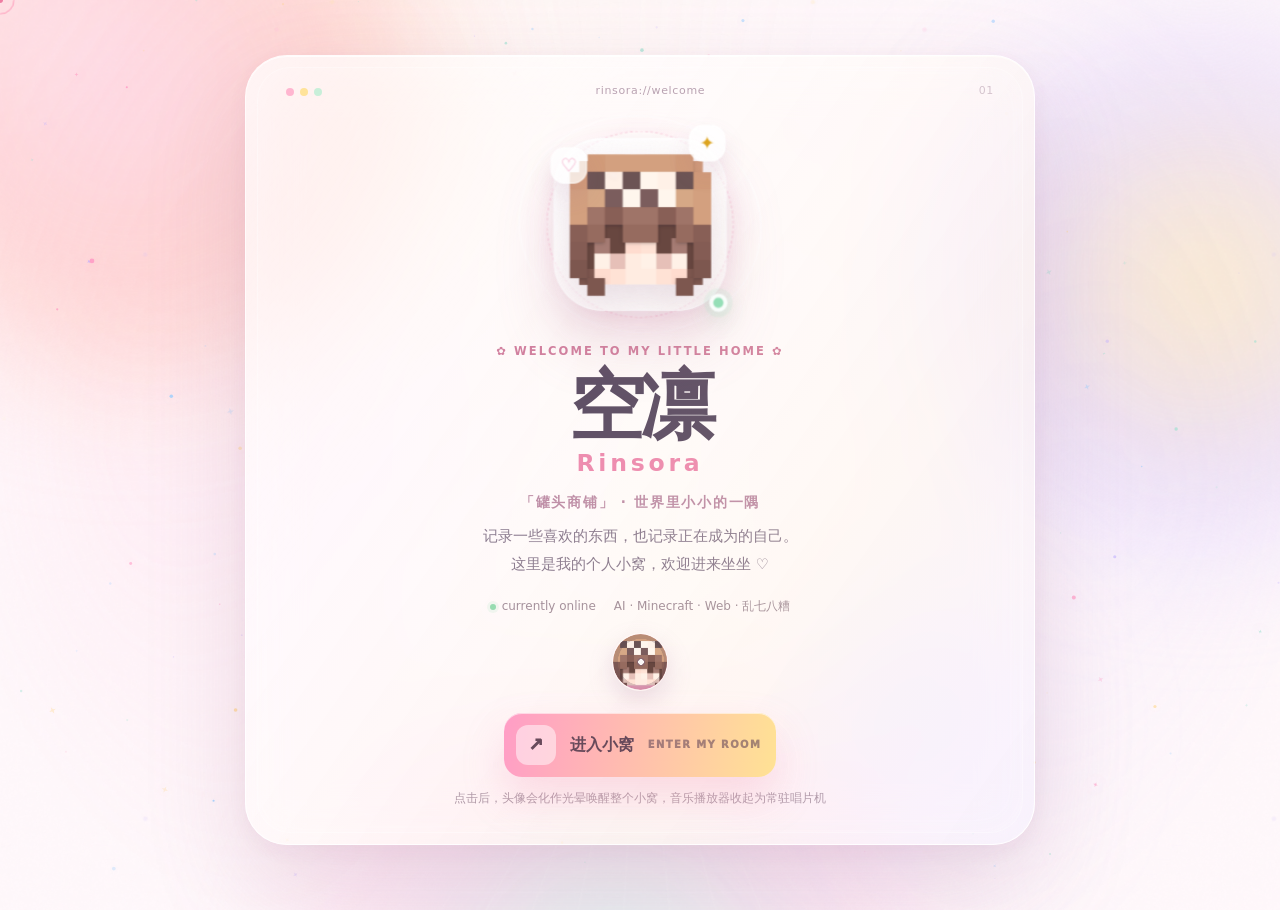
<file: index.html>
<!doctype html>
<html lang="zh-CN">
<head>
  <meta charset="utf-8">
  <meta name="viewport" content="width=device-width,initial-scale=1,viewport-fit=cover">
<!-- Home 2.0 public rollout. Preview controls remain explicit on local origins.
     ?classic=1 is the instant classic-mode fallback and is never rewritten. -->
<script>
(() => {
  const q = new URLSearchParams(location.search);
  const publicHost = location.hostname === 'rinsora.dpdns.org' ||
    location.hostname === 'rinsoraa.github.io';
  if ((!publicHost && q.get('releasePreview') !== '1') ||
      q.get('classic') === '1' ||
      (q.has('ui02') && q.get('ui02') !== '1')) return;
  let changed = false;
  for (const key of ['ui02', 'lab', 'memory', 'cover']) {
    if (q.has(key)) continue;
    q.set(key, '1'); changed = true;
  }
  if (changed) history.replaceState(history.state, '',
    location.pathname + '?' + q.toString() + location.hash);
  document.documentElement.dataset.homeRelease = '2';
})();
</script>
<!-- Memory is independently gated; the tiny reservation exists only in preview. -->
<script>
(() => {
  const q = new URLSearchParams(location.search);
  if (q.get('ui02') !== '1' || q.get('memory') !== '1') return;
  const root = document.documentElement;
  root.classList.add('memory-preview', 'v4'); root.dataset.memoryLoadState = 'loading';
  const guard = document.createElement('style'); guard.dataset.memoryBootStyle = '';
  guard.textContent = 'html.memory-preview #moments{scroll-margin-block-start:100svh}html.memory-preview #memoryGalleryMount{display:block;min-height:640px}html[data-memory-load-state="loading"]:not([data-memory-rendered]) #memoryGalleryMount{min-height:max(640px,100svh);padding:40px;color:var(--text)}@media(max-width:860px){html.memory-preview[data-pre-section="moments"] body:has(#app #about.active) .mobile-nav{grid-template-columns:repeat(4,minmax(0,1fr))}}';
  document.head.appendChild(guard);
  const critical = (location.hash || '').toLowerCase() === '#moments';
  // Only the active direct album competes for the startup network queue.
  if (critical) for (const [href, as] of [['ui02.css?v=rh-ui-hotfix-01', 'style'], ['memory-gallery-model.js?v=ui04b2-1', 'script'], ['memory-gallery.js?v=rh02fu1-1', 'script']]) {
    const hint = document.createElement('link'); hint.rel = 'preload'; hint.as = as; hint.href = href; document.head.appendChild(hint);
  }
  const loader = document.createElement('script'); loader.src = 'memory-gallery-loader.js?v=rh02fu1-1'; loader.fetchPriority = critical ? 'high' : 'low';
  let timer;
  function launch() { timer = setTimeout(failed, 12000); document.head.appendChild(loader); }
  function failed() { clearTimeout(timer); if (root.dataset.memoryLoadState !== 'loading') return; root.dataset.memoryLoadState = 'error'; root.classList.remove('memory-preview'); guard.remove(); const host = document.getElementById('memoryGalleryMount'); if (host) host.hidden = true; }
  loader.onload = () => clearTimeout(timer); loader.onerror = failed;
  if (critical || document.readyState !== 'loading') launch();
  else document.addEventListener('DOMContentLoaded', launch, { once: true });
})();
</script>
  <script>
    // Discover only the explicit Cover-home critical resources before the
    // parser-blocking base styles/scripts. Media hints select ONE art variant.
    if (new URLSearchParams(location.search).get('ui02') === '1' && new URLSearchParams(location.search).get('cover') === '1' && location.hash.toLowerCase() === '#about') {
      for (const [href, media] of [['cover-bedroom-mobile.webp', '(max-width: 430px)'], ['cover-bedroom-desktop.webp', '(min-width: 431px)']]) {
        const hint = document.createElement('link');
        hint.rel = 'preload'; hint.as = 'image'; hint.type = 'image/webp'; hint.media = media;
        hint.href = 'assets/illustrations/' + href; hint.fetchPriority = 'high';
        document.head.appendChild(hint);
      }
      for (const [href, as] of [['ui02.css?v=rh-ui-hotfix-01', 'style'], ['cover-stage.css?v=rh-ui-hotfix-01', 'style'], ['cover-stage.js?v=rh-ui-hotfix-01', 'script']]) {
        const hint = document.createElement('link'); hint.rel = 'preload'; hint.as = as; hint.href = href;
        document.head.appendChild(hint);
      }
    }
  </script>
  <meta name="theme-color" content="#ffd2e5">
  <meta name="description" content="空凛 / Rinsora 的个人小窝：记录 AI、Minecraft、Web、项目、博客与日常折腾。">
  <link rel="canonical" href="https://rinsora.dpdns.org/">
  <link rel="icon" href="favicon.ico" sizes="any">
  <link rel="icon" type="image/png" sizes="32x32" href="favicon-32.png">
  <link rel="apple-touch-icon" sizes="180x180" href="apple-touch-icon.png">
  <meta property="og:type" content="website">
  <meta property="og:site_name" content="空凛 · Rinsora 的小窝">
  <meta property="og:title" content="空凛 · Rinsora 的小窝">
  <meta property="og:description" content="记录一些喜欢的东西，也记录正在成为的自己。">
  <meta property="og:url" content="https://rinsora.dpdns.org/">
  <meta property="og:image" content="https://rinsora.dpdns.org/assets/site-card.png">
  <meta property="og:locale" content="zh_CN">
  <meta name="twitter:card" content="summary_large_image">
  <meta name="twitter:title" content="空凛 · Rinsora 的小窝">
  <meta name="twitter:description" content="记录一些喜欢的东西，也记录正在成为的自己。">
  <meta name="twitter:image" content="https://rinsora.dpdns.org/assets/site-card.png">
  <title>空凛 · Rinsora 的小窝</title>
  <link rel="stylesheet" href="style.css?v=ui03a-1">
  <!-- V3 组件 / 动画层：必须排在 style.css 之后（同名选择器靠后写者胜） -->
  <link rel="stylesheet" href="v3.css">
  <!-- 文章排版：真实文章页用它，首页点进文章时的 #spaPost 浮层也复用它 -->
  <link rel="stylesheet" href="posts/post.css">
  <!-- 音乐博物馆场景层（music-museum.css / -data.js / .js，约 200KB 源码）
       改为**按需加载**：首次进馆时由 script.js 的 loadMuseum() 注入，
       首屏不再拖这三份低频资源。它的选择器全圈在 .mm-* / body.museum-open 里，
       晚到的 CSS 不影响主页面的任何样式。 -->
  <!-- 主题 / 配色在首帧之前就写到根元素上，避免开屏时闪一下默认色。
       ⚠️ 这一段必须保持「无依赖 + 不抛错」：它在 head 里同步执行，
       一旦报错整个 body 都不会渲染。所以全部包在 try 里。
       注意：注释里不要出现 head / body 标签的字面量 —— 回归装置的注入
       锚点靠「标签在文档里唯一」来定位，文案撞上就会让探针整片报红。 -->
  <script>
  try{
    var root=document.documentElement;
    var PAL={'candy':'candy','sunset':'sunset','lavender':'lavender','lilac':'lavender','mint':'mint'};
    var pal=PAL[localStorage.getItem('rinsora-palette')];
    if(!pal) pal='candy';
    var night=localStorage.getItem('rinsora-theme')==='night';
    /* data-theme 是 V3 的正式写法；night 本身就是第 5 套配色，不是叠加 */
    var theme=night?'night':pal;
    root.setAttribute('data-theme',theme);
    var legacy=(pal==='lavender')?'lilac':pal;
    root.classList.add('pal-'+legacy);
    if(night) root.classList.add('night');
    var hue=localStorage.getItem('rinsora-hue');
    if(hue) root.style.setProperty('--hue', hue+'deg');

    /* 跨文档转场：上一个页面在离场时留了这个标记，
       本页首帧就把遮罩放上场（由一条纯 CSS 动画掀开，不依赖 JS）。 */
    try{ if(sessionStorage.getItem('rinsora-nav')) root.setAttribute('data-enter','1'); }catch(e){}

    /* 走「直达某个分栏」的链接进来（文章页的「回到博客列表」就是 #blog）：
       ① 开屏加载页没必要再放一遍，首帧直接按掉；
       ② 只渲染目标那一栏 —— 否则脚本要 50ms 后才跑，中间会先闪一下「主页」。
       两件事都靠 CSS 兜第一帧（.no-boot / [data-pre-section]），
       脚本接管后再把 data-pre-section 撤掉。 */
    var hs = location.hash || '';
    if (/^#(about|blog|projects|moments)$/i.test(hs)) root.setAttribute('data-pre-section', hs.slice(1).toLowerCase());
    else if (/^#\/post\//i.test(hs)) root.setAttribute('data-pre-section', 'blog');
    else if (new URLSearchParams(location.search).get('ui02') === '1' && new URLSearchParams(location.search).get('lab') === '1' && /^#\/lab\//i.test(hs)) root.setAttribute('data-pre-section', 'projects');
    if (root.hasAttribute('data-pre-section')) root.classList.add('no-boot');

    /* 回访（本会话里已经完整看过一次开屏，script.js 结束时记了标记）
       就不再放开屏：首帧直接挂 .no-boot 按掉，落地即欢迎页。
       真正的计时器收尾由 script.js 里的 skipBoot() 做，这里只管首帧不闪。 */
    try{ if(sessionStorage.getItem('rinsora-booted')) root.classList.add('no-boot'); }catch(e){}
  }catch(e){}
  </script>
<!-- Step 3：房间（3D）与抽屉样式。
     room/room.css 是独立 3D 试玩页的样式，内含 :root/body/h1 等全局规则；
     嵌入首页时 canvas 已由 room.js + room-drawer.css 负责尺寸，不再加载它，
     避免把首页的根背景、状态点、字体等一起污染。 -->
<link rel="stylesheet" href="room-drawer.css">
<!-- V4 视觉增强层：必须最后加载，用独立命名空间覆盖微光 / 玻璃 / 房间控件 -->
<link rel="stylesheet" href="v4.css?v=rh-ui-hotfix-02">
<link rel="stylesheet" href="home-hero.css">
<!-- UI-02 is opt-in; this file only activates presentation for ?ui02=1. -->
<script src="ui02.js?v=rh-ui-hotfix-01"></script>
<script>
// Strict Lab opt-in: no gallery assets or detail data on ordinary visits.
if (new URLSearchParams(location.search).get('ui02') === '1' && new URLSearchParams(location.search).get('lab') === '1') {
  document.documentElement.classList.add('lab-preview');
  document.documentElement.dataset.labLoadState = 'loading';
  const css = document.createElement('link'); css.rel = 'stylesheet'; css.href = 'project-lab.css?v=ui04a3-1';
  if (/^#(?:projects|\/lab\/)/i.test(location.hash)) css.setAttribute('blocking', 'render');
  const styled = new Promise((resolve, reject) => { css.onload = resolve; css.onerror = () => reject(new Error('Lab stylesheet unavailable')); });
  document.head.appendChild(css);
  const load = src => new Promise((resolve, reject) => {
    const s = document.createElement('script'); s.src = src; s.async = false;
    s.onload = resolve; s.onerror = () => { s.remove(); reject(new Error('Lab script unavailable')); };
    document.head.appendChild(s);
  });
  // Start the existing ordered scripts' transfers together; execution stays serial.
  if (/^#projects$/i.test(location.hash)) for (const href of ['project-lab-model.js?v=ui04a4-1', 'project-lab.js?v=ui04a4-1']) {
    const hint = document.createElement('link'); hint.rel = 'preload'; hint.as = 'script'; hint.fetchPriority = 'low'; hint.href = href; document.head.appendChild(hint);
  }
  const mediaData = fetch('project-media-data.json', { cache: 'no-cache' }).then(r => { if (!r.ok) throw new Error('Media configuration unavailable'); return r.json(); });
  mediaData.catch(() => {}); // Observed again below; avoid early unhandled rejection.
  const scripts = load('project-lab-data.js?v=ui04a3-1').catch(() => { window.RINSORA_PROJECT_LAB = {}; })
    .then(() => load('project-lab-model.js?v=ui04a4-1')).then(() => mediaData).then(doc => {
      window.RINSORA_PROJECT_MEDIA = doc;
    }).then(() => load('project-lab.js?v=ui04a4-1'));
  const dom = document.readyState === 'loading' ? new Promise(resolve => document.addEventListener('DOMContentLoaded', resolve, { once: true })) : Promise.resolve();
  let timer;
  const deadline = new Promise((_, reject) => { timer = setTimeout(() => reject(new Error('Lab load timeout')), 12000); });
  window.RinsoraLabReady = Promise.race([Promise.all([styled, scripts, dom]), deadline]).then(() => {
    clearTimeout(timer);
    if (window.RinsoraLabModel.validateMediaDocument(window.RINSORA_PROJECT_MEDIA, window.RinsoraProjects.read()).length) throw new Error('Invalid media configuration');
    if (!window.RinsoraLab?.init()) throw new Error('Lab initialization unavailable');
    document.documentElement.dataset.labLoadState = 'ready';
    if (/^#\/lab\//i.test(location.hash)) window.RinsoraHome.routeHash();
    return true;
  }).catch(() => {
    clearTimeout(timer); css.remove();
    document.documentElement.classList.remove('lab-preview');
    document.documentElement.dataset.labLoadState = 'error';
    if (window.RinsoraLab) window.RinsoraLab.enabled = false;
    for (const id of ['creativeLab', 'labDetail', 'labLightbox']) {
      const node = document.getElementById(id); if (node?.open) node.close(); node?.remove();
    }
    document.getElementById('projects')?.classList.remove('lab-ready');
    document.body?.classList.remove('lab-detail-open');
    window.RinsoraHome?.refreshRecent();
    return false; // Existing project tree remains available; reload retries.
  });
}
</script>
<script>
  // Load Cover Reveal resources only for its explicit preview.
  if (new URLSearchParams(location.search).get('ui02') === '1' && new URLSearchParams(location.search).get('cover') === '1') {
    document.documentElement.classList.add('cover-preview');
    if (location.hash.toLowerCase() === '#about') document.documentElement.classList.add('cover-home');
    document.documentElement.dataset.coverLoadState = 'loading';
    // Resource failure must leave a usable UI-02 page. Reload retries the same
    // URL without retaining half-initialized listeners or a second controller.
    const coverFallback = () => {
      const root = document.documentElement;
      root.dataset.coverLoadState = 'error';
      document.getElementById('coverStage')?.remove();
      root.classList.remove('cover-preview', 'cover-home', 'cover-exposed', 'cover-settling');
      const offerRetry = () => {
        if (document.getElementById('coverRetry')) return;
        const retry = document.createElement('button');
        retry.id = 'coverRetry'; retry.className = 'soft-btn'; retry.type = 'button';
        retry.textContent = '封面加载失败，点击重试';
        retry.addEventListener('click', () => location.reload());
        document.getElementById('about')?.before(retry);
      };
      if (document.readyState === 'loading') document.addEventListener('DOMContentLoaded', offerRetry, { once: true });
      else offerRetry();
    };
    window.addEventListener('rinsora-cover-error', coverFallback, { once: true });
    // Resolve preview geometry before the direct-about first paint.
    document.querySelector('link[rel="stylesheet"][href^="ui02.css"]')?.setAttribute('blocking', 'render');
    const coverStyle = document.createElement('link');
    coverStyle.rel = 'stylesheet';
    coverStyle.href = 'cover-stage.css?v=rh-ui-hotfix-01';
    coverStyle.dataset.coverStageStyles = '1';
    coverStyle.dataset.coverStageState = 'loading';
    coverStyle._rinsoraCoverReady = new Promise(resolve => {
      let completed = false;
      const finish = (ok) => {
        if (completed) return;
        completed = true; clearTimeout(deadline);
        coverStyle.dataset.coverStageState = ok ? 'ready' : 'error';
        if (!ok) { coverStyle.remove(); coverFallback(); }
        resolve(ok);
      };
      const deadline = setTimeout(() => finish(false), 12000);
      coverStyle.addEventListener('load', () => finish(true), { once: true });
      coverStyle.addEventListener('error', () => finish(false), { once: true });
    });
    coverStyle.setAttribute('blocking', 'render');
    document.head.appendChild(coverStyle);
    const coverScript = document.createElement('script');
    coverScript.src = 'cover-stage.js?v=rh-ui-hotfix-01';
    coverScript.defer = true;
    const scriptDeadline = setTimeout(coverFallback, 12000);
    coverScript.addEventListener('load', () => clearTimeout(scriptDeadline), { once: true });
    coverScript.addEventListener('error', () => { clearTimeout(scriptDeadline); coverFallback(); }, { once: true });
    document.head.appendChild(coverScript);
  }
</script>
</head>
<body>
<script>
// Opt-in ambient image only: paint it without waiting for all deferred app
// scripts. The existing Cover controller still owns every interaction/state.
if (document.documentElement.classList.contains('cover-preview') && document.documentElement.dataset.coverLoadState !== 'error') {
  const stage = document.createElement('div');
  stage.id = 'coverStage'; stage.setAttribute('aria-hidden', 'true');
  stage.style.display = 'none'; // Never expose unstyled DOM if Cover CSS fails.
  stage.innerHTML = '<picture class="cover-art"><source media="(max-width: 430px)" type="image/webp"><source type="image/webp"><img id="coverBedroomImage" width="1672" height="941" alt="" decoding="async" fetchpriority="high"></picture>';
  document.body.appendChild(stage);
  const image = stage.querySelector('img'), sources = stage.querySelectorAll('source');
  let started = false, pngFallback = false, failed = false;
  const art = {
    stage, image,
    get failed() { return failed; },
    prepare(highPriority = false) {
      if (highPriority) image.fetchPriority = 'high';
      if (started) return;
      started = true;
      sources[0].srcset = 'assets/illustrations/cover-bedroom-mobile.webp';
      sources[1].srcset = 'assets/illustrations/cover-bedroom-desktop.webp';
      image.src = 'assets/illustrations/cover-bedroom-desktop.png';
    }
  };
  window.RinsoraCoverArt = art;
  image.addEventListener('load', async () => {
    const current = image.currentSrc;
    try {
      await image.decode();
      if (current !== image.currentSrc) return;
      stage.style.setProperty('--cover-image', `url("${current}")`);
      stage.classList.add('art-ready');
    } catch (_) { /* Keep the theme gradient on decode failure. */ }
    stage.dispatchEvent(new Event('coverartchange'));
  });
  image.addEventListener('error', () => {
    if (!pngFallback) {
      pngFallback = true;
      sources.forEach(source => source.removeAttribute('srcset'));
      image.src = 'assets/illustrations/cover-bedroom-desktop.png';
    } else { failed = true; stage.classList.remove('art-ready'); }
    stage.dispatchEvent(new Event('coverartchange'));
  });
  document.querySelector('[data-cover-stage-styles]')._rinsoraCoverReady.then(ok => {
    if (ok && document.documentElement.dataset.coverLoadState !== 'error') stage.style.removeProperty('display');
  });
  if (location.hash.toLowerCase() === '#about') art.prepare(true);
}
</script>

<!-- Step 3：房间抽屉撑开块（位于正常流，展开时把页面内容真正往下推） -->
<div id="roomDrawerSpacer" aria-hidden="true"></div>
<a class="skip-link" href="#mainContent">跳到主内容</a>
<!-- 跨文档转场遮罩：平时 opacity:0；离场时 .on，新文档首帧由 data-enter 掀开 -->
<div class="page-cover" id="pageCover" aria-hidden="true"></div>

<div class="scene" aria-hidden="true">
  <div class="aurora aurora-a"></div>
  <div class="aurora aurora-b"></div>
  <div class="aurora aurora-c"></div>
  <div class="aurora aurora-d"></div>
  <div class="grid-floor"></div>
  <div class="scene-noise"></div>
</div>
<canvas id="starCanvas" aria-hidden="true"></canvas>
<div class="ambient-glow" id="ambientGlow" aria-hidden="true"></div>
<div class="cursor-dot" id="cursorDot" aria-hidden="true"></div>
<div class="cursor-ring" id="cursorRing" aria-hidden="true"><span>♡</span></div>

<!-- 开屏 -->
<div class="boot-screen" id="bootScreen">
  <div class="boot-orbit" aria-hidden="true"></div>
  <div class="boot-card">
    <div class="boot-mark"><span aria-hidden="true">R</span><img src="assets/avatar.png" alt="" onerror="this.remove()"></div>
    <p class="boot-kicker">RINSORA SYSTEM</p>
    <h1>正在打开空凛的小世界</h1>
    <p class="boot-sub">loading my little world...</p>
    <div class="boot-progress"><i id="bootProgress"></i></div>
    <div class="boot-meta"><span>♡ candy room</span><span id="bootPercent">0%</span></div>
  </div>
</div>

<!-- Room Reveal 入场层：光晕扩散 + 粒子引导线。
     挂在 .app 之外（body 上），绝不参与 .app 的层叠 / fixed 包含块。 -->
<div class="room-reveal" id="roomReveal" aria-hidden="true"></div>
<canvas class="entry-particles" id="entryParticles" aria-hidden="true"></canvas>

<!-- 欢迎页：门口只保留头像、简介、音乐、进入按钮 -->
<main class="welcome-screen" id="welcomeScreen">
  <div class="welcome-halo" aria-hidden="true"></div>
  <div class="welcome-card glass" id="welcomeCard">
    <div class="window-head">
      <div class="window-dots"><i></i><i></i><i></i></div>
      <span>rinsora://welcome</span>
      <span class="window-id">01</span>
    </div>

    <div class="mascot-wrap" id="landingMascot">
      <div class="mascot-orbit orbit-one"></div>
      <div class="mascot-orbit orbit-two"></div>
      <div class="mascot-ring"></div>
      <div class="avatar-glass">
        <img class="avatar avatar-large" src="assets/avatar.png" alt="空凛的头像" onerror="this.onerror=null;this.src='assets/avatar.svg'">
      </div>
      <span class="status-dot" title="在线"></span>
      <div class="mascot-sticker sticker-a">♡</div>
      <div class="mascot-sticker sticker-b">✦</div>
    </div>

    <p class="eyebrow">✿ WELCOME TO MY LITTLE HOME ✿</p>
    <h1 class="welcome-name">空凛<span>Rinsora</span></h1>
    <div class="welcome-nest">「罐头商铺」 · 世界里小小的一隅</div>
    <p class="welcome-bio">记录一些喜欢的东西，也记录正在成为的自己。<br>这里是我的个人小窝，欢迎进来坐坐 ♡</p>

    <div class="landing-meta">
      <span><i class="tiny-dot"></i> currently online</span>
      <span>AI · Minecraft · Web · 乱七八糟</span>
    </div>

    <div id="landingPlayer"></div>

    <button class="enter-btn magnetic" id="enterBtn" type="button">
      <span class="enter-icon">↗</span>
      <span>进入小窝</span>
      <em>ENTER MY ROOM</em>
    </button>
    <p class="tip">点击后，头像会化作光晕唤醒整个小窝，音乐播放器收起为常驻唱片机</p>
  </div>
</main>

<!-- 桌面态 -->
<div class="app" id="app">
  <aside class="side-rail" aria-label="个人资料与导航">
    <div class="rail-top">
      <span class="rail-index">RINSORA / 01</span>
      <span class="rail-squiggle">⌁</span>
    </div>

    <div class="avatar-nav-wrap" id="avatarNavWrap">
      <div class="avatar-hint">MOVE HERE ♡</div>
      <div class="avatar-backlight" aria-hidden="true"></div>
      <button class="avatar-button" id="avatarButton" aria-label="打开导航">
        <img class="avatar avatar-sidebar" src="assets/avatar.png" alt="空凛" onerror="this.onerror=null;this.src='assets/avatar.svg'">
      </button>
      <nav class="radial-nav no-js" id="radialNav" aria-label="主导航">
        <!-- 位置由 script.js 按极坐标算好写进 --nx/--ny/--nr，节点数量随便加。
             .no-js 里那份是「脚本没跑起来」时的兜底扇形。
             ⚠️ 第 5 个节点（音乐博物馆）把单圈挤满了，NAV_CFG 是重解过的，
                改节点数 / 改卡片尺寸都要重跑 _navfit.py，别只调数字试。

             data-label 是给 861~1150px 紧凑档的 tooltip 用的：
             那一档圆点里只显示 <span> 图标，<b>/<small> 被 CSS 收起，
             tooltip 用 ::after + attr(data-label) 取名字（纯 CSS，零 JS）。
             改中文名要连这里的 data-label 一起改，否则 tooltip 会显示旧名字。 -->
        <button class="radial-item active" data-target="about" data-label="主页" type="button"><span>♡</span><b>主页</b><small>ABOUT</small></button>
        <button class="radial-item" data-target="blog" data-label="博客" type="button"><span>✎</span><b>博客</b><small>BLOG</small></button>
        <button class="radial-item" data-target="projects" data-label="项目" type="button"><span>✦</span><b>项目</b><small>PROJECTS</small></button>
        <button class="radial-item" data-target="moments" data-label="碎碎念" type="button"><span>☁</span><b>碎碎念</b><small>MOMENTS</small></button>
        <!-- data-museum 而不是 data-target：它进的是 overlay 场景，不是分栏，
             不能被 navigateTo 那套（TITLES / WIDTHS / 转场）当成第 5 个分栏。 -->
        <button class="radial-item" data-museum="1" data-label="音乐博物馆" type="button"><span>◎</span><b>音乐博物馆</b><small>MUSEUM</small></button>
      </nav>
    </div>

    <div class="side-name">
      <strong>空凛</strong>
      <span>Rinsora</span>
      <small>「罐头商铺」 · 世界里小小的一隅</small>
    </div>
    <div class="side-links" aria-label="联系方式">
      <a class="side-link" href="https://github.com/rinsoraa" target="_blank" rel="noopener noreferrer" title="GitHub" aria-label="GitHub 主页">
        <svg viewBox="0 0 16 16" aria-hidden="true"><path d="M8 0C3.58 0 0 3.58 0 8c0 3.54 2.29 6.53 5.47 7.59.4.07.55-.17.55-.38 0-.19-.01-.82-.01-1.49-2.01.37-2.53-.49-2.69-.94-.09-.23-.48-.94-.82-1.13-.28-.15-.68-.52-.01-.53.63-.01 1.08.58 1.23.82.72 1.21 1.87.87 2.33.66.07-.52.28-.87.51-1.07-1.78-.2-3.64-.89-3.64-3.95 0-.87.31-1.59.82-2.15-.08-.2-.36-1.02.08-2.12 0 0 .67-.21 2.2.82.64-.18 1.32-.27 2-.27s1.36.09 2 .27c1.53-1.04 2.2-.82 2.2-.82.44 1.1.16 1.92.08 2.12.51.56.82 1.27.82 2.15 0 3.07-1.87 3.75-3.65 3.95.29.25.54.73.54 1.48 0 1.07-.01 1.93-.01 2.2 0 .21.15.46.55.38A8.01 8.01 0 0016 8c0-4.42-3.58-8-8-8z"/></svg>
      </a>
      <a class="side-link" href="https://space.bilibili.com/499715663" target="_blank" rel="noopener noreferrer" title="Bilibili" aria-label="Bilibili 主页">
        <svg viewBox="0 0 24 24" aria-hidden="true"><path d="M17.813 4.653h.854c1.51.054 2.769 1.315 2.833 2.825v7.827c-.054 1.51-1.315 2.769-2.825 2.833H5.325c-1.51-.054-2.769-1.315-2.833-2.825V7.478c.054-1.51 1.315-2.77 2.825-2.825h.854l-1.71-1.71a.91.91 0 0 1 0-1.288.91.91 0 0 1 1.288 0l2.38 2.38 2.38-2.38a.91.91 0 0 1 1.288 0 .91.91 0 0 1 0 1.288l-1.71 1.71zm-5.846 3.9a1.53 1.53 0 0 0-1.53 1.53v.03c0 .846.685 1.53 1.53 1.53s1.53-.684 1.53-1.53v-.03a1.53 1.53 0 0 0-1.53-1.53zm.1 6.4c-1.145 0-1.996-.468-1.996-1.034 0-.566.851-1.034 1.996-1.034s1.996.468 1.996 1.034c0 .566-.85 1.034-1.996 1.034zm4.933-6.4a1.53 1.53 0 0 0-1.53 1.53v.03c0 .846.685 1.53 1.53 1.53s1.53-.684 1.53-1.53v-.03a1.53 1.53 0 0 0-1.53-1.53z"/></svg>
      </a>
      <button class="side-link" type="button" data-copy="2731431246" data-label="QQ 号" title="QQ：2731431246" aria-label="复制 QQ 号">
        <svg viewBox="0 0 24 24" aria-hidden="true"><path d="M12 3C6.48 3 2 6.94 2 11.8c0 2.68 1.37 5.08 3.5 6.68-.14.66-.52 2.07-1.7 3.02-.2.16-.04.5.2.44 1.64-.42 3.06-1.2 4.02-1.93.94.2 1.94.32 2.98.32 5.52 0 10-3.94 10-8.8S17.52 3 12 3z"/></svg>
      </button>
      <button class="side-link" type="button" data-copy="2731431246@qq.com" data-label="邮箱" title="邮箱：2731431246@qq.com" aria-label="复制邮箱">
        <svg viewBox="0 0 24 24" aria-hidden="true"><path d="M4 4h16c1.1 0 2 .9 2 2v12c0 1.1-.9 2-2 2H4c-1.1 0-2-.9-2-2V6c0-1.1.9-2 2-2zm0 4v10h16V8l-8 5-8-5z"/></svg>
      </button>
    </div>
    <div class="side-status"><span></span><b id="sidePresence">ONLINE</b></div>

    <div class="rail-bottom">
      <span>SCROLL / EXPLORE</span>
      <i>↓</i>
    </div>
  </aside>

  <section class="content" id="mainContent" role="main">
    <header class="topbar">
      <div class="crumb">
        <p class="eyebrow">MY LITTLE SPACE</p>
        <h2 id="sectionTitle">主页</h2>
      </div>
      <div class="top-actions">
        <button class="soft-btn dock-btn" id="themeBtn" type="button" title="切换夜间模式" aria-label="切换夜间模式">
          <span class="dock-ic">
            <svg class="ic-moon" viewBox="0 0 24 24" fill="none" stroke="currentColor" stroke-width="1.9"><path d="M20.8 13.1A8.6 8.6 0 1 1 10.9 3.2a6.7 6.7 0 0 0 9.9 9.9Z"/></svg>
            <svg class="ic-sun" viewBox="0 0 24 24" fill="none" stroke="currentColor" stroke-width="1.9"><circle cx="12" cy="12" r="4.1"/><path d="M12 2.3v2.1M12 19.6v2.1M4.3 4.3l1.5 1.5M18.2 18.2l1.5 1.5M2.3 12h2.1M19.6 12h2.1M4.3 19.7l1.5-1.5M18.2 5.8l1.5-1.5"/></svg>
          </span>
          <span class="dock-label" id="themeLabel">夜间模式</span>
        </button>
        <button class="soft-btn dock-btn" id="miniLyricsBtn" type="button" title="隐藏底部歌词" aria-label="显示或隐藏底部歌词" aria-pressed="true">
          <span class="dock-ic">
            <svg viewBox="0 0 24 24" fill="none" stroke="currentColor" stroke-width="1.9"><path d="M9 18.1V5.3l10-2v12.5"/><circle cx="6.4" cy="18.1" r="2.6"/><circle cx="16.4" cy="15.8" r="2.6"/></svg>
          </span>
          <span class="dock-label">歌词</span>
        </button>
        <button class="soft-btn dock-btn settings-open" id="settingsBtn" type="button" aria-label="打开设置">
          <span class="dock-ic">⚙</span>
          <span class="dock-label">外观</span>
        </button>
      </div>
    </header>

    <div class="page-progress"><i id="pageProgress"></i></div>

    <div class="section-stack">
      <!-- ABOUT -->
      <section class="page-section active" id="about">
        <div class="about-hero home-hero" aria-labelledby="homeHeroTitle">
          <div class="home-hero-copy">
            <p class="home-hero-kicker">RINSORA'S HOME / LIVING LAB</p>
            <h3 id="homeHeroTitle">你好，我是<span>空凛。</span></h3>
            <p class="home-hero-lead">也可以叫我 Rinsora。<br>把喜欢的东西，慢慢装进自己的小世界。</p>
            <p class="home-hero-description">喜欢研究那些“本来没有必要，但做出来很有意思”的东西。在这里记录项目、创作，以及日常的碎碎念。</p>
            <ul class="home-hero-tags" aria-label="兴趣"><li>AI</li><li>Minecraft</li><li>Web</li><li>Design</li></ul>
          </div>
          <figure class="home-hero-art">
            <picture>
              <source media="(max-width: 620px)" type="image/webp" srcset="assets/illustrations/hero-mobile.webp" width="1086" height="1448">
              <source media="(max-width: 620px)" srcset="assets/illustrations/hero-mobile.png" width="1086" height="1448">
              <source type="image/webp" srcset="assets/illustrations/hero-desktop.webp" width="1536" height="1024">
              <img id="homeHeroImage" src="assets/illustrations/hero-desktop.png" width="1536" height="1024" alt="暖灯下的小窝：空凛坐在书桌旁，窗外是夜空，猫咪在床上休息。" loading="lazy" decoding="async" fetchpriority="low">
            </picture>
            <figcaption>A LITTLE ROOM, A WORLD OF IDEAS.</figcaption>
          </figure>
          <div class="home-hero-actions">
            <a class="home-hero-button home-hero-primary" href="#projects" data-target="projects" id="heroProjects">探索作品 <span aria-hidden="true">↗</span></a>
            <button class="home-hero-button" type="button" id="heroRoom">进入我的房间 <span aria-hidden="true">→</span></button>
            <p class="home-hero-status" id="heroRoomStatus" role="status"></p>
          </div>
        </div>

        <div id="recentFeed"></div>

        <section class="home-content-group home-now-group" aria-labelledby="homeNowTitle">
        <div class="section-heading fancy-heading">
          <span>✦</span><h3 id="homeNowTitle">最近在做什么</h3><small>NOW / STATUS</small><span class="line"></span>
        </div>
        <div class="now-panel card tilt-card">
          <div class="now-head">
            <div>
              <span class="now-kicker">✦ NOW PLAYING</span>
              <p>把正在发生的事情，留一点点记录。</p>
            </div>
            <span class="now-live"><i></i><b>Online</b><span class="now-sep">·</span>Last update <strong id="nowUpdate">—</strong></span>
          </div>
          <ul class="now-list">
            <li><span class="now-label">正在折腾</span><span class="now-val">AI Agent</span><i>🤖</i></li>
            <li><span class="now-label">最近沉迷</span><span class="now-val">Minecraft</span><i>⛏</i></li>
            <li><span class="now-label">正在制作</span><span class="now-val">Rinsora's Home</span><i>🌸</i></li>
            <li class="is-blank"><span class="now-label">下一件想做</span><span class="now-val">？？？</span><i>✦</i></li>
          </ul>
        </div>

        </section>

        <div class="about-lower">
          <article class="quote-card card tilt-card">
            <div class="quote-mark">“</div>
            <p>欢迎来到我的小世界。<br>这里不追求什么都做好，只想把喜欢的东西慢慢装进来。</p>
            <span>— 空凛 / Rinsora</span>
          </article>
          <article class="time-card card">
            <div class="time-top"><span>TIME IN MY LITTLE WORLD</span><b id="liveClock">--:--</b></div>
            <div class="time-date" id="liveDate">2026.09.22 · Tuesday</div>
            <!-- 四条真实周期进度（按自然日 / 周 / 月 / 年算，不是估算值），每秒刷新 -->
            <div class="time-rows">
              <div class="time-row"><span class="tr-label">TODAY</span><span class="tr-bar"><i id="dayBar"></i></span><b class="tr-pct" id="dayBarPct">0%</b></div>
              <div class="time-row"><span class="tr-label">WEEK</span><span class="tr-bar"><i id="weekBar"></i></span><b class="tr-pct" id="weekBarPct">0%</b></div>
              <div class="time-row"><span class="tr-label">MONTH</span><span class="tr-bar"><i id="monthBar"></i></span><b class="tr-pct" id="monthBarPct">0%</b></div>
              <div class="time-row"><span class="tr-label">YEAR</span><span class="tr-bar"><i id="yearBar"></i></span><b class="tr-pct" id="yearBarPct">0%</b></div>
            </div>
            <div class="time-foot"><span id="todayLine">Tuesday · 22 Sep</span><span id="timeZone">local time</span></div>
            <!-- 旧版的单条今日进度：保留 DOM，兼容老样式与老脚本 -->
            <div class="time-track" hidden><i id="timeProgress"></i></div>
            <div class="time-foot" hidden><span>今日进度</span><b id="dayPercent">0%</b></div>
          </article>
        </div>

        <section class="home-content-group home-moments-group" aria-labelledby="homeMomentsTitle">
        <div class="section-heading fancy-heading">
          <span>☁</span><h3 id="homeMomentsTitle">一点碎碎念</h3><small>MOMENTS</small><span class="line"></span>
          <a class="soft-btn" href="#moments" style="margin-left:10px">看全部 →</a>
        </div>
        <!-- 主页只放最新的三条（脚本按日期排序后 slice 3），完整时间线在 #moments -->
        <div class="moments-grid" id="momentsTeaser"></div>
        </section>
      </section>

      <!-- MOMENTS -->
      <section class="page-section" id="moments">
        <div id="memoryGalleryMount" hidden aria-busy="true">正在翻开回忆册…</div>
        <script>
          if (document.documentElement.dataset.memoryLoadState === 'loading') {
            document.getElementById('memoryGalleryMount').hidden = false;
            if (document.documentElement.dataset.preSection === 'moments') document.getElementById('sectionTitle').textContent = '碎碎念';
            document.dispatchEvent(new Event('rinsora:memory-mount'));
          }
        </script>
        <div class="section-hero-row moments-head">
          <div>
            <div class="section-kicker">☁ MOMENTS / 04</div>
            <h3 class="section-display">一些还没有长成文章的<br><span>碎碎念。</span></h3>
            <p class="section-sub">不够详细写成一篇，但又不想让它就这么过去。</p>
          </div>
          <div class="moments-stat">
            <div><b id="momentsCount">0</b>条记录</div>
            <div><b id="momentsLast">—</b>最近一次</div>
          </div>
        </div>

        <div class="section-heading"><span>☁</span><h3>时间线</h3><small>TIMELINE</small><span class="line"></span></div>
        <div class="timeline" id="momentsGrid"></div>
      </section>

      <!-- BLOG -->
      <section class="page-section" id="blog">
        <div class="section-hero-row">
          <div>
            <div class="section-kicker">✿ BLOG / 02</div>
            <h3 class="section-display">一些折腾记录、<br><span>想法和技术笔记。</span></h3>
            <p class="section-sub">有些东西写下来之后，才发现自己真的做过。</p>
          </div>
          <div class="hero-orbit" aria-hidden="true"><span>BLOG</span><i>✦</i></div>
        </div>

        <div class="section-heading"><span>✿</span><h3>博客 / 随笔</h3><small>ARTICLES</small><span class="line"></span></div>
        <div class="blog-filter" id="blogFilter"></div>

        <div class="blog-grid">
          <article class="blog-card card tilt-card" data-cat="随笔" data-min="1">
            <span class="date">2026.10.04</span>
            <h4><a class="card-title-link" href="posts/post-2026-10-04.html">一个小项目写三天，花了六亿token...</a></h4>
            <p>懒得手动审查工作流（其实是大部分都看不懂~(￣▽￣)~），所以我想让两个agent互相监督。……</p>
            <div class="blog-foot"><span class="bm-cat">随笔</span><span class="bm-min">1 min</span><a class="read-more" href="posts/post-2026-10-04.html">READ MORE ↗</a></div>
          </article>
          <article class="blog-card card tilt-card" data-cat="开发" data-min="7">
            <span class="date">2026.09.24</span>
            <h4><a class="card-title-link" href="posts/music-museum-debugging.html">给音乐博物馆写回归装置：抓那些「看着对、其实没生效」的 bug</a></h4>
            <p>一个纯静态小站为什么需要 1685 条自动化断言，以及几类只有测试才能抓住的静默 bug。</p>
            <div class="blog-foot"><span class="bm-cat">开发</span><span class="bm-min">7 min</span><a class="read-more" href="posts/music-museum-debugging.html">READ MORE ↗</a></div>
          </article>
          <article class="blog-card card tilt-card" data-cat="随笔" data-min="1">
            <span class="date">2026.09.21</span>
            <h4><a class="card-title-link" href="posts/hello.html">Hello</a></h4>
            <p>罐头</p>
            <div class="blog-foot"><span class="bm-cat">随笔</span><span class="bm-min">1 min</span><a class="read-more" href="posts/hello.html">READ MORE ↗</a></div>
          </article>
          <article class="blog-card card tilt-card" data-cat="随笔" data-min="3">
            <span class="date">2026.09.21</span>
            <h4><a class="card-title-link" href="posts/why-i-made-my-own-home.html">为什么我想做一个属于自己的小窝</a></h4>
            <p>从“想有个主页”开始，慢慢把喜欢的东西装进去……</p>
            <div class="blog-foot"><span class="bm-cat">随笔</span><span class="bm-min">3 min</span><a class="read-more" href="posts/why-i-made-my-own-home.html">READ MORE ↗</a></div>
          </article>
          <article class="blog-card card tilt-card" data-cat="工作流" data-min="4">
            <span class="date">2026.09.18</span>
            <h4><a class="card-title-link" href="posts/ai-workflow.html">把 AI 工具变成日常工作流</a></h4>
            <p>一些正在尝试的自动化思路、工具组合和踩坑记录。</p>
            <div class="blog-foot"><span class="bm-cat">工作流</span><span class="bm-min">4 min</span><a class="read-more" href="posts/ai-workflow.html">READ MORE ↗</a></div>
          </article>
          <article class="blog-card card tilt-card" data-cat="捣鼓日志" data-min="4">
            <span class="date">2026.09.10</span>
            <h4><a class="card-title-link" href="posts/minecraft-server-log.html">Minecraft 服务器折腾日志</a></h4>
            <p>整合包、联机、端口、Mod……总会有下一件要修的事。</p>
            <div class="blog-foot"><span class="bm-cat">捣鼓日志</span><span class="bm-min">4 min</span><a class="read-more" href="posts/minecraft-server-log.html">READ MORE ↗</a></div>
          </article>
        </div>
        <p class="blog-empty" id="blogEmpty" hidden>这个分类下还没有文章 ✦</p>

        <div class="blog-end-cap"><span>✦</span> KEEP WRITING <span>♡</span></div>
      </section>

      <!-- PROJECTS -->
      <section class="page-section" id="projects">
        <div class="section-hero-row project-hero-row">
          <div>
            <div class="section-kicker">★ PROJECTS / 03</div>
            <h3 class="section-display">把一些“<span>没啥用</span>”的东西，<br>做出来。</h3>
            <p class="section-sub">也许没用，但每一个都属于空凛的折腾记录。</p>
          </div>
          <div class="project-mascot" aria-hidden="true">
            <span>BUILD</span><strong>✦</strong><em>• • •</em>
          </div>
        </div>

        <div class="project-note card">
          <div class="note-pin"></div>
          <strong>PROJECT SHELF</strong>
          <p>这里会慢慢摆满小工具、Minecraft 实验、Bot 和各种奇奇怪怪的网页。</p>
          <span>Rinsora / Collection 2026</span>
        </div>

        <div class="section-heading"><span>★</span><h3>项目</h3><small>COLLECTION</small><span class="line"></span></div>
        <div class="project-tree" id="projectTree"></div>
      </section>
    </div>
  </section>

  <aside id="floatingPlayer"></aside>

  <!-- 设置抽屉 -->
  <div class="settings-mask" id="settingsMask" aria-hidden="true"></div>
  <div class="settings-panel" id="settingsPanel" role="dialog" aria-modal="true" aria-label="外观设置" aria-hidden="true" tabindex="-1" inert>
    <div class="settings-head">
      <div><p>RINSORA LAB</p><h3>小窝设置</h3></div>
      <button type="button" class="settings-close" id="settingsClose" aria-label="关闭"><svg viewBox="0 0 24 24" aria-hidden="true" focusable="false"><path d="M6 6l12 12M18 6L6 18"/></svg></button>
    </div>

    <div class="settings-tabs">
      <button class="set-tab active" data-tab="appearance" type="button">外观</button>
      <button class="set-tab" data-tab="effects" type="button">特效</button>
      <button class="set-tab" data-tab="aboutSite" type="button">关于</button>
    </div>

    <div class="set-pane active" data-pane="appearance">
      <div class="set-block">
        <label>主题配色 <output id="themeNow">candy</output></label>
        <!-- data-theme 是 V3 的主题名；夜间本身就是第 5 套配色，
             不是「在别的配色上叠一层深色」，所以它和另外四个是平级的。 -->
        <div class="theme-grid">
          <button data-theme="candy" type="button"><i class="swatch sw-candy"></i><span>糖果粉黄</span><em>CANDY</em></button>
          <button data-theme="sunset" type="button"><i class="swatch sw-sunset"></i><span>蜜桃晚霞</span><em>SUNSET</em></button>
          <button data-theme="lavender" type="button"><i class="swatch sw-lavender"></i><span>梦幻紫蓝</span><em>LAVENDER</em></button>
          <button data-theme="mint" type="button"><i class="swatch sw-mint"></i><span>薄荷汽水</span><em>MINT</em></button>
          <button data-theme="night" type="button"><i class="swatch sw-night"></i><span>深夜紫黑</span><em>NIGHT</em></button>
        </div>
        <p class="set-note">主题会一起换掉背景、极光、玻璃卡片、按钮、导航、歌词高亮与项目标签 —— 不只是变个底色。</p>
      </div>
      <div class="set-block">
        <label for="hueRange">主题色相 <output id="hueValue">0°</output></label>
        <input id="hueRange" type="range" min="-30" max="40" value="0">
        <p class="set-note">色相只作用在背景场景层，不会污染文字与按钮的配色。</p>
      </div>
      <div class="set-block">
        <div class="set-toggle"><span><b>夜间模式</b><small>快速在日间 / 夜间之间切换</small></span><button class="switch" id="nightSwitch" type="button" aria-label="夜间模式"><i></i></button></div>
      </div>
    </div>

    <div class="set-pane" data-pane="effects">
      <div class="set-toggle"><span><b>星尘粒子</b><small>背景里漂浮的小光点（Canvas，不是一堆 DOM）</small></span><button class="switch on" data-setting="particles" type="button" aria-label="星尘粒子"><i></i></button></div>
      <div class="set-toggle"><span><b>极光光晕</b><small>背景里缓慢游动的几团色雾</small></span><button class="switch on" data-setting="aurora" type="button" aria-label="极光光晕"><i></i></button></div>
      <div class="set-toggle"><span><b>装饰元素</b><small>网格地面、噪点、漂浮的小星星</small></span><button class="switch on" data-setting="decor" type="button" aria-label="装饰元素"><i></i></button></div>
      <div class="set-toggle"><span><b>鼠标光晕</b><small>光圈会追着你的指针（仅桌面）</small></span><button class="switch on" data-setting="cursor" type="button" aria-label="鼠标光晕"><i></i></button></div>
      <div class="set-toggle"><span><b>卡片倾斜</b><small>悬停时产生轻微 3D 反光</small></span><button class="switch on" data-setting="tilt" type="button" aria-label="卡片倾斜"><i></i></button></div>
      <div class="set-toggle"><span><b>点击涟漪</b><small>点击时留下一圈水波和几颗小心心</small></span><button class="switch on" data-setting="ripple" type="button" aria-label="点击涟漪"><i></i></button></div>
      <p class="set-note">在系统里开启「减少动态效果」时，这些会自动降级成静态，不会强行播放。</p>
    </div>

    <div class="set-pane" data-pane="aboutSite">
      <div class="lab-card">
        <span>VERSION</span><strong>Rinsora Home V3</strong>
        <p>把小窝从「几个页面」变成一个连续的空间：统一的状态机与转场、五套可换的主题引擎、分层动态背景、极坐标扇形导航、时间线与更稳的播放器。</p>
      </div>
      <div class="lab-list">
        <div><span>DESIGN</span><b>Candy / Macaron / Acrylic</b></div>
        <div><span>STACK</span><b>HTML · CSS · 原生 JavaScript</b></div>
        <div><span>HOST</span><b>GitHub Pages（无构建）</b></div>
        <div><span>THEMES</span><b>candy · sunset · lavender · mint · night</b></div>
      </div>
      <p class="set-note">所有偏好（主题、色相、特效开关）只存在你自己的浏览器里，不会写进仓库。</p>
      <p class="set-note">快捷键：<code>1</code>~<code>4</code> 切分栏 · <code>Ctrl/⌘ + K</code> 开设置 · <code>Esc</code> 收起一切</p>
    </div>

    <div class="settings-foot">changes are saved locally ♡</div>
  </div>

  <!-- 移动端底部导航 -->
  <nav class="mobile-nav" aria-label="移动端导航">
    <button class="active" data-target="about" type="button"><span>♡</span>主页</button>
    <button data-target="blog" type="button"><span>✎</span>博客</button>
    <button data-target="projects" type="button"><span>✦</span>项目</button>
    <button data-target="moments" type="button"><span>☁</span>碎碎念</button>
    <button data-museum="1" type="button"><span>◎</span>博物馆</button>
  </nav>

  <!-- 站内打开文章：内容换掉、文档不换 —— <audio> 才不会被销毁，音乐一直播下去。
       放在 .mobile-nav 之后，同层级时才由 DOM 顺序压住它（另外开浮层时会把它关掉）。 -->
  <div class="spa-post" id="spaPost" role="dialog" aria-modal="true" aria-labelledby="spaPostTitle" aria-describedby="spaPostStatus" aria-hidden="true" tabindex="-1" inert hidden>
    <div class="bg-decor" aria-hidden="true">
      <span class="blob blob-a"></span><span class="blob blob-b"></span><span class="blob blob-c"></span>
      <span class="spark s1">✦</span><span class="spark s2">✧</span><span class="spark s3">✦</span><span class="spark s4">✧</span>
    </div>
    <header class="spa-post-bar"><h2 id="spaPostTitle">阅读文章</h2><button type="button" id="spaPostClose" data-post-close aria-label="关闭文章并返回列表">返回列表 ×</button></header>
    <div class="spa-post-view" id="spaPostView" tabindex="0" role="region" aria-label="文章正文">
      <p id="spaPostStatus" class="spa-post-status" role="status" aria-live="polite"></p>
      <div id="spaPostBody" aria-busy="false"></div>
    </div>
  </div>
</div>

<audio id="audio" preload="metadata"></audio>

<!-- ============================================================
     音乐博物馆 / MUSIC MUSEUM —— 站内浮层
     ------------------------------------------------------------
     挂在 .app 之外（body 直接子元素），跟 #roomReveal 一个待遇：
     绝不进入 .app 的层叠 / 包含块，就不可能有「把 fixed 后代推飞」的事故。
     两块 DOM：
       #mmLoad  进入加载层（圆环 / 声波 / 加载线 / 微粒子）
       #mmScene 展厅本体（纵深 + 地面网格 + 唱片陈列 + HUD）
     行为全在 music-museum.js 里，这里只是挂载点。
     ============================================================ -->
<div class="mm-load" id="mmLoad" aria-hidden="true">
  <div class="mm-load-bg"></div>
  <div class="mm-load-dust" aria-hidden="true">
    <span></span><span></span><span></span><span></span>
    <span></span><span></span><span></span><span></span>
  </div>
  <div class="mm-load-card" role="status" aria-live="polite">
    <div class="mm-load-orbit" aria-hidden="true">
      <i></i><i></i>
      <div class="mm-load-wave"><b></b><b></b><b></b><b></b><b></b></div>
    </div>
    <p class="mm-load-kicker">Entering Music Archive</p>
    <h1 class="mm-load-title">音乐<em>博物馆</em></h1>
    <p class="mm-load-sub" id="mmLoadStatus">正在检索档案</p>
    <p class="mm-load-en">MUSIC MUSEUM · RINSORA ARCHIVE</p>
    <div class="mm-load-bar"><i id="mmLoadBar"></i></div>
    <div class="mm-load-meta"><span>LOADING ARCHIVE</span><b id="mmLoadPct">0%</b></div>
  </div>
</div>

<div class="mm-scene" id="mmScene" role="dialog" aria-modal="true" tabindex="-1" inert aria-hidden="true" aria-label="音乐博物馆">
  <div class="mm-depth" aria-hidden="true"><i></i><i></i><i></i></div>
  <div class="mm-floor" aria-hidden="true"></div>

  <!-- 唱片扇形陈列区：内容由 music-museum.js 按曲库 + 焦点现算（不再读坐标） -->
  <div class="mm-stage" id="mmStage"></div>

  <!-- 没有可渲染唱片时的说明（无条件入口：站长自己也见得着） -->
  <div class="mm-empty" id="mmEmpty" hidden>
    <strong>展厅还空着 ✦</strong>
    <p>博物馆的唱片<b>完全由曲库生成</b>：往 <code>music-data.js</code> 的
       <code>tracks[]</code> 里加一首歌（或用播放器的「＋ 添加音乐」），
       这里就会多出一张唱片，位置由扇形自动排。</p>
  </div>

  <header class="mm-hud">
    <div class="mm-hud-brand">
      <span class="mm-hud-ring" aria-hidden="true"><i></i></span>
      <span>
        <b>音乐博物馆</b>
        <small>MUSIC MUSEUM</small>
      </span>
    </div>
    <div class="mm-hud-mid">
      <div class="mm-hud-stat">
        <span></span>ARCHIVE <b id="mmSceneCount">0</b> RECORDS
      </div>
      <!-- ⚠️ 这里原来有一个 ‹ 1 / 2 › 分页器，第六轮**删除**了：
           唱片改成左侧无限循环扇形之后不存在「第几展区」这个概念，
           全部唱片连成一条连续弧线（首尾相接）。别再把分页加回来。 -->
    </div>
    <button class="mm-exit" id="mmExit" type="button" aria-label="退出音乐博物馆">
      <svg viewBox="0 0 24 24" width="17" height="17" fill="none" stroke="currentColor"
           stroke-width="2" stroke-linecap="round" aria-hidden="true">
        <path d="M15 18l-6-6 6-6"/>
      </svg>
      <span class="mm-exit-txt">退出展厅</span>
    </button>
  </header>

  <footer class="mm-foot">
    <span>滚动滚轮（或 <kbd>↑</kbd><kbd>↓</kbd>）<b>浏览馆藏</b></span>
    <span>浏览不会出声 —— 点当前这张或右侧「播放」才放</span>
    <span>按 <kbd>Esc</kbd> 回到小窝</span>
  </footer>

  <!-- ============================================================
       Music Archive Rail —— 右侧档案轨（第六轮重构）
       ------------------------------------------------------------
       原来是「居中 modal + 全屏遮罩」，现在是**页面右侧常驻的一列**：
         上：MUSIC ARCHIVE（这一张唱片的档案，跟着焦点走）
         下：LYRICS（歌词面板的预留位，第一阶段只留位不实现）

       ⚠️ 为什么不再有遮罩：档案不是「盖住场景」的东西，而是场景的
          另一半。遮罩一旦留下就会挡住左侧扇形 —— 而左侧恰恰是唯一
          的浏览入口（点击 / 滚轮都发生在那儿）。
       ⚠️ 面板里没有 <audio>，一个都没有。全站音频元素永远只有
          index.html 顶部那一个 #audio（music.js 独占管理）。
       ⚠️ 收起面板有两种：右上 X、Esc 的第一级（都只收面板，不退展厅）。
       ============================================================ -->
  <div class="mm-detail" id="mmDetail" inert aria-hidden="true" aria-label="唱片档案与歌词">
    <div class="mm-detail-card mm-archive" role="document">
      <button class="mm-detail-x" id="mmDetailClose" type="button" aria-label="收起档案">
        <svg viewBox="0 0 24 24" width="18" height="18" fill="none" stroke="currentColor"
             stroke-width="2.2" stroke-linecap="round" aria-hidden="true">
          <path d="M6 6l12 12M18 6L6 18"/>
        </svg>
      </button>

      <!-- ⚠️ 第八轮：封面**回来了**，但落点和第七轮那块不是一回事 ——
           第七轮它是「一整列」（aspect-ratio:1/1、吃掉卡片三成宽度，
           连下面的 meta 也被挤在同一行网格里）；现在它只是**头部行**里
           一个方形缩略（.mm-archive-art）：
               头部行 = [封面] [kicker / 歌名 / 歌手]
           而 meta / 描述 / 标签 / 播放键**仍然通栏**（整条宽度都是它们的）。
           所以第七轮真正要解决的问题（「封面把正文挤窄」）没有回来。

           ⚠️ 档案编号（01 / 08）不在这里再写一遍 —— 它就是下面
              .mm-detail-meta 里的 ARCHIVE 那一行（同一条信息只有一个落点）。 -->
      <div class="mm-detail-body">
        <div class="mm-archive-head">
          <div class="mm-archive-art" id="mmArchiveArtWrap">
            <img class="mm-archive-img" id="mmArchiveArt" alt="" decoding="async">
          </div>
          <div class="mm-archive-id">
            <p class="mm-detail-kicker" id="mmDetailKicker">MUSIC ARCHIVE</p>
            <h2 class="mm-detail-title" id="mmDetailTitle">—</h2>
            <p class="mm-detail-artist" id="mmDetailArtist">—</p>
          </div>
        </div>

        <!-- 第十轮新增：Museum 独立播放进度条（LIVE 显示，BROWSE 淡出）。
             数据来源 = 同一个 #audio 的 currentTime / duration，不新建 audio、
             不自己维护时间 —— 和播放器共享一条时间轴。 -->
        <div class="mm-archive-progress" id="mmArchiveProgress" inert aria-hidden="true">
          <button class="mm-prog-play" id="mmProgPlay" type="button" aria-label="播放 / 暂停">
            <svg viewBox="0 0 24 24" width="14" height="14" fill="currentColor" aria-hidden="true">
              <path class="mm-ic-play" d="M8 5.5v13l11-6.5z"/>
              <path class="mm-ic-pause" d="M8 5h3v14H8zM13 5h3v14h-3z"/>
            </svg>
          </button>
          <span class="mm-prog-cur" id="mmProgCur">00:00</span>
          <span class="mm-prog-bar" id="mmProgBar"><i class="mm-prog-fill" id="mmProgFill"></i></span>
          <span class="mm-prog-dur" id="mmProgDur">00:00</span>
        </div>

        <!-- 固定资料：档案编号 / 收录日期（两行永远在 —— 档案馆的编号是骨架） -->
        <dl class="mm-detail-meta" id="mmDetailMeta"></dl>
        <!-- 可选资料：album / genre / source / note —— 有才渲染，没有则空 -->
        <div class="mm-detail-extra" id="mmDetailExtra"></div>
        <!-- 描述段：整段文字（长文可换行），没有就整块收掉 -->
        <p class="mm-detail-desc" id="mmDetailDesc" hidden></p>
        <!-- 标签胶囊：resources 里没有 tags 就整块不出现 -->
        <div class="mm-detail-tags" id="mmDetailTags" hidden></div>

        <div class="mm-detail-acts">
          <button class="mm-detail-play" id="mmDetailPlay" type="button" aria-label="播放">
            <span class="mm-detail-play-ic" aria-hidden="true">
              <svg viewBox="0 0 24 24" width="15" height="15" fill="currentColor" aria-hidden="true">
                <path class="mm-ic-play" d="M8 5.5v13l11-6.5z"/>
                <path class="mm-ic-pause" d="M8 5h3v14H8zM13 5h3v14h-3z"/>
              </svg>
            </span>
            <span id="mmDetailPlayTxt">播放这首</span>
          </button>
        </div>
      </div>
    </div>

    <!-- ============================================================
         LYRICS —— 右侧轨道的下半（第八轮接上真歌词）
         ------------------------------------------------------------
         结构固定三层，**行是 JS 现铺的**（.mm-lyr-line）：
            .mm-lyr-view   固定高度的取景框（超出裁掉 + 上下渐隐）
              .mm-lyr-track  整条轨道，靠 translateY 把「当前句」推到正中
                .mm-lyr-line × N  每行绝对定位在 top = i × 行高
         为什么用「固定行高 + 整条位移」而不是让文字自然流：
           自然流下「当前句居中」要读每行的 offsetTop（＝每换一行查一次布局），
           固定行高时位移是一个乘法，换行 / 拖时间轴都不会抖。
           ⚠️ 行高只有一个来源：JS 写 --mm-lyr-lh（见 music-museum.js 的
              LYR_LH），CSS 只读 —— 写两处必然漂移。

         ⚠️ 歌词来源是 selectedRecord.track.lrc，解析复用
            RinsoraMusic.parseLrc()（不发明第二套格式）。
         ⚠️ 没有 lrc 时走 .mm-lyr-empty 的漂亮空状态，**不留白**。
         ============================================================ -->
    <section class="mm-lyrics" id="mmLyrics" aria-label="歌词">
      <div class="mm-lyr-top">
        <p class="mm-lyrics-kicker">LYRICS</p>
        <!-- 状态说明：跟随播放 / 已暂停 / 未在播放 + 行数。
             ⚠️ 它存在的意义是「诚实」：选中片不是正在播的那首时，
                歌词照常显示但**不高亮任何一行**，这里要说明白。 -->
        <span class="mm-lyr-state" id="mmLyricsMeta"></span>
      </div>
      <div class="mm-lyr-view" id="mmLyricsView">
        <div class="mm-lyr-track" id="mmLyricsTrack"></div>
      </div>
      <div class="mm-lyr-empty" id="mmLyricsEmpty" hidden>
        <span class="mm-lyr-dash" aria-hidden="true"></span>
        <p class="mm-lyr-empty-t">暂无歌词</p>
        <small class="mm-lyr-empty-s">This record has no lyric archive.</small>
      </div>
    </section>
  </div>
</div>

<script src="gh-api.js"></script>
<script src="music-data.js"></script>
<script src="music.js"></script>
<script src="music-upload.js"></script>
<script src="projects-data.js"></script>
<script src="projects.js"></script>
<script src="moments-data.js"></script>
<script src="blog-admin.js"></script>
<!-- 音乐博物馆（music-museum-data.js / music-museum.js）与它的 CSS 改为
     首次进馆时由 script.js 的 loadMuseum() 按需注入，见 enterMuseum 上方。 -->
<script src="script.js?v=rh02fu1-1"></script>

<!-- Step 3：房间抽屉。room-drawer.js 先设置 __ROOM_OPTIONS__，随后 module 版 room.js 才执行 -->
<div id="roomDrawer" aria-hidden="true"><div id="roomDrawerMount"></div></div>
<button id="roomCloseBtn" type="button">收起房间</button>
<div id="roomPullHint" aria-hidden="true">↑ SCROLL TO ENTER MY ROOM</div>
<div id="roomRotateHint" aria-hidden="true"><div>请把手机横过来<small>横屏才能进入房间</small></div></div>
<script src="room-drawer.js?v=rh-ui-hotfix-02"></script>
<script src="home-hero.js?v=rh01-1"></script>
<!-- V4：视觉增强 / 房间灯光控件；失败时静默降级，不影响任何既有逻辑 -->
<script src="v4.js"></script>
<!-- room.js 由 room-drawer.js 在首次进入房间时注入。 -->
<script type="application/ld+json">
{
  "@context": "https://schema.org",
  "@type": "WebSite",
  "name": "空凛 · Rinsora 的小窝",
  "alternateName": "Rinsora's Home",
  "url": "https://rinsora.dpdns.org/",
  "inLanguage": "zh-CN",
  "description": "空凛 / Rinsora 的个人小窝：记录 AI、Minecraft、Web、项目、博客与日常折腾。",
  "image": "https://rinsora.dpdns.org/assets/site-card.png",
  "author": {
    "@type": "Person",
    "name": "空凛 · Rinsora",
    "url": "https://rinsora.dpdns.org/",
    "sameAs": ["https://github.com/rinsoraa"]
  }
}
</script>
</body>
</html>
</file>
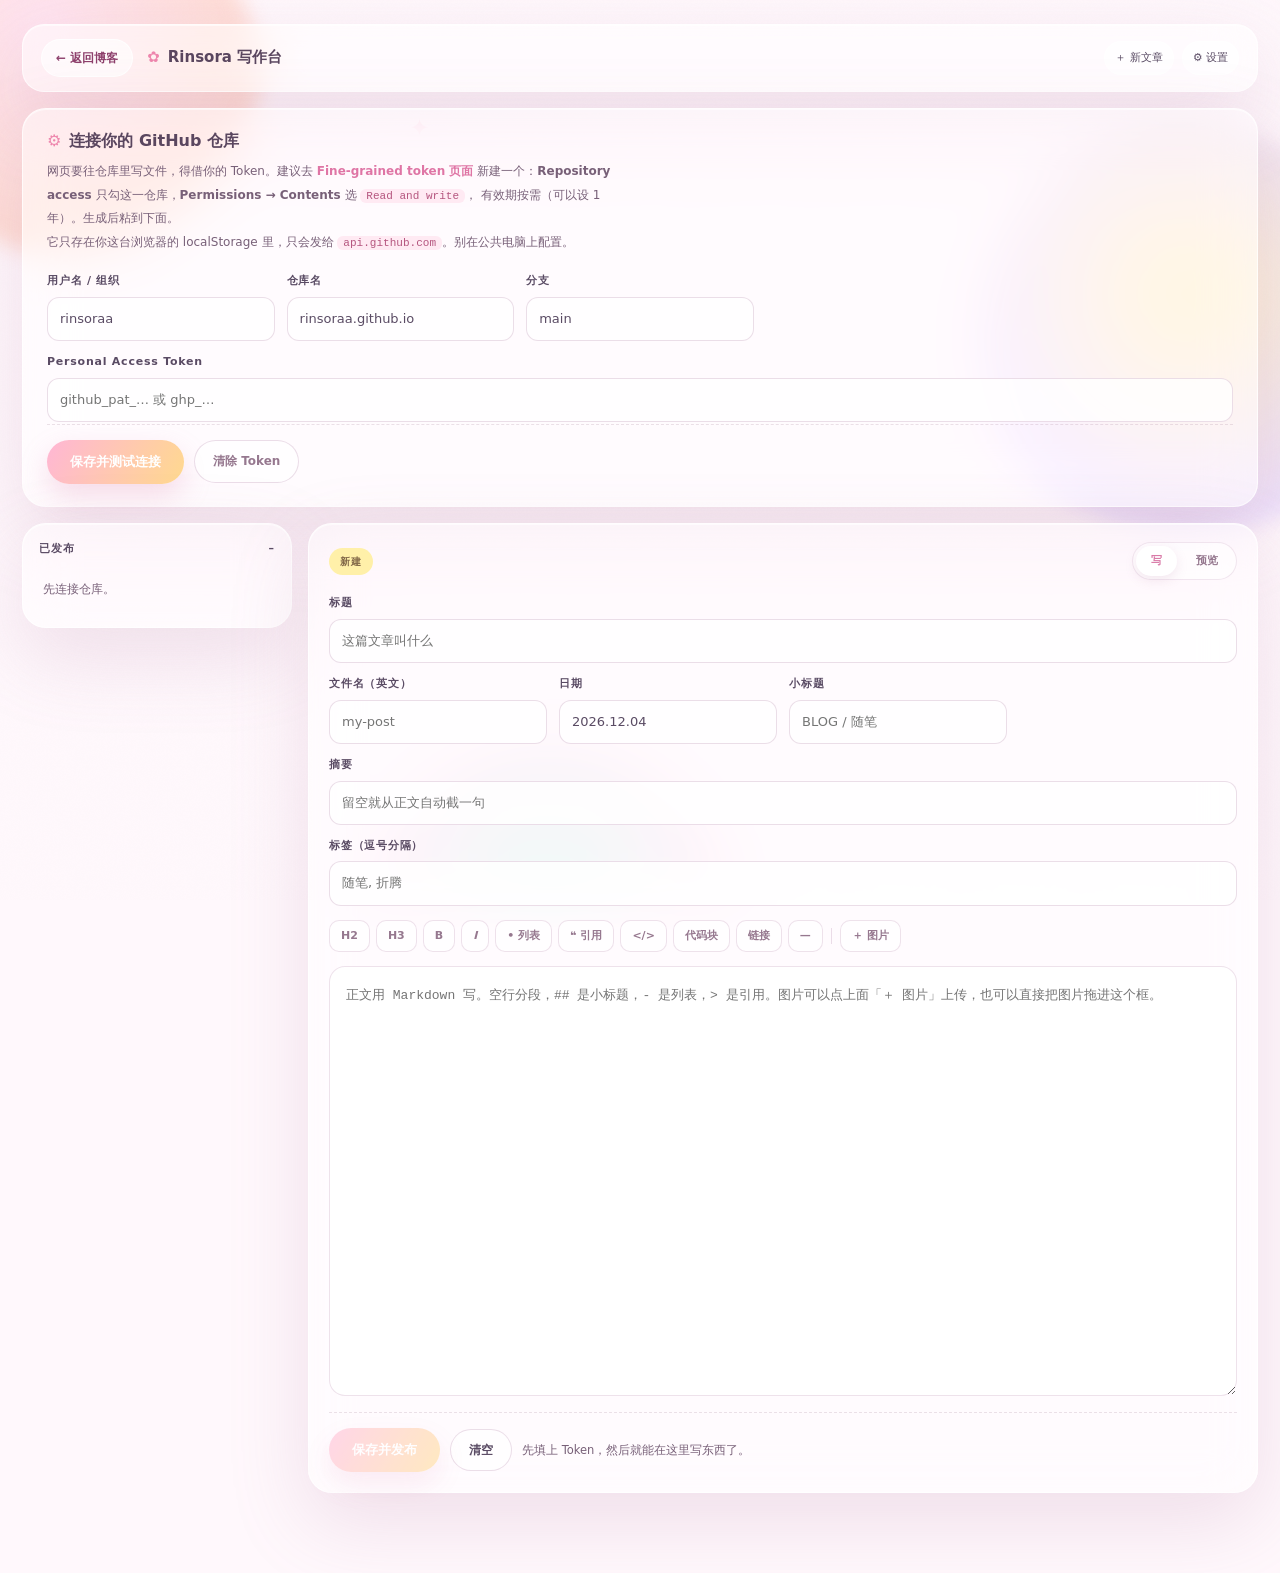
<file: editor.html>
<!doctype html>
<html lang="zh-CN">
<head>
  <meta charset="utf-8">
  <meta name="viewport" content="width=device-width,initial-scale=1">
  <meta name="theme-color" content="#ffb6d5">
  <meta name="robots" content="noindex,nofollow">
  <title>写作台 · 空凛 · Rinsora 的小窝</title>
  <link rel="icon" href="favicon.ico" sizes="any">
  <link rel="icon" type="image/png" sizes="32x32" href="favicon-32.png">
  <link rel="apple-touch-icon" sizes="180x180" href="apple-touch-icon.png">
  <link rel="stylesheet" href="style.css">
  <link rel="stylesheet" href="editor.css">
</head>
<body class="editor-page">
  <script>try{if(localStorage.getItem('rinsora-theme')==='night'){document.documentElement.classList.add('night');document.body.classList.add('night')}}catch(e){}</script>

  <div class="bg-decor" aria-hidden="true">
    <span class="blob blob-a"></span><span class="blob blob-b"></span><span class="blob blob-c"></span>
    <span class="spark s1">✦</span><span class="spark s2">✧</span><span class="spark s3">✦</span><span class="spark s4">✧</span>
  </div>
  <div class="screen-grain" aria-hidden="true"></div>

  <main class="editor-shell">

    <header class="editor-top glass">
      <a class="editor-back" href="index.html#blog">← 返回博客</a>
      <div class="editor-title"><span>✿</span> Rinsora 写作台</div>
      <div class="editor-actions">
        <button class="soft-btn" id="btnNew" type="button" title="写一篇新的">＋ 新文章</button>
        <button class="soft-btn" id="btnSetup" type="button" title="仓库与 Token 设置">⚙ 设置</button>
      </div>
    </header>

    <!-- 连接设置 -->
    <section class="editor-setup glass" id="setupPanel" hidden>
      <h3><span>⚙</span> 连接你的 GitHub 仓库</h3>
      <p class="hint">
        网页要往仓库里写文件，得借你的 Token。建议去
        <a href="https://github.com/settings/personal-access-tokens/new" target="_blank" rel="noopener">Fine-grained token 页面</a>
        新建一个：<b>Repository access</b> 只勾这一仓库，<b>Permissions → Contents</b> 选 <code>Read and write</code>，
        有效期按需（可以设 1 年）。生成后粘到下面。
        <br>
        它只存在你这台浏览器的 localStorage 里，只会发给 <code>api.github.com</code>。别在公共电脑上配置。
      </p>
      <div class="setup-grid">
        <label class="field"><span>用户名 / 组织</span><input id="cfgOwner" autocomplete="off" spellcheck="false"></label>
        <label class="field"><span>仓库名</span><input id="cfgRepo" autocomplete="off" spellcheck="false"></label>
        <label class="field"><span>分支</span><input id="cfgBranch" autocomplete="off" spellcheck="false"></label>
        <label class="field full"><span>Personal Access Token</span><input id="cfgToken" type="password" autocomplete="off" spellcheck="false" placeholder="github_pat_… 或 ghp_…"></label>
      </div>
      <div class="pane-foot">
        <button class="btn-primary" id="btnSaveCfg" type="button">保存并测试连接</button>
        <button class="btn-ghost danger" id="btnForget" type="button">清除 Token</button>
        <span class="pane-status" id="cfgStatus"></span>
      </div>
    </section>

    <div class="editor-main">

      <!-- 左侧：已发布文章 -->
      <aside class="editor-side glass">
        <div class="side-head"><span>已发布</span><span id="postCount">–</span></div>
        <ul class="post-list" id="postList"></ul>
      </aside>

      <!-- 右侧：编辑区 -->
      <section class="editor-pane glass">
        <div class="pane-head">
          <span class="pane-badge" id="modeBadge">新建</span>
          <div class="pane-tabs">
            <button class="tab active" type="button" data-tab="write">写</button>
            <button class="tab" type="button" data-tab="preview">预览</button>
          </div>
        </div>

        <div class="field-grid">
          <label class="field full"><span>标题</span><input id="fTitle" placeholder="这篇文章叫什么"></label>
          <label class="field"><span>文件名（英文）</span><input id="fSlug" spellcheck="false" placeholder="my-post"></label>
          <label class="field"><span>日期</span><input id="fDate" placeholder="2026.09.21"></label>
          <label class="field"><span>小标题</span><input id="fKicker" placeholder="BLOG / 随笔"></label>
          <label class="field full"><span>摘要</span><input id="fSummary" placeholder="留空就从正文自动截一句"></label>
          <label class="field full"><span>标签（逗号分隔）</span><input id="fTags" placeholder="随笔, 折腾"></label>
        </div>

        <div class="md-toolbar">
          <button type="button" data-md="h2" title="二级标题">H2</button>
          <button type="button" data-md="h3" title="三级标题">H3</button>
          <button type="button" data-md="b" title="粗体"><b>B</b></button>
          <button type="button" data-md="i" title="斜体"><i>I</i></button>
          <button type="button" data-md="ul" title="无序列表">• 列表</button>
          <button type="button" data-md="quote" title="引用">❝ 引用</button>
          <button type="button" data-md="code" title="行内代码">&lt;/&gt;</button>
          <button type="button" data-md="pre" title="代码块">代码块</button>
          <button type="button" data-md="link" title="链接">链接</button>
          <button type="button" data-md="hr" title="分隔线">—</button>
          <span class="sep"></span>
          <label class="upload-btn" title="上传图片并插入">＋ 图片<input type="file" id="imgFile" accept="image/*" multiple></label>
        </div>

        <textarea class="md-input" id="fBody" spellcheck="false"
          placeholder="正文用 Markdown 写。空行分段，## 是小标题，- 是列表，> 是引用。图片可以点上面「＋ 图片」上传，也可以直接把图片拖进这个框。"></textarea>
        <div class="md-preview" id="previewBox" hidden></div>

        <div class="pane-foot">
          <button class="btn-primary" id="btnSave" type="button">保存并发布</button>
          <button class="btn-ghost" id="btnReset" type="button">清空</button>
          <button class="btn-ghost danger" id="btnDelete" type="button" hidden>删除这篇</button>
          <span class="pane-status" id="saveStatus"></span>
        </div>
      </section>

    </div>
  </main>

  <div class="editor-toast" id="toast"></div>

  <script src="gh-api.js"></script>
  <script src="editor.js"></script>
</body>
</html>
</file>
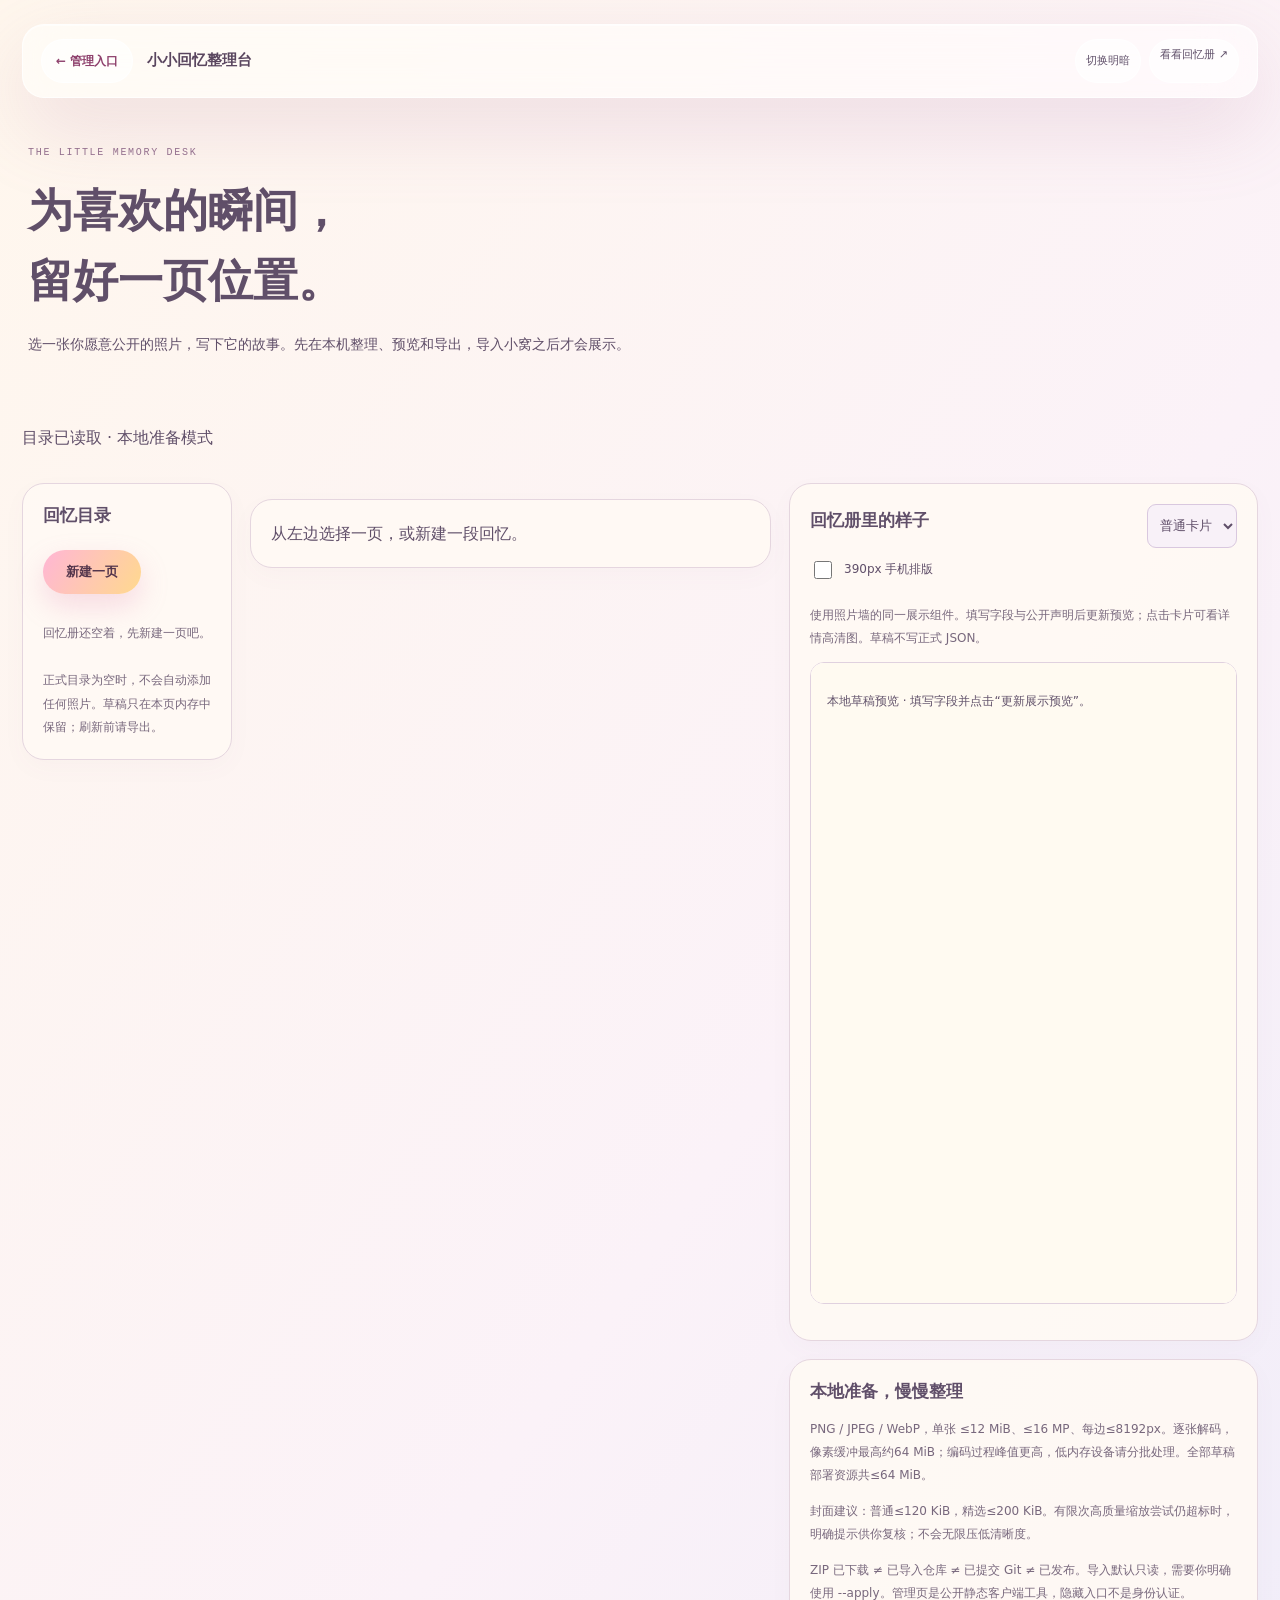
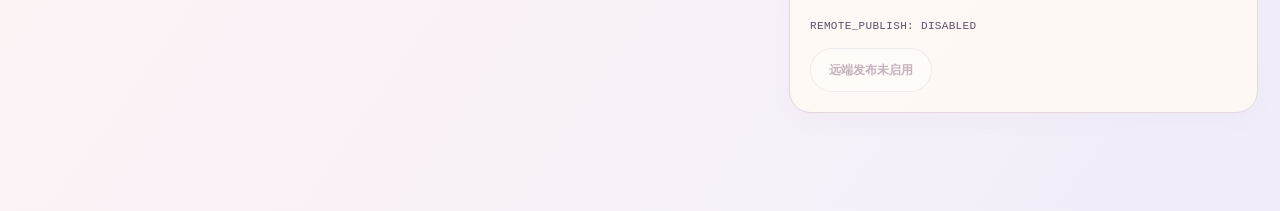
<file: memory-editor.html>
<!doctype html>
<html lang="zh-CN"><head><meta charset="utf-8"><meta name="viewport" content="width=device-width,initial-scale=1"><meta name="robots" content="noindex,nofollow"><title>回忆整理台 · Rinsora</title><link rel="icon" href="favicon.ico"><link rel="stylesheet" href="style.css"><link rel="stylesheet" href="editor.css"><link rel="stylesheet" href="memory-editor.css"></head>
<body class="editor-page memory-editor">
<main class="editor-shell">
<header class="editor-top glass"><a class="editor-back" href="project-editor.html">← 管理入口</a><div class="editor-title">小小回忆整理台</div><div class="editor-actions"><button id="toggleTheme" class="soft-btn" type="button">切换明暗</button><a class="soft-btn" href="index.html?ui02=1&amp;memory=1#moments">看看回忆册 ↗</a></div></header>
<section class="me-intro"><p class="me-eyebrow">THE LITTLE MEMORY DESK</p><h1>为喜欢的瞬间，<br>留好一页位置。</h1><p>选一张你愿意公开的照片，写下它的故事。先在本机整理、预览和导出，导入小窝之后才会展示。</p></section>
<p id="loadState" role="status">正在翻开回忆目录…</p>
<div class="me-layout" id="workspace" hidden>
<aside class="me-panel me-list" aria-label="回忆列表"><div class="me-heading"><h2>回忆目录</h2><button class="btn-primary" id="newMemory" type="button">新建一页</button></div><div id="memoryChoices" role="group" aria-label="选择回忆"></div><p class="hint">正式目录为空时，不会自动添加任何照片。草稿只在本页内存中保留；刷新前请导出。</p><p id="fixtureNotice" class="me-fixture" hidden>TEST FIXTURE · 测试数据，不是真实回忆</p></aside>
<div class="me-main"><p id="nothingSelected" class="me-panel">从左边选择一页，或新建一段回忆。</p>
<form id="memoryForm" hidden novalidate>
<fieldset id="editorFields"><section class="me-panel"><p class="me-eyebrow">A PAGE OF YOUR OWN</p><h2>这一页的故事</h2><div class="me-fields">
<label class="field full"><span>稳定 ID（新建后保持不变）</span><input id="memoryId" readonly></label>
<label class="field full"><span>标题 · 最多 140 字</span><input id="memoryTitle" maxlength="140" required></label>
<label class="field"><span>实际事件日期</span><input id="memoryDate" type="date" min="1900-01-01" max="2199-12-31" required></label>
<label class="field"><span>分类</span><select id="memoryCategory"></select></label>
<label class="field full"><span>简短说明 · 最多 600 字</span><textarea id="memoryDescription" rows="2" maxlength="600"></textarea></label>
<label class="field full"><span>完整故事 · 最多 6000 字</span><textarea id="memoryStory" rows="5" maxlength="6000"></textarea></label>
<label class="field"><span>标签 · 逗号分隔，最多 8 个</span><input id="memoryTags" maxlength="270"></label>
<label class="field"><span>精选次序 · 留空不精选（0–999）</span><input id="featuredRank" type="number" min="0" max="999" step="1"></label>
</div><details class="me-add-category"><summary>添加一个新分类</summary><div class="me-fields"><label class="field"><span>分类 ID · 小写英文 / 数字 / 短横线</span><input id="newCategoryId" maxlength="64"></label><label class="field"><span>分类名称 · 最多 40 字</span><input id="newCategoryLabel" maxlength="40"></label></div><button id="addCategory" class="btn-ghost" type="button">添加到本次草稿</button><p class="hint">仅新增明确的分类，不覆盖已有分类名称。</p></details></section>
<section class="me-panel"><div class="me-heading"><h2>这一页的画面</h2><label class="btn-ghost me-file">选择 / 替换封面<input id="coverFile" type="file" accept="image/png,image/jpeg,image/webp"></label></div><p class="hint">等比例生成最长边 720–960px 的网页 WebP；同时生成最长边不超过 3200px 的高清查看图。原件请自行保留，派生图不携带原 EXIF。</p><div id="coverPreview"></div>
<div class="me-heading"><h3>高清图集 <small id="galleryCount"></small></h3><label class="btn-ghost me-file">添加图片<input id="galleryFiles" type="file" accept="image/png,image/jpeg,image/webp" multiple></label></div><p class="hint">最多 12 个图集位置，封面的高清对应图占 1 个；它固定作为详情第一张，其余图片可排序。移除仅改引用，不删除仓库旧文件。</p><div id="galleryList"></div></section>
<section class="me-panel"><h2>来源与公开声明</h2><div class="me-fields"><label class="field"><span>素材归属</span><select id="sourceKind"><option value="user-owned">本人拥有的内容</option><option value="used-with-permission">已获许可的内容</option><option value="test-fixture">TEST FIXTURE · 仅用于测试副本</option></select></label><label class="field"><span>作者 / 提供者</span><input id="sourceCreator" maxlength="120" required></label><label class="field full"><span>来源、许可及公开范围说明</span><textarea id="sourceNote" maxlength="1000" rows="3" required></textarea></label><label class="field full"><span>可选来源链接 · HTTPS，仅用于署名，不加载远程图片</span><input id="sourceURL" type="url" maxlength="1000"></label></div>
<label class="me-check"><input id="publicConfirm" type="checkbox">我确认这些照片可以公开展示，且已检查其中不包含不愿公开的信息。</label><p class="hint">这是提供者声明，不是独立版权认证。请选择你主动提供的文件；本页不会扫描私人目录，不保存 Token。</p></section></fieldset>
<section class="me-panel me-actions"><button id="refreshPreview" class="btn-ghost" type="button">检查并更新展示预览</button><button id="exportMemory" class="btn-primary" type="button">校验并导出本地 ZIP</button><button id="resetDraft" class="btn-ghost" type="button">撤销当前草稿</button><button id="cancelRead" class="btn-ghost" type="button" hidden>取消读取结果</button><label class="me-check"><input id="budgetConfirm" type="checkbox">封面超出建议体积时，我已检查清晰度与加载预算。</label><p id="actionStatus" role="status" aria-live="polite"></p><div id="downloadLinks"></div></section>
</form></div>
<aside class="me-preview"><section class="me-panel"><div class="me-heading"><h2>回忆册里的样子</h2><select id="previewStyle" aria-label="预览卡片类型"><option value="regular">普通卡片</option><option value="featured">精选卡片</option></select></div><label class="me-check"><input id="mobilePreview" type="checkbox">390px 手机排版</label><p class="hint">使用照片墙的同一展示组件。填写字段与公开声明后更新预览；点击卡片可看详情高清图。草稿不写正式 JSON。</p><div class="me-frame-scroll"><iframe id="memoryPreview" title="回忆卡片与详情草稿预览" src="memory-preview.html?ui02=1&amp;memory=1"></iframe></div><p id="previewStatus" role="status"></p></section><section class="me-panel"><h2>本地准备，慢慢整理</h2><p class="hint">PNG / JPEG / WebP，单张 ≤12 MiB、≤16 MP、每边≤8192px。逐张解码，像素缓冲最高约64 MiB；编码过程峰值更高，低内存设备请分批处理。全部草稿部署资源共≤64 MiB。</p><p class="hint">封面建议：普通≤120 KiB，精选≤200 KiB。有限次高质量缩放尝试仍超标时，明确提示供你复核；不会无限压低清晰度。</p><p class="hint">ZIP 已下载 ≠ 已导入仓库 ≠ 已提交 Git ≠ 已发布。导入默认只读，需要你明确使用 --apply。管理页是公开静态客户端工具，隐藏入口不是身份认证。</p><p class="me-disabled">REMOTE_PUBLISH: DISABLED</p><button type="button" disabled class="btn-ghost">远端发布未启用</button></section></aside>
</div></main><script src="memory-gallery-model.js?v=ui04b2-1"></script><script src="project-media-binary.js"></script><script src="project-media-manager.js"></script><script src="memory-media-manager.js"></script><script src="memory-editor.js"></script></body></html>
</file>
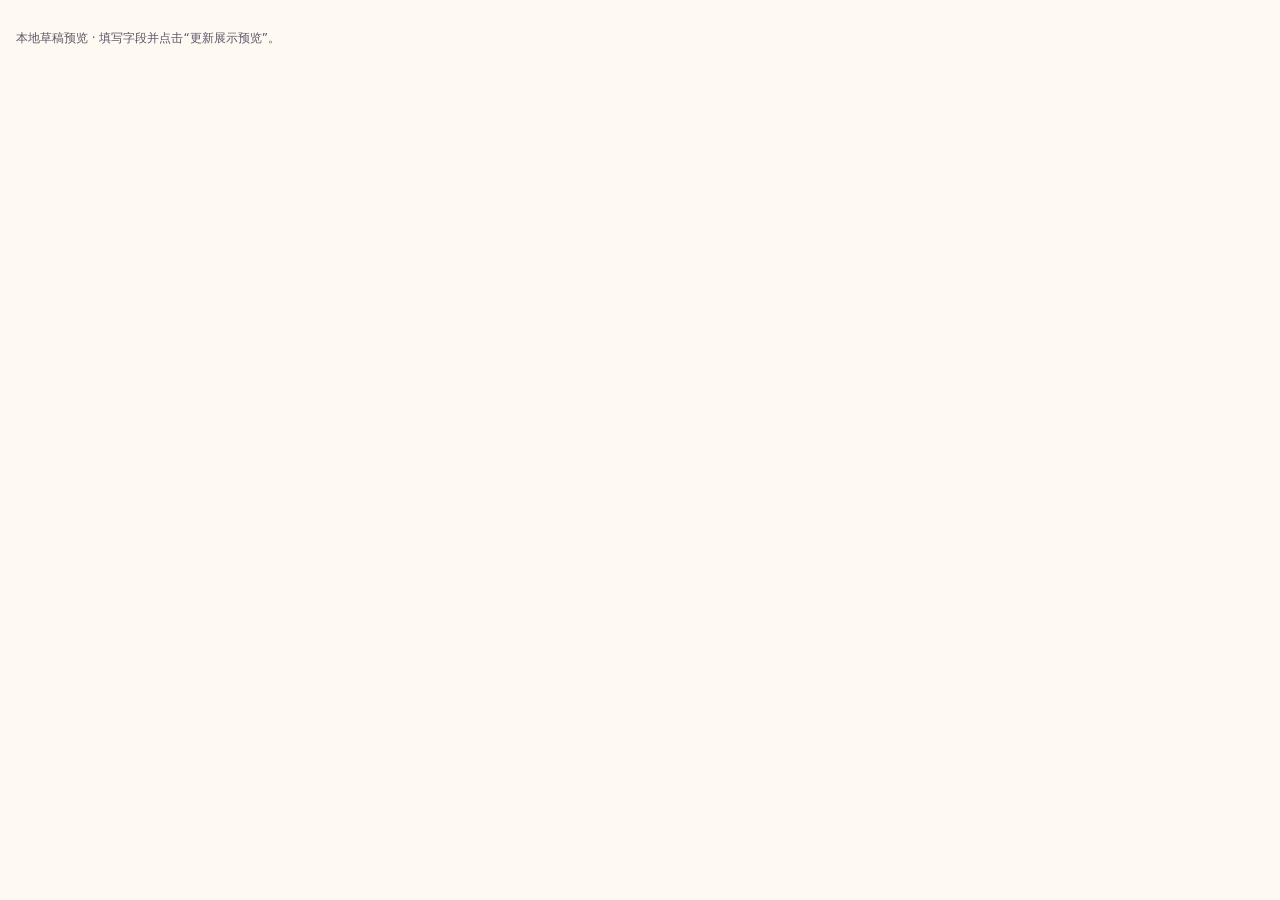
<file: memory-preview.html>
<!doctype html><html lang="zh-CN" class="memory-preview"><head><meta charset="utf-8"><meta name="viewport" content="width=device-width,initial-scale=1"><meta name="robots" content="noindex,nofollow"><title>回忆草稿预览</title><link rel="stylesheet" href="style.css"><link rel="stylesheet" href="memory-gallery.css"><style>body{margin:0;padding:16px;background:var(--memory-paper);color:var(--memory-ink)}#previewHint{font:12px/1.8 system-ui}#memoryGalleryMount{min-height:0!important}.memory-intro,.memory-filters,.memory-result{display:none!important}.memory-grid{grid-template-columns:1fr!important}.memory-feature-card .memory-card-button{grid-template-columns:1fr!important}.memory-book{padding:0!important}.memory-description{display:block!important}</style></head><body><p id="previewHint">本地草稿预览 · 填写字段并点击“更新展示预览”。</p><div id="memoryGalleryMount" hidden></div><script src="memory-gallery-model.js?v=ui04b2-1"></script><script src="memory-gallery.js?v=ui04b2-1"></script><script src="memory-preview.js"></script></body></html>
</file>
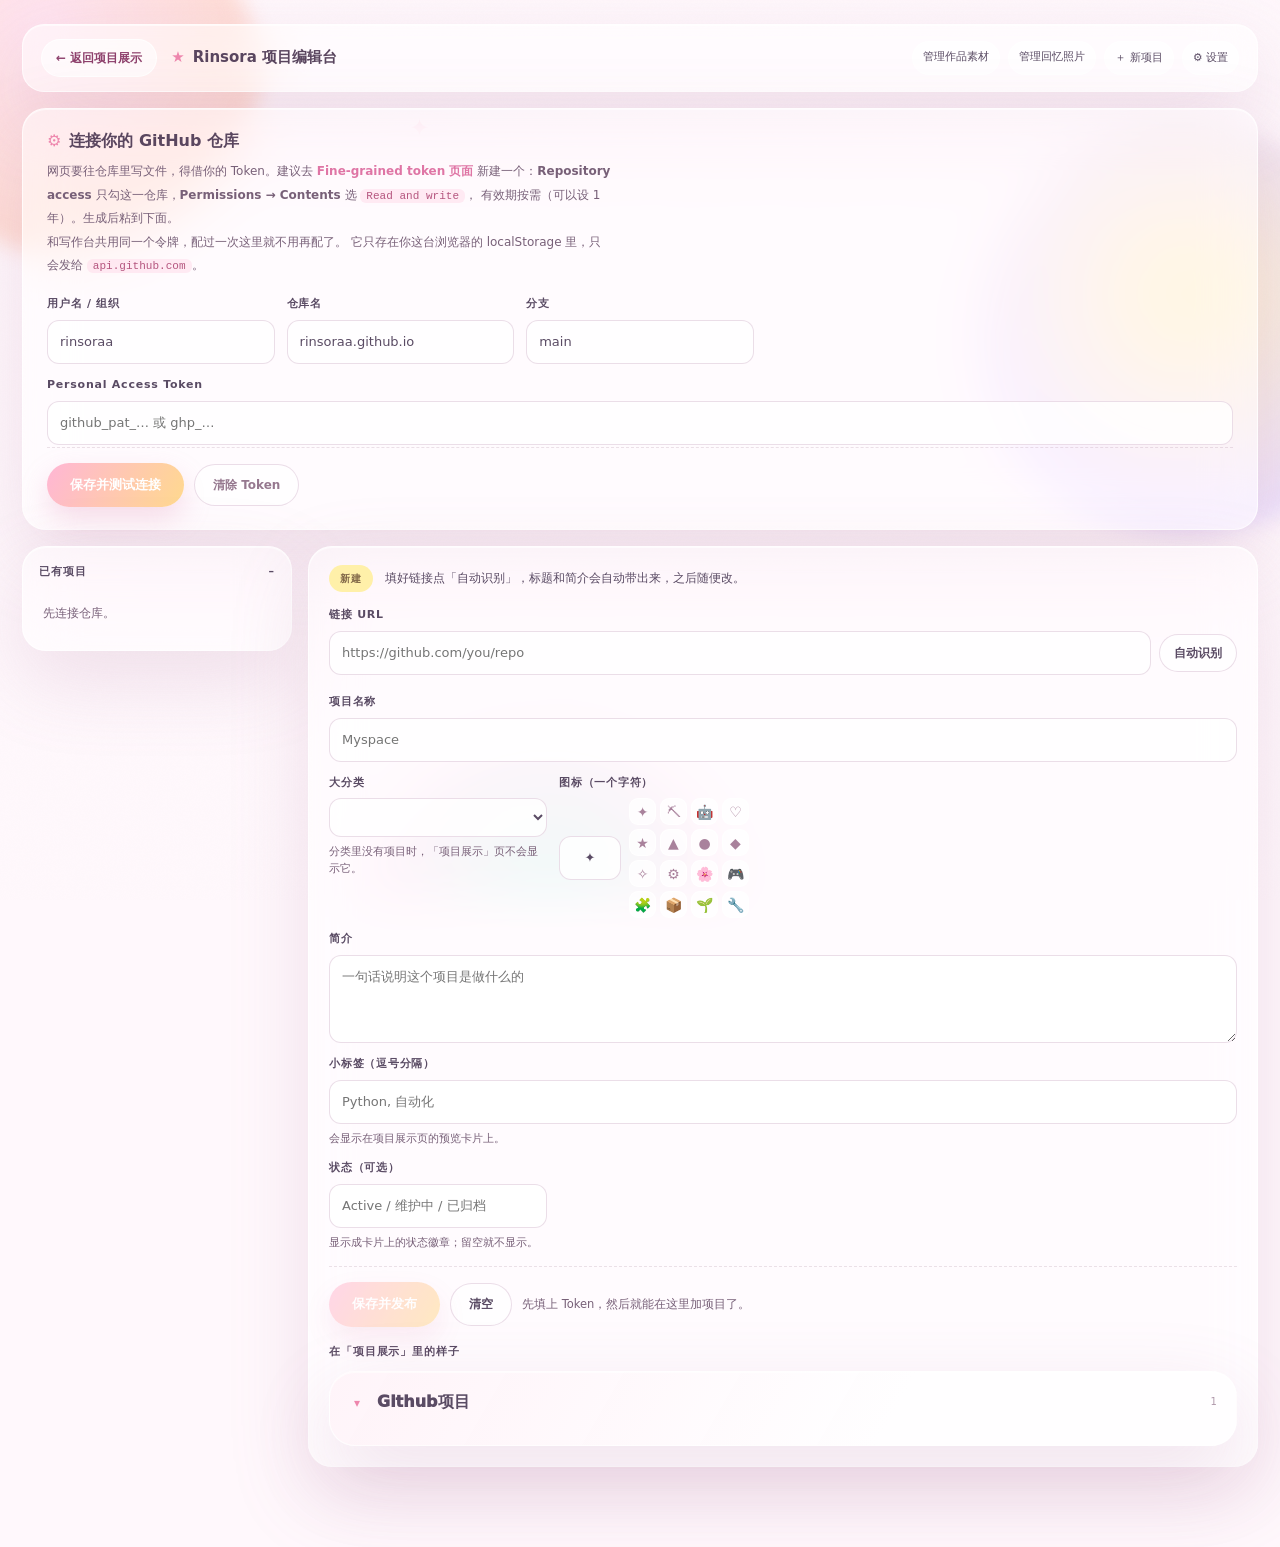
<file: project-editor.html>
<!doctype html>
<html lang="zh-CN">
<head>
  <meta charset="utf-8">
  <meta name="viewport" content="width=device-width,initial-scale=1">
  <meta name="theme-color" content="#ffb6d5">
  <meta name="robots" content="noindex,nofollow">
  <title>项目编辑台 · 空凛 · Rinsora 的小窝</title>
  <link rel="icon" href="favicon.ico" sizes="any">
  <link rel="icon" type="image/png" sizes="32x32" href="favicon-32.png">
  <link rel="apple-touch-icon" sizes="180x180" href="apple-touch-icon.png">
  <link rel="stylesheet" href="style.css">
  <link rel="stylesheet" href="editor.css">
</head>
<body class="editor-page">
  <script>try{if(localStorage.getItem('rinsora-theme')==='night'){document.documentElement.classList.add('night');document.body.classList.add('night')}}catch(e){}</script>

  <div class="bg-decor" aria-hidden="true">
    <span class="blob blob-a"></span><span class="blob blob-b"></span><span class="blob blob-c"></span>
    <span class="spark s1">✦</span><span class="spark s2">✧</span><span class="spark s3">✦</span><span class="spark s4">✧</span>
  </div>
  <div class="screen-grain" aria-hidden="true"></div>

  <main class="editor-shell">

    <header class="editor-top glass">
      <a class="editor-back" href="index.html#projects">← 返回项目展示</a>
      <h1 class="editor-title"><span>★</span> Rinsora 项目编辑台</h1>
      <div class="editor-actions">
        <a class="soft-btn" href="project-media-editor.html">管理作品素材</a>
        <a class="soft-btn" href="memory-editor.html">管理回忆照片</a>
        <button class="soft-btn" id="btnNew" type="button" title="添加一个新项目">＋ 新项目</button>
        <button class="soft-btn" id="btnSetup" type="button" title="仓库与 Token 设置">⚙ 设置</button>
      </div>
    </header>

    <!-- 连接设置 -->
    <section class="editor-setup glass" id="setupPanel" hidden>
      <h2><span>⚙</span> 连接你的 GitHub 仓库</h2>
      <p class="hint">
        网页要往仓库里写文件，得借你的 Token。建议去
        <a href="https://github.com/settings/personal-access-tokens/new" target="_blank" rel="noopener">Fine-grained token 页面</a>
        新建一个：<b>Repository access</b> 只勾这一仓库，<b>Permissions → Contents</b> 选 <code>Read and write</code>，
        有效期按需（可以设 1 年）。生成后粘到下面。
        <br>
        和写作台共用同一个令牌，配过一次这里就不用再配了。
        它只存在你这台浏览器的 localStorage 里，只会发给 <code>api.github.com</code>。
      </p>
      <div class="setup-grid">
        <label class="field"><span>用户名 / 组织</span><input id="cfgOwner" autocomplete="off" spellcheck="false"></label>
        <label class="field"><span>仓库名</span><input id="cfgRepo" autocomplete="off" spellcheck="false"></label>
        <label class="field"><span>分支</span><input id="cfgBranch" autocomplete="off" spellcheck="false"></label>
        <label class="field full"><span>Personal Access Token</span><input id="cfgToken" type="password" autocomplete="off" spellcheck="false" placeholder="github_pat_… 或 ghp_…"></label>
      </div>
      <div class="pane-foot">
        <button class="btn-primary" id="btnSaveCfg" type="button">保存并测试连接</button>
        <button class="btn-ghost danger" id="btnForget" type="button">清除 Token</button>
        <span class="pane-status" id="cfgStatus"></span>
      </div>
    </section>

    <div class="editor-main">

      <!-- 左侧：已有项目 -->
      <aside class="editor-side glass">
        <div class="side-head"><span>已有项目</span><span id="projCount">–</span></div>
        <ul class="post-list" id="projList"></ul>
      </aside>

      <!-- 右侧：编辑区 -->
      <section class="editor-pane glass">
        <div class="pane-head">
          <span class="pane-badge" id="modeBadge">新建</span>
          <span class="pe-tip">填好链接点「自动识别」，标题和简介会自动带出来，之后随便改。</span>
        </div>

        <div class="field-grid">
          <div class="field full">
            <span>链接 URL</span>
            <div class="inline-row">
              <input id="fUrl" autocomplete="off" spellcheck="false" placeholder="https://github.com/you/repo">
              <button class="btn-ghost" id="btnProbe" type="button">自动识别</button>
            </div>
            <small id="probeStatus"></small>
          </div>

          <label class="field full"><span>项目名称</span>
            <input id="fName" placeholder="Myspace" autocomplete="off">
          </label>

          <label class="field"><span>大分类</span>
            <select id="fCat"></select>
            <small>分类里没有项目时，「项目展示」页不会显示它。</small>
          </label>

          <div class="field">
            <span>图标（一个字符）</span>
            <div class="inline-row">
              <input aria-label="项目图标" id="fIcon" maxlength="4" value="✦" spellcheck="false">
              <span class="icon-picks" id="iconPicks"></span>
            </div>
          </div>

          <label class="field full"><span>简介</span>
            <textarea id="fDesc" rows="3" placeholder="一句话说明这个项目是做什么的"></textarea>
          </label>

          <label class="field full"><span>小标签（逗号分隔）</span>
            <input id="fTags" placeholder="Python, 自动化" autocomplete="off">
            <small>会显示在项目展示页的预览卡片上。</small>
          </label>

          <label class="field"><span>状态（可选）</span>
            <input id="fStatus" list="statusPicks" placeholder="Active / 维护中 / 已归档" autocomplete="off">
            <datalist id="statusPicks">
              <option value="Active"></option>
              <option value="WIP"></option>
              <option value="维护中"></option>
              <option value="已归档"></option>
            </datalist>
            <small>显示成卡片上的状态徽章；留空就不显示。</small>
          </label>
        </div>

        <div class="pane-foot">
          <button class="btn-primary" id="btnSave" type="button">保存并发布</button>
          <button class="btn-ghost" id="btnReset" type="button">清空</button>
          <button class="btn-ghost danger" id="btnDelete" type="button" hidden>删除这个项目</button>
          <span class="pane-status" id="saveStatus"></span>
        </div>

        <!-- 实时预览：用的就是项目展示页的那套样式 -->
        <div class="pe-preview">
          <p class="pe-preview-title">在「项目展示」里的样子</p>
          <section class="pt-group pt-cat-0 open" id="previewGroup">
            <div class="pt-head" id="previewHead">
              <span class="pt-caret" aria-hidden="true">▾</span>
              <span class="pt-title" id="previewCat">Github项目</span>
              <span class="pt-count">1</span>
              <span class="pt-line" aria-hidden="true"></span>
            </div>
            <div class="pt-body"><ul class="pt-list" id="previewList"></ul></div>
          </section>
        </div>
      </section>

    </div>
  </main>

  <div class="editor-toast" id="toast"></div>

  <script src="gh-api.js"></script>
  <script src="projects-data.js"></script>
  <script src="projects.js"></script>
  <script src="project-editor.js"></script>
</body>
</html>
</file>
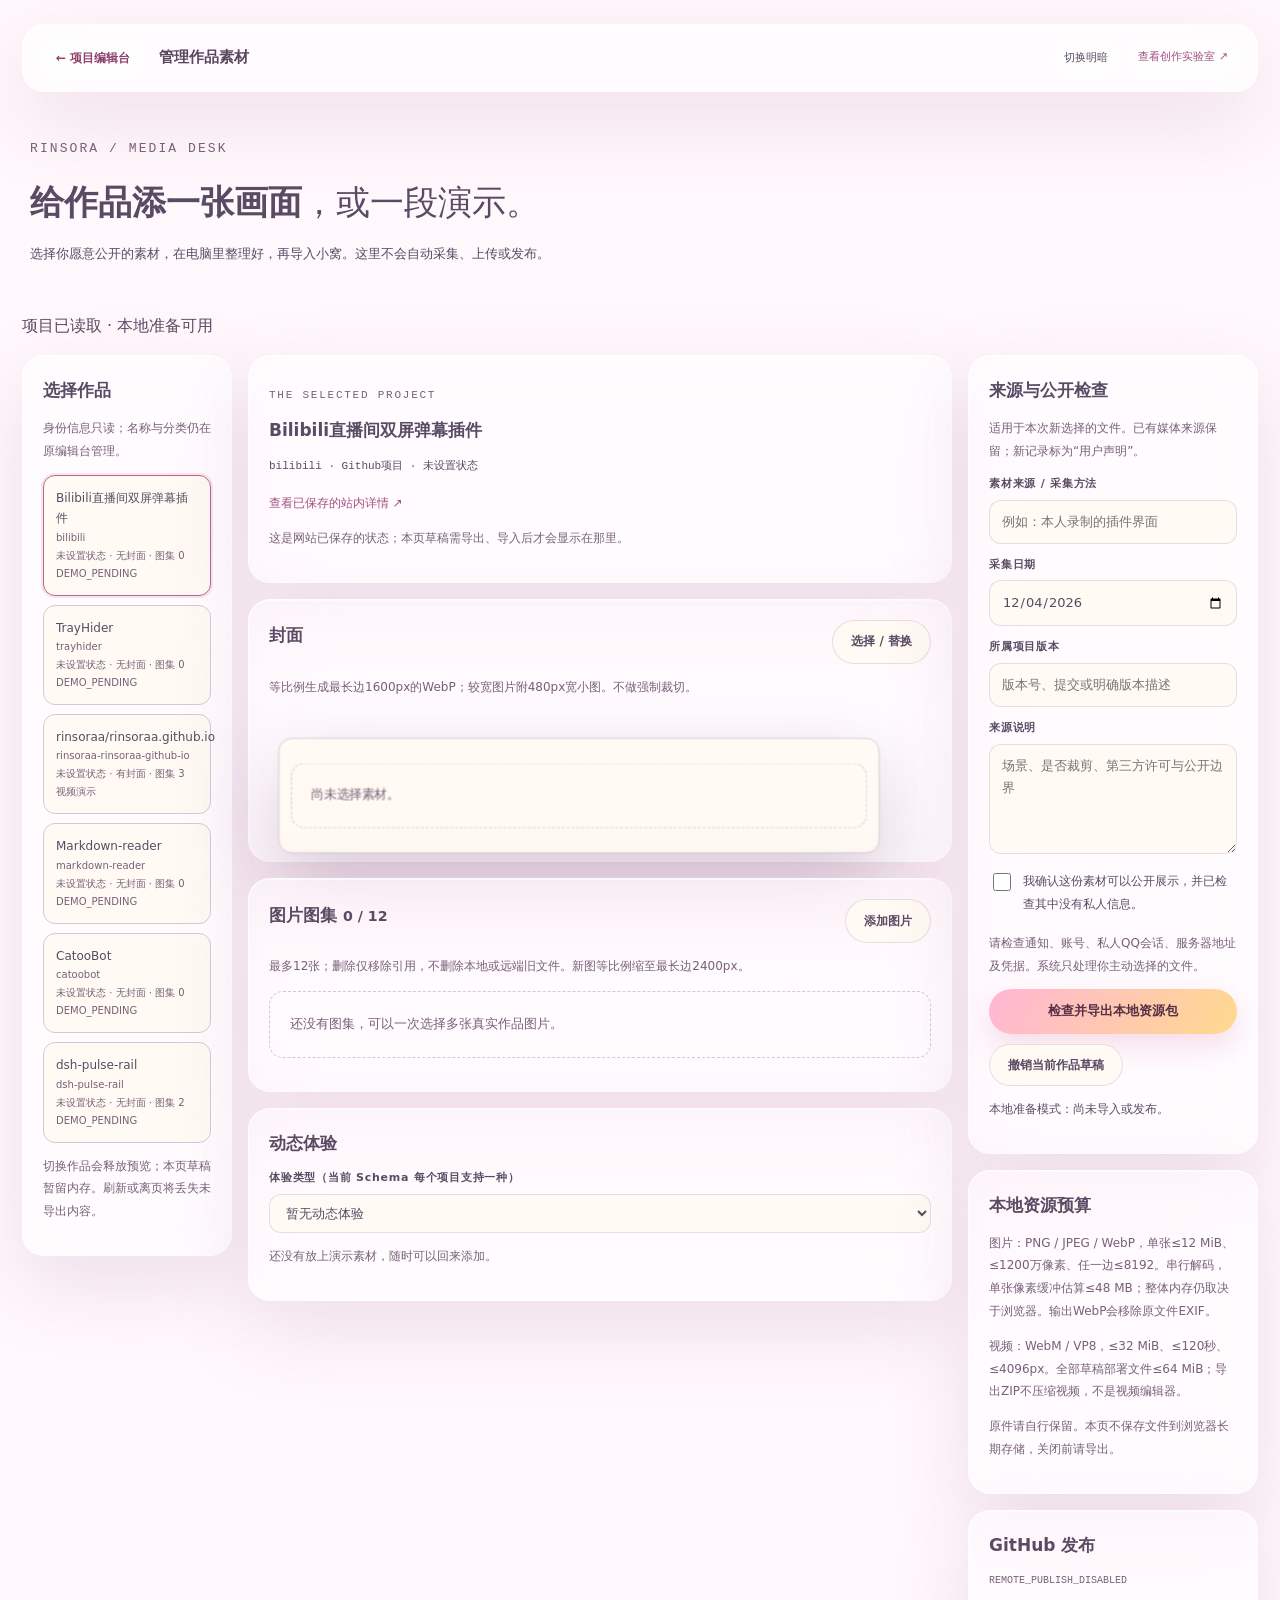
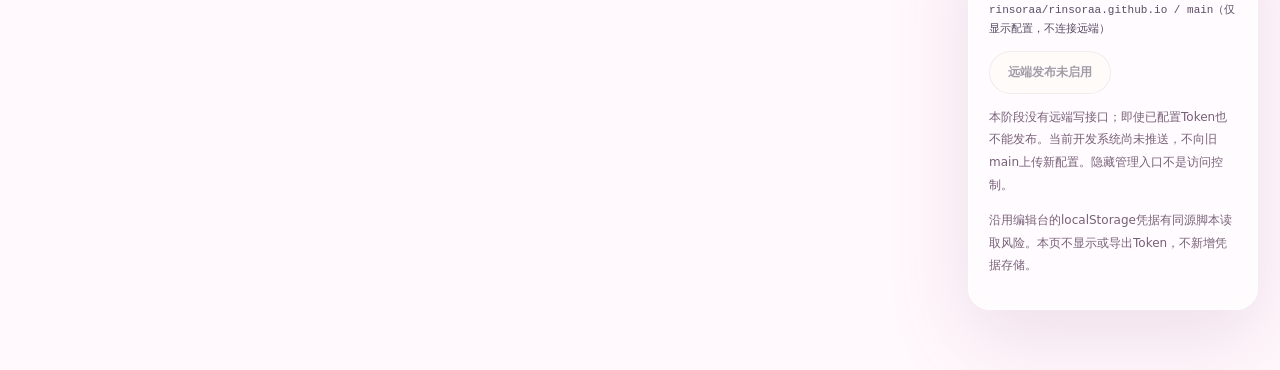
<file: project-media-editor.html>
<!doctype html>
<html lang="zh-CN">
<head><meta charset="utf-8"><meta name="viewport" content="width=device-width,initial-scale=1"><meta name="robots" content="noindex,nofollow"><title>管理作品素材 · Rinsora</title><link rel="icon" href="favicon.ico"><link rel="stylesheet" href="style.css"><link rel="stylesheet" href="editor.css"><link rel="stylesheet" href="project-lab.css"><link rel="stylesheet" href="project-media-editor.css"></head>
<body class="editor-page media-editor">
<script>try{if(localStorage.getItem('rinsora-theme')==='night'){document.documentElement.classList.add('night');document.documentElement.dataset.theme='night'}}catch(e){}</script>
<main class="editor-shell">
<header class="editor-top glass"><a class="editor-back" href="project-editor.html">← 项目编辑台</a><div class="editor-title">管理作品素材</div><div class="editor-actions"><button class="soft-btn" id="themeToggle" type="button">切换明暗</button><a class="soft-btn" href="index.html?ui02=1&lab=1#projects">查看创作实验室 ↗</a></div></header>
<section class="mm-intro"><p class="mm-eyebrow">RINSORA / MEDIA DESK</p><h1>给作品添一张画面<span>，或一段演示。</span></h1><p>选择你愿意公开的素材，在电脑里整理好，再导入小窝。这里不会自动采集、上传或发布。</p></section>
<div id="loadState" role="status">正在读取项目与媒体配置…</div>
<div class="mm-layout" id="workspace" hidden>
<aside class="mm-projects glass" aria-label="选择作品"><h2>选择作品</h2><p class="hint">身份信息只读；名称与分类仍在原编辑台管理。</p><div id="projectChoices" role="group" aria-label="选择已有项目"></div><p class="hint">切换作品会释放预览；本页草稿暂留内存。刷新或离页将丢失未导出内容。</p></aside>
<div class="mm-content"><section class="mm-panel glass"><p class="mm-eyebrow">THE SELECTED PROJECT</p><h2 id="projectTitle"></h2><p id="projectIdentity" class="mm-code"></p><a id="viewProject" href="#">查看已保存的站内详情 ↗</a><p class="hint">这是网站已保存的状态；本页草稿需导出、导入后才会显示在那里。</p></section>
<section class="mm-panel glass"><div class="mm-section-head"><h2>封面</h2><label class="btn-ghost mm-file">选择 / 替换<input type="file" id="coverFile" data-role="cover" accept="image/png,image/jpeg,image/webp"></label></div><p class="hint">等比例生成最长边1600px的WebP；较宽图片附480px宽小图。不做强制裁切。</p><div id="coverPreview"></div></section>
<section class="mm-panel glass"><div class="mm-section-head"><h2>图片图集 <small id="galleryCount"></small></h2><label class="btn-ghost mm-file">添加图片<input type="file" id="galleryFile" data-role="gallery" accept="image/png,image/jpeg,image/webp" multiple></label></div><p class="hint">最多12张；删除仅移除引用，不删除本地或远端旧文件。新图等比例缩至最长边2400px。</p><div id="galleryPreview"></div></section>
<section class="mm-panel glass"><h2>动态体验</h2><label class="field"><span>体验类型（当前 Schema 每个项目支持一种）</span><select id="experienceType"><option value="none">暂无动态体验</option><option value="video">视频演示 · WebM / VP8</option><option value="compare">Before / After 图片对比</option></select></label>
<div id="experienceFields" hidden><div class="field-grid"><label class="field full"><span>展示标题</span><input id="experienceTitle" maxlength="120"></label><label class="field full"><span>展示介绍</span><textarea id="experienceDescription" maxlength="600" rows="2"></textarea></label></div>
<div id="videoFields" hidden><label class="btn-ghost mm-file">选择演示视频<input type="file" id="videoFile" data-role="video" accept="video/webm,.webm"></label><div id="videoPreview"></div><label class="btn-ghost mm-file">选择 Poster<input type="file" id="posterFile" data-role="poster" accept="image/png,image/jpeg,image/webp"></label><div id="posterPreview"></div><p class="hint">Poster与视频必须同宽高比；是否有音轨从实际轨道读取，不手填。不支持MP4或转码。</p></div>
<div id="compareFields" hidden><div class="mm-pair"><div><label class="btn-ghost mm-file">选择 Before<input type="file" id="beforeFile" data-role="before" accept="image/png,image/jpeg,image/webp"></label><div id="beforePreview"></div></div><div><label class="btn-ghost mm-file">选择 After<input type="file" id="afterFile" data-role="after" accept="image/png,image/jpeg,image/webp"></label><div id="afterPreview"></div></div></div><label class="field"><span>同场景与对齐说明</span><textarea id="alignment" maxlength="240" rows="2" placeholder="说明拍摄范围、版本和变化；比例相同不证明场景相同"></textarea></label><div id="comparePreview"></div></div>
<label class="mm-check"><input type="checkbox" id="originConfirm">我声明此体验素材来自所选项目；此声明尚未经过独立运行真实性核查。</label></div><p id="experienceEmpty" class="hint">还没有放上演示素材，随时可以回来添加。</p></section>
</div>
<aside class="mm-checks" aria-label="来源检查与导出"><section class="mm-panel glass"><h2>来源与公开检查</h2><p class="hint">适用于本次新选择的文件。已有媒体来源保留；新记录标为“用户声明”。</p><label class="field"><span>素材来源 / 采集方法</span><input id="sourceMethod" maxlength="160" placeholder="例如：本人录制的插件界面"></label><label class="field"><span>采集日期</span><input id="sourceDate" type="date"></label><label class="field"><span>所属项目版本</span><input id="sourceVersion" maxlength="120" placeholder="版本号、提交或明确版本描述"></label><label class="field"><span>来源说明</span><textarea id="sourceNote" maxlength="600" rows="4" placeholder="场景、是否裁剪、第三方许可与公开边界"></textarea></label><label class="mm-check"><input type="checkbox" id="publicConfirm">我确认这份素材可以公开展示，并已检查其中没有私人信息。</label><p class="hint">请检查通知、账号、私人QQ会话、服务器地址及凭据。系统只处理你主动选择的文件。</p><button id="exportPackage" class="btn-primary" type="button">检查并导出本地资源包</button><button id="resetDraft" class="btn-ghost" type="button">撤销当前作品草稿</button><p id="actionStatus" role="status" aria-live="polite"></p><div id="downloadLinks"></div></section>
<section class="mm-panel glass"><h2>本地资源预算</h2><p class="hint">图片：PNG / JPEG / WebP，单张≤12 MiB、≤1200万像素、任一边≤8192。串行解码，单张像素缓冲估算≤48 MB；整体内存仍取决于浏览器。输出WebP会移除原文件EXIF。</p><p class="hint">视频：WebM / VP8，≤32 MiB、≤120秒、≤4096px。全部草稿部署文件≤64 MiB；导出ZIP不压缩视频，不是视频编辑器。</p><p class="hint">原件请自行保留。本页不保存文件到浏览器长期存储，关闭前请导出。</p></section>
<section class="mm-panel glass"><h2>GitHub 发布</h2><p class="mm-badge">REMOTE_PUBLISH_DISABLED</p><p id="remoteTarget" class="mm-code"></p><button disabled type="button" class="btn-ghost">远端发布未启用</button><p class="hint">本阶段没有远端写接口；即使已配置Token也不能发布。当前开发系统尚未推送，不向旧main上传新配置。隐藏管理入口不是访问控制。</p><p class="hint">沿用编辑台的localStorage凭据有同源脚本读取风险。本页不显示或导出Token，不新增凭据存储。</p></section></aside>
</div></main>
<script src="gh-api.js"></script><script src="projects-data.js"></script><script src="projects.js"></script><script src="project-lab-data.js"></script><script src="project-lab-model.js"></script><script src="project-media-binary.js"></script><script src="project-media-manager.js"></script><script src="project-media-editor.js"></script>
</body></html>
</file>
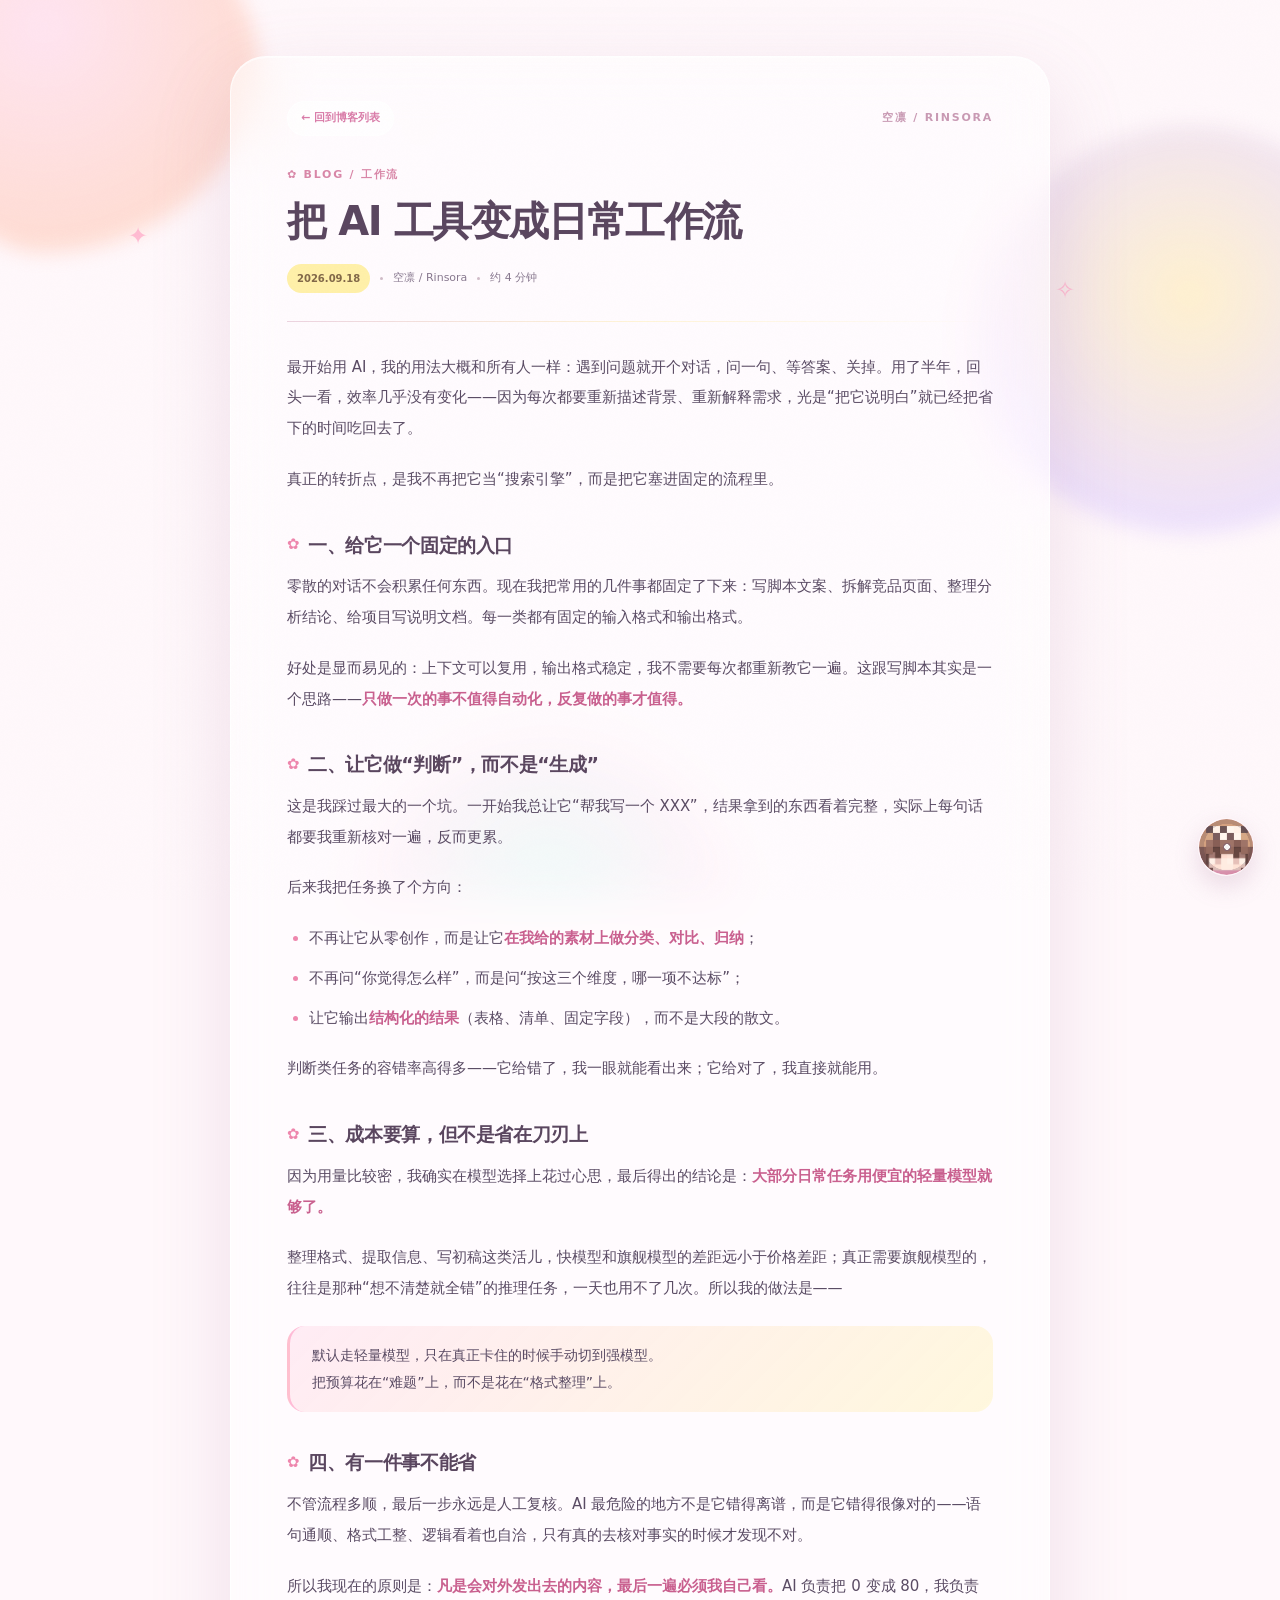
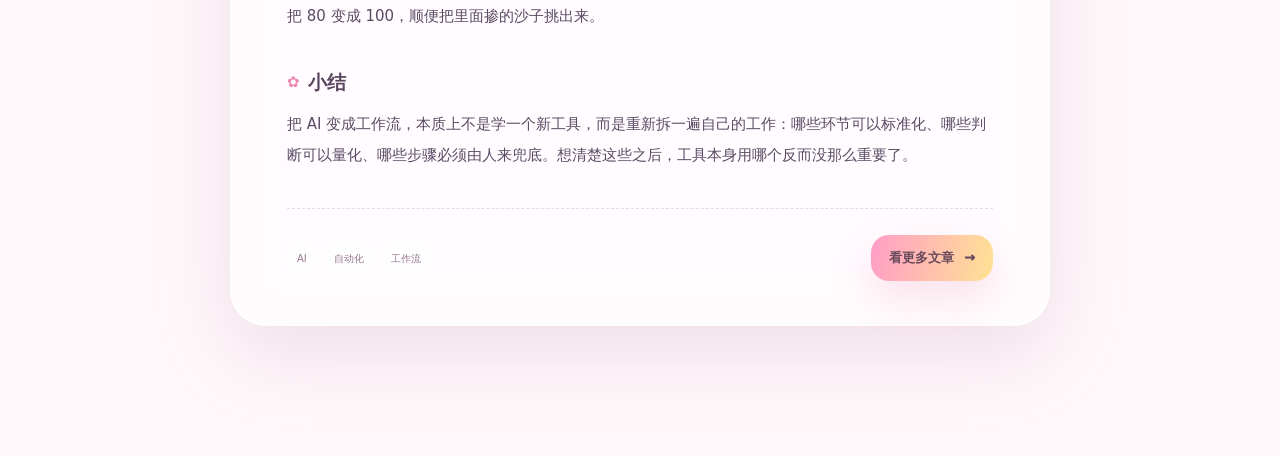
<file: posts/ai-workflow.html>
<!doctype html>
<html lang="zh-CN">
<head>
  <meta charset="utf-8">
  <meta name="viewport" content="width=device-width,initial-scale=1">
  <meta name="theme-color" content="#ffb6d5">
  <title>把 AI 工具变成日常工作流 · 空凛 · Rinsora 的小窝</title>
  <meta name="description" content="一些正在尝试的自动化思路、工具组合和踩坑记录。">
  <link rel="canonical" href="https://rinsora.dpdns.org/posts/ai-workflow.html">
  <meta property="og:type" content="article">
  <meta property="og:site_name" content="空凛 · Rinsora 的小窝">
  <meta property="og:title" content="把 AI 工具变成日常工作流 · 空凛 · Rinsora 的小窝">
  <meta property="og:description" content="一些正在尝试的自动化思路、工具组合和踩坑记录。">
  <meta property="og:url" content="https://rinsora.dpdns.org/posts/ai-workflow.html">
  <meta property="og:image" content="https://rinsora.dpdns.org/assets/site-card.png">
  <meta name="twitter:card" content="summary_large_image">
  <link rel="icon" href="../favicon.ico" sizes="any">
  <link rel="icon" type="image/png" sizes="32x32" href="../favicon-32.png">
  <link rel="apple-touch-icon" sizes="180x180" href="../apple-touch-icon.png">
  <link rel="stylesheet" href="../style.css">
  <!-- V3 组件 / 动画层：主题令牌、转场遮罩、无障碍都在这里 -->
  <link rel="stylesheet" href="../v3.css">
  <link rel="stylesheet" href="post.css">
  <script>
  /* 主题在首帧之前落定：键名和首页完全一致（rinsora-palette / rinsora-theme / rinsora-hue），
     所以「在首页换了主题再点进文章」两边是同一套配色，不会闪回默认色。 */
  try{
    var root=document.documentElement;
    var PAL={'candy':'candy','sunset':'sunset','lavender':'lavender','lilac':'lavender','mint':'mint'};
    var pal=PAL[localStorage.getItem('rinsora-palette')]||'candy';
    var night=localStorage.getItem('rinsora-theme')==='night';
    root.setAttribute('data-theme',night?'night':pal);
    root.classList.add('pal-'+((pal==='lavender')?'lilac':pal));
    if(night) root.classList.add('night');
    var hue=localStorage.getItem('rinsora-hue');
    if(hue) root.style.setProperty('--hue',hue+'deg');
    /* 从站内跳过来时先把转场遮罩放上场；掀开这件事交给纯 CSS 动画，
       不依赖任何一个脚本 —— 脚本没跑也不会留下一层盖住整页的遮罩。 */
    try{ if(sessionStorage.getItem('rinsora-nav')) root.setAttribute('data-enter','1'); }catch(e){}
  }catch(e){}
  </script>
  <script type="application/ld+json">
  {"@context":"https://schema.org","@type":"BlogPosting",
   "headline":"把 AI 工具变成日常工作流",
   "description":"一些正在尝试的自动化思路、工具组合和踩坑记录。",
   "datePublished":"2026-09-18","inLanguage":"zh-CN",
   "mainEntityOfPage":"https://rinsora.dpdns.org/posts/ai-workflow.html",
   "image":"https://rinsora.dpdns.org/assets/site-card.png",
   "author":{"@type":"Person","name":"空凛 · Rinsora","url":"https://rinsora.dpdns.org/"}}
  </script>
</head>
<body>
  <!-- 把 <html> 上的主题类镜像到 <body>：颜色变量是「html.x,body.x」两边都写的 -->
  <script>try{var _b=document.body,_r=document.documentElement;_b.className=_r.className;_b.setAttribute('data-theme',_r.getAttribute('data-theme')||'candy');}catch(e){}</script>
  <div class="page-cover" id="pageCover" aria-hidden="true"></div>

  <div class="bg-decor" aria-hidden="true">
    <span class="blob blob-a"></span><span class="blob blob-b"></span><span class="blob blob-c"></span>
    <span class="spark s1">✦</span><span class="spark s2">✧</span><span class="spark s3">✦</span><span class="spark s4">✧</span>
  </div>
  <div class="screen-grain" aria-hidden="true"></div>

  <main class="post-wrap">
    <article class="post-card glass">
      <div class="post-top">
        <a class="post-back" href="../index.html#blog">← 回到博客列表</a>
        <span class="post-brand">空凛 / Rinsora</span>
      </div>

      <p class="post-kicker">✿ BLOG / 工作流</p>
      <h1 class="post-title">把 AI 工具变成日常工作流</h1>
      <p class="post-meta">
        <span class="date">2026.09.18</span>
        <span class="dot"></span><span>空凛 / Rinsora</span>
        <span class="dot"></span><span>约 4 分钟</span>
      </p>
      <hr class="post-divider">

      <div class="post-body">
        <p>最开始用 AI，我的用法大概和所有人一样：遇到问题就开个对话，问一句、等答案、关掉。用了半年，回头一看，效率几乎没有变化——因为每次都要重新描述背景、重新解释需求，光是“把它说明白”就已经把省下的时间吃回去了。</p>
        <p>真正的转折点，是我不再把它当“搜索引擎”，而是把它塞进固定的流程里。</p>

        <h2>一、给它一个固定的入口</h2>
        <p>零散的对话不会积累任何东西。现在我把常用的几件事都固定了下来：写脚本文案、拆解竞品页面、整理分析结论、给项目写说明文档。每一类都有固定的输入格式和输出格式。</p>
        <p>好处是显而易见的：上下文可以复用，输出格式稳定，我不需要每次都重新教它一遍。这跟写脚本其实是一个思路——<strong>只做一次的事不值得自动化，反复做的事才值得。</strong></p>

        <h2>二、让它做“判断”，而不是“生成”</h2>
        <p>这是我踩过最大的一个坑。一开始我总让它“帮我写一个 XXX”，结果拿到的东西看着完整，实际上每句话都要我重新核对一遍，反而更累。</p>
        <p>后来我把任务换了个方向：</p>
        <ul>
          <li>不再让它从零创作，而是让它<strong>在我给的素材上做分类、对比、归纳</strong>；</li>
          <li>不再问“你觉得怎么样”，而是问“按这三个维度，哪一项不达标”；</li>
          <li>让它输出<strong>结构化的结果</strong>（表格、清单、固定字段），而不是大段的散文。</li>
        </ul>
        <p>判断类任务的容错率高得多——它给错了，我一眼就能看出来；它给对了，我直接就能用。</p>

        <h2>三、成本要算，但不是省在刀刃上</h2>
        <p>因为用量比较密，我确实在模型选择上花过心思，最后得出的结论是：<strong>大部分日常任务用便宜的轻量模型就够了。</strong></p>
        <p>整理格式、提取信息、写初稿这类活儿，快模型和旗舰模型的差距远小于价格差距；真正需要旗舰模型的，往往是那种“想不清楚就全错”的推理任务，一天也用不了几次。所以我的做法是——</p>
        <blockquote>
          <p>默认走轻量模型，只在真正卡住的时候手动切到强模型。<br>把预算花在“难题”上，而不是花在“格式整理”上。</p>
        </blockquote>

        <h2>四、有一件事不能省</h2>
        <p>不管流程多顺，最后一步永远是人工复核。AI 最危险的地方不是它错得离谱，而是它错得很像对的——语句通顺、格式工整、逻辑看着也自洽，只有真的去核对事实的时候才发现不对。</p>
        <p>所以我现在的原则是：<strong>凡是会对外发出去的内容，最后一遍必须我自己看。</strong>AI 负责把 0 变成 80，我负责把 80 变成 100，顺便把里面掺的沙子挑出来。</p>

        <h2>小结</h2>
        <p>把 AI 变成工作流，本质上不是学一个新工具，而是重新拆一遍自己的工作：哪些环节可以标准化、哪些判断可以量化、哪些步骤必须由人来兜底。想清楚这些之后，工具本身用哪个反而没那么重要了。</p>
      </div>

      <div class="post-footer">
        <div class="post-tags"><span>AI</span><span>自动化</span><span>工作流</span></div>
        <a class="enter-btn" href="../index.html#blog"><span>看更多文章</span><span class="enter-arrow">→</span></a>
      </div>
    </article>
  </main>

  <audio id="audio" preload="metadata"></audio>
  <aside id="floatingPlayer" aria-label="音乐播放器"></aside>
  <script src="../gh-api.js"></script>
  <script src="../music-data.js"></script>
  <script src="../music.js"></script>
  <script src="../music-upload.js"></script>
</body>
</html>
</file>
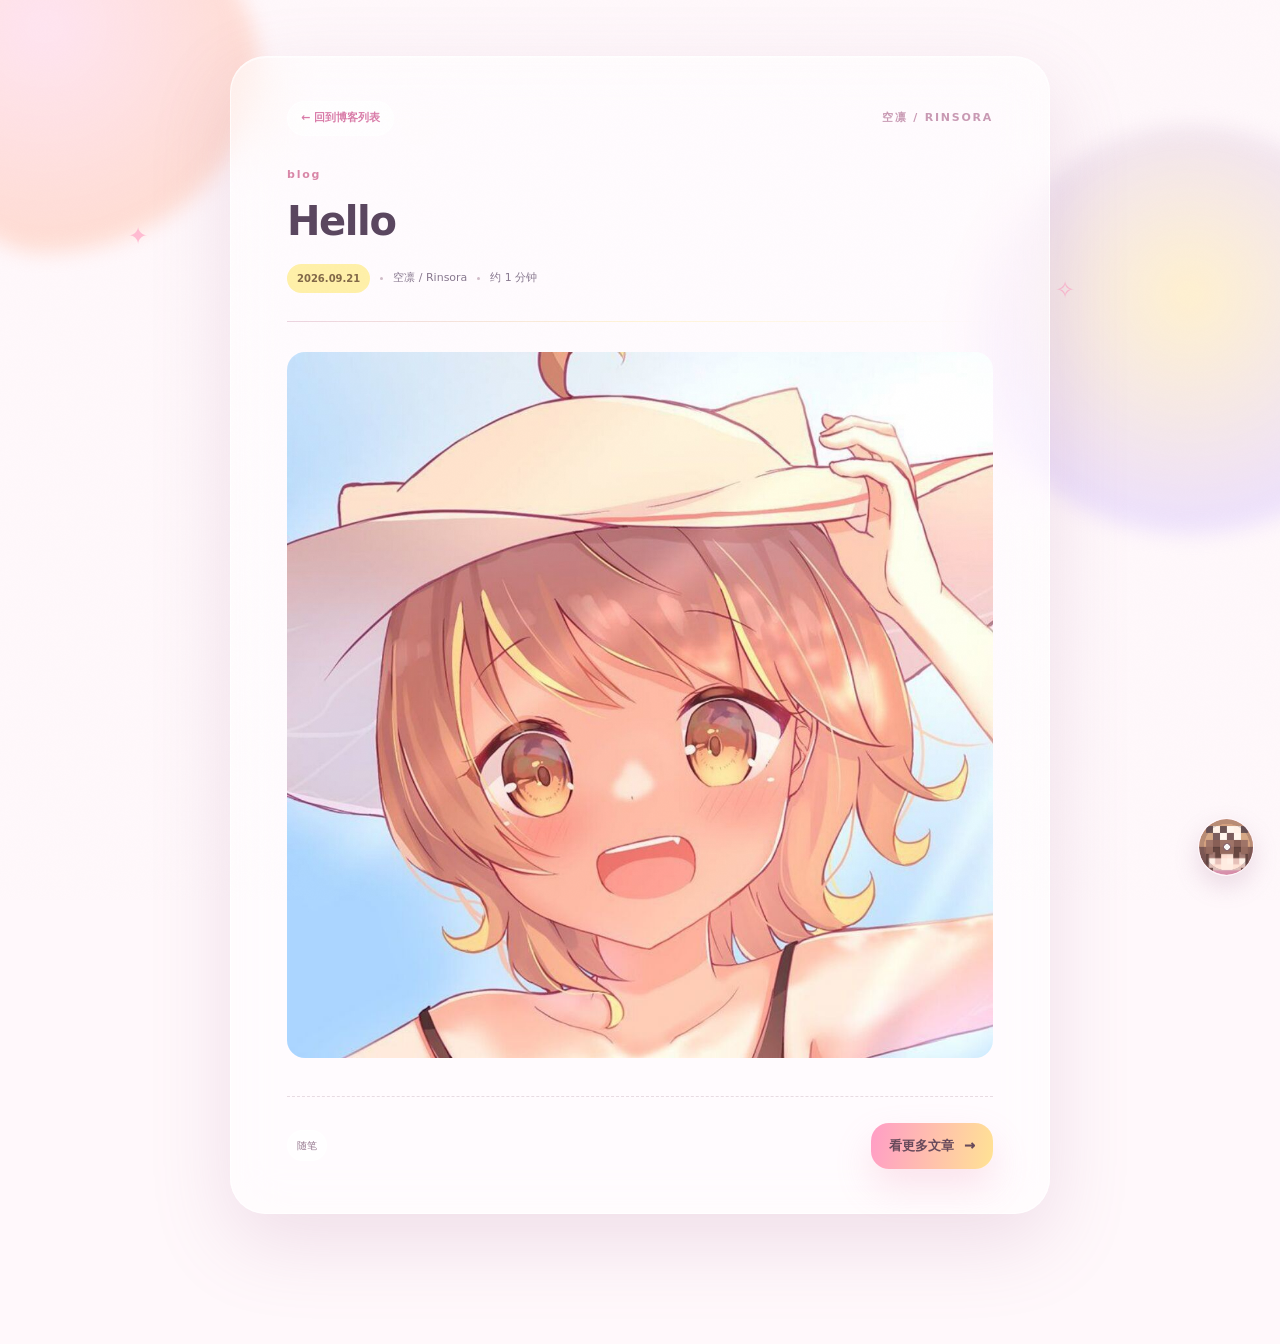
<file: posts/hello.html>
<!doctype html>
<html lang="zh-CN">
<head>
  <meta charset="utf-8">
  <meta name="viewport" content="width=device-width,initial-scale=1">
  <meta name="theme-color" content="#ffb6d5">
  <title>Hello · 空凛 · Rinsora 的小窝</title>
  <meta name="description" content="罐头">
  <link rel="canonical" href="https://rinsora.dpdns.org/posts/hello.html">
  <meta property="og:type" content="article">
  <meta property="og:site_name" content="空凛 · Rinsora 的小窝">
  <meta property="og:title" content="Hello · 空凛 · Rinsora 的小窝">
  <meta property="og:description" content="罐头">
  <meta property="og:url" content="https://rinsora.dpdns.org/posts/hello.html">
  <meta property="og:image" content="https://rinsora.dpdns.org/assets/site-card.png">
  <meta name="twitter:card" content="summary_large_image">
  <link rel="icon" href="../favicon.ico" sizes="any">
  <link rel="icon" type="image/png" sizes="32x32" href="../favicon-32.png">
  <link rel="apple-touch-icon" sizes="180x180" href="../apple-touch-icon.png">
  <link rel="stylesheet" href="../style.css">
  <!-- V3 组件 / 动画层：主题令牌、转场遮罩、无障碍都在这里 -->
  <link rel="stylesheet" href="../v3.css">
  <link rel="stylesheet" href="post.css">
  <script>
  /* 主题在首帧之前落定：键名和首页完全一致（rinsora-palette / rinsora-theme / rinsora-hue），
     所以「在首页换了主题再点进文章」两边是同一套配色，不会闪回默认色。 */
  try{
    var root=document.documentElement;
    var PAL={'candy':'candy','sunset':'sunset','lavender':'lavender','lilac':'lavender','mint':'mint'};
    var pal=PAL[localStorage.getItem('rinsora-palette')]||'candy';
    var night=localStorage.getItem('rinsora-theme')==='night';
    root.setAttribute('data-theme',night?'night':pal);
    root.classList.add('pal-'+((pal==='lavender')?'lilac':pal));
    if(night) root.classList.add('night');
    var hue=localStorage.getItem('rinsora-hue');
    if(hue) root.style.setProperty('--hue',hue+'deg');
    /* 从站内跳过来时先把转场遮罩放上场；掀开这件事交给纯 CSS 动画，
       不依赖任何一个脚本 —— 脚本没跑也不会留下一层盖住整页的遮罩。 */
    try{ if(sessionStorage.getItem('rinsora-nav')) root.setAttribute('data-enter','1'); }catch(e){}
  }catch(e){}
  </script>
  <script type="application/ld+json">
  {"@context":"https://schema.org","@type":"BlogPosting",
   "headline":"Hello",
   "description":"罐头",
   "datePublished":"2026-09-21","inLanguage":"zh-CN",
   "mainEntityOfPage":"https://rinsora.dpdns.org/posts/hello.html",
   "image":"https://rinsora.dpdns.org/assets/site-card.png",
   "author":{"@type":"Person","name":"空凛 · Rinsora","url":"https://rinsora.dpdns.org/"}}
  </script>
</head>
<body>
  <!-- 把 <html> 上的主题类镜像到 <body>：颜色变量是「html.x,body.x」两边都写的 -->
  <script>try{var _b=document.body,_r=document.documentElement;_b.className=_r.className;_b.setAttribute('data-theme',_r.getAttribute('data-theme')||'candy');}catch(e){}</script>
  <div class="page-cover" id="pageCover" aria-hidden="true"></div>

  <div class="bg-decor" aria-hidden="true">
    <span class="blob blob-a"></span><span class="blob blob-b"></span><span class="blob blob-c"></span>
    <span class="spark s1">✦</span><span class="spark s2">✧</span><span class="spark s3">✦</span><span class="spark s4">✧</span>
  </div>
  <div class="screen-grain" aria-hidden="true"></div>

  <main class="post-wrap">
    <article class="post-card glass">
      <div class="post-top">
        <a class="post-back" href="../index.html#blog">← 回到博客列表</a>
        <span class="post-brand">空凛 / Rinsora</span>
      </div>

      <p class="post-kicker">blog</p>
      <h1 class="post-title">Hello</h1>
      <p class="post-meta">
        <span class="date">2026.09.21</span>
        <span class="dot"></span><span>空凛 / Rinsora</span>
        <span class="dot"></span><span>约 1 分钟</span>
      </p>
      <hr class="post-divider">

      <div class="post-body">
        <p><img src="../assets/blog/20260921-094604.jpg" alt="罐头"></p>
      </div>

      <div class="post-footer">
        <div class="post-tags"><span>随笔</span></div>
        <a class="enter-btn" href="../index.html#blog"><span>看更多文章</span><span class="enter-arrow">→</span></a>
      </div>
    </article>
  </main>

  <audio id="audio" preload="metadata"></audio>
  <aside id="floatingPlayer" aria-label="音乐播放器"></aside>
  <script src="../gh-api.js"></script>
  <script src="../music-data.js"></script>
  <script src="../music.js"></script>
  <script src="../music-upload.js"></script>
</body>
</html>
</file>
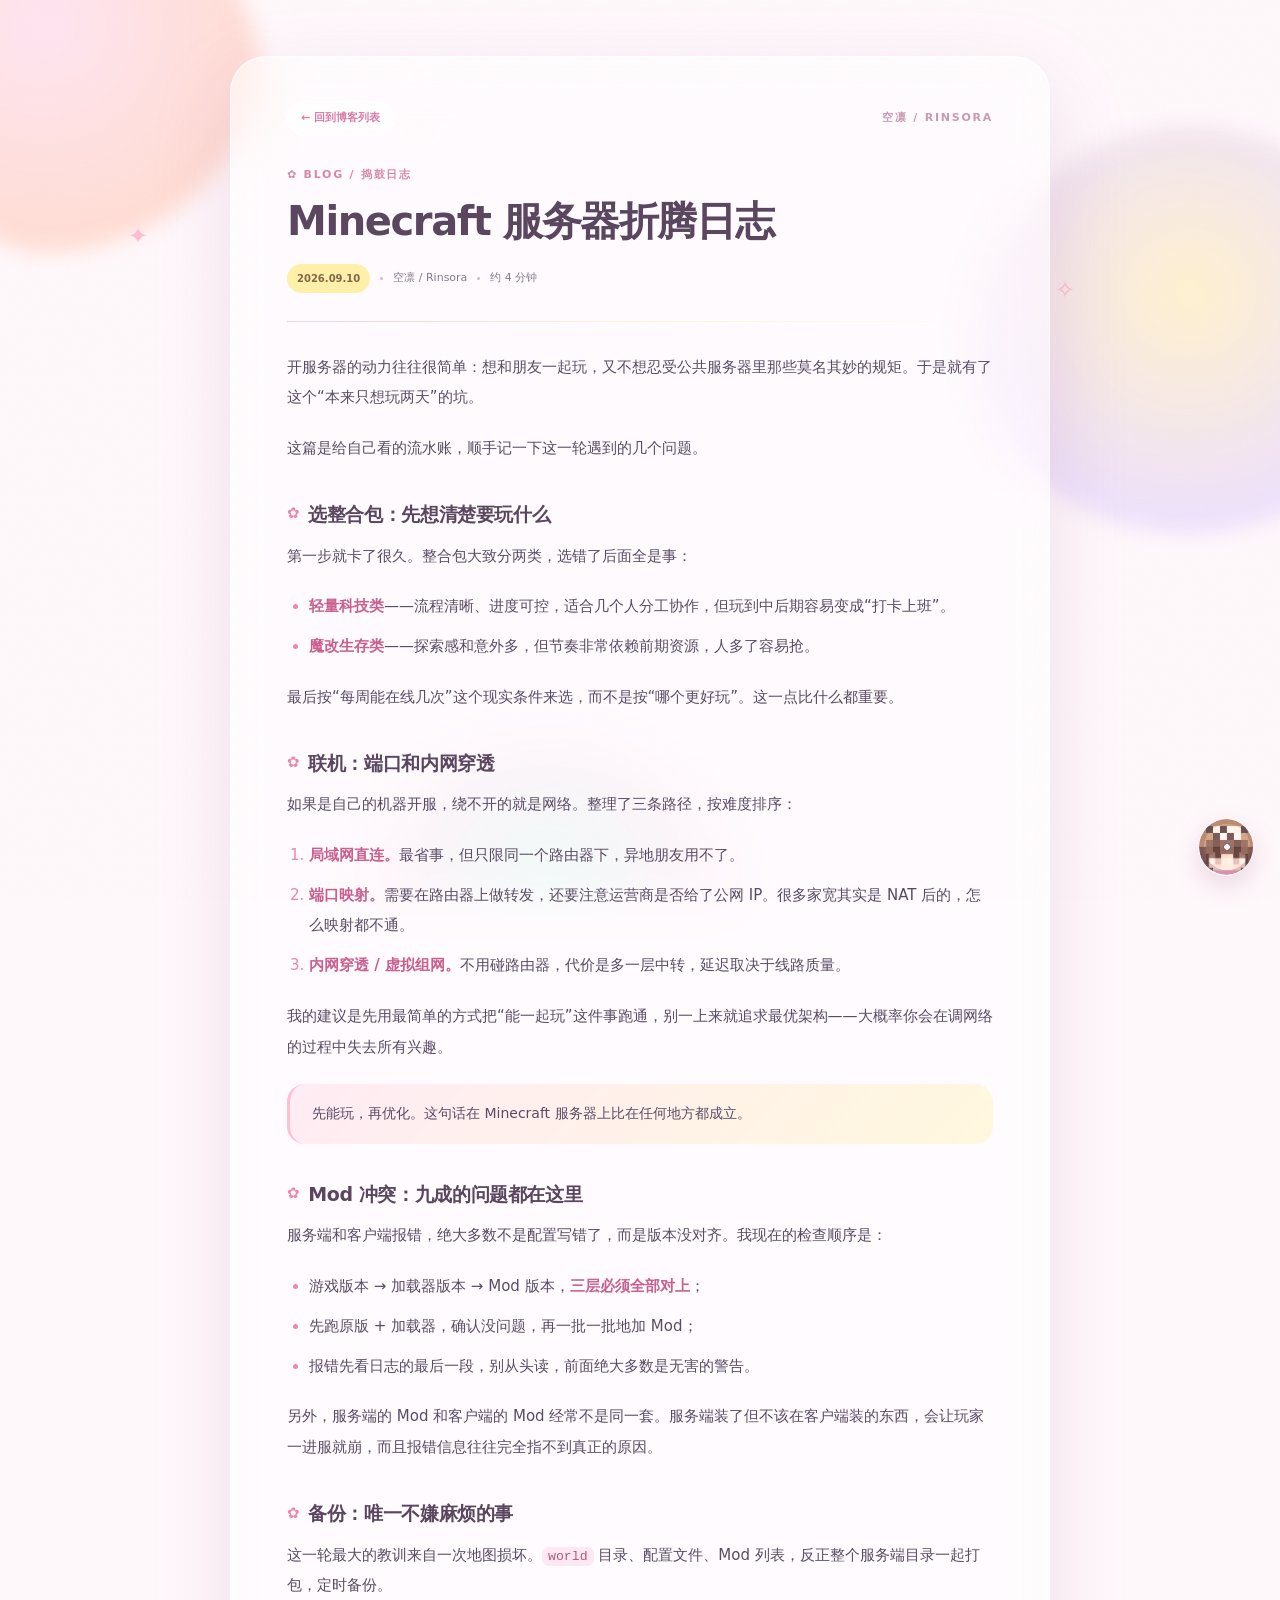
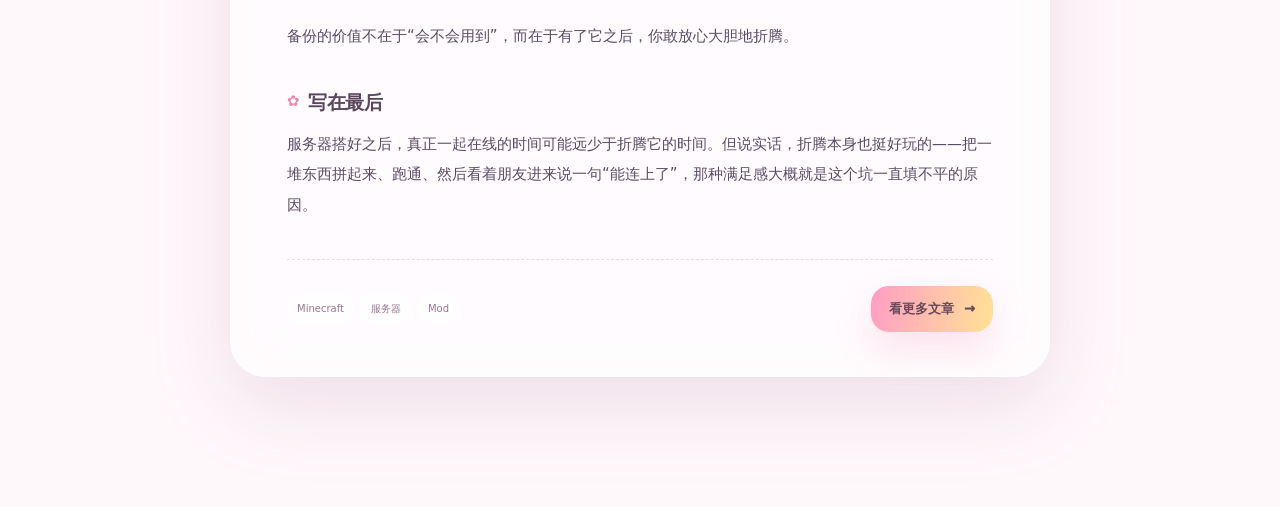
<file: posts/minecraft-server-log.html>
<!doctype html>
<html lang="zh-CN">
<head>
  <meta charset="utf-8">
  <meta name="viewport" content="width=device-width,initial-scale=1">
  <meta name="theme-color" content="#ffb6d5">
  <title>Minecraft 服务器折腾日志 · 空凛 · Rinsora 的小窝</title>
  <meta name="description" content="整合包、联机、端口、Mod……总会有下一件要修的事。">
  <link rel="canonical" href="https://rinsora.dpdns.org/posts/minecraft-server-log.html">
  <meta property="og:type" content="article">
  <meta property="og:site_name" content="空凛 · Rinsora 的小窝">
  <meta property="og:title" content="Minecraft 服务器折腾日志 · 空凛 · Rinsora 的小窝">
  <meta property="og:description" content="整合包、联机、端口、Mod……总会有下一件要修的事。">
  <meta property="og:url" content="https://rinsora.dpdns.org/posts/minecraft-server-log.html">
  <meta property="og:image" content="https://rinsora.dpdns.org/assets/site-card.png">
  <meta name="twitter:card" content="summary_large_image">
  <link rel="icon" href="../favicon.ico" sizes="any">
  <link rel="icon" type="image/png" sizes="32x32" href="../favicon-32.png">
  <link rel="apple-touch-icon" sizes="180x180" href="../apple-touch-icon.png">
  <link rel="stylesheet" href="../style.css">
  <!-- V3 组件 / 动画层：主题令牌、转场遮罩、无障碍都在这里 -->
  <link rel="stylesheet" href="../v3.css">
  <link rel="stylesheet" href="post.css">
  <script>
  /* 主题在首帧之前落定：键名和首页完全一致（rinsora-palette / rinsora-theme / rinsora-hue），
     所以「在首页换了主题再点进文章」两边是同一套配色，不会闪回默认色。 */
  try{
    var root=document.documentElement;
    var PAL={'candy':'candy','sunset':'sunset','lavender':'lavender','lilac':'lavender','mint':'mint'};
    var pal=PAL[localStorage.getItem('rinsora-palette')]||'candy';
    var night=localStorage.getItem('rinsora-theme')==='night';
    root.setAttribute('data-theme',night?'night':pal);
    root.classList.add('pal-'+((pal==='lavender')?'lilac':pal));
    if(night) root.classList.add('night');
    var hue=localStorage.getItem('rinsora-hue');
    if(hue) root.style.setProperty('--hue',hue+'deg');
    /* 从站内跳过来时先把转场遮罩放上场；掀开这件事交给纯 CSS 动画，
       不依赖任何一个脚本 —— 脚本没跑也不会留下一层盖住整页的遮罩。 */
    try{ if(sessionStorage.getItem('rinsora-nav')) root.setAttribute('data-enter','1'); }catch(e){}
  }catch(e){}
  </script>
  <script type="application/ld+json">
  {"@context":"https://schema.org","@type":"BlogPosting",
   "headline":"Minecraft 服务器折腾日志",
   "description":"整合包、联机、端口、Mod……总会有下一件要修的事。",
   "datePublished":"2026-09-10","inLanguage":"zh-CN",
   "mainEntityOfPage":"https://rinsora.dpdns.org/posts/minecraft-server-log.html",
   "image":"https://rinsora.dpdns.org/assets/site-card.png",
   "author":{"@type":"Person","name":"空凛 · Rinsora","url":"https://rinsora.dpdns.org/"}}
  </script>
</head>
<body>
  <!-- 把 <html> 上的主题类镜像到 <body>：颜色变量是「html.x,body.x」两边都写的 -->
  <script>try{var _b=document.body,_r=document.documentElement;_b.className=_r.className;_b.setAttribute('data-theme',_r.getAttribute('data-theme')||'candy');}catch(e){}</script>
  <div class="page-cover" id="pageCover" aria-hidden="true"></div>

  <div class="bg-decor" aria-hidden="true">
    <span class="blob blob-a"></span><span class="blob blob-b"></span><span class="blob blob-c"></span>
    <span class="spark s1">✦</span><span class="spark s2">✧</span><span class="spark s3">✦</span><span class="spark s4">✧</span>
  </div>
  <div class="screen-grain" aria-hidden="true"></div>

  <main class="post-wrap">
    <article class="post-card glass">
      <div class="post-top">
        <a class="post-back" href="../index.html#blog">← 回到博客列表</a>
        <span class="post-brand">空凛 / Rinsora</span>
      </div>

      <p class="post-kicker">✿ BLOG / 捣鼓日志</p>
      <h1 class="post-title">Minecraft 服务器折腾日志</h1>
      <p class="post-meta">
        <span class="date">2026.09.10</span>
        <span class="dot"></span><span>空凛 / Rinsora</span>
        <span class="dot"></span><span>约 4 分钟</span>
      </p>
      <hr class="post-divider">

      <div class="post-body">
        <p>开服务器的动力往往很简单：想和朋友一起玩，又不想忍受公共服务器里那些莫名其妙的规矩。于是就有了这个“本来只想玩两天”的坑。</p>
        <p>这篇是给自己看的流水账，顺手记一下这一轮遇到的几个问题。</p>

        <h2>选整合包：先想清楚要玩什么</h2>
        <p>第一步就卡了很久。整合包大致分两类，选错了后面全是事：</p>
        <ul>
          <li><strong>轻量科技类</strong>——流程清晰、进度可控，适合几个人分工协作，但玩到中后期容易变成“打卡上班”。</li>
          <li><strong>魔改生存类</strong>——探索感和意外多，但节奏非常依赖前期资源，人多了容易抢。</li>
        </ul>
        <p>最后按“每周能在线几次”这个现实条件来选，而不是按“哪个更好玩”。这一点比什么都重要。</p>

        <h2>联机：端口和内网穿透</h2>
        <p>如果是自己的机器开服，绕不开的就是网络。整理了三条路径，按难度排序：</p>
        <ol>
          <li><strong>局域网直连。</strong>最省事，但只限同一个路由器下，异地朋友用不了。</li>
          <li><strong>端口映射。</strong>需要在路由器上做转发，还要注意运营商是否给了公网 IP。很多家宽其实是 NAT 后的，怎么映射都不通。</li>
          <li><strong>内网穿透 / 虚拟组网。</strong>不用碰路由器，代价是多一层中转，延迟取决于线路质量。</li>
        </ol>
        <p>我的建议是先用最简单的方式把“能一起玩”这件事跑通，别一上来就追求最优架构——大概率你会在调网络的过程中失去所有兴趣。</p>

        <blockquote>
          <p>先能玩，再优化。这句话在 Minecraft 服务器上比在任何地方都成立。</p>
        </blockquote>

        <h2>Mod 冲突：九成的问题都在这里</h2>
        <p>服务端和客户端报错，绝大多数不是配置写错了，而是版本没对齐。我现在的检查顺序是：</p>
        <ul>
          <li>游戏版本 → 加载器版本 → Mod 版本，<strong>三层必须全部对上</strong>；</li>
          <li>先跑原版 + 加载器，确认没问题，再一批一批地加 Mod；</li>
          <li>报错先看日志的最后一段，别从头读，前面绝大多数是无害的警告。</li>
        </ul>
        <p>另外，服务端的 Mod 和客户端的 Mod 经常不是同一套。服务端装了但不该在客户端装的东西，会让玩家一进服就崩，而且报错信息往往完全指不到真正的原因。</p>

        <h2>备份：唯一不嫌麻烦的事</h2>
        <p>这一轮最大的教训来自一次地图损坏。<code>world</code> 目录、配置文件、Mod 列表，反正整个服务端目录一起打包，定时备份。</p>
        <p>备份的价值不在于“会不会用到”，而在于有了它之后，你敢放心大胆地折腾。</p>

        <h2>写在最后</h2>
        <p>服务器搭好之后，真正一起在线的时间可能远少于折腾它的时间。但说实话，折腾本身也挺好玩的——把一堆东西拼起来、跑通、然后看着朋友进来说一句“能连上了”，那种满足感大概就是这个坑一直填不平的原因。</p>
      </div>

      <div class="post-footer">
        <div class="post-tags"><span>Minecraft</span><span>服务器</span><span>Mod</span></div>
        <a class="enter-btn" href="../index.html#blog"><span>看更多文章</span><span class="enter-arrow">→</span></a>
      </div>
    </article>
  </main>

  <audio id="audio" preload="metadata"></audio>
  <aside id="floatingPlayer" aria-label="音乐播放器"></aside>
  <script src="../gh-api.js"></script>
  <script src="../music-data.js"></script>
  <script src="../music.js"></script>
  <script src="../music-upload.js"></script>
</body>
</html>
</file>
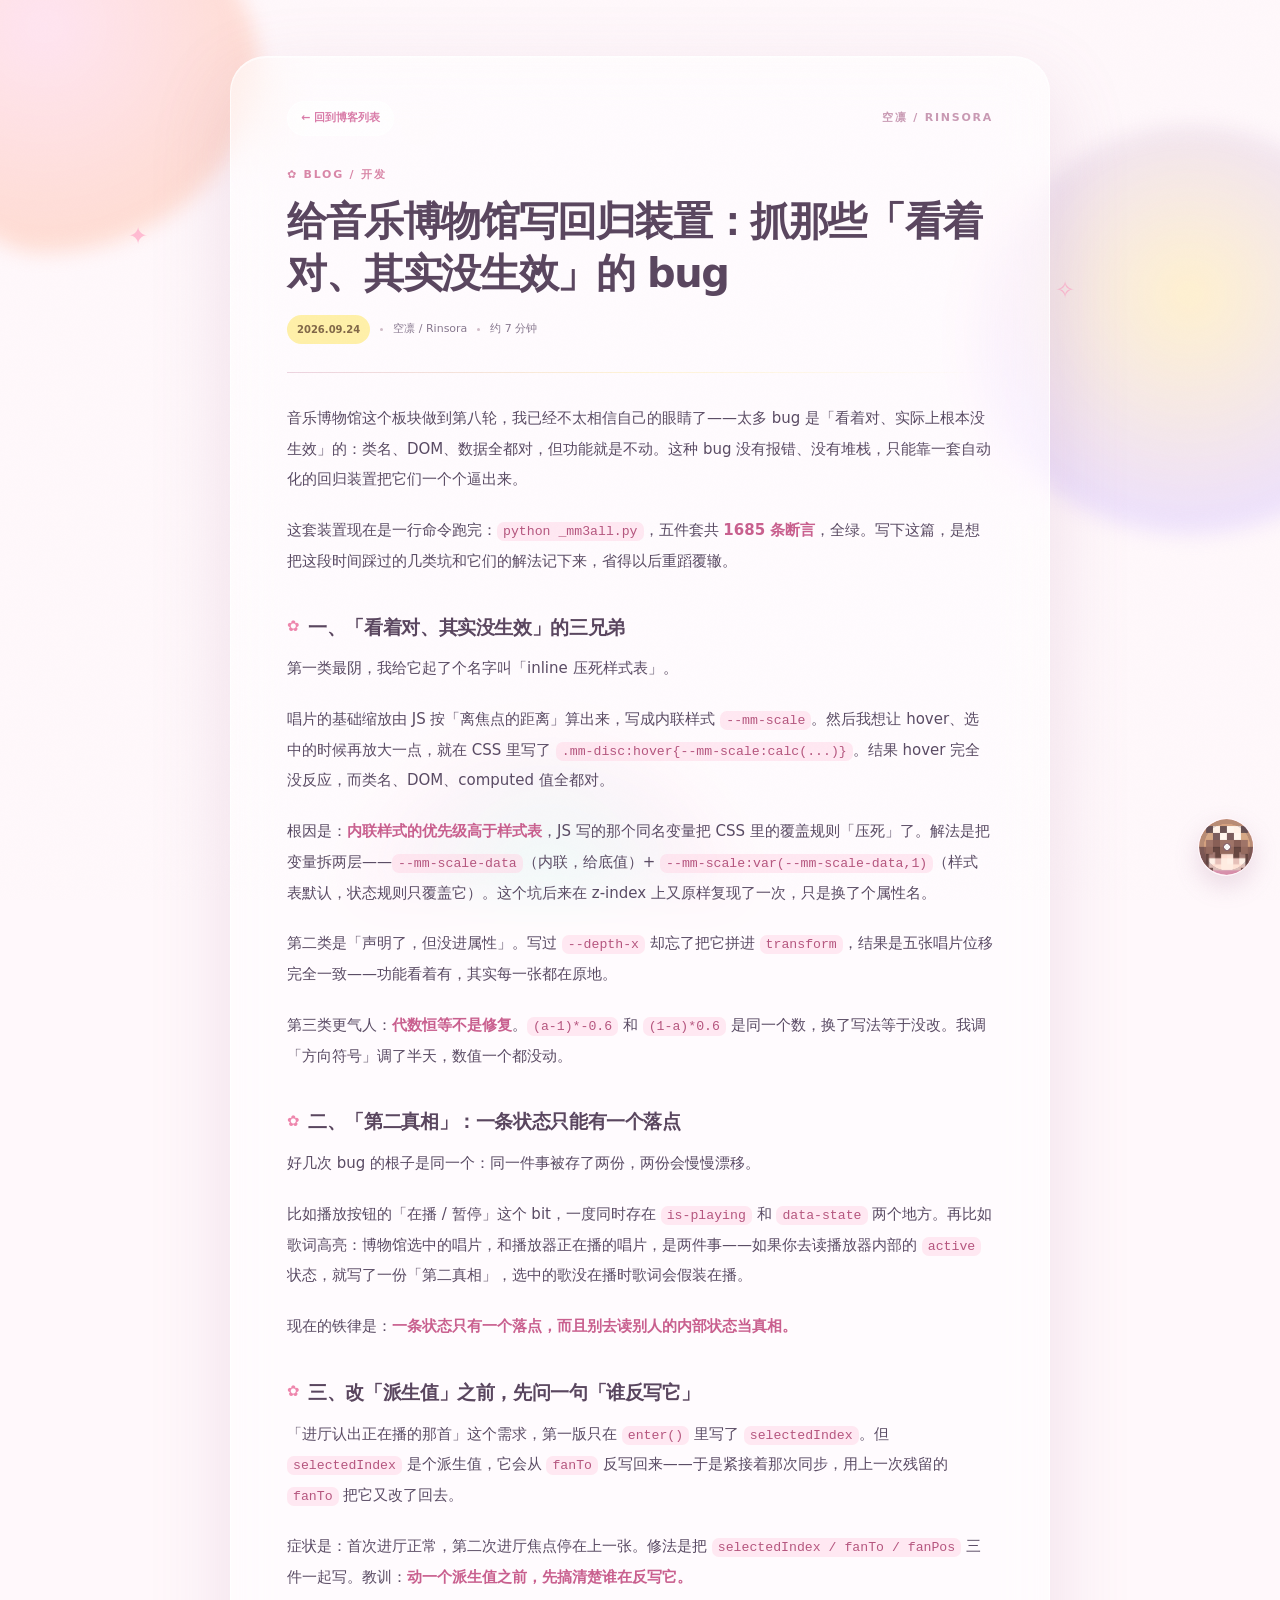
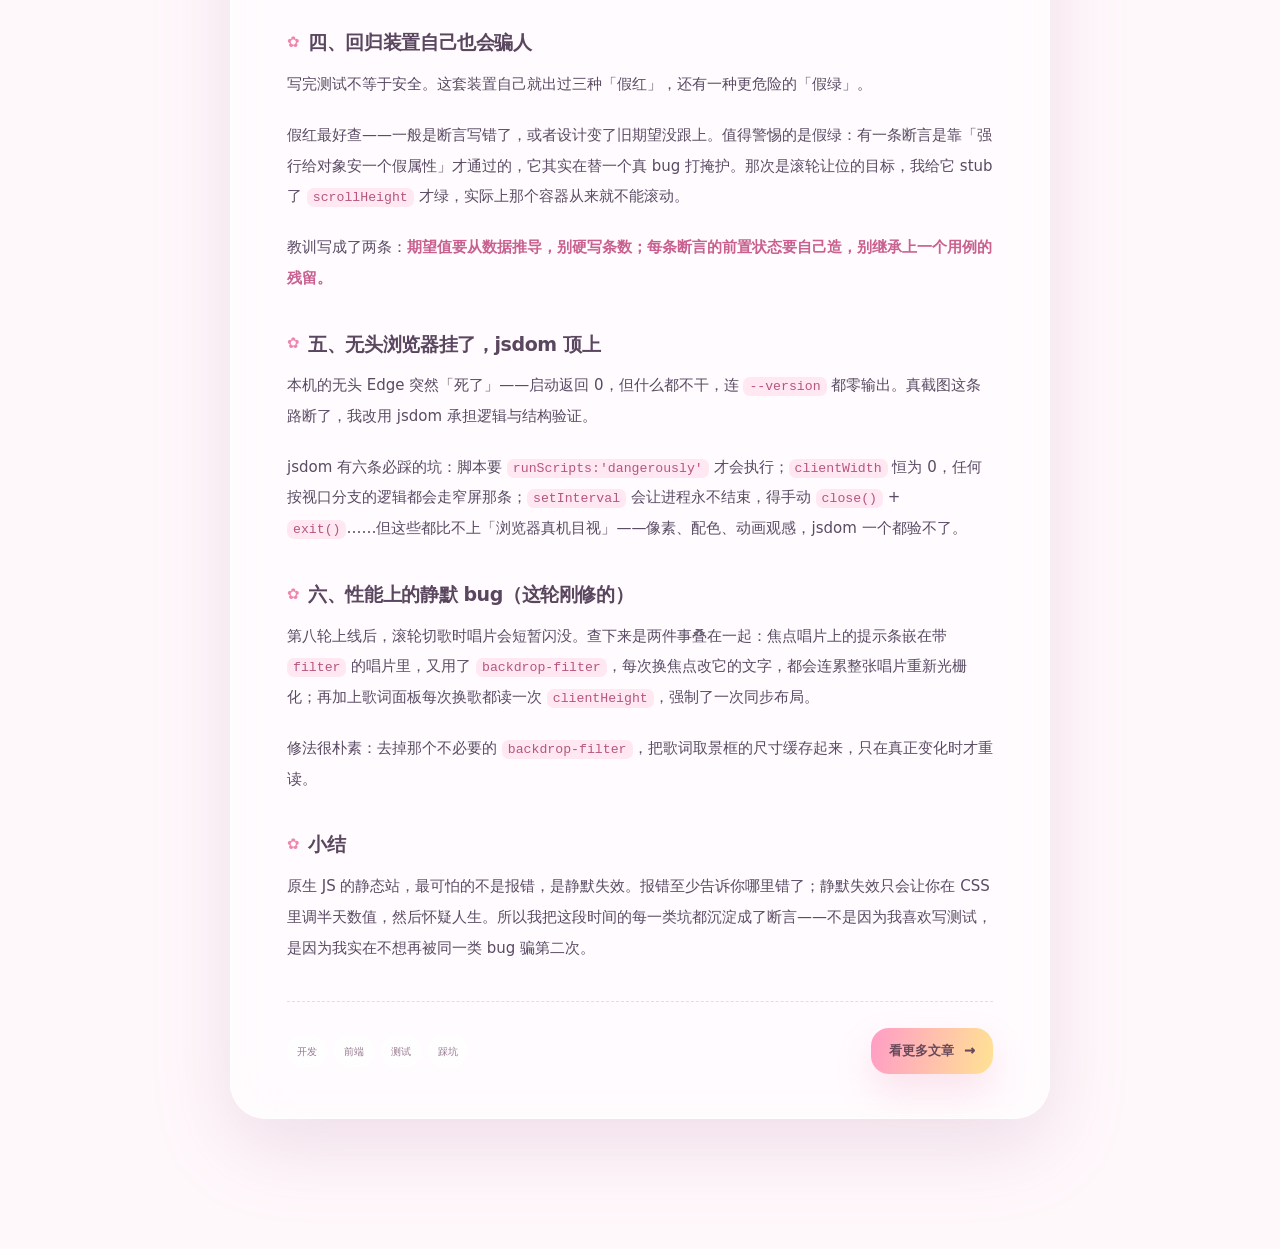
<file: posts/music-museum-debugging.html>
<!doctype html>
<html lang="zh-CN">
<head>
  <meta charset="utf-8">
  <meta name="viewport" content="width=device-width,initial-scale=1">
  <meta name="theme-color" content="#ffb6d5">
  <title>给音乐博物馆写回归装置：抓那些「看着对、其实没生效」的 bug · 空凛 · Rinsora 的小窝</title>
  <meta name="description" content="一个纯静态小站为什么需要 1685 条自动化断言，以及几类只有测试才能抓住的静默 bug。">
  <link rel="canonical" href="https://rinsora.dpdns.org/posts/music-museum-debugging.html">
  <meta property="og:type" content="article">
  <meta property="og:site_name" content="空凛 · Rinsora 的小窝">
  <meta property="og:title" content="给音乐博物馆写回归装置：抓那些「看着对、其实没生效」的 bug · 空凛 · Rinsora 的小窝">
  <meta property="og:description" content="一个纯静态小站为什么需要 1685 条自动化断言，以及几类只有测试才能抓住的静默 bug。">
  <meta property="og:url" content="https://rinsora.dpdns.org/posts/music-museum-debugging.html">
  <meta property="og:image" content="https://rinsora.dpdns.org/assets/site-card.png">
  <meta name="twitter:card" content="summary_large_image">
  <link rel="icon" href="../favicon.ico" sizes="any">
  <link rel="icon" type="image/png" sizes="32x32" href="../favicon-32.png">
  <link rel="apple-touch-icon" sizes="180x180" href="../apple-touch-icon.png">
  <link rel="stylesheet" href="../style.css">
  <!-- V3 组件 / 动画层：主题令牌、转场遮罩、无障碍都在这里 -->
  <link rel="stylesheet" href="../v3.css">
  <link rel="stylesheet" href="post.css">
  <script>
  /* 主题在首帧之前落定：键名和首页完全一致（rinsora-palette / rinsora-theme / rinsora-hue），
     所以「在首页换了主题再点进文章」两边是同一套配色，不会闪回默认色。 */
  try{
    var root=document.documentElement;
    var PAL={'candy':'candy','sunset':'sunset','lavender':'lavender','lilac':'lavender','mint':'mint'};
    var pal=PAL[localStorage.getItem('rinsora-palette')]||'candy';
    var night=localStorage.getItem('rinsora-theme')==='night';
    root.setAttribute('data-theme',night?'night':pal);
    root.classList.add('pal-'+((pal==='lavender')?'lilac':pal));
    if(night) root.classList.add('night');
    var hue=localStorage.getItem('rinsora-hue');
    if(hue) root.style.setProperty('--hue',hue+'deg');
    /* 从站内跳过来时先把转场遮罩放上场；掀开这件事交给纯 CSS 动画，
       不依赖任何一个脚本 —— 脚本没跑也不会留下一层盖住整页的遮罩。 */
    try{ if(sessionStorage.getItem('rinsora-nav')) root.setAttribute('data-enter','1'); }catch(e){}
  }catch(e){}
  </script>
  <script type="application/ld+json">
  {"@context":"https://schema.org","@type":"BlogPosting",
   "headline":"给音乐博物馆写回归装置：抓那些「看着对、其实没生效」的 bug",
   "description":"一个纯静态小站为什么需要 1685 条自动化断言，以及几类只有测试才能抓住的静默 bug。",
   "datePublished":"2026-09-24","inLanguage":"zh-CN",
   "mainEntityOfPage":"https://rinsora.dpdns.org/posts/music-museum-debugging.html",
   "image":"https://rinsora.dpdns.org/assets/site-card.png",
   "author":{"@type":"Person","name":"空凛 · Rinsora","url":"https://rinsora.dpdns.org/"}}
  </script>
</head>
<body>
  <!-- 把 <html> 上的主题类镜像到 <body>：颜色变量是「html.x,body.x」两边都写的 -->
  <script>try{var _b=document.body,_r=document.documentElement;_b.className=_r.className;_b.setAttribute('data-theme',_r.getAttribute('data-theme')||'candy');}catch(e){}</script>
  <div class="page-cover" id="pageCover" aria-hidden="true"></div>

  <div class="bg-decor" aria-hidden="true">
    <span class="blob blob-a"></span><span class="blob blob-b"></span><span class="blob blob-c"></span>
    <span class="spark s1">✦</span><span class="spark s2">✧</span><span class="spark s3">✦</span><span class="spark s4">✧</span>
  </div>
  <div class="screen-grain" aria-hidden="true"></div>

  <main class="post-wrap">
    <article class="post-card glass">
      <div class="post-top">
        <a class="post-back" href="../index.html#blog">← 回到博客列表</a>
        <span class="post-brand">空凛 / Rinsora</span>
      </div>

      <p class="post-kicker">✿ BLOG / 开发</p>
      <h1 class="post-title">给音乐博物馆写回归装置：抓那些「看着对、其实没生效」的 bug</h1>
      <p class="post-meta">
        <span class="date">2026.09.24</span>
        <span class="dot"></span><span>空凛 / Rinsora</span>
        <span class="dot"></span><span>约 7 分钟</span>
      </p>
      <hr class="post-divider">

      <div class="post-body">
        <p>音乐博物馆这个板块做到第八轮，我已经不太相信自己的眼睛了——太多 bug 是「看着对、实际上根本没生效」的：类名、DOM、数据全都对，但功能就是不动。这种 bug 没有报错、没有堆栈，只能靠一套自动化的回归装置把它们一个个逼出来。</p>
        <p>这套装置现在是一行命令跑完：<code>python _mm3all.py</code>，五件套共 <strong>1685 条断言</strong>，全绿。写下这篇，是想把这段时间踩过的几类坑和它们的解法记下来，省得以后重蹈覆辙。</p>

        <h2>一、「看着对、其实没生效」的三兄弟</h2>
        <p>第一类最阴，我给它起了个名字叫「inline 压死样式表」。</p>
        <p>唱片的基础缩放由 JS 按「离焦点的距离」算出来，写成内联样式 <code>--mm-scale</code>。然后我想让 hover、选中的时候再放大一点，就在 CSS 里写了 <code>.mm-disc:hover{--mm-scale:calc(...)}</code>。结果 hover 完全没反应，而类名、DOM、computed 值全都对。</p>
        <p>根因是：<strong>内联样式的优先级高于样式表</strong>，JS 写的那个同名变量把 CSS 里的覆盖规则「压死」了。解法是把变量拆两层——<code>--mm-scale-data</code>（内联，给底值）+ <code>--mm-scale:var(--mm-scale-data,1)</code>（样式表默认，状态规则只覆盖它）。这个坑后来在 z-index 上又原样复现了一次，只是换了个属性名。</p>
        <p>第二类是「声明了，但没进属性」。写过 <code>--depth-x</code> 却忘了把它拼进 <code>transform</code>，结果是五张唱片位移完全一致——功能看着有，其实每一张都在原地。</p>
        <p>第三类更气人：<strong>代数恒等不是修复</strong>。<code>(a-1)*-0.6</code> 和 <code>(1-a)*0.6</code> 是同一个数，换了写法等于没改。我调「方向符号」调了半天，数值一个都没动。</p>

        <h2>二、「第二真相」：一条状态只能有一个落点</h2>
        <p>好几次 bug 的根子是同一个：同一件事被存了两份，两份会慢慢漂移。</p>
        <p>比如播放按钮的「在播 / 暂停」这个 bit，一度同时存在 <code>is-playing</code> 和 <code>data-state</code> 两个地方。再比如歌词高亮：博物馆选中的唱片，和播放器正在播的唱片，是两件事——如果你去读播放器内部的 <code>active</code> 状态，就写了一份「第二真相」，选中的歌没在播时歌词会假装在播。</p>
        <p>现在的铁律是：<strong>一条状态只有一个落点，而且别去读别人的内部状态当真相。</strong></p>

        <h2>三、改「派生值」之前，先问一句「谁反写它」</h2>
        <p>「进厅认出正在播的那首」这个需求，第一版只在 <code>enter()</code> 里写了 <code>selectedIndex</code>。但 <code>selectedIndex</code> 是个派生值，它会从 <code>fanTo</code> 反写回来——于是紧接着那次同步，用上一次残留的 <code>fanTo</code> 把它又改了回去。</p>
        <p>症状是：首次进厅正常，第二次进厅焦点停在上一张。修法是把 <code>selectedIndex / fanTo / fanPos</code> 三件一起写。教训：<strong>动一个派生值之前，先搞清楚谁在反写它。</strong></p>

        <h2>四、回归装置自己也会骗人</h2>
        <p>写完测试不等于安全。这套装置自己就出过三种「假红」，还有一种更危险的「假绿」。</p>
        <p>假红最好查——一般是断言写错了，或者设计变了旧期望没跟上。值得警惕的是假绿：有一条断言是靠「强行给对象安一个假属性」才通过的，它其实在替一个真 bug 打掩护。那次是滚轮让位的目标，我给它 stub 了 <code>scrollHeight</code> 才绿，实际上那个容器从来就不能滚动。</p>
        <p>教训写成了两条：<strong>期望值要从数据推导，别硬写条数；每条断言的前置状态要自己造，别继承上一个用例的残留。</strong></p>

        <h2>五、无头浏览器挂了，jsdom 顶上</h2>
        <p>本机的无头 Edge 突然「死了」——启动返回 0，但什么都不干，连 <code>--version</code> 都零输出。真截图这条路断了，我改用 jsdom 承担逻辑与结构验证。</p>
        <p>jsdom 有六条必踩的坑：脚本要 <code>runScripts:'dangerously'</code> 才会执行；<code>clientWidth</code> 恒为 0，任何按视口分支的逻辑都会走窄屏那条；<code>setInterval</code> 会让进程永不结束，得手动 <code>close()</code> + <code>exit()</code>……但这些都比不上「浏览器真机目视」——像素、配色、动画观感，jsdom 一个都验不了。</p>

        <h2>六、性能上的静默 bug（这轮刚修的）</h2>
        <p>第八轮上线后，滚轮切歌时唱片会短暂闪没。查下来是两件事叠在一起：焦点唱片上的提示条嵌在带 <code>filter</code> 的唱片里，又用了 <code>backdrop-filter</code>，每次换焦点改它的文字，都会连累整张唱片重新光栅化；再加上歌词面板每次换歌都读一次 <code>clientHeight</code>，强制了一次同步布局。</p>
        <p>修法很朴素：去掉那个不必要的 <code>backdrop-filter</code>，把歌词取景框的尺寸缓存起来，只在真正变化时才重读。</p>

        <h2>小结</h2>
        <p>原生 JS 的静态站，最可怕的不是报错，是静默失效。报错至少告诉你哪里错了；静默失效只会让你在 CSS 里调半天数值，然后怀疑人生。所以我把这段时间的每一类坑都沉淀成了断言——不是因为我喜欢写测试，是因为我实在不想再被同一类 bug 骗第二次。</p>
      </div>

      <div class="post-footer">
        <div class="post-tags"><span>开发</span><span>前端</span><span>测试</span><span>踩坑</span></div>
        <a class="enter-btn" href="../index.html#blog"><span>看更多文章</span><span class="enter-arrow">→</span></a>
      </div>
    </article>
  </main>

  <audio id="audio" preload="metadata"></audio>
  <aside id="floatingPlayer" aria-label="音乐播放器"></aside>
  <script src="../gh-api.js"></script>
  <script src="../music-data.js"></script>
  <script src="../music.js"></script>
  <script src="../music-upload.js"></script>
</body>
</html>
</file>
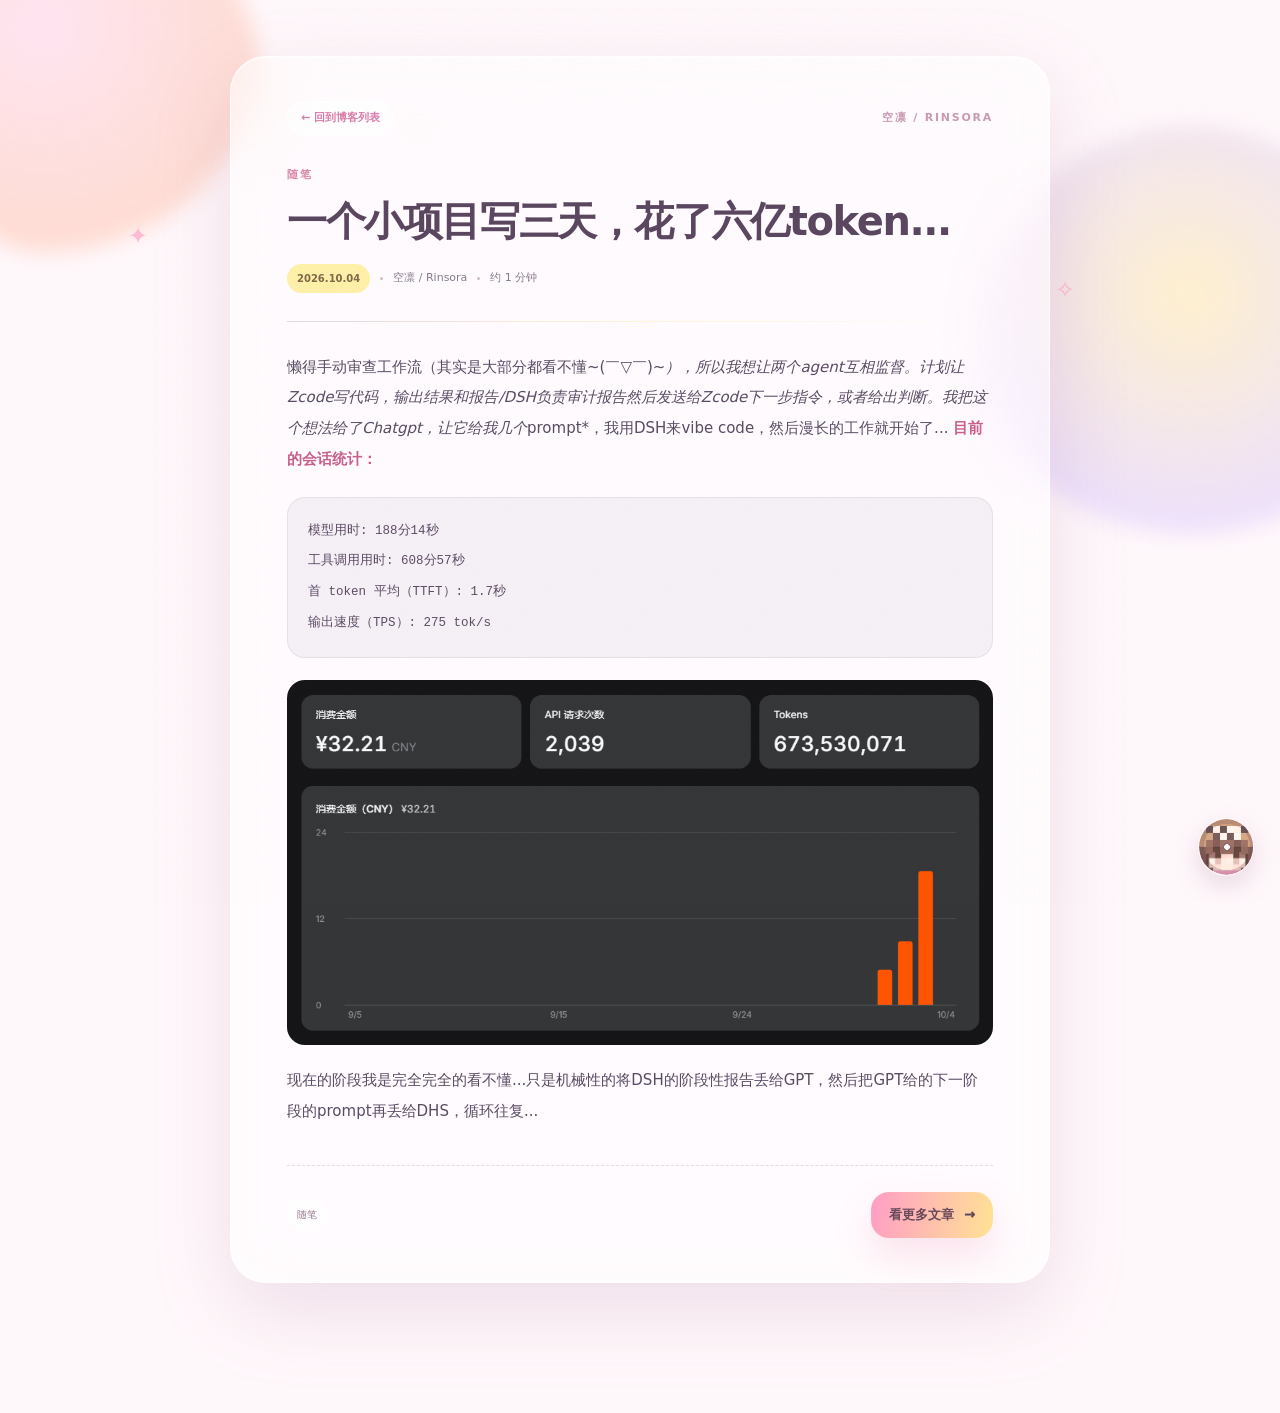
<file: posts/post-2026-10-04.html>
<!doctype html>
<html lang="zh-CN">
<head>
  <meta charset="utf-8">
  <meta name="viewport" content="width=device-width,initial-scale=1">
  <meta name="theme-color" content="#ffb6d5">
  <title>一个小项目写三天，花了六亿token... · 空凛 · Rinsora 的小窝</title>
  <meta name="description" content="懒得手动审查工作流（其实是大部分都看不懂~(￣▽￣)~），所以我想让两个agent互相监督。……">
  <link rel="canonical" href="https://rinsora.dpdns.org/posts/post-2026-10-04.html">
  <meta property="og:type" content="article">
  <meta property="og:site_name" content="空凛 · Rinsora 的小窝">
  <meta property="og:title" content="一个小项目写三天，花了六亿token... · 空凛 · Rinsora 的小窝">
  <meta property="og:description" content="懒得手动审查工作流（其实是大部分都看不懂~(￣▽￣)~），所以我想让两个agent互相监督。……">
  <meta property="og:url" content="https://rinsora.dpdns.org/posts/post-2026-10-04.html">
  <meta property="og:image" content="https://rinsora.dpdns.org/assets/site-card.png">
  <meta name="twitter:card" content="summary_large_image">
  <script type="application/ld+json">
  {"@context":"https://schema.org","@type":"BlogPosting",
   "headline":"一个小项目写三天，花了六亿token...","description":"懒得手动审查工作流（其实是大部分都看不懂~(￣▽￣)~），所以我想让两个agent互相监督。……",
   "datePublished":"2026-10-04","inLanguage":"zh-CN",
   "mainEntityOfPage":"https://rinsora.dpdns.org/posts/post-2026-10-04.html",
   "image":"https://rinsora.dpdns.org/assets/site-card.png",
   "author":{"@type":"Person","name":"空凛 · Rinsora","url":"https://rinsora.dpdns.org/"}}
  </script>
  <link rel="icon" href="../favicon.ico" sizes="any">
  <link rel="icon" type="image/png" sizes="32x32" href="../favicon-32.png">
  <link rel="apple-touch-icon" sizes="180x180" href="../apple-touch-icon.png">
  <link rel="stylesheet" href="../style.css">
  <!-- V3 组件 / 动画层：主题令牌、转场遮罩、无障碍都在这里 -->
  <link rel="stylesheet" href="../v3.css">
  <link rel="stylesheet" href="post.css">
  <script>
  /* 主题在首帧之前落定：键名和首页完全一致，两边永远同一套配色。 */
  try{
    var root=document.documentElement;
    var PAL={'candy':'candy','sunset':'sunset','lavender':'lavender','lilac':'lavender','mint':'mint'};
    var pal=PAL[localStorage.getItem('rinsora-palette')]||'candy';
    var night=localStorage.getItem('rinsora-theme')==='night';
    root.setAttribute('data-theme',night?'night':pal);
    root.classList.add('pal-'+((pal==='lavender')?'lilac':pal));
    if(night) root.classList.add('night');
    var hue=localStorage.getItem('rinsora-hue');
    if(hue) root.style.setProperty('--hue',hue+'deg');
    /* 从站内跳过来时先把转场遮罩放上场；掀开交给纯 CSS 动画，不依赖脚本 */
    try{ if(sessionStorage.getItem('rinsora-nav')) root.setAttribute('data-enter','1'); }catch(e){}
  }catch(e){}
  </script>
</head>
<body>
  <!-- 把 <html> 上的主题类镜像到 <body>：颜色变量两边都写 -->
  <script>try{var _b=document.body,_r=document.documentElement;_b.className=_r.className;_b.setAttribute('data-theme',_r.getAttribute('data-theme')||'candy');}catch(e){}</script>
  <div class="page-cover" id="pageCover" aria-hidden="true"></div>

  <div class="bg-decor" aria-hidden="true">
    <span class="blob blob-a"></span><span class="blob blob-b"></span><span class="blob blob-c"></span>
    <span class="spark s1">✦</span><span class="spark s2">✧</span><span class="spark s3">✦</span><span class="spark s4">✧</span>
  </div>
  <div class="screen-grain" aria-hidden="true"></div>

  <main class="post-wrap">
    <article class="post-card glass">
      <div class="post-top">
        <a class="post-back" href="../index.html#blog">← 回到博客列表</a>
        <span class="post-brand">空凛 / Rinsora</span>
      </div>

      <p class="post-kicker">随笔</p>
      <h1 class="post-title">一个小项目写三天，花了六亿token...</h1>
      <p class="post-meta">
        <span class="date">2026.10.04</span>
        <span class="dot"></span><span>空凛 / Rinsora</span>
        <span class="dot"></span><span>约 1 分钟</span>
      </p>
      <hr class="post-divider">

      <div class="post-body">
        <p>懒得手动审查工作流（其实是大部分都看不懂~(￣▽￣)~<em>），所以我想让两个agent互相监督。计划让Zcode写代码，输出结果和报告/DSH负责审计报告然后发送给Zcode下一步指令，或者给出判断。我把这个想法给了Chatgpt，让它给我几个</em>prompt*，我用DSH来vibe code，然后漫长的工作就开始了... <strong>目前的会话统计：</strong></p>
        <pre><code>模型用时: 188分14秒
工具调用用时: 608分57秒
首 token 平均（TTFT）: 1.7秒
输出速度（TPS）: 275 tok/s</code></pre>
        <p><img src="../assets/blog/20261004-031406.png" alt="图片"></p>
        <p>现在的阶段我是完全完全的看不懂...只是机械性的将DSH的阶段性报告丢给GPT，然后把GPT给的下一阶段的prompt再丢给DHS，循环往复...</p>
      </div>

      <div class="post-footer">
        <div class="post-tags"><span>随笔</span></div>
        <a class="enter-btn" href="../index.html#blog"><span>看更多文章</span><span class="enter-arrow">→</span></a>
      </div>
    </article>
  </main>

  <audio id="audio" preload="metadata"></audio>
  <aside id="floatingPlayer" aria-label="音乐播放器"></aside>
  <script src="../gh-api.js"></script>
  <script src="../music-data.js"></script>
  <script src="../music.js"></script>
  <script src="../music-upload.js"></script>
</body>
</html>
</file>
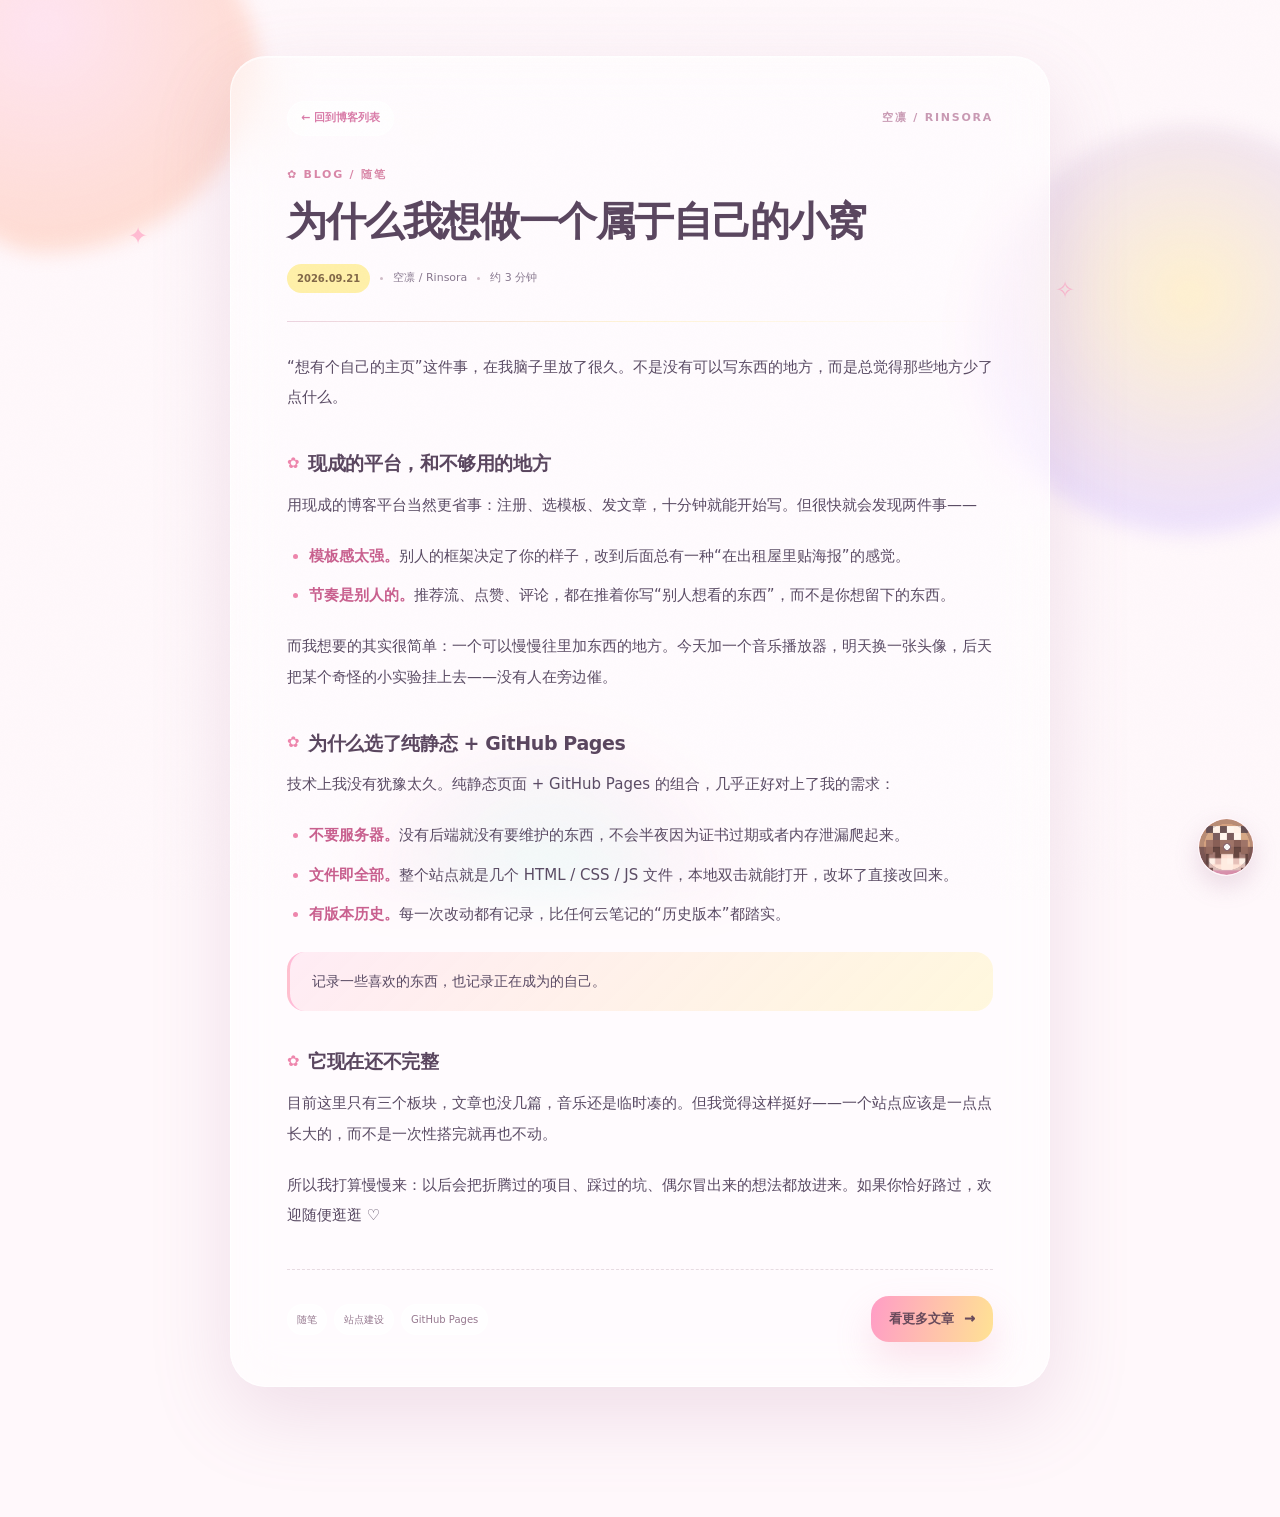
<file: posts/why-i-made-my-own-home.html>
<!doctype html>
<html lang="zh-CN">
<head>
  <meta charset="utf-8">
  <meta name="viewport" content="width=device-width,initial-scale=1">
  <meta name="theme-color" content="#ffb6d5">
  <title>为什么我想做一个属于自己的小窝 · 空凛 · Rinsora 的小窝</title>
  <meta name="description" content="从“想有个主页”开始，慢慢把喜欢的东西装进去——关于这个站点是怎么来的。">
  <link rel="canonical" href="https://rinsora.dpdns.org/posts/why-i-made-my-own-home.html">
  <meta property="og:type" content="article">
  <meta property="og:site_name" content="空凛 · Rinsora 的小窝">
  <meta property="og:title" content="为什么我想做一个属于自己的小窝 · 空凛 · Rinsora 的小窝">
  <meta property="og:description" content="从“想有个主页”开始，慢慢把喜欢的东西装进去——关于这个站点是怎么来的。">
  <meta property="og:url" content="https://rinsora.dpdns.org/posts/why-i-made-my-own-home.html">
  <meta property="og:image" content="https://rinsora.dpdns.org/assets/site-card.png">
  <meta name="twitter:card" content="summary_large_image">
  <link rel="icon" href="../favicon.ico" sizes="any">
  <link rel="icon" type="image/png" sizes="32x32" href="../favicon-32.png">
  <link rel="apple-touch-icon" sizes="180x180" href="../apple-touch-icon.png">
  <link rel="stylesheet" href="../style.css">
  <!-- V3 组件 / 动画层：主题令牌、转场遮罩、无障碍都在这里 -->
  <link rel="stylesheet" href="../v3.css">
  <link rel="stylesheet" href="post.css">
  <script>
  /* 主题在首帧之前落定：键名和首页完全一致（rinsora-palette / rinsora-theme / rinsora-hue），
     所以「在首页换了主题再点进文章」两边是同一套配色，不会闪回默认色。 */
  try{
    var root=document.documentElement;
    var PAL={'candy':'candy','sunset':'sunset','lavender':'lavender','lilac':'lavender','mint':'mint'};
    var pal=PAL[localStorage.getItem('rinsora-palette')]||'candy';
    var night=localStorage.getItem('rinsora-theme')==='night';
    root.setAttribute('data-theme',night?'night':pal);
    root.classList.add('pal-'+((pal==='lavender')?'lilac':pal));
    if(night) root.classList.add('night');
    var hue=localStorage.getItem('rinsora-hue');
    if(hue) root.style.setProperty('--hue',hue+'deg');
    /* 从站内跳过来时先把转场遮罩放上场；掀开这件事交给纯 CSS 动画，
       不依赖任何一个脚本 —— 脚本没跑也不会留下一层盖住整页的遮罩。 */
    try{ if(sessionStorage.getItem('rinsora-nav')) root.setAttribute('data-enter','1'); }catch(e){}
  }catch(e){}
  </script>
  <script type="application/ld+json">
  {"@context":"https://schema.org","@type":"BlogPosting",
   "headline":"为什么我想做一个属于自己的小窝",
   "description":"从“想有个主页”开始，慢慢把喜欢的东西装进去——关于这个站点是怎么来的。",
   "datePublished":"2026-09-21","inLanguage":"zh-CN",
   "mainEntityOfPage":"https://rinsora.dpdns.org/posts/why-i-made-my-own-home.html",
   "image":"https://rinsora.dpdns.org/assets/site-card.png",
   "author":{"@type":"Person","name":"空凛 · Rinsora","url":"https://rinsora.dpdns.org/"}}
  </script>
</head>
<body>
  <!-- 把 <html> 上的主题类镜像到 <body>：颜色变量是「html.x,body.x」两边都写的 -->
  <script>try{var _b=document.body,_r=document.documentElement;_b.className=_r.className;_b.setAttribute('data-theme',_r.getAttribute('data-theme')||'candy');}catch(e){}</script>
  <div class="page-cover" id="pageCover" aria-hidden="true"></div>

  <div class="bg-decor" aria-hidden="true">
    <span class="blob blob-a"></span><span class="blob blob-b"></span><span class="blob blob-c"></span>
    <span class="spark s1">✦</span><span class="spark s2">✧</span><span class="spark s3">✦</span><span class="spark s4">✧</span>
  </div>
  <div class="screen-grain" aria-hidden="true"></div>

  <main class="post-wrap">
    <article class="post-card glass">
      <div class="post-top">
        <a class="post-back" href="../index.html#blog">← 回到博客列表</a>
        <span class="post-brand">空凛 / Rinsora</span>
      </div>

      <p class="post-kicker">✿ BLOG / 随笔</p>
      <h1 class="post-title">为什么我想做一个属于自己的小窝</h1>
      <p class="post-meta">
        <span class="date">2026.09.21</span>
        <span class="dot"></span><span>空凛 / Rinsora</span>
        <span class="dot"></span><span>约 3 分钟</span>
      </p>
      <hr class="post-divider">

      <div class="post-body">
        <p>“想有个自己的主页”这件事，在我脑子里放了很久。不是没有可以写东西的地方，而是总觉得那些地方少了点什么。</p>

        <h2>现成的平台，和不够用的地方</h2>
        <p>用现成的博客平台当然更省事：注册、选模板、发文章，十分钟就能开始写。但很快就会发现两件事——</p>
        <ul>
          <li><strong>模板感太强。</strong>别人的框架决定了你的样子，改到后面总有一种“在出租屋里贴海报”的感觉。</li>
          <li><strong>节奏是别人的。</strong>推荐流、点赞、评论，都在推着你写“别人想看的东西”，而不是你想留下的东西。</li>
        </ul>
        <p>而我想要的其实很简单：一个可以慢慢往里加东西的地方。今天加一个音乐播放器，明天换一张头像，后天把某个奇怪的小实验挂上去——没有人在旁边催。</p>

        <h2>为什么选了纯静态 + GitHub Pages</h2>
        <p>技术上我没有犹豫太久。纯静态页面 + GitHub Pages 的组合，几乎正好对上了我的需求：</p>
        <ul>
          <li><strong>不要服务器。</strong>没有后端就没有要维护的东西，不会半夜因为证书过期或者内存泄漏爬起来。</li>
          <li><strong>文件即全部。</strong>整个站点就是几个 HTML / CSS / JS 文件，本地双击就能打开，改坏了直接改回来。</li>
          <li><strong>有版本历史。</strong>每一次改动都有记录，比任何云笔记的“历史版本”都踏实。</li>
        </ul>
        <blockquote>
          <p>记录一些喜欢的东西，也记录正在成为的自己。</p>
        </blockquote>

        <h2>它现在还不完整</h2>
        <p>目前这里只有三个板块，文章也没几篇，音乐还是临时凑的。但我觉得这样挺好——一个站点应该是一点点长大的，而不是一次性搭完就再也不动。</p>
        <p>所以我打算慢慢来：以后会把折腾过的项目、踩过的坑、偶尔冒出来的想法都放进来。如果你恰好路过，欢迎随便逛逛 ♡</p>
      </div>

      <div class="post-footer">
        <div class="post-tags"><span>随笔</span><span>站点建设</span><span>GitHub Pages</span></div>
        <a class="enter-btn" href="../index.html#blog"><span>看更多文章</span><span class="enter-arrow">→</span></a>
      </div>
    </article>
  </main>

  <audio id="audio" preload="metadata"></audio>
  <aside id="floatingPlayer" aria-label="音乐播放器"></aside>
  <script src="../gh-api.js"></script>
  <script src="../music-data.js"></script>
  <script src="../music.js"></script>
  <script src="../music-upload.js"></script>
</body>
</html>
</file>
<file: style.css>
/* ============================================================
   空凛 · Rinsora 的小窝 —— 全站样式表
   ------------------------------------------------------------
   这份 CSS 同时是「模块契约」：music.js / music-upload.js /
   projects.js / blog-admin.js 会动态生成大量 DOM，它们依赖的类名
   必须在这里有样式，否则就会出现「弹窗变成没格式的页面」「按钮
   跑到页面下方」这类问题。

   目录
     0  设计变量 / 主题调色板
     1  基础重置
     2  背景场景（极光 / 星尘 / 网格）
     3  开屏
     4  欢迎页（门口）
     5  桌面态骨架（侧栏 + 内容区）
     6  玻璃 / 亚克力基类
     7  主页板块
     8  博客板块
     9  项目板块
    10  音乐播放器        ← music.js 契约
    11  底部歌词栏        ← music.js 契约
    12  添加音乐弹窗      ← music-upload.js 契约
    13  管理态按钮        ← blog-admin.js / projects.js 契约
    14  外观设置抽屉
    15  光标 / 涟漪 / 进场飞行
    16  夜间过渡（View Transitions）
    17  响应式
    18  降级（reduced-motion / 老浏览器）
   ============================================================ */

/* ============================================================
   0. 设计变量 / 主题调色板
   ------------------------------------------------------------
   主题 = 「调色板」(candy / sunset / lilac / mint)
        × 「明暗」(白天 / body.night)
   两件事互相独立，各自记在 localStorage 里。
   --hue 是色相微调，只作用在背景场景层上，不会污染正文配色。
   ============================================================ */
/* UI-03A: the optional museum DOM must not enter layout before its CSS.
   Zero specificity lets the lazy sheet own display and all exit transitions. */
:where(.mm-load, .mm-scene){display:none}

:root{
  --pink:#ff9ecb; --pink-2:#ffd5e6; --yellow:#ffe48f; --yellow-2:#fff7cc;
  --peach:#ffc0a6; --lav:#d9c7ff; --blue:#c8eaff; --mint:#c7efdf;

  --ink:#5a4b64; --muted:#88788f; --white:#fffafd;
  --glass:rgba(255,255,255,.52); --glass-2:rgba(255,255,255,.32); --glass-h:rgba(255,255,255,.72);
  --glass-solid:rgba(255,251,254,.9); --bd:rgba(255,255,255,.72); --bd-2:rgba(255,255,255,.46);
  --blur:26px; --shadow:0 28px 80px rgba(169,113,154,.19);
  --hi:rgba(255,255,255,.58);          /* 顶部内高光：亚克力质感的关键 */

  --ease:cubic-bezier(.2,.8,.2,1);
  --rail:248px;                        /* 侧栏宽 = 内容区 margin-left */
  --cpad:52px;                         /* 内容区左右内边距，歌词栏跟它对齐 */
  --bar-h:76px;                        /* 底部歌词栏高度（桌面是一条小长方形） */
  --hue:0deg;                          /* 背景色相微调 */

  /* 场景底色（由调色板覆盖） */
  --bg:#fff8fc;
  --scene:
    radial-gradient(circle at 12% 10%, rgba(255,177,210,.40), transparent 26%),
    radial-gradient(circle at 86% 12%, rgba(255,232,158,.34), transparent 23%),
    linear-gradient(135deg,#fff8fc 0%,#fff5e8 48%,#f4efff 100%);
  --ring:rgba(199,163,184,.42);        /* 分隔线 / 虚线边框 */

  /* --- V3 语义别名 ---------------------------------------------------
     新写的组件一律只用下面这几个名字。它们只是「指向既有变量」，
     所以老规则一行不用改；哪天要换主题引擎，只改这一处映射即可。 */
  --accent-primary:var(--pink); --accent-secondary:var(--yellow); --accent-tertiary:var(--lav);
  --accent-glow:rgba(255,158,203,.42); --accent-soft:rgba(255,158,203,.14);
  --bg-main:var(--bg); --bg-panel:var(--glass);
  --text-primary:var(--ink); --text-secondary:var(--muted);
  --border:var(--bd); --shadow-base:var(--shadow);

  /* --- 交互参数集中管理（卡片倾斜 / 涟漪 / 光标）--------------------
     以前这三个数是写死在 JS 里的魔法数字，现在提到变量上，
     调手感不用翻代码。JS 读不到时都有默认值兜底。 */
  --tilt-x:3.4deg; --tilt-y:4.2deg; --tilt-lift:-3px; --tilt-persp:900px;
  --fx-scale:1;                        /* 整体动效强度，reduce-motion 时归零 */

  /* --- 字号阶梯（V3 全站统一）---------------------------------------
     之前散落着一堆 9px / 10px，是「看着精致、实际发虚」的主因。
     统一往上提一档；Windows 中文小字号尤其容易糊。 */
  --fs-hero:clamp(52px,8vw,76px);
  --fs-section:clamp(24px,3.4vw,30px);
  --fs-display:clamp(32px,4.6vw,52px);
  --fs-card:19px;
  --fs-body:16px;
  --fs-meta:13px;
  --fs-micro:11.5px;
}
/* --- 调色板：糖果粉黄（默认） ---
   同时挂在 <html> 上：script.js 在开屏之前就会把 class 写到根元素，
   这样首帧就是对的配色，不会先闪一下默认色。

   ⚠️ 每条主题都写了四种选择器：
     .pal-x        —— 旧类名，script.js / 回归装置都还在用
     [data-theme=x] —— V3 的正式写法（<html data-theme="candy">）
   两套并存是刻意的：老代码一行不改，新代码用新名字，切换时两个都写。 */
html.pal-candy,body.pal-candy,
html[data-theme=candy],body[data-theme=candy]{
  --pink:#ff8fbd; --yellow:#ffe48d; --peach:#ffb995; --lav:#d8c7ff; --mint:#bdeee2;
  --scene:
    radial-gradient(circle at 18% 8%, rgba(255,174,208,.55), transparent 26%),
    radial-gradient(circle at 84% 22%, rgba(255,229,142,.48), transparent 24%),
    linear-gradient(135deg,#fff7fb,#fff7e7 49%,#f3edff);
  /* V3 语义别名：新组件一律用这几个名字，换主题时不用改组件 */
  --bg:#fff8fb; --bg-2:#fff9ec;
  --accent-primary:#ff8fbd; --accent-secondary:#ffe48d; --accent-tertiary:#d8c7ff;
  --accent-glow:rgba(255,143,189,.42); --accent-soft:rgba(255,143,189,.14);
}
/* --- 调色板：蜜桃晚霞 --- */
html.pal-sunset,body.pal-sunset,
html[data-theme=sunset],body[data-theme=sunset]{
  --pink:#ff9f9f; --yellow:#ffd984; --peach:#ffb08d; --lav:#d8c2ff; --mint:#cbe8de;
  --scene:
    radial-gradient(circle at 10% 12%, rgba(255,162,138,.56), transparent 28%),
    radial-gradient(circle at 82% 20%, rgba(255,219,124,.44), transparent 24%),
    linear-gradient(135deg,#fff8f4,#fff0df 52%,#efe8ff);
  --bg:#fff9f5; --bg-2:#fff3e6;
  --accent-primary:#ff8f8f; --accent-secondary:#ffd984; --accent-tertiary:#d8c2ff;
  --accent-glow:rgba(255,143,143,.42); --accent-soft:rgba(255,143,143,.14);
}
/* --- 调色板：梦幻紫蓝（lilac / lavender 两个名字都认） --- */
html.pal-lilac,body.pal-lilac,
html[data-theme=lilac],body[data-theme=lilac],
html[data-theme=lavender],body[data-theme=lavender]{
  --pink:#d9a7ff; --yellow:#ffe2a6; --peach:#ffbfd2; --lav:#bda7ff; --mint:#c9eaf3;
  --scene:
    radial-gradient(circle at 14% 16%, rgba(206,173,255,.56), transparent 26%),
    radial-gradient(circle at 85% 20%, rgba(170,220,255,.44), transparent 25%),
    linear-gradient(135deg,#fbf7ff,#f4f0ff 50%,#edf6ff);
  --bg:#faf8ff; --bg-2:#f3f1ff;
  --accent-primary:#c89bff; --accent-secondary:#ffe2a6; --accent-tertiary:#a8c8ff;
  --accent-glow:rgba(200,155,255,.45); --accent-soft:rgba(200,155,255,.15);
}
/* --- 调色板：薄荷汽水 --- */
html.pal-mint,body.pal-mint,
html[data-theme=mint],body[data-theme=mint]{
  --pink:#8adcc5; --yellow:#ffe69a; --peach:#ffc9a6; --lav:#cfc8ff; --mint:#98ead0;
  --scene:
    radial-gradient(circle at 14% 10%, rgba(147,236,211,.54), transparent 26%),
    radial-gradient(circle at 82% 20%, rgba(255,225,157,.42), transparent 25%),
    linear-gradient(135deg,#f5fffb,#fff9ea 50%,#eef6ff);
  --bg:#f6fffc; --bg-2:#fbfff2;
  --accent-primary:#6fd6bb; --accent-secondary:#ffe69a; --accent-tertiary:#c8e8ff;
  --accent-glow:rgba(111,214,187,.42); --accent-soft:rgba(111,214,187,.15);
}

/* --- 夜间：只换变量，不换结构 ---
   ⚠️ 必须同时挂 html.night：`html{background:var(--bg)}` 读的是 html 自己的 --bg，
   只写在 body.night 上，夜间时 html 的底色会一直停在日间浅色 ——
   页面过滚动 / 视口边缘就会闪一条浅粉边（html.night 本来就是为了兜这个）。
   写法和上面的调色板一致（html.pal-x,body.pal-x）。 */
html.night,body.night,
html[data-theme=night],body[data-theme=night]{
  --ink:#f7edf6; --muted:#c6b7c8;
  --glass:rgba(34,26,46,.62); --glass-2:rgba(255,255,255,.07);
  --glass-h:rgba(255,255,255,.13); --glass-solid:rgba(31,25,42,.92);
  --bd:rgba(255,255,255,.14); --bd-2:rgba(255,255,255,.08);
  --hi:rgba(255,255,255,.10);
  --shadow:0 28px 80px rgba(6,3,11,.46);
  --ring:rgba(255,255,255,.12);
  --bg:#17121f;
  /* 夜间是「紫黑 + 粉紫 + 蓝」，和日间那四套是完全不同的一档，
     所以连强调色一起换，不只是把底色压暗。 */
  --accent-primary:#f58fc0; --accent-secondary:#b8a4ff; --accent-tertiary:#7fc4ff;
  --accent-glow:rgba(245,143,192,.38); --accent-soft:rgba(245,143,192,.12);
  --scene:
    radial-gradient(circle at 18% 8%, rgba(255,146,192,.15), transparent 30%),
    radial-gradient(circle at 84% 12%, rgba(181,156,255,.17), transparent 26%),
    linear-gradient(135deg,#17121f,#201825 52%,#111823);
}
html.night.pal-sunset,body.night.pal-sunset{--scene:radial-gradient(circle at 14% 10%,rgba(255,132,96,.17),transparent 30%),radial-gradient(circle at 84% 14%,rgba(255,196,110,.14),transparent 26%),linear-gradient(135deg,#1e1419,#2a1d22 52%,#171423)}
html.night.pal-lilac,body.night.pal-lilac{--scene:radial-gradient(circle at 16% 10%,rgba(168,140,255,.20),transparent 30%),radial-gradient(circle at 84% 14%,rgba(120,190,255,.16),transparent 26%),linear-gradient(135deg,#181528,#221b33 52%,#141c2b)}
html.night.pal-mint,body.night.pal-mint{--scene:radial-gradient(circle at 14% 10%,rgba(110,220,190,.16),transparent 30%),radial-gradient(circle at 84% 14%,rgba(255,208,140,.13),transparent 26%),linear-gradient(135deg,#12201d,#1a2a26 52%,#151f26)}

/* ============================================================
   1. 基础重置
   ============================================================ */
*{box-sizing:border-box}
html{scroll-behavior:smooth;background:var(--bg)}
body{
  margin:0; min-height:100vh; overflow-x:hidden; color:var(--ink);
  /* Windows 优先的中文字体栈：雅黑 UI 的 hinting 在小字号下最稳。
     后面保留 HarmonyOS / PingFang，Mac 上会自动落到苹方。 */
  font-family:"Microsoft YaHei UI","Microsoft YaHei","Noto Sans SC","Segoe UI",
              "HarmonyOS Sans","PingFang SC",system-ui,-apple-system,sans-serif;
  font-size:16px; font-weight:400; line-height:1.7; background:var(--bg);
  -webkit-font-smoothing:antialiased; -moz-osx-font-smoothing:grayscale; text-rendering:optimizeLegibility;
}
/* 中文正文不要用极细字重：雅黑 300 及以下在 LCD 上会糊成一团。
   标题用 800 而不是 900/1000，笔画不会挤在一起。 */
b,strong,h1,h2,h3,h4{font-weight:800}
h1,h2,h3,h4{line-height:1.3}
button,input{font:inherit} button{border:0;color:inherit;cursor:pointer;background:none}
a{color:inherit;text-decoration:none}
img{max-width:100%}
[hidden]{display:none!important}
::selection{background:rgba(255,158,203,.35)}

/* ============================================================
   2. 背景场景
   ============================================================ */
.scene{position:fixed;inset:0;z-index:0;overflow:hidden;pointer-events:none;filter:hue-rotate(var(--hue))}
.scene:before{content:"";position:absolute;inset:0;background:var(--scene);transition:background .6s ease}
.aurora{position:absolute;border-radius:50%;filter:blur(28px);opacity:.5;mix-blend-mode:multiply;animation:orbFloat 14s ease-in-out infinite alternate}
.aurora-a{width:44vw;height:44vw;min-width:380px;left:-10vw;top:-12vw;background:radial-gradient(circle at 50% 45%,#ffc6df,#ffb7ae 58%,transparent 71%)}
.aurora-b{width:40vw;height:40vw;min-width:360px;right:-12vw;top:4vh;background:radial-gradient(circle at 50% 50%,#ffe69c,#d2c7ff 62%,transparent 72%);animation-delay:-3s}
.aurora-c{width:46vw;height:46vw;min-width:420px;left:25vw;bottom:-28vw;background:radial-gradient(circle at 50% 50%,#bfeee4,#ffd1ea 62%,transparent 72%);animation-delay:-7s}
.aurora-d{width:24vw;height:24vw;min-width:280px;right:18vw;bottom:4vh;background:radial-gradient(circle,#d9d2ff,transparent 70%);animation-delay:-10s}
body.night .aurora{mix-blend-mode:screen;opacity:.32}
@keyframes orbFloat{to{transform:translate3d(2vw,3vh,0) scale(1.05)}}
.grid-floor{position:absolute;left:-20%;right:-20%;bottom:-28%;height:58%;opacity:.1;background-image:linear-gradient(rgba(255,255,255,.8) 1px,transparent 1px),linear-gradient(90deg,rgba(255,255,255,.8) 1px,transparent 1px);background-size:44px 44px;transform:perspective(520px) rotateX(62deg)}
.scene-noise{position:absolute;inset:0;opacity:.035;background-image:url("data:image/svg+xml,%3Csvg xmlns='http://www.w3.org/2000/svg' width='160' height='160'%3E%3Cfilter id='n'%3E%3CfeTurbulence baseFrequency='.72' numOctaves='3' stitchTiles='stitch'/%3E%3C/filter%3E%3Crect width='100%25' height='100%25' filter='url(%23n)' opacity='.45'/%3E%3C/svg%3E")}

/* 星尘：由 script.js 画在 canvas 上（比一堆 <span>✦ 明显得多，也能真正关掉） */
#starCanvas{position:fixed;inset:0;z-index:2;width:100vw;height:100vh;pointer-events:none;display:block;filter:hue-rotate(var(--hue))}
body.no-particles #starCanvas{display:none}

/* 鼠标光晕 */
.ambient-glow{position:fixed;z-index:1;width:300px;height:300px;border-radius:50%;pointer-events:none;background:radial-gradient(circle,rgba(255,180,210,.24),transparent 68%);filter:blur(12px);transform:translate(-50%,-50%);opacity:0;transition:opacity .25s;mix-blend-mode:screen}
body.cursor-on .ambient-glow{opacity:1}
.cursor-dot,.cursor-ring{position:fixed;z-index:9999;pointer-events:none;opacity:0;mix-blend-mode:multiply;left:0;top:0}
.cursor-dot{width:6px;height:6px;border-radius:50%;background:#ef8fb6;transform:translate(-50%,-50%)}
.cursor-ring{width:40px;height:40px;border:1.5px solid rgba(239,143,182,.55);border-radius:50%;transform:translate(-50%,-50%) scale(.72);display:grid;place-items:center;transition:transform .18s var(--ease),border-color .18s,background .18s}
.cursor-ring span{font-size:12px;color:#ef8fb6;opacity:0}
body.cursor-on .cursor-dot,body.cursor-on .cursor-ring{opacity:1}
body.cursor-hover .cursor-ring{transform:translate(-50%,-50%) scale(1.35);background:rgba(255,255,255,.3)}
body.cursor-hover .cursor-ring span{opacity:1}
@media (pointer:coarse){.cursor-dot,.cursor-ring,.ambient-glow{display:none}}

/* ============================================================
   3. 开屏
   ============================================================ */
.boot-screen{position:fixed;inset:0;z-index:500;display:grid;place-items:center;background:#fff9fd;overflow:hidden;transition:opacity .75s var(--ease),visibility .75s}
body.night .boot-screen{background:#17121f}
.boot-screen.done{opacity:0;visibility:hidden;pointer-events:none}
/* 直达 #about / #blog / #projects（含文章页的「回到博客列表」）时，
   index.html 的首帧内联脚本会给 <html> 挂上这个类：加载页从第一帧
   起就不渲染，不会出现「先闪一下、再被脚本按掉」。 */
.no-boot .boot-screen{display:none}
.boot-orbit{position:absolute;width:52vw;height:52vw;max-width:720px;max-height:720px;border:1px dashed rgba(239,143,182,.22);border-radius:50%;animation:spin 18s linear infinite}
.boot-orbit:before,.boot-orbit:after{content:"";position:absolute;border-radius:50%}
.boot-orbit:before{width:16px;height:16px;left:12%;top:17%;background:var(--yellow);box-shadow:0 0 28px rgba(255,228,143,.75)}
.boot-orbit:after{width:12px;height:12px;right:10%;bottom:18%;background:var(--pink);box-shadow:0 0 28px rgba(255,158,203,.7)}
@keyframes spin{to{transform:rotate(360deg)}}
.boot-card{width:min(520px,calc(100vw - 44px));padding:34px 38px;text-align:left;border-radius:34px;background:rgba(255,255,255,.68);border:1px solid rgba(255,255,255,.86);box-shadow:0 28px 90px rgba(160,106,145,.18);backdrop-filter:blur(24px)}
body.night .boot-card{background:rgba(32,25,44,.82);border-color:rgba(255,255,255,.12)}
/* 开屏标记 = 头像图片（不再是那个字母 R），图片加载不出来时退回字母 */
.boot-mark{
  position:relative;width:60px;height:60px;border-radius:19px;display:grid;place-items:center;overflow:hidden;
  font-size:27px;font-weight:1000;color:#65495a;
  background:linear-gradient(135deg,var(--pink),var(--yellow));
  box-shadow:0 14px 32px rgba(240,140,175,.24);
}
.boot-mark img{position:absolute;inset:0;width:100%;height:100%;object-fit:contain;padding:7px;background:linear-gradient(135deg,var(--pink),var(--yellow))}
.boot-kicker{margin:18px 0 8px;font-size:11px;letter-spacing:.22em;font-weight:900;color:#c182a3}
.boot-card h1{margin:0;font-size:30px;letter-spacing:-.04em}
.boot-sub{margin:8px 0 22px;color:var(--muted);font-size:12.5px}
.boot-progress{height:8px;border-radius:999px;background:rgba(255,255,255,.5);overflow:hidden}
body.night .boot-progress{background:rgba(255,255,255,.12)}
.boot-progress i{display:block;height:100%;width:0;border-radius:inherit;background:linear-gradient(90deg,var(--pink),var(--yellow),var(--lav));transition:width .28s var(--ease)}
.boot-meta{display:flex;justify-content:space-between;margin-top:10px;color:#a58f9f;font-size:11px;letter-spacing:.05em}

/* ============================================================
   4. 欢迎页（门口）
   ------------------------------------------------------------
   退场 = 纯 opacity 淡出（不位移、不缩放）：头像不移动，只是化成
   光晕被 reveal 层盖过去，所以 welcome 不需要 translate/scale。
   ============================================================ */
.welcome-screen{position:relative;z-index:30;min-height:100vh;display:grid;place-items:center;padding:30px;transition:opacity .55s var(--ease),visibility .55s}
.welcome-screen.hidden{position:fixed;inset:0;opacity:0;visibility:hidden;pointer-events:none}
.welcome-halo{position:absolute;width:min(78vw,920px);height:min(78vw,920px);border-radius:50%;background:radial-gradient(circle,rgba(255,255,255,.46),transparent 65%);filter:blur(26px) hue-rotate(var(--hue))}
.welcome-card{width:min(790px,100%);padding:20px 40px 36px;border-radius:42px;text-align:center;position:relative;overflow:hidden}
.welcome-card:before{content:"";position:absolute;inset:0;background:linear-gradient(125deg,rgba(255,255,255,.48),transparent 30%,rgba(255,230,165,.11) 70%,rgba(214,197,255,.12));pointer-events:none}
.window-head{height:32px;display:flex;align-items:center;justify-content:space-between;color:#b9a2b1;font-size:11px;letter-spacing:.06em;position:relative;z-index:2}
.window-dots{display:flex;gap:6px}
.window-dots i{width:8px;height:8px;border-radius:50%;background:#ffb6d0}
.window-dots i:nth-child(2){background:#ffe39a}
.window-dots i:nth-child(3){background:#c8efd9}
.window-id{opacity:.6}
.mascot-wrap{width:224px;height:224px;margin:8px auto 2px;position:relative;display:grid;place-items:center}
.avatar-glass{position:relative;width:170px;height:170px;display:grid;place-items:center;border-radius:48px;background:linear-gradient(145deg,rgba(255,255,255,.54),rgba(255,255,255,.2));border:1px solid rgba(255,255,255,.7);box-shadow:0 30px 50px rgba(190,117,150,.2),inset 0 1px rgba(255,255,255,.7);backdrop-filter:blur(18px);z-index:3}
.avatar{display:block;object-fit:contain;background:transparent;border:0;filter:drop-shadow(0 16px 20px rgba(150,100,135,.22))}
.avatar-large{width:145px;height:145px}
.mascot-ring{position:absolute;inset:20px;border:1.5px dashed rgba(241,146,183,.48);border-radius:50%;animation:spin 16s linear infinite}
.mascot-orbit{position:absolute;border-radius:50%;border:1px solid rgba(255,255,255,.65)}
.orbit-one{inset:5px;transform:rotate(8deg) scaleX(1.12)}
.orbit-two{inset:28px;transform:rotate(-11deg) scaleX(.94)}
.status-dot{position:absolute;right:26px;bottom:26px;width:18px;height:18px;border-radius:50%;background:#95dfb7;border:4px solid rgba(255,255,255,.94);z-index:4;box-shadow:0 0 0 5px rgba(149,223,183,.13),0 8px 22px rgba(90,170,125,.25)}
.mascot-sticker{position:absolute;z-index:5;width:36px;height:36px;border-radius:14px;display:grid;place-items:center;font-size:18px;background:rgba(255,255,255,.75);border:1px solid rgba(255,255,255,.8);box-shadow:0 12px 24px rgba(160,107,145,.14);animation:floatSticker 4s ease-in-out infinite}
.sticker-a{left:24px;top:36px;color:#ef8eb6}
.sticker-b{right:28px;top:14px;color:#dca31e;animation-delay:-1.8s}
@keyframes floatSticker{50%{transform:translateY(-7px) rotate(4deg)}}
.eyebrow,.section-kicker{margin:0 0 10px;color:#d17f9f;font-size:11px;font-weight:900;letter-spacing:.18em}
.welcome-name{margin:0;line-height:.92;font-size:clamp(52px,8vw,82px);letter-spacing:-.06em}
.welcome-name span{display:block;margin-top:12px;color:#ed89b0;font-size:.31em;letter-spacing:.16em;font-weight:900}
.welcome-nest{margin:16px 0 8px;color:#bd8ca8;font-size:12.5px;font-weight:900;letter-spacing:.13em}
.welcome-bio{margin:0 auto;max-width:620px;color:var(--muted);font-size:14.5px;line-height:1.95}
.landing-meta{display:flex;justify-content:center;gap:18px;flex-wrap:wrap;color:#a08c9b;font-size:11px;margin:18px 0 4px}
.landing-meta span{display:inline-flex;align-items:center;gap:6px}
.tiny-dot{width:6px;height:6px;border-radius:50%;background:#92dbb1;box-shadow:0 0 0 3px rgba(146,219,177,.14)}
.enter-btn{position:relative;overflow:hidden;margin-top:22px;padding:12px 15px 12px 12px;border-radius:18px;display:inline-grid;grid-template-columns:40px auto auto;align-items:center;gap:14px;background:linear-gradient(100deg,#ff9dc6,#ffe294);color:#684a5b;box-shadow:0 18px 36px rgba(239,143,176,.23);font-weight:1000;transition:transform .28s var(--ease),box-shadow .28s var(--ease);min-width:250px}
.enter-btn:hover{transform:translateY(-4px) scale(1.015);box-shadow:0 24px 44px rgba(239,143,176,.3)}
.enter-btn .enter-icon{width:40px;height:40px;border-radius:12px;display:grid;place-items:center;background:rgba(255,255,255,.5);font-size:18px}
.enter-btn em{font-size:10px;letter-spacing:.14em;font-style:normal;opacity:.6}
.tip{margin:11px 0 0;color:#aa94a7;font-size:11px}

/* ============================================================
   5. 桌面态骨架
   ------------------------------------------------------------
   ⚠️ 这里刻意不给 .app 加 transform / filter / opacity / backdrop-filter：
   它们会把「包含块」从视口改成 .app 自己，于是内部所有 position:fixed
   的元素（侧栏、悬浮播放器、设置面板、左下角按钮组）都会改以 .app 为基准
   —— .app 比视口高，`bottom:0` 就跑到首屏下面去了。
   所以进场不用「整块淡入」，改成 display 切换 + 各子块自己的进场动画。
   同理 #mainContent 上也不能有 transform：它的 .topbar 里就有一个 fixed 的按钮组。
   ============================================================ */
.app{position:relative;z-index:5;min-height:100vh}
.app:not(.visible){display:none}
/* 侧栏单独淡入一下，让「进入小窝」不至于是一记硬切。
   刻意不写 fill 模式（不用 both）：万一动画没跑起来（被节流 / 降级关掉），
   元素要落在「正常态」，而不是卡在 from 那帧的 translateY(10px) 上。

   ⚠️⚠️ 已知现象（不是 bug，真机看不出来，但会误导一切几何测量）：
   无头浏览器用 --virtual-time-budget 时**虚拟时间不推进 CSS animation**
   （只把 transition 抹平）。于是 appIn 永远停在 currentTime=0 / from 帧，
   整条侧栏（含头像、.side-name、.side-links、.side-status 四个禁入区）
   比真实位置**低 10px**，playState 却仍是 'running'、fill 是 'none'。
   后果：任何「侧栏内元素有没有对齐 / 有没有压住导航」的探针或截图
   都会凭空多出 10px 的系统偏差，看上去像布局写错了。

   已实测确认（_animdiag.js）：
     未干预 → .side-rail transform = matrix(1,0,0,1,0,10)，avatar.top = 121
     设 animation:none → transform = none，              avatar.top = 111
   所以：**凡是要量侧栏几何的探针，量之前先 `railEl.style.animation='none'`**。
   这里刻意不改行为 —— 真机上动画正常跑完会落到 to 帧，没有可见缺陷；
   改它等于动一个与此无关的既有动画，收益不值风险。（用户已确认只加注释。） */
.app.visible .side-rail{animation:appIn .85s var(--ease)}
@keyframes appIn{from{opacity:0;transform:translateY(10px)}to{opacity:1;transform:none}}

/* ---------- 首帧直达某个分栏 ----------
   走 #about / #blog / #projects 进来（文章页的「回到博客列表」就是 #blog）时，
   index.html 的首帧内联脚本会给 <html> 挂上 data-pre-section。
   路由脚本要 50ms 后才跑，靠这几条把「主页」按在第一帧之外，
   不然会先闪一下首页再跳到博客 —— 加载页按掉之后露出来的就是它。
   .app 也一并提前显示，免得中间空出一帧背景。
   脚本接管后由 showSection() 撤掉这个属性。 */
html[data-pre-section] .welcome-screen{display:none}
html[data-pre-section] .app{display:block}
html[data-pre-section] .page-section{display:none}
html[data-pre-section="about"] #about,
html[data-pre-section="blog"] #blog,
html[data-pre-section="projects"] #projects,
html[data-pre-section="moments"] #moments{display:block}

/* ---------- 站内打开文章：#spaPost 浮层 ----------
   首页点博客卡片原先是直接换文档（posts/xxx.html），<audio> 跟着文档一起
   销毁 —— 音乐必停。这里把站内点击接管下来，只把文章内容搬进这层浮层，
   文档不动，播放器自然一直播下去。真链接仍然保留：新标签页、中键、
   无脚本访问、SEO 全都走原路。
   RH-03 FU1: article z-index:60 covers background controls.
   Shared audio remains outside this modal and continues playing. */
.spa-post{
  position:fixed;inset:0;z-index:60;overflow:hidden;
  background:var(--bg);
  opacity:0;transition:opacity .3s var(--ease);
}
.spa-post[hidden]{display:none}
.spa-post.on{opacity:1}
/* 装饰层跟着浮层走，别再用 fixed 逃到视口上去 */
.spa-post .bg-decor{position:absolute}
/* 滚动交给内层：这样 .bg-decor 不会跟着内容滚走 */
.spa-post-view{position:absolute;inset:64px 0 0;z-index:1;overflow-y:auto;overscroll-behavior:contain}
/* RH-03 FU1: scoped article chrome; audio keeps playing behind the modal. */
.spa-post-bar{position:absolute;inset:0 0 auto;z-index:2;min-height:64px;padding:8px max(16px,env(safe-area-inset-right));display:flex;gap:16px;align-items:center;justify-content:space-between;background:var(--bg);border-bottom:1px solid var(--ring)}
.spa-post-bar h2{font-size:15px;margin:0;overflow:hidden;text-overflow:ellipsis;white-space:nowrap}
.spa-post-bar button{flex-shrink:0;min-height:44px;padding:8px 16px;border:1px solid var(--ring);border-radius:14px;background:var(--glass-solid);color:var(--ink);font:inherit;cursor:pointer}
.spa-post-status{font-size:12px;color:var(--ink);max-width:880px;margin:12px auto;padding:0 20px}
.spa-post-error{max-width:880px;margin:24px auto;padding:0 20px;display:flex;gap:16px;flex-wrap:wrap;align-items:center}
.spa-post-error p{flex-basis:100%}
body.spa-post-open{overflow:hidden}
body.spa-post-open #floatingPlayer{z-index:45}
body.spa-post-open .lyricbar{z-index:46}
body.spa-post-open .mobile-nav{display:none}

/* ⚠️ isolation:isolate 是给扇形导航「借」一个层叠上下文，不是装饰。
   4 个节点绕头像铺开时，最下面两张卡（碎碎念 / 音乐博物馆）会落在
   .side-name 那几行字上。就算把卡片的 z-index 提到天上也没用 ——
   .side-name 不是层叠上下文，它和 .side-rail 的子节点们在**同一个**上下文里
   按绘制顺序比大小，而正文/装饰里的正 z-index 元素会整层压在 z-index:18 之上。
   在 .side-rail 上开一个上下文 (=18,0 这一层），侧栏内部就自成一片天地：
   卡片想压过署名只需要在自己家里赢。副作用是侧栏整体被关进 z-index:18 这一层，
   而它本来就是 18，所以对外**零变化**（页面上没有 z-index 在 18~40 之间、
   又真的和侧栏重叠的东西）。
   （只写 isolation 不写 z-index 的话会创建 z-index:auto 的上下文，
     等于「一个不可提升的层」—— 将来一旦真要抬侧栏就得多改一处，索性定住 18。） */
.side-rail{position:fixed;z-index:18;isolation:isolate;left:0;top:0;bottom:0;width:var(--rail);display:flex;flex-direction:column;align-items:center;padding:24px 18px 22px;background:linear-gradient(180deg,rgba(255,255,255,.28),rgba(255,255,255,.12));border-right:1px solid var(--bd-2);backdrop-filter:blur(26px) saturate(1.25);-webkit-backdrop-filter:blur(26px) saturate(1.25);will-change:backdrop-filter}
body.night .side-rail{background:rgba(22,17,29,.58);border-right-color:rgba(255,255,255,.08)}
.rail-top{width:100%;display:flex;justify-content:space-between;align-items:center;color:#b99bad;font-size:10px;letter-spacing:.18em}
.rail-index{letter-spacing:.18em}
.rail-squiggle{font-size:20px;opacity:.6}

.avatar-nav-wrap{position:relative;width:206px;height:220px;display:grid;place-items:center;margin-top:20px}
.avatar-backlight{position:absolute;width:170px;height:170px;border-radius:50%;background:radial-gradient(circle,rgba(255,186,214,.42),transparent 68%);filter:blur(4px);transition:transform .4s var(--ease)}
.avatar-button{position:relative;z-index:5;padding:0;background:transparent;line-height:0}
.avatar-sidebar{width:132px;height:132px;transition:transform .35s var(--ease),filter .35s,opacity .35s}
.avatar-button:hover .avatar-sidebar,.avatar-nav-wrap.open .avatar-sidebar{transform:translateY(-4px) scale(1.07) rotate(-2deg);filter:drop-shadow(0 18px 28px rgba(220,124,169,.33))}
.avatar-hint{position:absolute;top:-4px;left:118px;padding:6px 10px;border-radius:999px;background:rgba(255,255,255,.72);border:1px solid rgba(255,255,255,.75);color:#a88599;font-size:10px;font-weight:900;opacity:.7;z-index:6;transform:rotate(5deg)}
body.night .avatar-hint{background:rgba(255,255,255,.1);border-color:rgba(255,255,255,.16);color:#d7c0ce}

/* 径向导航：头像 hover / 展开时，四个节点沿弧线散开。
   ⚠️ 这里的 left/top/width/height 只是**结构兜底**，真正的几何
   （极坐标位移、卡片尺寸、圆角、内边距、字号）全部由 v3.css 第 21 节
   接管并覆盖。两边的数字请保持一致，否则读代码的人会以为改这里有用。
   扇形形状的唯一权威是 script.js 的 NAV_CFG —— 别回来加 nth-child 位移。 */
.radial-nav{position:absolute;left:50%;top:50%;width:0;height:0;z-index:7;pointer-events:none}
.radial-item{
  position:absolute;left:0;top:0;width:90px;height:52px;border-radius:17px;padding:4px 6px;
  display:flex;flex-direction:column;align-items:center;justify-content:center;gap:0;
  opacity:0;pointer-events:none;transform-origin:50% 50%;
  transform:translate3d(0,0,0) scale(.4);
  transition:opacity .28s var(--ease),transform .45s var(--ease),background .2s,box-shadow .2s;
}
.radial-item span{font-size:18px;color:#ef87ae}
.radial-item b{font-size:13px;line-height:1.2}
.radial-item small{font-size:9px;letter-spacing:.1em;color:#b59aa9}
.avatar-nav-wrap:hover .radial-item,.avatar-nav-wrap.open .radial-item{opacity:1;pointer-events:auto}
/* ⚠️ 这里**不要**再写 `:nth-child(n){transform:translate(x,y)}` 那种硬编码位移。
   V3 的极坐标布局把位移写进 --nx/--ny，由 v3.css 的
   `.avatar-nav-wrap.open .radial-item`（3 个类）消费；
   而 `:nth-child(1)` 那条是 4 个类 —— 特异性更高，**后加载也压不住它**，
   结果是「JS 明明算出了极坐标，渲染出来还是老的写死位置」，
   而且第 4 个及以后的节点根本没有对应规则，会缩成一小块（踩过）。
   要改扇形形状，去 script.js 的 NAV_CFG，别回来加 nth-child。 */
.radial-item:hover{background:var(--glass-h);box-shadow:0 18px 34px rgba(175,111,150,.18),inset 0 1px var(--hi)}
.radial-item.active{background:linear-gradient(135deg,rgba(255,246,250,.88),rgba(255,247,214,.78))}
body.night .radial-item{color:#f0e2ec;border-color:var(--bd-2)}
body.night .radial-item span{color:#f7a8c9}
/* 夜间当前项要压成深色 —— 这条必须写在 .radial-item 之后才盖得住 */
body.night .radial-item.active{background:linear-gradient(135deg,rgba(96,62,92,.96),rgba(64,50,76,.96))}
body.night .radial-item small{color:#c0a9bb}
/* 显式收起（点空白 / 点自己的头像再点一次）要盖得住上面的 :hover，
   所以这条规则必须写在 :hover / .open 之后。 */
.avatar-nav-wrap.nav-closed .radial-item,
.avatar-nav-wrap.nav-closed:hover .radial-item{opacity:0;pointer-events:none;transform:translate3d(0,0,0) scale(.4)}
.avatar-nav-wrap.nav-closed .avatar-sidebar{transform:none;filter:none}

.side-name{position:relative;z-index:2;text-align:center;margin-top:8px}
.side-name strong{display:block;font-size:24px;letter-spacing:-.06em}
.side-name span{display:block;margin-top:5px;font-size:12px;color:#b58fa7;font-weight:900;letter-spacing:.04em}
.side-name small{display:block;margin-top:6px;color:#cf9fbb;font-size:10px;letter-spacing:.12em}
body.night .side-name span{color:#c9a6bd}
body.night .side-name small{color:#c99fbb}
.side-status{display:inline-flex;align-items:center;gap:7px;margin-top:16px;padding:7px 11px;border-radius:999px;background:rgba(255,255,255,.34);border:1px solid var(--bd-2);font-size:10px;color:#9d899f;letter-spacing:.08em}
.side-status span{width:7px;height:7px;border-radius:50%;background:#90ddb1;box-shadow:0 0 0 3px rgba(144,221,177,.14)}
body.night .side-status{background:rgba(255,255,255,.08);color:#c3b2c2}
/* 侧栏联系方式：GitHub / Bilibili / QQ / 邮箱，四个小方块按钮。
   颜色走主题变量，hover 浮起 + 强调色描边发光。 */
.side-links{display:flex;justify-content:center;gap:8px;margin-top:14px}
.side-link{
  width:38px;height:38px;border-radius:12px;display:grid;place-items:center;
  background:rgba(255,255,255,.5);border:1px solid var(--bd);
  color:#a88ba0;cursor:pointer;text-decoration:none;
  transition:transform .25s var(--ease),background .2s,box-shadow .2s,color .2s,border-color .2s;
}
.side-link svg{width:19px;height:19px;fill:currentColor}
.side-link:hover{
  transform:translateY(-3px);
  background:var(--glass-h);
  color:var(--accent-primary);
  border-color:var(--accent-primary);
  box-shadow:0 10px 20px var(--accent-glow),inset 0 1px var(--hi);
}
.side-link:active{transform:translateY(-1px) scale(.94)}
body.night .side-link{background:rgba(255,255,255,.08);border-color:rgba(255,255,255,.14);color:#c9b3c4}
body.night .side-link:hover{background:rgba(255,255,255,.14);color:var(--accent-primary);border-color:var(--accent-primary)}
.rail-bottom{margin-top:auto;position:relative;z-index:2;text-align:center;color:#ae9aaa;font-size:10px;letter-spacing:.16em;display:flex;flex-direction:column;gap:9px}
.rail-bottom i{font-style:normal;font-size:18px;animation:bob 2.2s ease-in-out infinite}
@keyframes bob{50%{transform:translateY(5px)}}

.content{width:calc(100% - var(--rail));margin-left:var(--rail);padding:34px 52px 190px;min-height:100vh}
.section-stack,.topbar,.page-progress{max-width:1280px;margin-left:auto;margin-right:auto}
.topbar{display:flex;align-items:flex-end;justify-content:space-between;gap:24px;margin-bottom:12px}
.crumb .eyebrow{margin-bottom:4px}
.topbar h2{margin:0;font-size:38px;letter-spacing:-.05em}
.top-actions{display:flex;gap:8px;flex-shrink:0}
/* 通用小胶囊按钮（顶栏 / 后台页都会用到；关掉状态变淡）
   ⚠️ 这一段必须排在 .dock-btn 之前 —— .dock-btn 的实际类名是
   「soft-btn dock-btn」，两段同权重，谁在源码里靠后谁生效。 */
.soft-btn{min-height:34px;padding:6px 10px;border-radius:999px;background:rgba(255,255,255,.62);border:1px solid var(--bd);font-size:11px;cursor:pointer}
.soft-btn:hover{background:var(--glass-h)}
.soft-btn.off{opacity:.5}

/* ============================================================
   顶栏右上角「夜间 / 歌词 / 外观」按钮组
   ------------------------------------------------------------
   ⚠️ 别再把它们 fixed 到左下角。侧栏 .side-rail 是 fixed 且 z-index:18，
   按钮组原来只有 14，两者又同在 .app 这个层叠上下文里，而侧栏整整盖住
   左侧 248px —— 结果三个按钮既看不见也点不到
   （elementFromPoint 命中的是 aside.side-rail，不是按钮）。
   现在回到 DOM 原位（顶栏右上角），顺带把 z-index 提到侧栏之上兜底。
   收起态是纯图标，别去掉 .dock-label 的 max-width:0。
   ============================================================ */
.top-actions{position:relative;z-index:24}
.dock-btn{
  display:inline-flex;align-items:center;gap:0;
  height:42px;min-width:42px;padding:0 12px;border-radius:999px;
  background:var(--glass);border:1px solid var(--bd);
  box-shadow:0 10px 24px rgba(169,113,154,.16),inset 0 1px 0 var(--hi);
  backdrop-filter:blur(18px) saturate(1.45);
  -webkit-backdrop-filter:blur(18px) saturate(1.45);
  color:#b083a3;font-size:12px;font-weight:900;cursor:pointer;
  transition:transform .3s var(--ease),background .25s,color .25s,
             box-shadow .3s var(--ease),border-color .25s;
}
.dock-btn:hover{transform:translateY(-3px) scale(1.05);background:var(--glass-h);color:#d97ba8}
.dock-btn:active{transform:translateY(-1px) scale(.96)}
.dock-btn:focus-visible{outline:2px solid rgba(238,134,173,.7);outline-offset:2px}
/* 图标：日 / 月两个 SVG 叠在一起，靠类名切透明度 + 旋转做换挡动画 */
.dock-ic{position:relative;width:18px;height:18px;flex:0 0 auto;display:block}
.dock-ic svg{position:absolute;inset:0;width:18px;height:18px;display:block;
  transition:opacity .42s var(--ease),transform .5s var(--ease)}
.dock-ic .ic-sun{opacity:0;transform:rotate(-110deg) scale(.35)}
.dock-ic .ic-moon{opacity:1;transform:none}
body.night .dock-ic .ic-sun{opacity:1;transform:none}
body.night .dock-ic .ic-moon{opacity:0;transform:rotate(110deg) scale(.35)}
/* 悬停时展开一小段文字说明 */
.dock-label{
  max-width:0;opacity:0;overflow:hidden;white-space:nowrap;font-size:11px;font-weight:900;
  transition:max-width .38s var(--ease),opacity .3s var(--ease),margin-left .38s var(--ease);
}
.dock-btn:hover .dock-label,.dock-btn:focus-visible .dock-label{max-width:96px;opacity:1;margin-left:8px}
body.night .dock-btn{background:rgba(255,255,255,.1);border-color:rgba(255,255,255,.16);color:#d7c0ce}
body.night .dock-btn:hover{background:var(--glass-h);color:#f7b8d4}
.dock-btn.off{opacity:.55}
.page-progress{height:2px;border-radius:999px;background:rgba(255,255,255,.34);overflow:hidden;margin:8px 0 28px}
body.night .page-progress{background:rgba(255,255,255,.12)}
.page-progress i{display:block;height:100%;width:33%;background:linear-gradient(90deg,var(--pink),var(--yellow),var(--lav));transition:width .45s var(--ease)}
.page-section{display:none;animation:sectionIn .6s var(--ease)}
.page-section.active{display:block}
@keyframes sectionIn{from{opacity:0;transform:translateY(18px)}to{opacity:1;transform:none}}

/* ⚠️ 移动端底部导航默认关掉。
   它的定位样式只写在 @media(max-width:860px) 里，桌面端如果缺这条
   display:none，它就退化成 .glass 基类上的一块静态面板，以
   「主页 / 博客 / 项目」三条的形式卡在整页最底部（页面往下滚才会看到，
   看着像是卡片悬停时冒出来的）。 */
.mobile-nav{display:none}

/* ============================================================
   6. 玻璃 / 亚克力基类
   ------------------------------------------------------------
   四要素：低透底 + 真 backdrop blur + 1px 亮边 + 顶部内高光。
   所有会浮在背景上的东西都挂这一组，夜间只换变量。
   ============================================================ */
.glass,.card,.settings-panel,.mobile-nav,.dock-btn,.radial-item,.pt-group,.pt-link,.recent-card,.moment-card,.intro-card,.mini-card,.now-panel,.quote-card,.time-card,.project-note,.mm-card{
  background:var(--glass);
  border:1px solid var(--bd);
  box-shadow:var(--shadow),inset 0 1px 0 var(--hi);
  backdrop-filter:blur(var(--blur)) saturate(1.45);
  -webkit-backdrop-filter:blur(var(--blur)) saturate(1.45);
  will-change:backdrop-filter;
}
@supports not ((backdrop-filter:blur(4px)) or (-webkit-backdrop-filter:blur(4px))){
  .glass,.card,.pt-group,.pt-link,.recent-card,.settings-panel,.mobile-nav,.mm-card{background:var(--glass-solid)}
}
.card{position:relative;border-radius:30px;overflow:hidden;transition:transform .3s var(--ease),box-shadow .3s var(--ease),background .3s}
.card:hover{box-shadow:0 30px 70px rgba(172,110,147,.19),inset 0 1px var(--hi)}
body.night .card:hover{box-shadow:0 30px 70px rgba(6,3,11,.5),inset 0 1px var(--hi)}
.card-sheen{position:absolute;inset:-10%;background:linear-gradient(110deg,transparent 34%,rgba(255,255,255,.42) 48%,transparent 60%);transform:translateX(-120%) rotate(8deg);transition:transform .9s var(--ease);pointer-events:none}
.card:hover .card-sheen{transform:translateX(120%) rotate(8deg)}
.tilt-card{will-change:transform}

/* ============================================================
   7. 主页板块
   ============================================================ */
.about-hero{display:grid;grid-template-columns:minmax(0,1.5fr) minmax(300px,.8fr);gap:18px}
.intro-card{min-height:382px;padding:34px}
.intro-card h3{margin:0 0 17px;font-size:46px;line-height:1.04;letter-spacing:-.06em}
.intro-card h3 span{color:#ed89b0}
.intro-card .lead{font-size:18px;color:var(--ink);line-height:1.8;margin:0 0 14px}
.intro-card p:not(.section-kicker):not(.lead){max-width:760px;color:var(--muted);font-size:15px;line-height:1.95;margin:0 0 14px}
.sticker-pink{position:absolute;top:24px;right:24px;padding:8px 11px;border-radius:13px;background:linear-gradient(135deg,#ffd6e7,#fff2c4);color:#9b6b84;font-weight:1000;font-size:10px;letter-spacing:.1em;transform:rotate(6deg);box-shadow:0 8px 18px rgba(202,126,160,.14)}
.tag-row{display:flex;flex-wrap:wrap;gap:8px;margin-top:22px}
.tag-row span,.project-tags span{padding:7px 11px;border-radius:999px;background:rgba(255,255,255,.46);border:1px solid var(--bd-2);font-size:12px;color:#987b8f}
body.night .tag-row span{background:rgba(255,255,255,.08);color:#d6c2d2}
.hero-sign{position:absolute;right:28px;bottom:22px;color:#bd95ae;font-size:12px;font-weight:900;transform:rotate(-6deg)}
.hero-sign em{color:#f0a4c0;font-style:normal}
.mini-card{padding:25px;display:flex;flex-direction:column}
.profile-chip{display:flex;align-items:center;gap:8px;font-weight:900;font-size:13px}
.profile-chip em{margin-left:auto;font-style:normal;color:#b29cab;font-size:10px;letter-spacing:.16em}
.chip-icon{width:30px;height:30px;border-radius:11px;display:grid;place-items:center;background:#ffd9e8;color:#ea86ad}
.profile-avatar-row{display:flex;align-items:center;gap:13px;margin-top:22px;padding:12px;border-radius:18px;background:rgba(255,255,255,.24);border:1px solid var(--bd-2)}
body.night .profile-avatar-row{background:rgba(255,255,255,.06)}
.mini-avatar{width:56px;height:56px;border-radius:16px;display:grid;place-items:center;background:linear-gradient(145deg,rgba(255,255,255,.56),rgba(255,255,255,.24));overflow:hidden}
.mini-avatar img{width:52px;height:52px;object-fit:contain}
.profile-avatar-row strong{display:block;font-size:13px}
.profile-avatar-row small{display:block;margin-top:5px;font-size:10px;color:#b29cab}
.mini-card dl{display:grid;gap:11px;margin:18px 0 0}
.mini-card dl div{display:flex;justify-content:space-between;gap:12px;padding-bottom:9px;border-bottom:1px dashed var(--ring)}
.mini-card dt{font-size:10px;letter-spacing:.15em;color:#ab96a8}
.mini-card dd{margin:0;text-align:right;font-size:13px;color:var(--muted)}
.online-dot{display:inline-block;width:7px;height:7px;border-radius:50%;background:#8fddb0;margin-right:5px}
.quote{margin-top:auto;padding:12px 13px;border-radius:16px;background:linear-gradient(135deg,rgba(255,222,239,.66),rgba(255,241,198,.58));font-size:12px;line-height:1.8;color:#8e6d7f}
body.night .quote{background:rgba(255,255,255,.07);color:#d3c0d0}

.section-heading{display:flex;align-items:center;gap:10px;margin:30px 0 15px}
.section-heading>span:first-child{color:#ed8caf;font-size:16px}
.section-heading h3{margin:0;font-size:21px;letter-spacing:-.03em}
.section-heading small{color:#b49fad;font-size:10px;letter-spacing:.15em}
.section-heading .line{height:1px;flex:1;background:linear-gradient(90deg,var(--ring),transparent)}
.fancy-heading{margin-top:32px}

.now-panel{padding:22px 24px 14px}
.now-head{display:flex;justify-content:space-between;gap:20px;align-items:flex-start;padding-bottom:15px;border-bottom:1px dashed var(--ring)}
.now-kicker{font-size:12px;font-weight:900;letter-spacing:.18em;color:#d17f9f}
.now-head p{margin:7px 0 0;font-size:12px;color:#a1909f}
body.night .now-head p{color:#c3b2c2}
.now-live{display:flex;align-items:center;gap:6px;color:#a1909f;font-size:11px;white-space:nowrap}
body.night .now-live{color:#c3b2c2}
.now-live i{width:7px;height:7px;border-radius:50%;background:#8edcaf;box-shadow:0 0 0 3px rgba(142,220,175,.16)}
.now-live strong{color:#8d7a8e}
body.night .now-live strong{color:#e2d2e0}
.now-sep{opacity:.6}
.now-list{list-style:none;margin:0;padding:5px 0 0}
.now-list li{display:flex;align-items:center;gap:14px;padding:13px 1px;border-bottom:1px dashed var(--ring);transition:transform .22s var(--ease)}
.now-list li:hover{transform:translateX(6px)}
.now-list li:last-child{border-bottom:0}
.now-label{width:84px;flex:0 0 auto;color:#ad97a8;font-size:11px;font-weight:900;letter-spacing:.11em}
.now-val{flex:1;min-width:0;font-size:15px;font-weight:900}
.now-list li i{font-style:normal;font-size:19px;opacity:.78}
.now-list li.is-blank .now-val{color:#c0a8ba;letter-spacing:.1em}
body.night .now-list li.is-blank .now-val{color:#9d8799}

/* 「最近发布」：博客取最近 3 篇，项目取最近 3 个（一个项目都没有就整块不渲染） */
.recent-grid-wrap{margin:0 0 30px}
.recent-sub{display:flex;align-items:center;gap:8px;color:#ad97a8;font-size:11px;font-weight:900;letter-spacing:.14em;margin-bottom:9px}
.recent-sub i{width:6px;height:6px;border-radius:50%;background:#ef9fbc}
.recent-sub i.k-proj{background:#a99cf0}
.rt-line{height:1px;flex:1;background:linear-gradient(90deg,var(--ring),transparent)}
.recent-grid{display:grid;grid-template-columns:repeat(3,minmax(0,1fr));gap:12px}
.recent-card{display:flex;flex-direction:column;gap:7px;padding:15px 16px;border-radius:18px;transition:transform .25s var(--ease),background .2s}
.recent-card:hover{transform:translateY(-4px);background:var(--glass-h)}
.rc-kind{font-size:10px;letter-spacing:.18em;color:#d07f9f;font-weight:1000}
.rc-kind.k-proj{color:#8e84cf}
.rc-title{font-size:14px;line-height:1.45}
.rc-desc{font-size:12.5px;color:var(--muted);line-height:1.7;min-height:34px}
.rc-foot{display:flex;justify-content:space-between;margin-top:auto;color:#ae99a8;font-size:10px;gap:8px}
.rc-foot span:last-child{color:#cd86a2;font-weight:900}

.about-lower{display:grid;grid-template-columns:1fr 1fr;gap:18px;margin-top:18px}
.quote-card{padding:26px 30px;background:linear-gradient(135deg,rgba(255,246,250,.5),rgba(255,242,205,.36))}
.quote-mark{font-family:Georgia,serif;font-size:68px;line-height:.55;color:#ee9dbc;opacity:.72}
.quote-card p{font-size:17px;line-height:1.9;margin:5px 0 12px;font-weight:800}
.quote-card span{font-size:11px;color:#b194a7}
.time-card{padding:24px}
.time-top{display:flex;justify-content:space-between;align-items:center;color:#a28d9d;font-size:10px;letter-spacing:.13em}
.time-top b{font-size:26px;letter-spacing:-.04em;color:var(--ink)}
.time-date{margin-top:7px;font-size:11px;color:#a28d9d}
.time-track{height:10px;margin:26px 0 9px;border-radius:999px;background:rgba(255,255,255,.35);overflow:hidden}
body.night .time-track{background:rgba(255,255,255,.12)}
.time-track i{display:block;width:0;height:100%;border-radius:inherit;background:linear-gradient(90deg,var(--pink),var(--yellow));box-shadow:0 4px 12px rgba(240,145,176,.22)}
.time-foot{display:flex;justify-content:space-between;color:#a38c9d;font-size:11px}
.time-foot b{color:#d082a2}

.moments-grid{display:grid;grid-template-columns:repeat(3,minmax(0,1fr));gap:14px}
.moment-card{padding:19px 20px;min-height:160px;border-radius:24px;position:relative;overflow:hidden}
.moment-card:before{content:"";position:absolute;width:110px;height:110px;border-radius:50%;right:-28px;top:-28px;background:rgba(255,255,255,.25);filter:blur(5px)}
.moment-date{font-size:11px;color:#ad97a8;letter-spacing:.14em}
.moment-icon{position:absolute;right:17px;bottom:14px;font-size:28px;opacity:.35}
.moment-card p{position:relative;font-size:14px;line-height:1.8;font-weight:800;max-width:90%;margin:18px 0 0}
.moment-card:nth-child(1){background:linear-gradient(135deg,rgba(255,218,235,.56),rgba(255,244,196,.44))}
.moment-card:nth-child(2){background:linear-gradient(135deg,rgba(217,202,255,.48),rgba(199,235,255,.48))}
.moment-card:nth-child(3){background:linear-gradient(135deg,rgba(202,239,226,.48),rgba(255,227,201,.45))}
body.night .moment-card:nth-child(1){background:linear-gradient(135deg,rgba(255,190,222,.14),rgba(255,235,170,.1))}
body.night .moment-card:nth-child(2){background:linear-gradient(135deg,rgba(190,170,255,.14),rgba(170,220,255,.1))}
body.night .moment-card:nth-child(3){background:linear-gradient(135deg,rgba(160,230,205,.13),rgba(255,210,180,.1))}

/* ============================================================
   8. 博客板块
   ============================================================ */
.section-hero-row{display:flex;justify-content:space-between;gap:30px;align-items:flex-end;margin:2px 0 10px}
.section-display{font-size:52px;line-height:1.02;letter-spacing:-.06em;margin:0}
.section-display span{color:#ed89b0}
.section-sub{max-width:660px;color:#a18d9f;font-size:15px;line-height:1.82;margin:16px 0 0}
body.night .section-sub{color:#c3b2c2}
/* 圆环里那枚 ✦ 原本是「绝对定位 + 网格居中」——不给 top/left 时它落在
   静态位置，也就是正中间，于是正好压在文字「BLOG」/「BUILD」上，
   看起来就是「文字被星星符号遮挡」。改成 flex 竖排：
   星星 order:-1 提到上面，和文字各占一行，任何尺寸下都不会再叠。 */
.hero-orbit,.project-mascot{width:150px;height:150px;border-radius:50%;position:relative;display:flex;flex-direction:column;align-items:center;justify-content:center;gap:6px;border:1px dashed rgba(227,155,184,.45);color:#cf8ea9;flex:0 0 auto}
.hero-orbit:before,.project-mascot:before{content:"";position:absolute;inset:14px;border-radius:50%;border:1px solid rgba(255,255,255,.55);animation:spin 18s linear infinite}
.hero-orbit span,.project-mascot span{font-size:10px;letter-spacing:.2em;line-height:1}
.hero-orbit i,.project-mascot strong{position:static;order:-1;font-size:20px;line-height:1;color:#ef9dbd}
.project-mascot em{position:absolute;bottom:22px;font-style:normal;font-size:9px;letter-spacing:.4em}

.blog-filter{display:flex;gap:7px;flex-wrap:wrap;margin:18px 0 14px}
.bf-chip{padding:8px 13px;border-radius:999px;background:rgba(255,255,255,.3);border:1px solid var(--bd-2);font-size:11px;color:#9e8797;transition:all .2s}
body.night .bf-chip{background:rgba(255,255,255,.07);color:#c6b2c2}
.bf-chip:hover,.bf-chip.active{background:linear-gradient(100deg,rgba(255,190,216,.7),rgba(255,229,150,.65));color:#765569;border-color:rgba(255,255,255,.7);transform:translateY(-1px)}
body.night .bf-chip.active{color:#3b2531}
.blog-grid{display:grid;grid-template-columns:repeat(2,minmax(0,1fr));gap:16px}
.blog-card{min-height:220px;padding:24px 24px 18px}
.blog-card .date{font-size:11px;color:#ac96a7;letter-spacing:.12em}
.blog-card h4{margin:20px 0 9px;max-width:90%;font-size:19px;line-height:1.45;letter-spacing:-.03em}
/* ⚠️ 这里不能给 a 加 position:relative —— 下面那条 :after 是靠
   position:absolute;inset:0 把标题链铺满整张卡片的，一旦这个 a 自己
   成了定位祖先，:after 就只盖住标题那行，「整卡可点」直接失效。 */
.blog-card h4 a{display:inline;background:linear-gradient(currentColor,currentColor) 0 100% / 0 1px no-repeat;transition:background-size .35s var(--ease)}
.blog-card:hover h4 a{background-size:100% 1px}
/* 整卡可点：让标题链接铺满卡片，同时不挡住右上角的管理按钮 */
.blog-card .card-title-link:after{content:"";position:absolute;inset:0;border-radius:inherit}
.blog-card p{position:relative;margin:0;color:#9d899c;font-size:15px;line-height:1.78}
body.night .blog-card p{color:#cdbccb}
.blog-foot{position:relative;display:flex;align-items:center;gap:9px;margin-top:28px;color:#ad96a7;font-size:11px}
.bm-cat,.bm-min{padding:5px 8px;border-radius:999px;background:rgba(255,255,255,.25);border:1px solid var(--bd-2)}
.read-more{margin-left:auto;font-weight:1000;color:#d082a2;letter-spacing:.06em}
.blog-end-cap{margin:34px 0 2px;text-align:center;color:#b196a8;font-size:11px;letter-spacing:.18em}
.blog-end-cap span{color:#e898b7;margin:0 8px}
/* 筛选后没有内容时的占位 */
.blog-empty{margin:6px 0 0;padding:30px 20px;text-align:center;font-size:14px;color:var(--muted);border-radius:26px;border:1px dashed var(--ring);background:var(--glass-2)}

/* 管理态才显示的「＋ 写一篇」（blog-admin.js 注入） */
.blog-add,.proj-add,.card-tools{display:none}
body.blog-admin .blog-add,body.blog-admin .proj-add{display:inline-flex}
body.blog-admin .card-tools{display:flex}
.blog-add,.proj-add{padding:7px 11px;border-radius:999px;font-size:11px;font-weight:900;background:rgba(255,255,255,.56);border:1px solid var(--bd);color:#a6788e;align-items:center;gap:5px}
.blog-add:hover,.proj-add:hover{background:var(--glass-h);color:#d97ba8}

/* ============================================================
   9. 项目板块
   ============================================================ */
.project-note{padding:20px 24px;margin:18px 0 20px;background:linear-gradient(135deg,rgba(255,241,196,.36),rgba(255,218,236,.32))}
.project-note strong{font-size:11px;letter-spacing:.2em;color:#a6788e}
.project-note p{margin:7px 0 5px;color:#8e7b8c;font-size:14px}
body.night .project-note p{color:#c9b8c8}
.project-note span{font-size:10px;color:#b098aa}
.project-tree{display:grid;gap:14px}

.pt-group{border-radius:26px;padding:0;overflow:hidden;transition:box-shadow .3s var(--ease)}
.pt-cat-0{background:linear-gradient(120deg,rgba(255,235,243,.5),var(--glass) 62%)}
.pt-cat-1{background:linear-gradient(120deg,rgba(255,248,215,.52),var(--glass) 62%)}
.pt-cat-2{background:linear-gradient(120deg,rgba(237,232,255,.52),var(--glass) 62%)}
.pt-cat-3{background:linear-gradient(120deg,rgba(226,246,238,.52),var(--glass) 62%)}
.pt-head{position:relative;width:100%;min-height:46px;padding:16px 18px;display:flex;align-items:center;gap:11px;cursor:pointer;text-align:left;background:none}
.pt-caret{display:grid;place-items:center;width:18px;height:18px;flex:0 0 auto;font-size:12px;color:#ee86ad;transition:transform .28s var(--ease)}
.pt-head .pt-icon{width:32px;height:32px;border-radius:11px;display:grid;place-items:center;background:linear-gradient(135deg,#ffd8e8,#fff0b6);color:#d1819f;flex:0 0 auto}
.pt-head .pt-title{font-size:16px;font-weight:1000}
.pt-head .pt-count{margin-left:auto;font-size:10px;color:#af98aa;letter-spacing:.12em}
.pt-line{height:1px;flex:0 0 0;display:none}
/* ⚠️ projects.js 用的是「展开 = .open」，收起状态是没有 .open。
   这里必须写 :not(.open)，不能写 .closed —— 写反了整棵树会全部打不开。 */
.pt-group:not(.open) .pt-body{display:none}
.pt-group:not(.open) .pt-caret{transform:rotate(-90deg)}
.pt-body{padding:0 14px 14px}
.pt-list{list-style:none;display:grid;gap:9px;margin:0;padding:0}
.pt-item{position:relative}
.pt-link{display:flex;align-items:center;gap:13px;padding:14px 15px;border-radius:19px;transition:transform .25s var(--ease),background .2s}
a.pt-link{cursor:pointer}
.pt-link:hover{transform:translateX(5px);background:var(--glass-h)}
.pt-link .pt-icon{width:40px;height:40px;border-radius:13px;display:grid;place-items:center;background:linear-gradient(135deg,rgba(255,215,232,.76),rgba(255,238,180,.64));color:#c97f9d;flex:0 0 auto}
.pt-info{min-width:0;flex:1}
.pt-name{font-weight:1000;font-size:17px}
.pt-desc{display:block;margin-top:4px;font-size:15px;color:#a28d9e;line-height:1.7}
body.night .pt-desc{color:#cdbccb}
.pt-tags{display:flex;gap:5px;flex-wrap:wrap;margin-top:7px}
.pt-tags span{font-size:11px;padding:4px 8px;border-radius:999px;background:rgba(255,255,255,.25);color:#ae94a4}
body.night .pt-tags span{background:rgba(255,255,255,.08);color:#d3bccb}
.pt-foot{display:flex;align-items:center;gap:9px;margin-top:9px;color:#ad96a7;font-size:11px}
.pt-status{display:inline-flex;align-items:center;gap:5px;padding:4px 9px;border-radius:999px;border:1px solid transparent;background:rgba(160,150,160,.14);color:#8d8290}
.pt-status i{width:6px;height:6px;border-radius:50%;background:currentColor;opacity:.85}
.pt-status.is-run{color:#418a63;background:rgba(214,246,228,.9);border-color:rgba(160,220,188,.9)}
.pt-status.is-wip{color:#a3772c;background:rgba(255,244,206,.92);border-color:rgba(240,214,140,.9)}
.pt-status.is-done{color:#4a6ea8;background:rgba(226,236,255,.92);border-color:rgba(176,198,240,.9)}
.pt-status.is-idle i{background:#a89aa6}
.pt-date{font-size:11px;color:#b49ab0;letter-spacing:.02em}
.pt-go{margin-left:auto;width:26px;height:26px;flex:0 0 auto;display:grid;place-items:center;border-radius:50%;font-size:12px;color:#c892b0;background:rgba(255,255,255,.7);border:1px solid var(--bd-2);transition:transform .26s var(--ease),background .22s,color .22s}
.pt-link:hover .pt-go{transform:translate(2px,-2px);background:#fff;color:#d0608f}
body.night .pt-status.is-run{background:rgba(92,201,138,.18);border-color:rgba(92,201,138,.32);color:#a7e6c2}
body.night .pt-status.is-wip{background:rgba(233,185,76,.18);border-color:rgba(233,185,76,.32);color:#f0d69a}
body.night .pt-status.is-done{background:rgba(113,153,223,.2);border-color:rgba(113,153,223,.34);color:#b8cdf5}
body.night .pt-date{color:#b79fb4}
body.night .pt-go{background:rgba(255,255,255,.1);border-color:rgba(255,255,255,.14);color:#dcc0d2}
body.night .pt-link:hover .pt-go{background:rgba(255,255,255,.2);color:#f7b8d4}
.pt-empty{padding:28px 22px;border-radius:26px;text-align:center;font-size:14px;line-height:1.9;color:var(--muted);background:var(--glass-2);border:1px dashed var(--ring)}

/* ============================================================
   10. 音乐播放器 —— music.js 契约
   ------------------------------------------------------------
   两个实例：欢迎页 #landingPlayer（.mplayer-landing）
             右下角 #floatingPlayer（.mplayer-float）
   两者都是「收起 = 一张 56px 的唱片」，靠 :hover / :focus-within /
   .pinned 平滑长成一整张卡片。这套折叠动画是播放器的招牌，
   改样式时别把 .mp-shell / .mp-body / .mp-meta 的收起规则删掉。
   ============================================================ */
.mplayer{pointer-events:none;border-radius:25px;overflow:visible}

/* 欢迎卡里那个：跟着布局走，不 fixed */
#landingPlayer{width:100%;max-width:540px;margin:16px auto 0;display:flex;justify-content:center}
.mplayer-landing{transition:transform .65s var(--ease),opacity .55s var(--ease)}
#landingPlayer.exit{opacity:0;transform:translateY(88px) scale(.92)}
#landingPlayer.exit .mp-shell{pointer-events:none}

/* 右下角常驻那个 */
#floatingPlayer{
  position:fixed;right:26px;bottom:24px;z-index:21;
  width:min(360px,calc(100vw - 52px));
  display:flex;justify-content:flex-end;
  opacity:0;transform:translateY(60px);pointer-events:none;
  transition:opacity .72s var(--ease),transform .82s var(--ease),bottom .45s var(--ease);
}
#floatingPlayer.visible{opacity:1;transform:none;pointer-events:auto}
#floatingPlayer:not(.visible) .mp-shell{pointer-events:none}
/* 歌词栏改成右下角那条小长方形之后，两者已经互不重叠（歌词栏右边缘
   固定给它让出 446px），所以桌面端播放器不必再向上挪。
   手机端仍然要让位 —— 那条写在 @media(max-width:860px) 里。 */

/* ---------- 外壳：宽度从「一张唱片」平滑长成「一整张卡片」 ---------- */
.mp-shell{
  position:relative;width:56px;padding:0;overflow:hidden;pointer-events:auto;
  border:1px solid transparent;border-radius:50%;background:transparent;
  box-shadow:0 10px 24px rgba(162,114,152,.22);
  transition:width .5s var(--ease),padding .5s var(--ease),border-radius .5s var(--ease),
             background .5s var(--ease),border-color .5s var(--ease),box-shadow .5s var(--ease);
}
.mplayer:hover .mp-shell,
.mplayer:focus-within .mp-shell,
.mplayer.pinned .mp-shell{
  width:100%;padding:15px 15px 13px;border-radius:24px;
  background:var(--glass);border-color:var(--bd);
  box-shadow:0 20px 55px rgba(162,114,152,.2),inset 0 1px 0 var(--hi);
  backdrop-filter:blur(var(--blur)) saturate(1.5);
  -webkit-backdrop-filter:blur(var(--blur)) saturate(1.5);
}
/* 播放器里是一串歌名，底色比普通卡片再实一点，晚上才看得清 */
body.night .mplayer:hover .mp-shell,
body.night .mplayer:focus-within .mp-shell,
body.night .mplayer.pinned .mp-shell{background:rgba(38,29,50,.66);border-color:rgba(255,255,255,.16)}
body.night .mp-shell{box-shadow:0 10px 24px rgba(10,6,14,.4)}

/* ---------- 封面唱片（播放中自转，暂停就停 —— 刻意的） ---------- */
.mp-top{display:flex;align-items:center;gap:11px}
.mp-disc{
  position:relative;width:56px;height:56px;flex:0 0 auto;border-radius:50%;
  overflow:hidden;display:grid;place-items:center;
  background:radial-gradient(circle at 42% 34%,#ffe9f3,#ffc2da 52%,#ef7a9f 100%);
  box-shadow:0 8px 18px rgba(128,94,112,.22);
  animation:mpSpin 4.5s linear infinite;animation-play-state:paused;
}
body.mp-playing .mp-disc{animation-play-state:running}
@keyframes mpSpin{to{transform:rotate(360deg)}}
.mp-cover{position:absolute;inset:0;width:100%;height:100%;object-fit:cover;display:none}
.mp-disc.has-cover .mp-cover{display:block}
.mp-note{position:relative;z-index:1;font-size:22px;color:#fff;text-shadow:0 2px 7px rgba(170,95,140,.45)}
.mp-disc.has-cover .mp-note{display:none}
/* 黑胶的纹路和中心孔 */
.mp-disc:after{
  content:"";position:absolute;inset:0;border-radius:50%;pointer-events:none;
  background:
    radial-gradient(circle at 50% 50%,rgba(255,255,255,.94) 0 7%,rgba(122,94,118,.5) 7.5% 10.5%,transparent 11%),
    radial-gradient(circle at 50% 50%,transparent 0 58%,rgba(80,60,78,.2) 59% 71%,transparent 72%),
    radial-gradient(circle at 50% 50%,transparent 0 90%,rgba(255,255,255,.55) 91% 100%);
}

/* ---------- 歌名 / 作者（收起时被裁掉） ---------- */
.mp-meta{
  flex:1;min-width:0;display:flex;flex-direction:column;
  opacity:0;transform:translateX(-6px);
  transition:opacity .34s var(--ease),transform .42s var(--ease);
}
.mplayer:hover .mp-meta,.mplayer:focus-within .mp-meta,.mplayer.pinned .mp-meta{opacity:1;transform:none}
.mp-title{display:block;font-size:13.5px;font-weight:900;line-height:1.5;white-space:nowrap;overflow:hidden;text-overflow:ellipsis}
.mp-artist{display:block;margin-top:2px;font-size:11px;color:var(--muted);white-space:nowrap;overflow:hidden;text-overflow:ellipsis}

/* ---------- 展开出来的详情 ---------- */
.mp-body{
  max-height:0;opacity:0;overflow:hidden;
  transition:max-height .5s var(--ease),opacity .34s var(--ease) .06s,margin-top .45s var(--ease);
}
.mplayer:hover .mp-body,.mplayer:focus-within .mp-body,.mplayer.pinned .mp-body{
  max-height:560px;opacity:1;margin-top:12px;
}
.mplayer.plist-open .mp-body{max-height:780px}

.mp-progress{height:6px;border-radius:999px;background:rgba(222,185,204,.26);cursor:pointer;overflow:hidden}
body.night .mp-progress{background:rgba(255,255,255,.14)}
.mp-fill{height:100%;width:0;border-radius:inherit;background:linear-gradient(90deg,#ff8ab8,#ffd36a)}
.mp-times{display:flex;justify-content:space-between;margin-top:7px;font-size:9.5px;color:#a28fa1}
.mp-cur,.mp-dur{font-variant-numeric:tabular-nums}
.mp-ctrl{display:flex;align-items:center;gap:7px;margin-top:11px}
.mp-btn{
  display:grid;place-items:center;width:30px;height:30px;flex:0 0 auto;padding:0;
  border-radius:50%;border:1px solid rgba(255,255,255,.85);
  background:rgba(255,255,255,.66);color:#8c6f80;font-size:12px;line-height:1;cursor:pointer;
  transition:transform .2s var(--ease),background .2s,color .2s,box-shadow .2s;
}
.mp-btn:hover{transform:scale(1.1);background:#fff;color:#d97ba8;box-shadow:0 8px 18px rgba(226,140,180,.22)}
/* 控件图标统一用内联 SVG，颜色跟 currentColor 走，换主题不用改图标。
   ⚠️ 主播放按钮没有 textContent，播放态看 data-state，别去读文字。 */
.mp-btn svg{width:15px;height:15px;display:block}
.mp-btn.mp-main svg{width:17px;height:17px}
.mp-btn.mp-modebtn svg{width:16px;height:16px}
/* 不是默认的「顺序播放」时，模式按钮给一点颜色提示 */
.mp-btn.mp-modebtn[data-mode="shuffle"],
.mp-btn.mp-modebtn[data-mode="loop"]{
  color:#d0608f;border-color:rgba(238,134,173,.55);background:rgba(255,244,249,.96);
}
.mp-btn.mp-modebtn[data-mode="shuffle"]:hover,
.mp-btn.mp-modebtn[data-mode="loop"]:hover{background:#fff;color:#c9618f}
.mp-btn.mp-main{
  width:38px;height:38px;color:#fff;border-color:transparent;
  background:linear-gradient(135deg,var(--pink),#ff7fb3);box-shadow:0 10px 22px rgba(255,127,179,.3);
}
.mp-btn.mp-modebtn{margin-left:auto}
/* 「＋ 添加音乐」只有配过 Token 的管理员才看得到（挂不挂由 music.js 决定） */
.mp-btn.mp-addbtn{font-size:15px;font-weight:900;color:#d97ba8;border-color:rgba(238,134,173,.5);background:rgba(255,255,255,.92)}
.mp-btn.mp-addbtn:hover{background:linear-gradient(135deg,#ffd7e7,#fff3c9);color:#c9618f}
body.night .mp-btn{background:rgba(255,255,255,.1);border-color:rgba(255,255,255,.14);color:#d7c0ce}
body.night .mp-btn:hover{background:rgba(255,255,255,.2);color:#f7b8d4}
body.night .mp-btn.mp-main{background:linear-gradient(135deg,var(--pink),#ff7fb3);color:#fff;border-color:transparent}

/* ---------- 播放列表 ---------- */
.mp-playlist{max-height:0;overflow:hidden;transition:max-height .42s var(--ease),margin-top .35s var(--ease)}
.mplayer.plist-open .mp-playlist{max-height:215px;margin-top:11px}
.mp-pl{max-height:195px;overflow-y:auto;overscroll-behavior:contain;padding-right:3px}
.mp-pl::-webkit-scrollbar{width:5px}
.mp-pl::-webkit-scrollbar-thumb{background:rgba(222,185,204,.55);border-radius:99px}
.mp-pl-empty{padding:16px 10px;text-align:center;font-size:11.5px;color:var(--muted)}
.mp-track{
  display:flex;align-items:center;gap:9px;padding:8px 9px;border-radius:14px;cursor:pointer;
  transition:background .2s var(--ease);
}
.mp-track:hover{background:rgba(255,255,255,.74)}
.mp-track.on{background:linear-gradient(135deg,rgba(255,232,242,.94),rgba(255,247,219,.82))}
.mp-track-no{width:20px;flex:0 0 auto;display:grid;place-items:center;font-size:10px;color:#b39aae}
.mp-track-t{flex:1;min-width:0;font-size:12px;font-weight:800;color:#5d4b66;white-space:nowrap;overflow:hidden;text-overflow:ellipsis}
.mp-track.on .mp-track-t{color:#d0608f}
.mp-track-a{flex:0 0 auto;max-width:82px;font-size:10px;color:var(--muted);white-space:nowrap;overflow:hidden;text-overflow:ellipsis}
.mp-track-del{
  width:22px;height:22px;flex:0 0 auto;display:grid;place-items:center;padding:0;border:0;
  border-radius:50%;background:transparent;color:#c3a8b8;font-size:10px;cursor:pointer;
  opacity:0;transition:opacity .2s,background .2s,color .2s;
}
.mp-track:hover .mp-track-del{opacity:1}
.mp-track-del:hover{background:rgba(255,255,255,.96);color:#d9587a}
body.night .mp-track:hover{background:rgba(255,255,255,.09)}
body.night .mp-track.on{background:rgba(255,255,255,.14)}
body.night .mp-track-t{color:#f0e2ec}
body.night .mp-track.on .mp-track-t{color:#f7b8d4}
body.night .mp-track-del:hover{background:rgba(255,255,255,.2)}
/* 正在播放的小跳动柱（列表里贴在序号位置） */
.mp-eq,.lb-eq{display:flex;align-items:flex-end;gap:2px;height:11px}
.mp-eq i,.lb-eq i{width:2.5px;border-radius:2px;animation:mpEq .9s ease-in-out infinite}
.mp-eq i{background:#ef85ae}
.lb-eq i{background:linear-gradient(180deg,#ff9dc6,#ffd36a)}
.mp-eq i:nth-child(1),.lb-eq i:nth-child(1){animation-delay:-.18s}
.mp-eq i:nth-child(2),.lb-eq i:nth-child(2){animation-delay:-.48s}
.mp-eq i:nth-child(3),.lb-eq i:nth-child(3){animation-delay:-.74s}
.lb-eq i:nth-child(4){animation-delay:-.95s}
@keyframes mpEq{0%,100%{height:3px}50%{height:11px}}
body:not(.mp-playing) .mp-eq i,body:not(.mp-playing) .lb-eq i{animation-play-state:paused;opacity:.55}

/* ============================================================
   11. 底部歌词栏 —— music.js 契约
   ------------------------------------------------------------
   左边缘紧贴左侧导航栏外侧、宽度与内容区对齐，两个上角收圆角，
   像一块托在底部的玻璃托盘（底边贴视口，下圆角看不见所以写 0）。
   music.js 往 .lb-scroll 上写 --i（当前句序号），
   这里用 translateY 把它滚到 .lb-view 正中间，所以 .lb-line
   必须是等高的一行（34px），改 --bar-h 或行高要同时改这两个数。
   ============================================================ */
.lyricbar{
  /* 桌面端是一条「浮起来的小长方形」，水平居中贴屏幕正下方：
     left:50% + translateX(-50%) 是唯一不用跟着视口宽度重算的居中写法。
     宽度 660px 封顶、左右各留 100px —— 右下角那个**收起态**播放器
     （56px 唱片，默认就是它）永远压不到条子，所以播放器不必为歌词上移。
     鼠标悬停把播放器展开成 360px 时，会盖住条子最右边一小截；
     但那一刻人正在操作播放器、而且在它之上，属于可接受范围。
     注意：这里不再吃 --rail —— 文章页没有侧栏，用视口居中反而两边通用。 */
  position:fixed;left:50%;bottom:18px;z-index:19;transform:translateX(-50%);
  width:min(660px,calc(100% - 200px));
  height:0;opacity:0;pointer-events:none;overflow:hidden;
  border:1px solid transparent;border-radius:26px;
  background:linear-gradient(180deg,rgba(255,255,255,.72),rgba(255,250,252,.9));
  backdrop-filter:blur(18px) saturate(1.4);-webkit-backdrop-filter:blur(18px) saturate(1.4);
  will-change:backdrop-filter;
  transition:height .55s var(--ease),opacity .5s var(--ease),border-color .5s var(--ease);
}
body.lyrics-on .lyricbar{height:var(--bar-h);opacity:1;pointer-events:auto;border-color:rgba(255,255,255,.75)}
/* 顶栏那个「♫ 歌词」可以把它收起来（这条必须放在上一条之后才生效） */
body.lyrics-hidden .lyricbar{height:0;opacity:0;pointer-events:none;border-color:transparent}
body.night .lyricbar{
  background:linear-gradient(180deg,rgba(34,27,46,.86),rgba(27,21,36,.94));
  border-color:rgba(255,255,255,.12);
}

.lb-inner{position:relative;height:var(--bar-h);padding:0 14px;display:flex;align-items:center}
.lb-side{
  /* 条子收窄后，「♫ 歌名」会和居中的歌词压在一起 —— 直接收掉，
     歌名播放器自己会显示（手机端原本也是收起的）。 */
  position:absolute;left:14px;top:50%;transform:translateY(-50%);
  display:none;align-items:center;gap:9px;max-width:min(230px,24vw);
}
.lb-eq{height:13px}
.lb-now{font-size:11px;font-weight:800;color:#a9829c;white-space:nowrap;overflow:hidden;text-overflow:ellipsis}
body.night .lb-now{color:#c9b2c4}

.lb-view{
  flex:1;height:var(--bar-h);overflow:hidden;position:relative;
  -webkit-mask-image:linear-gradient(180deg,transparent 0,#000 30%,#000 70%,transparent 100%);
  mask-image:linear-gradient(180deg,transparent 0,#000 30%,#000 70%,transparent 100%);
}
.lb-scroll{
  width:100%;padding:0 14px;box-sizing:border-box;will-change:transform;
  /* 让第 --i 行正好落在可视区中间：(高/2) - (行高/2) - i*行高 */
  transform:translateY(calc(var(--bar-h) / 2 - 17px - var(--i,0) * 34px));
  transition:transform .62s cubic-bezier(.22,.85,.24,1);
}
.lb-line{
  height:34px;line-height:34px;text-align:center;
  font-size:14px;font-weight:700;color:#b7a2b5;opacity:.3;
  white-space:nowrap;overflow:hidden;text-overflow:ellipsis;
  transition:opacity .45s var(--ease),color .45s var(--ease),font-size .3s var(--ease),filter .45s var(--ease);
}
.lb-line.near{opacity:.56;filter:blur(.2px)}
.lb-line.far{opacity:.14;filter:blur(1.4px)}
.lb-line.active{font-size:19px;opacity:1;color:#7d6680;filter:none;animation:lbIn .5s var(--ease)}
/* 只淡入，不做缩放 —— 缩放时新旧两句会以不同大小叠在一起，就是「重影」 */
@keyframes lbIn{from{opacity:0}to{opacity:1}}
body.night .lb-line{color:#a8979f}
body.night .lb-line.active{color:#f2dbe8}

/* 当前句：底下 lb-base 是暗色文字，上面盖一层渐变文字，
   用 clip-path 按播放进度从左往右擦开。两层字号 / 字距必须一致。 */
.lb-wrap{position:relative;display:inline-block;max-width:100%}
.lb-base{white-space:nowrap}
.lb-fill{
  position:absolute;left:0;top:0;white-space:nowrap;pointer-events:none;
  background-image:linear-gradient(92deg,#dd5089,#ff8ab8 42%,#ffb45e 100%);
  -webkit-background-clip:text;background-clip:text;
  color:transparent;-webkit-text-fill-color:transparent;
  clip-path:inset(0 calc(100% - var(--p,0%)) 0 0);
}
/* ⚠️ .lb-fill 的 clip-path 上不能再挂 transition：
   进度由 rAF 每帧直接写，加过渡会让擦除边缘永远滞后几帧，拖出残影。 */

/* ============================================================
   12. 添加音乐弹窗 —— music-upload.js 契约
   ------------------------------------------------------------
   ⚠️ 这套 .mm-* 一旦缺失，弹窗就会变成「一坨没有格式的内容
   直接铺在页面上」。position:fixed 是它的命根子。
   ============================================================ */
.mm-mask{
  position:fixed;inset:0;z-index:120;display:flex;align-items:center;justify-content:center;padding:24px;
  background:rgba(70,52,80,.36);
  backdrop-filter:blur(7px);-webkit-backdrop-filter:blur(7px);
  opacity:0;pointer-events:none;transition:opacity .34s var(--ease);
}
.mm-mask.open{opacity:1;pointer-events:auto}
body.night .mm-mask{background:rgba(8,4,14,.52)}
.mm-card{
  position:relative;width:min(620px,100%);max-height:calc(100vh - 48px);overflow:auto;
  padding:24px 26px 20px;border-radius:30px;
  background:var(--glass-solid);border:1px solid var(--bd);
  box-shadow:0 32px 80px rgba(120,80,120,.28),inset 0 1px 0 var(--hi);
  backdrop-filter:blur(26px) saturate(1.4);-webkit-backdrop-filter:blur(26px) saturate(1.4);
  transform:translateY(26px) scale(.97);transition:transform .42s var(--ease);
}
.mm-mask.open .mm-card{transform:none}
.mm-head{display:flex;align-items:flex-start;justify-content:space-between;gap:12px;margin-bottom:18px}
.mm-kicker{margin:0 0 5px;font-size:11px;font-weight:900;letter-spacing:.18em;color:#d987a8}
.mm-head h3{margin:0;font-size:22px;letter-spacing:-.02em}
.mm-x{width:32px;height:32px;flex:0 0 auto;padding:0;border-radius:50%;border:1px solid var(--bd);background:rgba(255,255,255,.72);color:#a9829c;font-size:13px;transition:transform .25s var(--ease),background .2s,color .2s}
.mm-x:hover{transform:rotate(90deg);background:#fff;color:#d9587a}
body.night .mm-x{background:rgba(255,255,255,.1);border-color:rgba(255,255,255,.16);color:#e0c8d6}
.mm-body{display:grid;grid-template-columns:150px 1fr;gap:18px;align-items:start}
.mm-coverbox{position:relative;width:150px;height:150px;border-radius:22px;overflow:hidden;cursor:pointer;display:grid;place-items:center;background:linear-gradient(135deg,#ffe1ee,#fff3cd 58%,#e9dcff);border:1px dashed rgba(226,140,180,.45);transition:transform .25s var(--ease),box-shadow .25s var(--ease)}
.mm-coverbox:hover{transform:translateY(-2px);box-shadow:0 16px 34px rgba(226,140,180,.24)}
.mm-coverprev{position:absolute;inset:0;width:100%;height:100%;object-fit:cover;display:none}
.mm-coverbox.has-img .mm-coverprev{display:block}
.mm-coverbox.has-img .mm-covernote,.mm-coverbox.has-img .mm-coverhint{display:none}
.mm-covernote{font-size:36px;color:rgba(255,255,255,.92);text-shadow:0 4px 14px rgba(170,95,140,.35)}
.mm-coverhint{position:absolute;bottom:12px;font-size:11px;font-weight:900;color:#b4769a}
.mm-fields{display:grid;gap:11px}
.mm-field{display:grid;gap:5px;font-size:12px;font-weight:800;color:#a3839c}
.mm-field input[type="text"]{width:100%;padding:10px 12px;border-radius:14px;font:inherit;font-size:13px;color:var(--ink);border:1px solid rgba(213,180,199,.55);background:rgba(255,255,255,.86);transition:border-color .2s,box-shadow .2s}
.mm-field input[type="text"]:focus{outline:0;border-color:#efa2c2;box-shadow:0 0 0 3px rgba(239,162,194,.2)}
body.night .mm-field input[type="text"]{background:rgba(255,255,255,.08);border-color:rgba(255,255,255,.16);color:#f4eaf3}
.mm-field.mm-pick{cursor:pointer;grid-template-columns:auto 1fr;align-items:center;gap:3px 10px;padding:10px 12px;border-radius:14px;border:1px dashed rgba(213,180,199,.7);background:rgba(255,255,255,.55);transition:background .2s,border-color .2s}
.mm-field.mm-pick:hover{background:rgba(255,255,255,.9);border-color:#efa2c2}
.mm-field.mm-pick b{grid-column:2;justify-self:end;max-width:62%;font-size:12px;font-weight:700;color:#8c7993;white-space:nowrap;overflow:hidden;text-overflow:ellipsis}
body.night .mm-field.mm-pick{background:rgba(255,255,255,.06);border-color:rgba(255,255,255,.18)}
.mm-hint{margin:16px 0 0;font-size:12px;line-height:1.75;color:var(--muted)}
.mm-hint.err{color:#c9536f}
.mm-hint.warn{color:#c08a3a}
body.night .mm-hint.err{color:#f09bb1}
/* ⚠️ 这里叫 .mm-modal-foot 而不是 .mm-foot：music-museum.css 里博物馆的
   底部提示条也叫 .mm-foot（position:absolute 的 pill），同名会互相覆盖，
   把「取消 / 保存并上传」拉出文档流、盖到弹窗内容上。 */
.mm-modal-foot{display:flex;justify-content:flex-end;gap:9px;margin-top:16px}
.mm-btn{padding:10px 18px;border-radius:999px;font-size:13px;font-weight:900;border:1px solid rgba(213,180,199,.6);background:rgba(255,255,255,.8);color:#8c6f80;transition:transform .2s var(--ease),box-shadow .2s,background .2s}
.mm-btn:hover{transform:translateY(-2px);background:#fff;box-shadow:0 10px 22px rgba(226,140,180,.2)}
.mm-btn.mm-primary{color:#fff;border-color:transparent;background:linear-gradient(100deg,#ff94bc,#ffc46b);box-shadow:0 12px 26px rgba(245,145,177,.28)}
.mm-btn[disabled],.mm-btn.busy{opacity:.6;cursor:default;transform:none}
body.night .mm-btn{background:rgba(255,255,255,.1);border-color:rgba(255,255,255,.16);color:#dfc8d6}
body.night .mm-btn.mm-primary{background:linear-gradient(100deg,#ff94bc,#ffc46b);color:#3a2431}

/* ============================================================
   13. 管理态按钮 —— blog-admin.js / projects.js 契约
   ------------------------------------------------------------
   两个脚本都把 .card-tools 追加到卡片 / 项目行的最后，
   期望它「定位在卡片右上角，鼠标移上去才出现」。
   ============================================================ */
.card-tools{
  position:absolute;right:10px;top:10px;z-index:6;
  gap:6px;align-items:center;
  opacity:0;transform:translateY(-4px);
  transition:opacity .24s var(--ease),transform .24s var(--ease);
}
.blog-card:hover .card-tools,.pt-item:hover .card-tools,.card-tools:focus-within{opacity:1;transform:none}
.card-tool{
  width:30px;height:30px;display:grid;place-items:center;padding:0;cursor:pointer;
  border-radius:50%;border:1px solid var(--bd);
  background:rgba(255,255,255,.94);color:#b083a3;
  font-size:13px;line-height:1;
  box-shadow:0 6px 16px rgba(180,120,160,.18);
  transition:transform .2s var(--ease),background .2s,color .2s;
}
.card-tool:hover{transform:scale(1.12);background:#fff;color:#d97ba8}
.card-tool.tool-del:hover{color:#d9587a}
.card-tool[disabled],.card-tool.busy{opacity:.45;cursor:default;transform:none}
body.night .card-tool{background:rgba(52,40,62,.93);border-color:rgba(255,255,255,.16);color:#cbb6c4}
body.night .card-tool:hover{background:rgba(72,54,84,.97);color:#f7b8d4}
/* 触屏没有 hover，管理按钮就直接常驻 */
@media (pointer:coarse){
  body.blog-admin .card-tools{opacity:1;transform:none}
}
.blog-card.card-removing,.pt-item.card-removing{opacity:0;transform:translateY(-6px) scale(.97);pointer-events:none;transition:opacity .3s var(--ease),transform .3s var(--ease)}

/* ============================================================
   14. 外观设置抽屉
   ============================================================ */
.settings-mask{position:fixed;inset:0;z-index:60;background:rgba(45,26,40,.22);opacity:0;pointer-events:none;transition:opacity .35s}
.settings-mask.open{opacity:1;pointer-events:auto}
body.night .settings-mask{background:rgba(6,3,10,.5)}
.settings-panel{position:fixed;right:20px;top:20px;bottom:20px;width:min(400px,calc(100vw - 40px));z-index:61;border-radius:30px;padding:23px;transform:translateX(112%);transition:transform .52s var(--ease);overflow:auto}
.settings-panel.open{transform:none}
/* Keep modal focus in its final viewport; the backdrop still fades. */
.settings-panel.open.focus-direct{transition-property:none}
.settings-head{display:flex;justify-content:space-between;align-items:flex-start;gap:12px}
.settings-head p{margin:0;color:#c184a1;font-size:11px;font-weight:900;letter-spacing:.18em}
.settings-head h3{margin:5px 0 0;font-size:26px;letter-spacing:-.04em}
.settings-close{width:34px;height:34px;border-radius:12px;background:rgba(255,255,255,.3);font-size:22px;color:var(--ink)}
.settings-close:hover{background:var(--glass-h)}
.settings-tabs{display:flex;gap:5px;padding:5px;border-radius:14px;background:rgba(255,255,255,.2);margin:20px 0 4px}
body.night .settings-tabs{background:rgba(255,255,255,.07)}
.set-tab{flex:1;padding:9px;border-radius:10px;background:transparent;color:#a88f9f;font-size:12px;font-weight:900}
body.night .set-tab{color:#c0aec0}
.set-tab.active{background:rgba(255,255,255,.5);color:#725568;box-shadow:0 7px 16px rgba(168,116,147,.1)}
body.night .set-tab.active{background:rgba(255,255,255,.14);color:#f6dce9}
.set-pane{display:none}
.set-pane.active{display:block}
.set-block{padding:16px 0;border-bottom:1px dashed var(--ring)}
.set-block>label{display:flex;justify-content:space-between;font-size:12px;font-weight:900;color:#8e7a8c;margin-bottom:10px}
body.night .set-block>label{color:#cbb8c8}
.set-block output{color:#c1819f}
.theme-grid{display:grid;grid-template-columns:1fr 1fr;gap:8px}
.theme-grid button{padding:10px;border-radius:15px;background:rgba(255,255,255,.24);border:1px solid var(--bd-2);display:flex;align-items:center;gap:8px;font-size:12px;font-weight:900;color:var(--ink)}
.theme-grid button:hover{background:rgba(255,255,255,.4)}
.theme-grid button.active{outline:2px solid rgba(236,139,177,.4);background:rgba(255,255,255,.5)}
body.night .theme-grid button{background:rgba(255,255,255,.06)}
body.night .theme-grid button.active{background:rgba(255,255,255,.14)}
.swatch{width:34px;height:24px;border-radius:9px;flex:0 0 auto;box-shadow:inset 0 1px 0 rgba(255,255,255,.7)}
.sw-candy{background:linear-gradient(135deg,#ffabc9,#ffe49a)}
.sw-sunset{background:linear-gradient(135deg,#ffb090,#ffd889)}
.sw-lilac{background:linear-gradient(135deg,#d4c1ff,#9fdbff)}
.sw-mint{background:linear-gradient(135deg,#bdeedc,#fff0c6)}
input[type=range]{-webkit-appearance:none;appearance:none;width:100%;height:6px;border-radius:999px;background:linear-gradient(90deg,#ffacc9,#ffe69c,#c9c1ff);outline:none}
input[type=range]::-webkit-slider-thumb{-webkit-appearance:none;appearance:none;width:18px;height:18px;border-radius:50%;background:#fff;border:1px solid rgba(210,139,166,.5);box-shadow:0 5px 12px rgba(140,96,122,.16)}
input[type=range]::-moz-range-thumb{width:18px;height:18px;border:1px solid rgba(210,139,166,.5);border-radius:50%;background:#fff}
.set-toggle{display:flex;justify-content:space-between;align-items:center;padding:13px 0;border-bottom:1px dashed var(--ring)}
.set-toggle b{display:block;font-size:13px}
.set-toggle small{display:block;color:#ad99a8;margin-top:4px;font-size:11px}
body.night .set-toggle small{color:#bda9ba}
.switch{width:44px;height:25px;padding:2px;border-radius:999px;background:rgba(180,163,176,.34);flex:0 0 auto}
.switch i{display:block;width:21px;height:21px;border-radius:50%;background:#fff;box-shadow:0 2px 6px rgba(0,0,0,.12);transition:transform .22s var(--ease)}
.switch.on{background:linear-gradient(90deg,#ef9fc0,#ffd786)}
.switch.on i{transform:translateX(19px)}
.lab-card{padding:18px;border-radius:18px;background:linear-gradient(135deg,rgba(255,221,236,.42),rgba(255,236,185,.3));border:1px solid var(--bd-2)}
.lab-card span{font-size:10px;letter-spacing:.16em;color:#b395a9}
.lab-card strong{display:block;margin-top:7px;font-size:16px}
.lab-card p{font-size:12px;line-height:1.8;color:#9f8b9c}
body.night .lab-card p{color:#c9b8c8}
.lab-list{display:grid;gap:8px;margin-top:10px}
.lab-list div{display:flex;justify-content:space-between;padding:10px 0;border-bottom:1px dashed var(--ring);gap:12px}
.lab-list span{font-size:10px;color:#b19aa9;letter-spacing:.12em}
.lab-list b{font-size:11px}
.settings-foot{margin-top:20px;text-align:center;color:#b19aa9;font-size:11px;letter-spacing:.1em}

/* ============================================================
   15. 光标 / 涟漪 / 进场飞行
   ============================================================ */
.click-ripple{position:fixed;z-index:9990;left:0;top:0;width:18px;height:18px;border-radius:50%;border:1px solid rgba(235,137,177,.55);transform:translate(-50%,-50%) scale(.4);animation:clickPop .62s var(--ease) forwards;pointer-events:none}
@keyframes clickPop{to{opacity:0;transform:translate(-50%,-50%) scale(5)}}
body.no-ripple .click-ripple{display:none}

.blog-toast{position:fixed;left:50%;bottom:28px;z-index:5000;transform:translate(-50%,18px);opacity:0;padding:11px 16px;border-radius:999px;background:rgba(55,44,66,.88);color:#fff;font-size:12px;transition:opacity .25s var(--ease),transform .25s var(--ease);pointer-events:none}
.blog-toast.show{opacity:1;transform:translate(-50%,0)}
.blog-toast.t-err{background:rgba(132,47,72,.92)}

/* ============================================================
   16. 夜间过渡（View Transitions）
   ------------------------------------------------------------
   关掉两个快照的默认交叉淡入淡出，改由 script.js 在
   ::view-transition-new(root) 上跑 clip-path 圆形扩散。
   ============================================================ */
::view-transition-old(root),::view-transition-new(root){animation:none;mix-blend-mode:normal}
::view-transition-group(root){animation-duration:.01s}

/* ============================================================
   16.5 共用装饰层（后台页 / 文章页也会用到）
   ------------------------------------------------------------
   editor.html、project-editor.html、posts/*.html 都 link 了本文件，
   它们自带 .bg-decor + .blob + .spark + .screen-grain 这套背景，
   也用到 .soft-btn 这种通用按钮。这里补齐，几个页面才不会「变秃」。
   ============================================================ */
.bg-decor{position:fixed;inset:0;pointer-events:none;overflow:hidden;z-index:0;filter:hue-rotate(var(--hue))}
.blob{position:absolute;border-radius:50%;filter:blur(10px);opacity:.48;animation:blobFloat 11s ease-in-out infinite alternate}
.blob-a{width:360px;height:360px;left:-100px;top:-100px;background:radial-gradient(circle at 40% 35%,#ffd0e6,#ffc0a8 70%,transparent 72%)}
.blob-b{width:420px;height:420px;right:-120px;top:14%;background:radial-gradient(circle at 50% 40%,#ffeaa0,#dac8ff 72%,transparent 74%);animation-delay:-3s}
.blob-c{width:380px;height:380px;left:28%;bottom:-220px;background:radial-gradient(circle at 50% 40%,#c6f1e8,#ffd3ea 72%,transparent 74%);animation-delay:-6s}
@keyframes blobFloat{to{transform:translate3d(20px,-18px,0) scale(1.05)}}
.spark{position:absolute;color:rgba(255,171,202,.75);font-size:24px;animation:sparkTwinkle 3s ease-in-out infinite}
.s1{left:10%;top:24%}
.s2{right:16%;top:30%;animation-delay:1s}
.s3{left:32%;top:12%;animation-delay:2s}
.s4{right:34%;bottom:16%;animation-delay:.5s}
@keyframes sparkTwinkle{0%,100%{opacity:.28;transform:scale(.7) rotate(0)}50%{opacity:1;transform:scale(1.15) rotate(16deg)}}
.screen-grain{position:fixed;inset:0;pointer-events:none;opacity:.05;z-index:20;background-image:url("data:image/svg+xml,%3Csvg xmlns='http://www.w3.org/2000/svg' width='120' height='120'%3E%3Cfilter id='n'%3E%3CfeTurbulence type='fractalNoise' baseFrequency='.75' numOctaves='3' stitchTiles='stitch'/%3E%3C/filter%3E%3Crect width='100%25' height='100%25' filter='url(%23n)' opacity='.3'/%3E%3C/svg%3E")}
.editor-page{position:relative;z-index:30;min-height:100vh}

/* 角标 / 图钉这些小装饰 */
.sticker{position:absolute;right:20px;top:18px;transform:rotate(8deg);background:#ffe48a;color:#7c5a4a;padding:7px 10px;border-radius:10px;font-size:10px;font-weight:1000;box-shadow:0 7px 14px rgba(208,157,70,.18)}
body.night .sticker{background:#6d5540;color:#ffe6b8}
.note-pin{position:absolute;left:22px;top:-8px;width:14px;height:14px;border-radius:50%;background:linear-gradient(135deg,#ffc0da,#ffe08a);box-shadow:0 4px 10px rgba(190,120,155,.28)}
.magnetic{transition:transform .3s var(--ease)}
.magnetic:hover{transform:translateY(-4px)}

/* ============================================================
   17. 响应式
   ============================================================ */
@media (max-width:1150px){
  :root{--rail:210px;--cpad:34px}
  .content{padding-left:34px;padding-right:34px}
  .about-hero{grid-template-columns:1fr}
}
@media (max-width:860px){
  :root{--rail:0px;--cpad:16px}
  .side-rail{display:none}
  .content{width:100%;margin-left:0;padding:20px 16px 210px}
  .topbar{align-items:center;margin-bottom:7px}
  .topbar h2{font-size:28px}
  .top-actions{gap:6px}
  .dock-label{display:none}
  .dock-btn{width:40px;padding:0;justify-content:center}
  .page-progress{margin-bottom:22px}
  .section-display{font-size:38px}
  .section-hero-row{align-items:flex-start}
  .hero-orbit,.project-mascot{width:106px;height:106px;gap:4px}
  .hero-orbit i,.project-mascot strong{font-size:17px}
  .project-mascot em{bottom:15px}
  .blog-grid{grid-template-columns:1fr}
  .about-lower,.moments-grid,.recent-grid{grid-template-columns:1fr}
  .recent-grid-wrap{margin-bottom:26px}
  .now-head{flex-direction:column}
  .now-live{white-space:normal}
  .now-label{width:74px}
  /* 手机端：歌词栏整条贴底（上沿两个圆角保留），播放器被它顶到上面 */
  #floatingPlayer{right:14px;left:auto;bottom:14px;width:calc(100vw - 28px)}
  body.lyrics-on #floatingPlayer{bottom:112px}
  .lyricbar{left:0;right:auto;bottom:0;width:100%;transform:none;border-radius:20px 20px 0 0;border-bottom:0}
  .lb-inner,.lb-view{height:var(--bar-h)}
  .lb-side{display:none}
  .lb-scroll{padding:0 16px;transform:translateY(calc(var(--bar-h) / 2 - 16px - var(--i,0) * 32px))}
  .lb-line,.lb-base,.lb-fill{height:32px;line-height:32px}
  .lb-line{font-size:13px}
  .lb-line.active{font-size:17px}
  .mobile-nav{
    position:fixed;left:12px;right:12px;bottom:12px;z-index:40;
    display:grid;grid-template-columns:repeat(3,1fr);gap:6px;padding:6px;border-radius:20px;
  }
  .mobile-nav button{padding:9px;border-radius:15px;background:transparent;color:#a38b9d;font-size:11px}
  .mobile-nav button span{display:block;font-size:16px;margin-bottom:2px}
  .mobile-nav button.active{background:linear-gradient(135deg,rgba(255,210,230,.66),rgba(255,239,177,.5));color:#77576b}
  body.night .mobile-nav button.active{color:#422b38}
  .welcome-card{padding:18px 18px 28px;border-radius:34px}
  .window-head{padding:0 3px}
  .mascot-wrap{width:200px;height:200px}
  .avatar-glass{width:150px;height:150px}
  .avatar-large{width:128px;height:128px}
  .welcome-name{font-size:54px}
  .welcome-bio{font-size:13px}
  .enter-btn{width:min(280px,100%);grid-template-columns:38px auto auto}
  .landing-meta{font-size:10px}
}
@media (max-width:520px){
  .section-display{font-size:32px}
  .intro-card{padding:24px;min-height:auto}
  .intro-card h3{font-size:36px}
  .mini-card{padding:20px}
  .card{border-radius:24px}
  .section-heading{margin-top:24px}
  .settings-panel{top:10px;bottom:10px;right:10px;width:calc(100vw - 20px)}
  .welcome-card{padding-left:14px;padding-right:14px}
  .welcome-card .window-id{display:none}
  .mascot-wrap{transform:scale(.92)}
  .landing-meta span:last-child{display:none}
  .mm-mask{padding:12px}
  .mm-card{padding:20px 18px 16px;border-radius:24px;max-height:calc(100vh - 24px)}
  .mm-body{grid-template-columns:1fr}
  .mm-coverbox{width:118px;height:118px;margin:0 auto}
}

/* ============================================================
   18. 降级
   ============================================================ */
@media (prefers-reduced-motion:reduce){
  *,*::before,*::after{animation-duration:.001ms!important;animation-iteration-count:1!important;transition-duration:.001ms!important;scroll-behavior:auto!important}
}
body.reduce-motion *,body.reduce-motion *::before,body.reduce-motion *::after{animation-duration:.001ms!important;transition-duration:.001ms!important;scroll-behavior:auto!important}


/* ============================================================
   19. Room Entry Animation —— 头像唤醒小窝（Room Reveal）
   ------------------------------------------------------------
   状态机：body.room-entering 触发整套 CSS 动画；动画用
   animation-delay 编排，元素 base 态 = 最终可见态，所以动画没跑
   （reduced-motion / 降级）时也落在正确终点。
   颜色全走主题变量（--accent-primary/secondary/tertiary），
   换主题后入场动画跟着变。
   关键：绝不给 .app 加 transform / filter —— 侧栏、播放器都是
   position:fixed，加了会把它们的包含块改成 .app。
   ============================================================ */

/* —— reveal 光晕层：fixed 全屏，从头像中心向四周扩散的梦幻光 ——
   中心用白色柔光（而非高饱和黄），峰值透明度压到 ~0.46、加 blur 柔化，
   避免「全屏彩色闪光弹」那种晃眼感。 */
.room-reveal{
  position:fixed;inset:0;z-index:45;pointer-events:none;
  opacity:0;visibility:hidden;
  background:radial-gradient(circle at var(--reveal-x,50%) var(--reveal-y,42%),
    rgba(255,255,255,.88) 0%,
    var(--accent-secondary) 30%,
    var(--accent-primary) 58%,
    var(--accent-tertiary) 82%,
    transparent 100%);
  filter:blur(20px);
  transform-origin:var(--reveal-x,50%) var(--reveal-y,42%);
  will-change:transform,opacity;
}
body.room-entering .room-reveal{
  visibility:visible;
  animation:roomReveal .7s var(--ease) .18s forwards;
}
@keyframes roomReveal{
  0%{opacity:0;transform:scale(.05)}
  38%{opacity:.46;transform:scale(1)}
  100%{opacity:0;transform:scale(1.3)}
}

/* —— 粒子画布：固定全屏，只画一小段「中央头像 → 侧栏头像」的引导线 —— */
.entry-particles{position:fixed;inset:0;z-index:46;pointer-events:none}

/* —— 阶段 2：中央头像蓄力（scale/rotate/brightness，不位移） —— */
body.room-entering .avatar-large{
  animation:avatarCharge .32s var(--ease) both,
             avatarFade .34s var(--ease) .45s forwards;
}
@keyframes avatarCharge{
  0%{transform:scale(1) rotate(0);filter:drop-shadow(0 16px 20px rgba(150,100,135,.22)) brightness(1)}
  55%{transform:scale(1.06) rotate(-2deg);filter:drop-shadow(0 24px 40px var(--accent-glow)) brightness(1.12)}
  100%{transform:scale(1.02) rotate(0);filter:drop-shadow(0 16px 20px rgba(150,100,135,.22)) brightness(1.05)}
}
@keyframes avatarFade{
  to{opacity:0;transform:scale(.88);filter:blur(4px) brightness(1.15)}
}

/* —— 阶段 6：侧栏头像显影（它本来就在固定位置，不移动） ——
   挂在 body.room-entering .app.visible 下：只覆盖「正常进入」这条路径。
   instant（enterApp(true)）不加 room-entering，头像直接落到可见态，
   回归装置量几何时不会被 scale/blur 动画干扰。 */
body.room-entering .app.visible .avatar-sidebar{
  animation:sidebarAvatarIn .62s cubic-bezier(.17,.86,.25,1.15) .06s both;
}
@keyframes sidebarAvatarIn{
  0%{opacity:0;transform:scale(.72);filter:blur(6px)}
  60%{opacity:1;transform:scale(1.08);filter:blur(0)}
  100%{opacity:1;transform:scale(1);filter:blur(0)}
}

/* —— 阶段 8：主内容错峰浮现（只覆盖首次进入，切分栏走 tr-* 转场） ——
   挂 body.room-entering，进入完成后被 JS 摘掉，之后切分栏不会再错峰。 */
body.room-entering .app.visible .page-section.active > *{
  animation:contentIn .45s var(--ease) both;
}
body.room-entering .app.visible .page-section.active > *:nth-child(1){animation-delay:.35s}
body.room-entering .app.visible .page-section.active > *:nth-child(2){animation-delay:.42s}
body.room-entering .app.visible .page-section.active > *:nth-child(3){animation-delay:.49s}
body.room-entering .app.visible .page-section.active > *:nth-child(4){animation-delay:.56s}
body.room-entering .app.visible .page-section.active > *:nth-child(5){animation-delay:.63s}
body.room-entering .app.visible .page-section.active > *:nth-child(6){animation-delay:.70s}
body.room-entering .app.visible .page-section.active > *:nth-child(n+7){animation-delay:.70s}
@keyframes contentIn{
  from{opacity:0;transform:translateY(18px) scale(.985);filter:blur(5px)}
  to{opacity:1;transform:none;filter:none}
}

/* RH-03 FU3: local playback failure feedback; no second audio player. */
.mp-failure[hidden]{display:none}.mp-failure{padding:10px;margin-top:8px;border:1px solid #c49cb9;border-radius:12px;background:#fff8fd}.mp-failure-copy{margin:0 0 8px;color:#66415d;font-size:12px;line-height:1.6}
.mp-error-action{min-height:34px;padding:6px 9px;margin:0 2px 5px 0;border:1px solid #a56b95;border-radius:12px;background:#fff6fc;color:#714365;font:inherit;font-size:11px;cursor:pointer}
.mp-error-action:hover{background:#f6e0f0}.mp-error-action:focus-visible{outline:3px solid #a34980;outline-offset:2px}
html.night .mp-failure{background:#302536;border-color:#b386a8}html.night .mp-failure-copy{color:#f6deed}html.night .mp-error-action{background:#38293f;color:#f8e8f3;border-color:#c38db3}html.night .mp-error-action:hover{background:#4d3654}html.night .mp-error-action:focus-visible{outline-color:#edb2da}

/* Shared Moments action, also used without UI-02. */
html:is(.night,[data-theme="night"]) #about .soft-btn[href="#moments"]{background:#392b42;color:#fbe8f5;border-color:#bd8cb2}
html:is(.night,[data-theme="night"]) #about .soft-btn[href="#moments"]:hover{background:#4b3653;color:#fff2fb}
html:is(.night,[data-theme="night"]) #about .soft-btn[href="#moments"]:focus-visible{outline-color:#edb2da;outline-offset:3px}

/* Adjacent Settings copy, measured with its real glass background. */
html:not(.night):not([data-theme="night"]) .settings-panel :is(.set-tab,.set-note,.theme-grid button>span:not(.swatch),.theme-grid strong,.theme-grid em){color:#35203b}
html:is(.night,[data-theme="night"]) .settings-panel :is(.theme-grid em,.set-tab,.set-note){color:#e6d8e7}

html:not(.night):not([data-theme="night"]) #about .soft-btn[href="#moments"]:focus-visible,html:not(.night):not([data-theme="night"]) .editor-page .editor-top :is(.soft-btn,.editor-back):focus-visible{outline:3px solid #964574;outline-offset:3px}

html:is(.night,[data-theme="night"]) .settings-panel .set-tab.active{color:#fff1fb}

/* RH-03 FU3A: on narrow screens reserve the fixed navigation touch area.
   The lyric rail lives outside .app's stacking context: its z-index cannot
   be compared directly with .mobile-nav inside .app. */
@media (max-width: 820px) {
  .mobile-nav { bottom: calc(12px + env(safe-area-inset-bottom, 0px)); }
  body.lyrics-on .lyricbar {
    bottom: var(--mobile-nav-reserve, calc(98px + env(safe-area-inset-bottom, 0px)));
    border-radius: 20px;
    border-bottom: 1px solid rgba(255,255,255,.75);
  }
  body.lyrics-on #floatingPlayer {
    bottom: calc(var(--mobile-nav-reserve, calc(98px + env(safe-area-inset-bottom, 0px))) + var(--bar-h) + 18px);
  }
}

/* FU3C: measured light settings focus and selected-state outlines. */
html:not(.night):not([data-theme="night"]) #settingsPanel :is(.set-tab,.theme-grid button):focus-visible{outline:3px solid #964574;outline-offset:3px}
html:not(.night):not([data-theme="night"]) #settingsPanel .theme-grid button.active{outline:2px solid #964574;outline-offset:2px}
</file>
<file: v3.css>
/* ============================================================
   v3.css —— Rinsora Home V3：组件层 / 动画层
   ------------------------------------------------------------
   这份文件必须跟在 style.css 之后加载（同名选择器靠「后写者赢」覆盖）。
   style.css 负责 base / theme / layout，这里只放：

     20  字号阶梯收口（把 9~10px 抬到可读区间）
     21  极坐标扇形导航（可扩展到 8 个节点）
     22  页面转场（4 套 preset + 进出场时序）
     23  跨文档转场遮罩
     24  Moments 时间线
     25  项目展柜（IntersectionObserver 滚动进场）
     26  世界时钟（今日 / 本周 / 本月 / 今年）
     27  设置面板 V3（5 套主题 / 特效 / 关于）
     28  音乐播放器 V3（歌词高亮 / 进度微光 / 手机 compact）
     29  自定义光标 V3
     30  卡片交互（参数走 CSS 变量）
     31  无障碍 / 键盘
     32  新增响应式断点
     33  reduced-motion 收口
   ============================================================ */

/* ============================================================
   20. 字号阶梯收口
   ------------------------------------------------------------
   原来全站有二十多处 9px / 10px 的辅助文字。在 Windows + 雅黑上，
   这个尺寸基本等于「糊成一条灰线」。统一拉进 11.5~13px 区间，
   同时把 letter-spacing 略微收一点，免得变宽之后行尾溢出。
   ============================================================ */
.rail-top,.rail-bottom,.side-status{font-size:var(--fs-micro);letter-spacing:.12em}
.eyebrow,.section-kicker{font-size:var(--fs-micro)}
.section-heading small,.now-kicker{font-size:var(--fs-micro)}
.now-label,.now-live,.recent-sub,.rc-kind,.rc-foot{font-size:12px}
.rc-desc,.moment-date,.time-date,.time-foot,.time-top{font-size:12.5px}
.bm-cat,.bm-min,.bf-chip,.pt-count,.pt-foot,.pt-date{font-size:12px}
.pt-tags span,.tag-row span,.project-tags span,.post-tags span{font-size:12px}
.mp-times{font-size:11px}
.mp-artist,.mp-track-a,.mp-track-no{font-size:11.5px}
.profile-avatar-row small,.profile-chip em,.mini-card dt,.mini-card dd{font-size:12px}
.lab-card span,.lab-list span,.lab-list b,.settings-foot{font-size:12px}
.landing-meta,.tip{font-size:12px}
.hero-orbit span,.project-mascot span{font-size:11.5px}
.avatar-hint{font-size:11px}
.welcome-nest{font-size:13.5px}
.section-display{font-size:var(--fs-display)}
.welcome-name{font-size:var(--fs-hero)}
.topbar h2{font-size:var(--fs-section)}

/* ============================================================
   21. 极坐标扇形导航
   ------------------------------------------------------------
   旧实现是 `nth-child(n) + 写死的 translate(...)`，加到第 4 个节点
   就得手算一组新数字，第 8 个基本没法看。现在改成：

     JS 按极坐标算出每个节点的位移，写进 CSS 变量：
       --nx / --ny  →  水平、垂直位移（px）
       --nr         →  旋转角（deg）
       --d          →  展开延迟（ms，做 stagger）

   这里只负责「把它们动起来」，不再关心有几个节点。
   ------------------------------------------------------------
   容器定位在头像正中心（left:50%/top:50% 且零尺寸），
   节点用负 margin 把自己的中心对齐到锚点。
   ============================================================ */
.radial-nav{
  left:50%;top:50%;width:0;height:0;overflow:visible;
  z-index:9;                       /* 必须高于 .avatar-button(5)，否则会被头像盖住 */
}
.radial-item{
  /* 72x42 与 NAV_CFG(R=136, start=-128, arc=148) 是一对，
     由 `_navfit.py` 解出来的（那个脚本把头像/署名/联系方式/ONLINE
     四块禁入区 + 内容栏硬边界都写成几何约束再搜）。
     ⚠️ 改尺寸 / 半径 / 角度三者任何一个都必须重解，改完跑 _navcheck.py 复核。
     ⚠️ 42 高是「三行文字能塞下」的下限：见下面 span/b/small 的 line-height。
     ⚠️ 这一组只在 **≥1151px** 生效。861~1150px 走 21.b 的紧凑档
     （44px 圆点 + NAV_CFG_COMPACT），两组的尺寸/半径/角度互不通用。 */
  left:0;top:0;width:72px;height:42px;margin:-21px 0 0 -36px;
  padding:3px 5px;border-radius:16px;
  z-index:1;
  /* 收起态：缩到锚点上，锚点在头像中心，所以看起来是「藏在头像里」 */
  transform:translate3d(0,0,0) scale(.4);
  transform-origin:50% 50%;
  transition:opacity .26s var(--ease),transform .5s var(--ease),
             background .2s,box-shadow .2s,border-color .2s;
  transition-delay:0ms;
}
/* 展开：位置交给 JS 给的变量，延迟按索引错开，形成「一圈弹出来」的观感 */
.avatar-nav-wrap:hover .radial-item,
.avatar-nav-wrap.open .radial-item{
  opacity:1;pointer-events:auto;
  transform:translate3d(var(--nx,0px),var(--ny,0px),0) rotate(var(--nr,0deg)) scale(1);
  transition-delay:var(--d,0ms);
}
/* 单个节点悬停：再放大一点 + 描边发光，图标轻微旋转 */
.radial-item:hover,
.radial-item:focus-visible{
  transform:translate3d(var(--nx,0px),var(--ny,0px),0) rotate(var(--nr,0deg)) scale(1.09);
  background:var(--glass-h);
  box-shadow:0 20px 38px var(--accent-glow),inset 0 1px var(--hi);
  border-color:var(--accent-primary);
}
.radial-item:hover span{transform:rotate(-12deg) scale(1.16)}
/* 三行文字要一起塞进 42px 里（减去 padding 只剩 36）：
   13.2 + 12.1 + 9.8 = 35.1 —— 所以 line-height 必须显式钉住，
   靠继承的 1.5 会算成 53px，直接把 "PROJECTS" 挤出卡片外。 */
.radial-item span{display:block;line-height:1.1;font-size:12px;
  transition:transform .3s var(--ease);color:var(--accent-primary)}
.radial-item b{font-size:11px;line-height:1.1}
.radial-item small{font-size:8.5px;line-height:1.15;letter-spacing:.04em}
/* 当前项：底色用强调色渐变，和主题联动 */
.radial-item.active{
  background:linear-gradient(135deg,var(--accent-soft),rgba(255,255,255,.72));
  border-color:var(--accent-primary);
}
body.night .radial-item.active{
  background:linear-gradient(135deg,rgba(96,62,92,.96),rgba(64,50,76,.96));
  border-color:rgba(255,255,255,.2);
}
/* 显式收起要压得住 :hover（必须排在展开规则之后） */
.avatar-nav-wrap.nav-closed .radial-item,
.avatar-nav-wrap.nav-closed:hover .radial-item{
  opacity:0;pointer-events:none;
  transform:translate3d(0,0,0) scale(.4);transition-delay:0ms;
}
/* 无 JS 兜底：脚本没跑时至少把五个节点按 NAV_CFG 的默认值摆出来。
   数值 = 固定的 (cos/sin(角度) * 136, 角度/10)，从 NAV_CFG 手算一遍即可
   （改了 NAV_CFG 记得回来同步，否则「脚本挂了」和「脚本正常」会长得不一样）。
   现行 NAV_CFG：R=136 start=-128 arc=148 rot_k=10
     角度 = -128 / -91 / -54 / -17 / +20
   直接跑 `python _navfit.py` 会在末尾把这五行打出来，照抄即可。 */
.radial-nav.no-js .radial-item:nth-child(1){--nx:-83.7px;--ny:-107.2px;--nr:-12.8deg}
.radial-nav.no-js .radial-item:nth-child(2){--nx:-2.4px;--ny:-136.0px;--nr:-9.1deg}
.radial-nav.no-js .radial-item:nth-child(3){--nx:79.9px;--ny:-110.0px;--nr:-5.4deg}
.radial-nav.no-js .radial-item:nth-child(4){--nx:130.1px;--ny:-39.8px;--nr:-1.7deg}
.radial-nav.no-js .radial-item:nth-child(5){--nx:127.8px;--ny:46.5px;--nr:2.0deg}

/* 展开时，弧线会掠过头顶那两块「背景装饰」：
     · .rail-top 的 "RINSORA / 01"
     · .avatar-hint 的 "MOVE HERE ♡"
   它们本身没毛病，但半透明卡片压上去之后，两层字会透过毛玻璃糊在一起，
   看着像没对齐的 bug。展开时把它们收掉，菜单立刻干净。
   .avatar-hint 是 wrap 的子节点，.open / :hover 直接够得着；
   .rail-top 是 wrap 的兄弟，得用 :has() 反查 —— 不支持 :has() 的浏览器
   这两条整条失效，最多是「装饰字透出来」，功能一点不受影响，
   所以没必要上 @supports 再包一层。
   （顺带：这正是 :hover 展开需要的 —— 鼠标移到卡片上时 wrap 仍算 hover，
    而卡片 z-index:9 抢在 .rail-top 前面接事件，不会来回闪。） */
.avatar-hint,.rail-top{transition:opacity .22s var(--ease),transform .22s var(--ease)}
.avatar-nav-wrap.open .avatar-hint,
.avatar-nav-wrap:hover .avatar-hint{opacity:0;transform:translateY(-6px) scale(.9)}
.side-rail:has(.avatar-nav-wrap.open) .rail-top,
.side-rail:has(.avatar-nav-wrap:hover) .rail-top{opacity:0}

/* ============================================================
   22. 页面转场
   ------------------------------------------------------------
   目标：点 Blog 时是「旧内容先退、再转场、新内容进入」，
   而不是旧内容瞬间消失。四套 preset 由 navigateTo() 按
   「从哪来 → 到哪去」挑一套，避免所有页面都是同一个 fade。
   ------------------------------------------------------------
   时序（JS 控制）：
     .anim-out  220ms  →  换 .active  →  .tr-* 进场 520ms
   ============================================================ */
.page-section{will-change:transform,opacity}
/* style.css 里 .page-section.active 自带一个 sectionIn 动画。这里按掉它，
   转场一律由下面的 preset 负责 —— 否则 preset 播完被摘掉的那一瞬间，
   计算值会变回 sectionIn，浏览器会把这个动画**重播**一遍（肉眼可见的二次入场）。 */
.page-section.active{animation:none}
/* 老的「退场页」：脱离文档流叠在原位，淡出 + 轻微上移并缩小。
   刻意用 position:absolute（而不是留在流里）：
     · 留在流里会让页面高度在 240ms 里跳一下，滚动条会闪；
     · 绝对定位 + pointer-events:none 对布局和命中测试都是透明的，
       探针量几何时它即便还在也影响不到任何 rect。
   240ms 后由 JS 摘掉 .leaving。 */
.section-stack{position:relative}
.page-section.leaving{
  display:block;position:absolute;left:0;right:0;top:0;
  pointer-events:none;animation:pgOut .24s var(--ease) both;
}
@keyframes pgOut{to{opacity:0;transform:translateY(-14px) scale(.985)}}

/* 1) 横向滑移：About ↔ Blog（左边走的向左退、右边进来的从右入） */
.page-section.active.tr-slide-x{animation:trSlideX .52s var(--ease) both}
@keyframes trSlideX{from{opacity:0;transform:translateX(46px) scale(.99)}to{opacity:1;transform:none}}

/* 2) 上下落位：Blog ↔ Projects */
.page-section.active.tr-drop{animation:trDrop .54s var(--ease) both}
@keyframes trDrop{from{opacity:0;transform:translateY(34px) scale(.99)}to{opacity:1;transform:none}}

/* 3) 模糊显影：Projects → About（旧项目卡片缩小，About 从 blur 里清晰起来） */
.page-section.active.tr-blur{animation:trBlur .6s var(--ease) both}
@keyframes trBlur{from{opacity:0;filter:blur(14px);transform:scale(1.015)}to{opacity:1;filter:blur(0);transform:none}}

/* 4) 纵深推入：进入 Moments 这种「轻内容」时用，从后面推上来 */
.page-section.active.tr-zoom{animation:trZoom .56s var(--ease) both}
@keyframes trZoom{from{opacity:0;transform:scale(.955) translateY(16px)}to{opacity:1;transform:none}}

/* ============================================================
   23. 跨文档转场遮罩
   ------------------------------------------------------------
   「点 posts/*.html 不整页白屏刷新」这件事，本站的实际做法是
   #spaPost 浮层（内容换掉、文档不换，音乐一秒不断）。
   真正换文档的那些路径（文章页之间互跳、直接打开某篇、进后台页）
   没法不刷新，但可以把「白屏那一瞬」遮住：
     离场 → 盖一层同色遮罩 + 淡出 → 浏览器换文档
     新文档首帧 → 遮罩先在场，再掀开
   ⚠️ 掀开这件事**只用 CSS 动画**，不依赖 JS 摘属性：
   万一下一个文档的脚本没跑起来，fill:forwards 也会把它推到
   opacity:0，绝不可能留下一层盖住整页的遮罩。
   data-enter 由 <head> 内联脚本按 sessionStorage 的标记挂上，
   只有「同一标签页里跳过来的」才会有，首次直接打开不会触发。
   ============================================================ */
.page-cover{
  position:fixed;inset:0;z-index:9000;pointer-events:none;
  background:var(--bg);opacity:0;
  transition:opacity .26s var(--ease);
}
.page-cover.on{opacity:1}
html[data-enter] .page-cover{
  opacity:1;transition:none;
  animation:coverOut .44s .05s var(--ease) forwards;
}
@keyframes coverOut{to{opacity:0}}

/* ============================================================
   23.5 特效开关（设置面板「特效」页）
   ------------------------------------------------------------
   全部走 body 上的类，关掉就是真的不渲染 / 不跑，
   而不是把 opacity 压到 0 继续耗 GPU。
   ============================================================ */
body.no-aurora .aurora{display:none}
body.no-decor .blob,
body.no-decor .spark,
body.no-decor .grid-floor,
body.no-decor .scene-noise{display:none}
/* 滚动进场：隐藏态只挂在 body.fx-reveal 下面。
   脚本没跑（或 IO 不可用）就没有这个类，内容一律正常可见 ——
   不会出现「JS 挂了 → 整页空白」。
   ⚠️ 三条隐藏态 + 一条 .in，顺序不能换：同权重靠源码先后决胜。 */
body.fx-reveal .reveal{opacity:0;transform:translateY(22px) scale(.985)}
body.fx-reveal .pt-group.reveal{transform:translateY(16px)}
body.fx-reveal .pt-item.reveal{transform:translateY(14px) translateX(-6px)}
body.fx-reveal .reveal.in{opacity:1;transform:none}
/* 同一个分类里的项目逐条错峰（最多错 5 档，再多就整块一起进，免得最后一条等太久） */
.pt-list .pt-item:nth-child(1){--rd:0ms}
.pt-list .pt-item:nth-child(2){--rd:55ms}
.pt-list .pt-item:nth-child(3){--rd:110ms}
.pt-list .pt-item:nth-child(4){--rd:165ms}
.pt-list .pt-item:nth-child(5){--rd:220ms}
.pt-list .pt-item:nth-child(n+6){--rd:265ms}

/* ============================================================
   24. Moments —— 时间线
   ============================================================ */
.moments-head{display:flex;align-items:flex-end;justify-content:space-between;gap:24px;flex-wrap:wrap}
.moments-stat{display:flex;gap:16px;color:var(--muted);font-size:var(--fs-meta)}
.moments-stat b{display:block;font-size:22px;color:var(--ink)}
.timeline{position:relative;margin:6px 0 0;padding-left:34px}
/* 竖轴：一条渐变细线，底部渐隐 */
.timeline:before{
  content:"";position:absolute;left:11px;top:6px;bottom:22px;width:2px;border-radius:2px;
  background:linear-gradient(180deg,var(--accent-primary),var(--accent-secondary) 46%,transparent);
  opacity:.55;
}
.moment-entry{position:relative;margin-bottom:18px}
/* 轴上的小圆点：默认空心，进场后填色 */
.moment-entry:before{
  content:"";position:absolute;left:-30px;top:26px;width:11px;height:11px;border-radius:50%;
  background:var(--bg);border:2.5px solid var(--accent-primary);
  transition:transform .4s var(--ease),background .4s;
}
.moment-entry.in:before{transform:scale(1.1)}
.moment-entry:hover:before{background:var(--accent-secondary)}
/* 卡片轻微错位：奇数往右、偶数往左，形成「手帐拼贴」感 */
.moment-card{
  padding:20px 22px 18px;border-radius:24px;position:relative;overflow:hidden;
  transition:transform .32s var(--ease),box-shadow .32s var(--ease);
}
.moment-entry:nth-child(odd) .moment-card{margin-left:10px}
.moment-entry:nth-child(even) .moment-card{margin-right:10px}
.moment-card:hover{transform:translateY(-4px)}
.moment-card:before{
  content:"";position:absolute;width:120px;height:120px;border-radius:50%;right:-30px;top:-30px;
  background:radial-gradient(circle,var(--accent-soft),transparent 70%);filter:blur(4px);
}
.moment-time{display:flex;align-items:center;gap:9px;color:var(--muted);font-size:12.5px;letter-spacing:.08em}
.moment-time i{font-style:normal;font-size:17px}
/* ⚠️ 用 .moment-card .moment-body 提高一级权重：style.css 里有
   `.moment-card p{margin:18px 0 0;font-size:14px;max-width:90%}`（给主页那三张
   小卡写的），单类名压不过它，正文会莫名缩到 14px 并只占 90% 宽。 */
.moment-card .moment-body{
  position:relative;margin:13px 0 0;max-width:none;
  font-size:15.5px;font-weight:400;line-height:1.85;color:var(--ink);
}
.moment-tags{display:flex;gap:7px;flex-wrap:wrap;margin-top:14px}
.moment-tags span{
  padding:5px 11px;border-radius:999px;font-size:12px;font-weight:800;
  background:var(--accent-soft);border:1px solid var(--bd-2);color:var(--accent-primary);
}
.moment-mood{position:absolute;right:18px;bottom:14px;font-size:30px;opacity:.28}
.moments-empty{
  padding:40px 22px;border-radius:26px;text-align:center;font-size:14px;line-height:1.9;
  color:var(--muted);background:var(--glass-2);border:1px dashed var(--ring);
}

/* ============================================================
   25. 项目展柜 —— 滚动进场
   ------------------------------------------------------------
   用 IntersectionObserver 加一个 .in，触发器在 viewport 里出现时才
   加类。每行按 data-reveal-i 错峰（由 JS 写 --rd 变量）。
   刻意只做 transform / opacity，不用 filter —— Windows 核显上
   给几十个节点同时上 blur 会直接掉帧。
   ============================================================ */
.reveal{transition:opacity .5s var(--ease),transform .55s var(--ease);transition-delay:var(--rd,0ms)}
.reveal.in{opacity:1;transform:none}
.pt-group.reveal{transform:translateY(16px)}
.pt-item.reveal{transform:translateY(14px) translateX(-6px)}
.pt-item.reveal.in,.pt-group.reveal.in{transform:none}

/* 展柜感：项目行悬停时给一条左侧强调色竖条 */
.pt-link{position:relative;overflow:hidden}
.pt-link:before{
  content:"";position:absolute;left:0;top:12%;bottom:12%;width:3px;border-radius:0 3px 3px 0;
  background:linear-gradient(180deg,var(--accent-primary),var(--accent-secondary));
  transform:scaleY(0);transform-origin:50% 0;transition:transform .34s var(--ease);
}
.pt-link:hover:before,a.pt-link:focus-visible:before{transform:scaleY(1)}
/* 项目图标随主题走 */
.pt-link .pt-icon,.pt-head .pt-icon{background:linear-gradient(135deg,var(--accent-soft),rgba(255,255,255,.5));color:var(--accent-primary)}

/* ============================================================
   26. 世界时钟 V3
   ------------------------------------------------------------
   今日 / 本周 / 本月 / 今年 四条进度，每 1s 更新一次。
   星期英文 + 日期保持原来的写法，只在下面补四条。
   ============================================================ */
.time-rows{display:grid;gap:9px;margin-top:16px}
.time-row{display:grid;grid-template-columns:58px 1fr 42px;align-items:center;gap:10px;font-size:12px;color:var(--muted)}
.time-row .tr-label{letter-spacing:.1em;font-weight:800}
.tr-bar{height:8px;border-radius:999px;background:var(--glass-2);border:1px solid var(--bd-2);overflow:hidden}
.tr-bar i{display:block;height:100%;width:0;border-radius:inherit;transition:width .5s var(--ease)}
.time-row:nth-child(1) .tr-bar i{background:linear-gradient(90deg,var(--accent-primary),var(--accent-secondary))}
.time-row:nth-child(2) .tr-bar i{background:linear-gradient(90deg,var(--accent-secondary),var(--accent-primary))}
.time-row:nth-child(3) .tr-bar i{background:linear-gradient(90deg,var(--accent-tertiary),var(--accent-primary))}
.time-row:nth-child(4) .tr-bar i{background:linear-gradient(90deg,var(--accent-primary),var(--accent-tertiary))}
.tr-pct{text-align:right;font-variant-numeric:tabular-nums;color:var(--ink);font-weight:800}
.time-zone{margin-top:12px;color:var(--muted);font-size:11.5px;letter-spacing:.1em}

/* ============================================================
   27. 设置面板 V3
   ============================================================ */
.theme-grid{grid-template-columns:1fr 1fr}
.theme-grid button{flex-direction:column;align-items:flex-start;gap:8px;padding:12px}
.theme-grid button .swatch{width:100%;height:26px}
.theme-grid button span{font-size:12px}
.theme-grid button em{font-style:normal;font-size:10.5px;color:var(--muted);letter-spacing:.08em}
.sw-lavender{background:linear-gradient(135deg,#d4c1ff,#9fdbff)}
.sw-night{background:linear-gradient(135deg,#2a2036,#6d4a7a 55%,#2b3a55)}
.theme-grid button[data-theme=night].active,
body.night .theme-grid button.active{outline-color:var(--accent-primary)}
.set-note{margin:12px 0 0;font-size:12px;line-height:1.8;color:var(--muted)}
.set-note code{font-family:"JetBrains Mono",Consolas,monospace;font-size:11.5px;padding:1px 5px;border-radius:6px;background:var(--accent-soft);color:var(--accent-primary)}

/* ============================================================
   28. 音乐播放器 V3
   ============================================================ */
/* 当前歌词：粉黄渐变 + 一点微光，前后句继续降透明度 */
.lb-line.active{text-shadow:0 0 18px var(--accent-glow)}
.lb-line.near{opacity:.5}
.lb-line.far{opacity:.12}
/* 进度条：一条缓慢扫过的微光，暗示「正在前进」 */
.mp-progress{position:relative}
.mp-progress:after{
  content:"";position:absolute;inset:0;pointer-events:none;border-radius:inherit;
  background:linear-gradient(90deg,transparent,rgba(255,255,255,.55),transparent);
  transform:translateX(-100%);opacity:0;
}
body.mp-playing .mp-progress:after{animation:mpShimmer 2.6s ease-in-out infinite;opacity:1}
@keyframes mpShimmer{0%{transform:translateX(-100%)}60%,100%{transform:translateX(100%)}}
/* 唱片：播放时匀速转，暂停时保持当前角度缓慢停下（不回到 0 点） */
.mp-disc{animation-timing-function:linear}
/* 展开时给一层内高光，和卡片材质统一 */
.mplayer.pinned .mp-shell,.mplayer:hover .mp-shell{border-color:var(--bd)}
/* 当前曲目：标题吃强调色 */
.mp-track.on .mp-track-t{color:var(--accent-primary)}
body.night .mp-track.on .mp-track-t{color:var(--accent-primary)}
/* 列表里的均衡器跟着主题 */
.mp-eq i{background:var(--accent-primary)}
.lb-eq i{background:linear-gradient(180deg,var(--accent-primary),var(--accent-secondary))}

/* ============================================================
   29. 自定义光标 V3
   ------------------------------------------------------------
   旧版是一个点 + 一个圆环。V3 把圆环改成「心形环」，
   悬停可交互元素时环放大并亮起来，点击时从中心蹦一串小心形。
   只做 6 个粒子、只跑 620ms，不是拖尾。
   ============================================================ */
.cursor-ring{border-color:var(--accent-primary)}
.cursor-ring span{color:var(--accent-primary)}
body.cursor-hover .cursor-ring{
  transform:translate(-50%,-50%) scale(1.4);
  background:var(--accent-soft);
  border-color:var(--accent-primary);
  box-shadow:0 0 22px var(--accent-glow);
}
.cursor-burst{position:fixed;z-index:9998;pointer-events:none;font-size:13px;color:var(--accent-primary);transform:translate(-50%,-50%);animation:burstOut .62s var(--ease) forwards}
@keyframes burstOut{
  0%{opacity:.95;transform:translate(-50%,-50%) scale(.4)}
  100%{opacity:0;transform:translate(calc(-50% + var(--bx,0px)),calc(-50% + var(--by,0px))) scale(1.05)}
}
.click-ripple{border-color:var(--accent-primary)}

/* ============================================================
   30. 卡片交互（参数集中在 :root 的 --tilt-* ）
   ------------------------------------------------------------
   JS 只往卡片写 --tx / --ty 两个变量，具体角度在 CSS 里算。
   这样「调手感」是改 CSS 数字，不是改 JS 魔法数。
   ============================================================ */
body:not(.no-tilt) .tilt-card:hover{
  transform:perspective(var(--tilt-persp))
            rotateX(calc(var(--ty,0) * -1 * var(--tilt-x)))
            rotateY(calc(var(--tx,0) * var(--tilt-y)))
            translateY(var(--tilt-lift));
}
/* 触屏永远不要倾斜 */
@media (pointer:coarse){body .tilt-card:hover{transform:none}}

/* ============================================================
   31. 无障碍 / 键盘
   ============================================================ */
.skip-link{
  position:absolute;left:-9999px;top:0;z-index:10000;
  padding:10px 16px;border-radius:0 0 14px 0;
  background:var(--accent-primary);color:#4a2b3a;font-weight:800;font-size:13px;
}
.skip-link:focus{left:0}
/* 键盘焦点一定要看得见（鼠标点击不显示，避免「点到哪都发光」） */
:focus-visible{outline:2px solid var(--accent-primary);outline-offset:2px;border-radius:8px}
/* RH-03: measured small-text contrast; keep paper, glass and theme artwork. */
.section-heading small,.blog-end-cap,.moments-head .section-kicker,
.moments-head .section-display>span,.moments-head .section-sub,.moments-stat,
.mobile-nav button:not(.active),.recent-card .rc-kind,.recent-card .rc-desc,
.recent-card .rc-foot span,.recent-sub{color:var(--ink)}
.read-more{display:inline-flex;align-items:center;min-height:24px}
.radial-item:focus-visible,.mobile-nav button:focus-visible,.bf-chip:focus-visible,
.theme-grid button:focus-visible,.set-tab:focus-visible,.mm-btn:focus-visible{
  outline:2px solid var(--accent-primary);outline-offset:2px;
}
/* 触屏可点区域至少 44px */
@media (pointer:coarse){
  .bf-chip,.mp-btn,.card-tool,.settings-close,.set-tab{min-height:44px;min-width:44px}
  .bf-chip{min-width:0;padding-left:15px;padding-right:15px}
}
/* 管理态按钮：夜间不能出现白框（旧样式在深色底上留了一圈亮边） */
body.night .card-tool{background:rgba(52,40,62,.94);border-color:rgba(255,255,255,.16);color:#cbb6c4}
body.night .card-tool:hover{background:rgba(74,55,86,.98);color:var(--accent-primary)}
body.night .card-tools{filter:none}
/* 动态内容里的按钮用事件委托，这里只保证「看得见、点得到」 */
.card-tools{pointer-events:auto}
.card-tool:focus-visible{opacity:1}

/* ============================================================
   32. 新增响应式
   ============================================================ */
@media (max-width:1150px){
  /* 侧栏从 248px 收到 210px。这里只保留「宽屏扇形整体等比缩小」这一条 ——
     861~1150px 区间会被下面 21.b 的 compact-radial 覆盖掉 transform，
     所以下面再给一条 @media 把它还原成 scale(1)。 */
  .radial-nav{transform:scale(.85)}
}

/* ============================================================
   21.b compact-radial —— 861~1150px 的紧凑扇形
   ------------------------------------------------------------
   背景：≥1151px 的 72×42 文字卡 + R136/arc148 那组参数，
   放到 210px 侧栏里是**没有可行解**的。侧栏变窄 38px、可用竖向
   空间只有 ~48px，而卡片需要 ≥148px 的竖向空间 —— 缺口约 100px。

   结论：这不是「扇形不可行」，是「这一档需要换密度」。
   ≥1151px 保持文字卡扇形不动；这一档把节点换成 44px 圆点按钮：
     · 常显只有图标（♡ ✎ ✦ ☁ ◎），文字移到 hover/focus 的 tooltip
     · 形状从圆角矩形改成圆，尺寸 72×42 → 44×44
     · 整圈重新解算：R=144 / start=-80° / arc=204° / navScale=.85
   这三档（文字扇形 / 紧凑扇形 / 手机底栏）是**同一套导航的三种密度**，
   不是三套导航：锚点依然是头像中心，依然是极坐标摆位，依然由
   script.js 的 NAV_CFG_COMPACT 写 --nx/--ny/--nr。

   ⚠️ 参数不是手调的：_navscan_sz.js 在浏览器里逐尺寸扫过（44/48/52/56），
   _navfit_soft.py 按 SAT 打分挑最优，_compactverify.js / _compactfinal.js
   复核。硬约束（不遮头像 / 不越视口左边 / 离内容栏 ≥6px /
   不压 rail-top / 节点净间距 ≥4px）全部满足；唯一放宽的是
   「允许压住 .side-name 署名」—— 这是 210px 侧栏里唯一拿得到的空间，
   而且展开时署名本来就不是必需信息（收起后它完好无损）。

   ⚠️ 这一档还借了 .side-rail 的 isolation:isolate（见 style.css）：
   卡片要压过 .side-name，必须在侧栏自己的层叠上下文里比分。
   ------------------------------------------------------------
   用 min-width 划下界：≤860px 时 sidebar display:none，整块自然失效。 */
@media (min-width:861px) and (max-width:1150px){
  /* 这两条是给「鼠标悬停头像 / 键盘 focus」也进紧凑态用的。
     ≤1150px 时扇形的几何由 NAV_CFG_COMPACT 负责，旧的 scale(.85) 会
     再缩一层（44px 圆 → 37px，太小），所以这里必须还原成 scale(1)。 */
  .radial-nav{transform:scale(1)}
  /* 紧凑扇形允许压过署名，所以展开时把署名淡下去，两层字不糊在一起。
     只降透明度、不动布局 —— 收起 (nav-closed / 鼠标离开) 后立刻回来。 */
  .avatar-nav-wrap:hover ~ .side-name,
  .avatar-nav-wrap.open ~ .side-name{opacity:.16;transition:opacity .22s var(--ease)}

  .radial-item{
    /* 44px 圆：最小的「还看得出是个按钮」的尺寸，也是触屏推荐的最小可点区。
       负 margin 把自己的中心对到锚点（头像中心）上。 */
    width:44px;height:44px;margin:-22px 0 0 -22px;
    padding:0;border-radius:50%;
    display:grid;place-items:center;
    box-sizing:border-box;
  }
  /* 圆里只放图标：b（中文名）与 small（英文名）收起来交给 tooltip，
     否则三行文字会把 42px 的内容盒撑破（实测 overflow 2px）。 */
  .radial-item b,
  .radial-item small{display:none}
  /* ⚠️ span 必须同时钉住 font-size 与 line-height 两个 1em：
     字形本身的行盒高度在许多字体下是 1.12~1.35em，只写 font-size
     会得到一个比圆还高的行盒，图标看着「没居中」并被裁掉 2px。
     实测（_cfinal4.js）：19px 字号下 span 的 line box 是 21px，
     overflow = 2px/侧。 */
  .radial-item span{
    display:block;
    width:1em;height:1em;
    font-size:19px;line-height:1;
    overflow:hidden;              /* 行盒多出来的那点像素直接裁掉，不参与撑高 */
    transform:none;               /* 宽屏那条 hover 时 rotate(-12deg) 在圆里会甩出圆外 */
  }
  /* hover/focus 只是「亮起来」，不再放大 —— 圆已经贴着头像和内容栏，
     scale(1.09) 会把内缘推进头像 2px（实测）。 */
  .radial-item:hover,
  .radial-item:focus-visible{transform:translate3d(var(--nx,0),var(--ny,0),0) rotate(var(--nr,0deg)) scale(1)}

  /* ---- tooltip：hover / focus 时显示中文名 ----
     纯 CSS 用 attr() 取不到子元素文字，所以 index.html 给每个节点加了
     data-label；::after 读它。这样零 JS、零额外 DOM。

     ⚠️ z-index:2 + isolation:isolate 这两条**必须有**，少一条 tooltip 就是隐形的。
     原因：.radial-item 的 transform 让它成为一个层叠上下文，所以它的 ::after
     只能在这个上下文内部参与排序。而 .radial-item.active / :hover 那条规则带
     background（渐变）—— .glass/.card/.radial-item 那条共享规则里写的是
     `background:var(--glass)`，**只有一层背景**。::after 没设 z-index 时和
     元素自身的背景同在「步骤 2：负 z-index 子元素之后、步骤 3：块级后代之前」
     这一层，谁在源码里靠后谁画在上面 → 伪元素被自己的背景**整个盖住**。
     实测：opacity 已经是 1、content 也对，屏幕上什么也看不见。
     给 ::after 一个正 z-index 才能跳到元素背景之上。
     isolation:isolate 是防反向问题：元素自身背景在「步骤 2」的层级低于
     z-index:auto 的子元素，加个隔离层让伪元素的 z-index 语义不被外部干扰。 */
  .radial-item:after{
    content:attr(data-label);
    position:absolute;top:50%;right:calc(100% + 7px);      /* 默认向左弹 */
    transform:translateY(-50%) translateX(6px);
    white-space:nowrap;padding:4px 9px;border-radius:999px;
    font-size:11px;font-weight:900;letter-spacing:.04em;
    background:var(--glass-h);border:1px solid var(--bd);
    color:var(--accent-primary);
    box-shadow:0 4px 12px rgba(0,0,0,.08);
    z-index:2;isolation:isolate;
    opacity:0;pointer-events:none;
    transition:opacity .18s var(--ease),transform .22s var(--ease);
  }
  .radial-item:hover:after,
  .radial-item:focus-visible:after{opacity:1;transform:translateY(-50%) translateX(0)}
  /* 锚点左侧的节点（音乐博物馆）反向弹出 —— 它贴着侧栏左缘，
     向左弹会直接出视口（实测 left 64.4 → 13.8，差 5px 撞边）。
     ⚠️ 这里同时把 z-index 提到 1，**比其余节点低**：它和「碎碎念」在
     视觉上贴得很近，两者都 hover 的瞬间（鼠标扫过）谁高谁低会决定
     蹭到的那个 tooltip 压住谁。让它低一层，靠外侧的提示永远更靠上。 */
  .radial-item:nth-of-type(5):after{right:auto;left:calc(100% + 7px);transform:translateY(-50%) translateX(-6px);z-index:1}
  .radial-item:nth-of-type(5):hover:after,
  .radial-item:nth-of-type(5):focus-visible:after{transform:translateY(-50%) translateX(0)}

  body.night .radial-item:after{background:rgba(52,40,62,.94);border-color:rgba(255,255,255,.16);color:#f7a8c9}
}

/* reduced-motion 下把 tooltip 的位移收掉（保留淡入，不然等于没有提示） */
@media (prefers-reduced-motion:reduce){
  .radial-item:after{transform:translateY(-50%)}
}

@media (max-width:860px){
  /* 底栏从 3 格变 4 格（新增「碎碎念」）。style.css 里是 repeat(3,1fr)。 */
  .mobile-nav{grid-template-columns:repeat(4,1fr)}
  .mobile-nav button{font-size:10.5px}
  .mobile-nav button span{font-size:15px}
  /* 手机端不需要扇形导航（侧栏整个不显示），但要把时间四条压紧一点 */
  .time-row{grid-template-columns:50px 1fr 38px}
  .timeline{padding-left:28px}
  .timeline:before{left:9px}
  .moment-entry:before{left:-26px}
  .moment-entry:nth-child(odd) .moment-card{margin-left:0}
  .moment-entry:nth-child(even) .moment-card{margin-right:0}
  /* 移动端 compact 播放器：右下角固定一颗唱片，展开时向上长 */
  #floatingPlayer{width:calc(100vw - 28px);right:14px}
  .mp-shell{width:52px}
  .mp-disc{width:52px;height:52px}
  .mplayer:hover .mp-shell,.mplayer:focus-within .mp-shell,.mplayer.pinned .mp-shell{padding:13px}
  .mp-body,.mp-playlist{max-height:0}
  .mplayer.pinned .mp-body{max-height:520px}
  .mplayer.pinned.plist-open .mp-body{max-height:720px}
  .mplayer.pinned .mp-playlist{max-height:190px}
  .mp-pl{max-height:172px}
}
@media (max-width:520px){
  .theme-grid{grid-template-columns:1fr 1fr;gap:7px}
  .theme-grid button{padding:10px}
  .time-row{grid-template-columns:46px 1fr 36px;font-size:11.5px}
  .moment-card{padding:17px 17px 15px}
  .moment-body{font-size:14.5px}
  .moments-stat b{font-size:19px}
}

/* ============================================================
   33. reduced-motion 收口
   ------------------------------------------------------------
   全局的「把时长压到 0.001ms」在 style.css 末尾已经有一份。
   这里只补两件它管不到的事：
     1. 把进场起始态直接落到位（否则 0.001ms 动画跑完是终点态，
        但如果某个元素只写了 from 没写 to，就会停在不可见状态）；
     2. 关掉纯装饰的常驻动画（唱片自转、微光扫过、星尘由 JS 关）。
   ============================================================ */
@media (prefers-reduced-motion:reduce){
  .reveal{opacity:1;transform:none}
  .page-section.leaving{display:none;animation:none}
  .page-section.active.tr-slide-x,
  .page-section.active.tr-drop,
  .page-section.active.tr-blur,
  .page-section.active.tr-zoom{animation:none;opacity:1;transform:none;filter:none}
  .mp-progress:after{display:none}
  .mp-disc{animation:none!important}
  body.cursor-hover .cursor-ring{transform:translate(-50%,-50%) scale(1.15)}
  .moment-card:hover,.pt-link:hover{transform:none}
  /* Room Entry：直接落到最终态，不做光晕扩散 / 头像蓄力 / 粒子 / 内容错峰 */
  body.room-entering .room-reveal{animation:none;visibility:hidden}
  body.room-entering .avatar-large{animation:none}
  body.room-entering .app.visible .avatar-sidebar{animation:none}
  body.room-entering .page-section.active > *{animation:none}
  .entry-particles{display:none}
}
body.reduce-motion .mp-disc{animation:none!important}
body.reduce-motion .mp-progress:after{display:none}
</file>
<file: posts/post.css>
/* ============================================================
   文章页排版 — 复用 style.css 的 :root 变量与 .glass / .bg-decor 等基础样式
   ------------------------------------------------------------
   ⚠️ 这份文件曾被一份更旧的「article skin」覆盖过，结果 .post-card /
   .post-top / .post-brand / .post-divider 四条规则全丢，文章页只剩一块
   没有内边距、没有圆角的半透明白底 —— 就是「格式和背景全崩」。
   posts/*.html 的标记结构是 .post-wrap > .post-card > (.post-top /
   .post-kicker / .post-title / .post-meta / .post-divider / .post-body /
   .post-footer)，改标记时必须回来同步这一份。
   ============================================================ */

.post-wrap{
  /* ⚠️ z-index 只能压住 .bg-decor(0)，不能超过播放器。之前这里是 30，
     逼得下面要给 #floatingPlayer / .lyricbar 单独抬到 60 / 58；那两条
     一旦被别的页面（首页就是）加载，会反过来把播放器抬到移动端底部
     导航(40)之上，挡住「项目」按钮。改回 1 之后：bg-decor(0) <
     .post-wrap(1) < .lyricbar(19) < #floatingPlayer(21)，
     文章页和首页用同一套层级，谁都不用特批。 */
  position:relative;z-index:1;min-height:100vh;
  /* 底部留 130px：右下角那个常驻音乐播放器是 fixed 覆盖层，别压住结尾 */
  padding:56px 28px 130px;display:flex;justify-content:center;align-items:flex-start;
}
/* 歌词栏一登场就再让一截，正文结尾不会被它盖住 */
body.lyrics-on .post-wrap{padding-bottom:230px}

.post-card{
  width:min(820px,100%);padding:50px 56px 44px;border-radius:36px;position:relative;
}

/* 顶栏：返回 + 站点名 */
.post-top{
  display:flex;align-items:center;justify-content:space-between;gap:14px;
  margin:-6px 0 30px;font-size:11px;
}
.post-back{
  display:inline-flex;align-items:center;gap:6px;text-decoration:none;
  padding:7px 13px;border-radius:999px;font-weight:800;color:#d97ba8;
  background:rgba(255,255,255,.62);border:1px solid rgba(255,255,255,.84);
  transition:transform .22s var(--ease),background .22s;
}
.post-back:hover{transform:translateX(-3px);background:rgba(255,255,255,.9)}
.post-brand{font-weight:900;letter-spacing:.16em;color:#c99ab4;text-transform:uppercase}

/* 标题区 */
.post-kicker{letter-spacing:.16em;font-size:11px;font-weight:800;color:#d987a8;margin:0 0 12px}
.post-title{
  font-size:clamp(27px,4.4vw,40px);line-height:1.28;letter-spacing:-.035em;
  margin:0 0 16px;color:#5a465f;
}
.post-meta{
  display:flex;align-items:center;gap:10px;flex-wrap:wrap;
  font-size:11px;color:var(--muted);margin:0 0 28px;
}
.post-meta .date{
  display:inline-flex;padding:6px 10px;border-radius:999px;background:#fff0a9;
  font-size:10px;font-weight:900;color:#826848;
}
.post-meta .dot{width:3px;height:3px;border-radius:50%;background:rgba(177,145,163,.6)}

.post-divider{
  height:1px;border:0;margin:0 0 30px;
  background:linear-gradient(90deg,rgba(221,179,198,.55),rgba(255,229,141,.35),transparent);
}

/* 正文 */
.post-body{font-size:15px;line-height:2.05;color:var(--ink)}
.post-body>*:first-child{margin-top:0}
.post-body p{margin:0 0 20px;color:var(--ink)}
.post-body h2{
  font-size:19px;letter-spacing:-.02em;margin:38px 0 14px;
  display:flex;align-items:center;gap:9px;color:#5a465f;
}
.post-body h2:before{content:"✿";color:#ee86ad;font-size:15px}
.post-body h3{font-size:16px;margin:26px 0 10px;color:#5a465f}
.post-body ul,.post-body ol{margin:0 0 20px;padding-left:22px}
.post-body li{margin:0 0 9px;color:var(--ink)}
.post-body li::marker{color:#ee86ad}
.post-body strong{color:#c9608f}
.post-body a{color:#df75a5;font-weight:800;text-decoration:none;border-bottom:1px dashed rgba(223,117,165,.5)}
.post-body a:hover{border-bottom-style:solid}

.post-body blockquote{
  margin:22px 0;padding:16px 20px 16px 22px;border-radius:18px;
  background:linear-gradient(135deg,rgba(255,227,239,.66),rgba(255,243,194,.55));
  border-left:3px solid rgba(255,157,198,.62);
  font-size:14px;line-height:1.95;color:#8c6f80;
}
.post-body blockquote p{margin:0}
.post-body blockquote p+p{margin-top:10px}

.post-body code{
  font-family:"JetBrains Mono","Cascadia Code",Consolas,monospace;
  font-size:.88em;padding:2px 6px;border-radius:7px;
  background:rgba(255,214,230,.5);color:#b5567f;
}
.post-body pre{
  margin:22px 0;padding:18px 20px;border-radius:18px;overflow-x:auto;
  background:rgba(93,75,102,.06);border:1px solid rgba(177,145,163,.18);
}
.post-body pre code{background:none;padding:0;color:#5d4b66;font-size:12.5px;line-height:1.75}

/* 分隔线与正文配图（Markdown 的 --- 和 ![]() ） */
.post-body hr{
  border:0;height:1px;margin:32px 0;
  background:linear-gradient(90deg,transparent,rgba(221,179,198,.65),transparent);
}
.post-body img{max-width:100%;height:auto;border-radius:18px;margin:10px 0;display:block}

/* 结尾 */
.post-footer{
  margin-top:38px;padding-top:26px;border-top:1px dashed rgba(177,145,163,.3);
  display:flex;align-items:center;justify-content:space-between;gap:14px;flex-wrap:wrap;
}
/* ⚠️ .enter-btn 的基线样式是给欢迎页那颗「图标 40px + 文字 + ENTER MY ROOM」
   三列按钮写的（grid-template-columns:40px auto auto）。文章页这里只放了
   两个子元素，于是「看更多文章」被塞进那个 40px 宽的窄列里、和箭头挤成一团
   —— 就是「字体都堆积到按钮卡片左侧」。这里改成两列自然宽。 */
.post-footer .enter-btn{
  text-decoration:none;margin-top:0;
  min-width:0;padding:12px 18px;
  grid-template-columns:auto auto;gap:10px;font-size:13px;
}
.post-tags{display:flex;gap:7px;flex-wrap:wrap}
.post-tags span{
  font-size:10px;background:rgba(255,255,255,.64);border:1px solid rgba(255,255,255,.8);
  padding:6px 9px;border-radius:999px;color:#96788f;
}

/* 夜间模式微调 */
body.night .post-title,body.night .post-body,body.night .post-body p,
body.night .post-body li,body.night .post-body h2,body.night .post-body h3{color:#f4eaf3}
body.night .post-back{background:rgba(255,255,255,.12);border-color:rgba(255,255,255,.16);color:#f3a6c5}
body.night .post-back:hover{background:rgba(255,255,255,.2)}
body.night .post-brand{color:#c9a8bf}
body.night .post-body a{color:#f3a6c5;border-bottom-color:rgba(243,166,197,.45)}
body.night .post-body strong{color:#f7b8d4}
body.night .post-body blockquote{background:linear-gradient(135deg,rgba(255,157,198,.16),rgba(255,229,141,.12));border-left-color:rgba(243,166,197,.5);color:#dcc7d6}
body.night .post-body code{background:rgba(255,157,198,.18);color:#ffc0dc}
body.night .post-body pre{background:rgba(0,0,0,.28);border-color:rgba(255,255,255,.1)}
body.night .post-body pre code{color:#efe2f0}
body.night .post-tags span{background:rgba(255,255,255,.1);border-color:rgba(255,255,255,.14);color:#cbb6c4}

@media (max-width:760px){
  .post-wrap{padding:26px 16px 110px}
  body.lyrics-on .post-wrap{padding-bottom:210px}
  .post-card{padding:30px 20px 28px;border-radius:26px}
  .post-top{margin-bottom:22px}
  .post-brand{display:none}
  .post-body{font-size:14.5px;line-height:2}
  .post-footer{flex-direction:column;align-items:flex-start}
}
</file>
<file: room-drawer.css>
/* Room drawer v10 —— 用 translate 独立属性实现整页下滑：
   绝不碰 transform，否则会覆盖站点自身用于居中/动画的 transform（如 .lyricbar 的 translateX(-50%)）。 */
html { background: #0d0b12; }
body { --p: 0; background: transparent; }

#roomSection {
  position: fixed; inset: 0; z-index: -1;
  background: #0d0b12; overflow: hidden;
  opacity: 0; visibility: hidden;
  transition: opacity .5s ease, visibility .5s ease;
}
/* 只有真正拉开抽屉时才显形：ready 只表示场景加载完成，不能直接亮在主页背后。 */
body.room-open #roomSection { opacity: 1; visibility: visible; }
#roomDrawerMount { position: absolute; inset: 0; }
#roomDrawerMount canvas { display: block; width: 100% !important; height: 100% !important; }

/* 房间是一张「夜景照片」，不是裸 WebGL 画布：在 canvas 上叠一层暗角 + 细颗粒，
   让高光更收、边缘更沉浸，同时不拦截任何指针事件。 */
#roomSection::after {
  content: "";
  position: absolute; inset: 0; z-index: 3; pointer-events: none;
  background:
    radial-gradient(ellipse at 50% 42%, transparent 36%, rgba(9, 6, 16, .46) 100%),
    linear-gradient(180deg, rgba(10, 7, 18, .18), transparent 18%, transparent 74%, rgba(8, 5, 12, .34));
  mix-blend-mode: multiply;
}
#roomSection::before {
  content: "";
  position: absolute; inset: -20%; z-index: 4; pointer-events: none; opacity: .035;
  background-image: url("data:image/svg+xml,%3Csvg xmlns='http://www.w3.org/2000/svg' width='180' height='180'%3E%3Cfilter id='n'%3E%3CfeTurbulence baseFrequency='.85' numOctaves='3' stitchTiles='stitch'/%3E%3C/filter%3E%3Crect width='100%25' height='100%25' filter='url(%23n)' opacity='.6'/%3E%3C/svg%3E");
  background-size: 180px 180px;
  animation: roomGrain 1.1s steps(2) infinite;
}
@keyframes roomGrain {
  0% { transform: translate3d(0, 0, 0); }
  25% { transform: translate3d(-2%, 1%, 0); }
  50% { transform: translate3d(1%, -2%, 0); }
  75% { transform: translate3d(2%, 2%, 0); }
  100% { transform: translate3d(0, 0, 0); }
}
body.room-open { overflow: hidden; }
body.room-open #roomDrawerMount canvas { animation: roomCanvasIn 1.15s cubic-bezier(.2,.8,.2,1) both; }
@keyframes roomCanvasIn {
  from { transform: scale(1.035); filter: saturate(1.15) brightness(.72) blur(2px); }
  to { transform: none; filter: none; }
}
@media (prefers-reduced-motion: reduce) {
  #roomSection::before, body.room-open #roomDrawerMount canvas { animation: none !important; }
}


/* 满格后：主页所有子元素（房间与提示除外）整体下滑一屏 */
body.room-open > *:not(#roomSection):not(#roomHint):not(#roomUp):not(#mmLoad):not(#mmScene) {
  translate: 0 100vh;
  transition: translate .62s cubic-bezier(.22,.8,.22,1);
}
/* 静息：translate 复位为 none（none 同样不生成包含块） */
body:not(.room-open) > *:not(#roomSection):not(#roomHint):not(#roomUp):not(#mmLoad):not(#mmScene) {
  translate: none;
  transition: translate .62s cubic-bezier(.22,.8,.22,1);
}

/* ⚠️ 必须：把 body 自己从命中链里摘掉。
   #roomSection 是 z-index:-1（要待在站点背景/内容之下才不挡背景），但 body 自己的
   盒子在绘制顺序里高于「负 z-index 后代」—— 于是 elementFromPoint() 永远返回 body，
   房间 canvas 收不到任何 pointermove / click：热区点不动、电脑屏幕 hover 不亮。
   实测命中栈 [body, canvas, #roomDrawerMount, #roomSection, html] → body 设 none 后
   栈顶变成 canvas。子元素各自收回 auto，站点与博物馆浮层不受影响。 */
body.room-open { pointer-events: none; }
body.room-open > * { pointer-events: auto; }

/* 博物馆的标记挂在 .app 之外（body 直接子元素），所以它被上面的 :not() 排除、
   不再随整页下滑 —— 但它的样式表是**按需加载**的：房间打开期间若样式还没进来，
   那堆未设样式的文字（音乐博物馆 / LOADING ARCHIVE / 退出展厅）就会浮在房间上。
   因此只有在「真的打开了博物馆」时才让它可见。 */
body.room-open:not(.museum-open) > #mmLoad,
body.room-open:not(.museum-open) > #mmScene { visibility: hidden; }

#roomHint {
  --p: 0;
  position: fixed; left: 50%; top: 20px; transform: translateX(-50%) translateY(-14px);
  padding: 10px 20px; border-radius: 999px; isolation: isolate; color: #fff;
  font: 600 11px/1 "SF Mono", ui-monospace, Menlo, Consolas, monospace; letter-spacing: .18em;
  white-space: nowrap; background: rgba(18,14,26,.62);
  backdrop-filter: blur(12px) saturate(1.2); -webkit-backdrop-filter: blur(12px) saturate(1.2);
  opacity: 0; pointer-events: none; z-index: 70;
  transition: opacity .4s ease, transform .4s cubic-bezier(.2,.8,.2,1);
}
#roomHint.is-on { opacity: 1; transform: translateX(-50%) translateY(0); }
#roomHint::before {
  content: ""; position: absolute; inset: 0; border-radius: inherit; padding: 1.5px;
  background: conic-gradient(from -90deg, #ffd479 calc(var(--p) * 360deg), rgba(255,255,255,.26) 0);
  -webkit-mask: linear-gradient(#000 0 0) content-box, linear-gradient(#000 0 0);
  mask: linear-gradient(#000 0 0) content-box, linear-gradient(#000 0 0);
  -webkit-mask-composite: xor; mask-composite: exclude; z-index: -1;
}

#roomUp {
  position: fixed; left: 50%; bottom: 26px; top: auto;
  transform: translateX(-50%) translateY(14px) scale(.9);
  width: 38px; height: 38px; display: grid; place-items: center; border-radius: 50%;
  border: 1px solid rgba(255,255,255,.22); background: rgba(18,14,26,.58);
  backdrop-filter: blur(10px); -webkit-backdrop-filter: blur(10px);
  color: #fff; cursor: pointer; opacity: 0; pointer-events: none; z-index: 71;
  transition: opacity .3s ease, transform .3s cubic-bezier(.22,.8,.22,1), bottom .35s cubic-bezier(.22,.8,.22,1);
}
#roomUp.is-on { opacity: .94; pointer-events: auto; transform: translateX(-50%) translateY(0) scale(1); }
#roomUp:hover { opacity: 1; }
#roomUp svg path { transform: rotate(180deg); transform-origin: center; }
body.lyrics-on #roomUp { bottom: calc(var(--bar-h, 76px) + 26px); }
@media (prefers-reduced-motion: reduce) { #roomHint, #roomUp { transition: opacity .01s linear; } }
@media (prefers-reduced-motion: reduce) {
  body.room-open > *, body:not(.room-open) > *, #roomSection { transition-duration: .01s !important; }
}
</file>
<file: v4.css>
/* ============================================================
   v4.css —— Rinsora Home「微光工坊」视觉层
   ------------------------------------------------------------
   只在首页加载，接在 style.css / v3.css / posts/post.css 之后。
   设计原则：
     1. 不改任何模块的类名契约，不重写布局；
     2. 只增强背景光、玻璃边缘、标题层次和微交互；
     3. 所有持续动画都尊重 prefers-reduced-motion。
   ============================================================ */

/* 让根背景始终跟随主题变量。主页不再加载独立 3D 试玩页的 room.css，
   但保留这一条可以防止任何组件层以后再用 :root 背景覆盖主题。 */
html.v4 {
  background: var(--bg);
  color: var(--ink);
  --v4-ease: cubic-bezier(.2, .8, .2, 1);
  --v4-ease-out: cubic-bezier(.16, 1, .3, 1);
  --v4-edge: rgba(255, 255, 255, .62);
  --v4-glow: rgba(255, 143, 189, .22);
  scrollbar-color: rgba(230, 146, 184, .62) transparent;
}

html.v4 ::selection {
  background: rgba(255, 143, 189, .28);
  color: var(--ink);
}

html.v4 body {
  /* 房间是 z-index:-1 的视口层；body 必须透明，否则会把 3D 画布盖住。
     页面底色由 html.v4 的 var(--bg) + 固定 .scene 层负责。 */
  background: transparent;
  color: var(--ink);
  overflow-x: clip;
}

/* ---------- 背景：多一层会呼吸的光，不让极光只是静止色块 ---------- */
html.v4 .scene {
  transform: translate3d(var(--v4-bg-x, 0px), var(--v4-bg-y, 0px), 0) scale(1.045);
  transition: transform 1.4s var(--v4-ease-out);
  will-change: transform;
}
html.v4 .scene::before {
  content: "";
  position: absolute;
  left: 50%; top: 48%;
  width: 92vmax; height: 92vmax;
  translate: -50% -50%;
  border-radius: 50%;
  background: conic-gradient(from 210deg,
    transparent 0deg,
    rgba(255, 172, 209, .20) 52deg,
    rgba(255, 232, 160, .17) 116deg,
    transparent 176deg,
    rgba(203, 185, 255, .14) 248deg,
    transparent 312deg);
  filter: blur(64px) saturate(1.15);
  opacity: .48;
  animation: v4AuroraTurn 42s linear infinite;
  pointer-events: none;
}
html.v4 .scene::after {
  content: "";
  position: absolute;
  inset: -14%;
  background-image:
    radial-gradient(circle at 14% 32%, rgba(255, 231, 166, .55) 0 1.5px, transparent 2.6px),
    radial-gradient(circle at 76% 28%, rgba(255, 183, 216, .52) 0 1.5px, transparent 2.6px),
    radial-gradient(circle at 64% 72%, rgba(199, 185, 255, .40) 0 1.5px, transparent 2.6px),
    radial-gradient(circle at 30% 78%, rgba(255, 247, 214, .45) 0 1.2px, transparent 2.3px);
  background-size: 460px 460px, 620px 620px, 540px 540px, 700px 700px;
  opacity: .42;
  filter: blur(.2px);
  animation: v4MoteDrift 52s linear infinite;
  pointer-events: none;
}
html.v4 #starCanvas {
  transform: translate3d(calc(var(--v4-bg-x, 0px) * .35), calc(var(--v4-bg-y, 0px) * .35), 0);
  transition: transform 1.8s var(--v4-ease-out);
}
html.v4 .aurora {
  filter: blur(62px) saturate(1.2);
}
html.v4 .scene-noise { opacity: .048; }

@keyframes v4AuroraTurn { to { rotate: 360deg; } }
@keyframes v4MoteDrift {
  from { transform: translate3d(0, 0, 0); }
  to { transform: translate3d(-46px, 32px, 0); }
}

/* 偶尔划过的流星：由 v4.js 插入 2 条，纯装饰 */
html.v4 .v4-meteor {
  position: fixed;
  top: -8vh; right: -18vw;
  width: clamp(120px, 18vw, 270px);
  height: 1.5px;
  border-radius: 999px;
  background: linear-gradient(90deg, transparent, rgba(255,255,255,.88) 56%, var(--accent-secondary));
  filter: drop-shadow(0 0 7px rgba(255, 221, 160, .72));
  opacity: 0;
  pointer-events: none;
  z-index: 3;
  rotate: -27deg;
  animation: v4Meteor 13s linear infinite;
}
html.v4 .v4-meteor.m2 { top: 4vh; right: -28vw; width: 130px; animation-delay: 6.5s; animation-duration: 17s; opacity: 0; }
@keyframes v4Meteor {
  0%, 92% { opacity: 0; translate: 0 0; }
  93% { opacity: .82; }
  100% { opacity: 0; translate: -72vw 46vh; }
}

/* ---------- 欢迎页：更像一块有厚度的亚克力展示牌 ---------- */
html.v4 .welcome-card {
  perspective: 1100px;
  box-shadow:
    0 42px 100px rgba(166, 107, 145, .20),
    0 6px 22px rgba(166, 107, 145, .08),
    inset 0 1px 0 rgba(255, 255, 255, .78);
  border-color: rgba(255, 255, 255, .78);
}
html.v4 .welcome-card::after {
  content: "";
  position: absolute;
  inset: 11px;
  border-radius: 33px;
  border: 1px solid rgba(255, 255, 255, .34);
  box-shadow: inset 0 0 32px rgba(255, 255, 255, .12);
  pointer-events: none;
}
html.v4 .mascot-wrap {
  transform: rotateX(var(--v4-rx, 0deg)) rotateY(var(--v4-ry, 0deg)) translateZ(18px);
  transform-style: preserve-3d;
  transition: transform .55s var(--v4-ease-out);
  will-change: transform;
}
html.v4 .avatar-glass {
  box-shadow:
    0 34px 58px rgba(190, 117, 150, .23),
    inset 0 1px rgba(255, 255, 255, .8),
    0 0 0 1px rgba(255, 255, 255, .18);
}
html.v4 .avatar-backlight {
  background: radial-gradient(circle, rgba(255, 186, 214, .54), transparent 68%);
  animation: v4AvatarPulse 5.5s ease-in-out infinite;
}
html.v4 .mascot-ring {
  box-shadow: 0 0 24px rgba(255, 171, 207, .14);
}
html.v4 .mascot-orbit {
  filter: drop-shadow(0 0 8px rgba(255, 255, 255, .35));
}
html.v4 .orbit-one { animation: v4OrbitTilt 11s ease-in-out infinite alternate; }
html.v4 .orbit-two { animation: v4OrbitTilt 14s ease-in-out infinite alternate-reverse; }
@keyframes v4AvatarPulse {
  0%, 100% { transform: scale(.94); opacity: .72; }
  50% { transform: scale(1.12); opacity: 1; }
}
@keyframes v4OrbitTilt {
  from { rotate: -4deg; }
  to { rotate: 7deg; }
}
html.v4 .enter-btn {
  isolation: isolate;
  box-shadow: 0 20px 40px rgba(239, 143, 176, .26), inset 0 1px rgba(255, 255, 255, .58);
}
html.v4 .enter-btn::before {
  content: "";
  position: absolute;
  inset: -40% -20%;
  background: linear-gradient(105deg, transparent 38%, rgba(255,255,255,.58) 50%, transparent 62%);
  transform: translateX(-120%);
  transition: transform .8s var(--v4-ease-out);
  pointer-events: none;
  z-index: -1;
}
html.v4 .enter-btn:hover::before { transform: translateX(120%); }
html.v4 .enter-btn:hover { box-shadow: 0 26px 52px rgba(239, 143, 176, .34), inset 0 1px rgba(255, 255, 255, .7); }
html.v4 .enter-icon { animation: v4HeartBeat 4.8s ease-in-out infinite; }
@keyframes v4HeartBeat {
  0%, 88%, 100% { transform: scale(1); }
  92% { transform: scale(1.1) rotate(-4deg); }
  96% { transform: scale(.97); }
}

/* ---------- 顶栏 / 侧栏：用细细的光把层级拉开 ---------- */
html.v4 .topbar { position: relative; padding-bottom: 6px; }
html.v4 .topbar::after {
  content: "";
  position: absolute;
  left: 0; right: 0; bottom: 0;
  height: 1px;
  background: linear-gradient(90deg, var(--accent-primary), var(--accent-secondary) 36%, transparent 82%);
  opacity: .55;
  pointer-events: none;
}
html.v4 .topbar h2 {
  text-shadow: 0 4px 24px rgba(233, 137, 176, .13);
}
html.v4 .crumb .eyebrow { color: var(--ink); letter-spacing: .2em; }
html.v4 body.night .crumb .eyebrow { color: #e8a7c5; }
html.v4 .page-progress {
  height: 3px;
  background: rgba(255, 255, 255, .38);
  box-shadow: 0 0 18px rgba(255, 172, 205, .16);
}
html.v4 .page-progress i {
  position: relative;
  background-size: 220% 100%;
  animation: v4ProgressFlow 4.8s linear infinite;
  box-shadow: 0 0 14px rgba(255, 182, 214, .62);
}
@keyframes v4ProgressFlow { to { background-position: -220% 0; } }

html.v4 .side-rail::after {
  content: "";
  position: absolute;
  top: 9%; right: 0;
  width: 1px; height: 82%;
  background: linear-gradient(180deg, transparent, rgba(255, 255, 255, .74) 30%, rgba(255, 207, 230, .22) 70%, transparent);
  pointer-events: none;
}
html.v4 .avatar-nav-wrap::before {
  content: "";
  position: absolute;
  width: 176px; height: 176px;
  border: 1px solid rgba(255, 255, 255, .34);
  border-radius: 50%;
  box-shadow: 0 0 36px rgba(255, 190, 218, .11);
  animation: v4HaloOrbit 24s linear infinite;
  pointer-events: none;
}
html.v4 .avatar-nav-wrap::after {
  content: "✦";
  position: absolute;
  right: 27px; top: 38px;
  color: #ec9fbe;
  font-size: 12px;
  text-shadow: 0 0 14px rgba(255, 194, 221, .65);
  animation: v4Twinkle 3.8s ease-in-out infinite;
  pointer-events: none;
}
@keyframes v4HaloOrbit { to { transform: rotate(360deg); } }
@keyframes v4Twinkle {
  0%, 100% { opacity: .35; transform: scale(.8); }
  50% { opacity: 1; transform: scale(1.15); }
}
html.v4 .radial-item:hover,
html.v4 .radial-item:focus-visible {
  box-shadow: 0 18px 36px rgba(175, 111, 150, .22), inset 0 1px rgba(255, 255, 255, .65), 0 0 0 1px var(--accent-glow);
}

/* ---------- 卡片：干净的边缘 + 随手移动的柔光 ---------- */
html.v4 .card {
  background-image:
    radial-gradient(300px circle at var(--spot-x, 50%) var(--spot-y, 0%), rgba(255, 255, 255, .12), transparent 72%),
    linear-gradient(135deg, rgba(255, 220, 237, .15), rgba(255, 247, 216, .06) 48%, rgba(218, 208, 255, .13));
  box-shadow:
    0 30px 80px rgba(169, 113, 154, .15),
    inset 0 1px 0 rgba(255, 255, 255, .62);
}
html.v4 .card:hover {
  box-shadow:
    0 38px 92px rgba(169, 113, 154, .21),
    0 0 0 1px rgba(255, 170, 207, .22),
    inset 0 1px 0 rgba(255, 255, 255, .74);
}
html.v4 body.night .card {
  background-image:
    radial-gradient(300px circle at var(--spot-x, 50%) var(--spot-y, 0%), rgba(255, 220, 240, .06), transparent 72%),
    linear-gradient(135deg, rgba(120, 75, 110, .08), rgba(45, 48, 82, .06) 52%, rgba(118, 94, 148, .08));
  box-shadow:
    0 30px 80px rgba(6, 3, 11, .46),
    inset 0 1px 0 rgba(255, 255, 255, .1);
}
html.v4 body.night .card:hover {
  box-shadow:
    0 38px 92px rgba(6, 3, 11, .58),
    0 0 0 1px rgba(255, 170, 207, .18),
    inset 0 1px 0 rgba(255, 255, 255, .16);
}
html.v4 .intro-card h3 span {
  background: linear-gradient(100deg, #e97fa8, #d38dcd 54%, #a98cdf);
  -webkit-background-clip: text;
  background-clip: text;
  color: transparent;
  text-shadow: 0 8px 28px rgba(234, 127, 169, .15);
}
html.v4 .section-heading .line {
  background: linear-gradient(90deg, var(--accent-primary), var(--accent-secondary) 42%, transparent 78%);
  opacity: .72;
}
html.v4 .section-heading > span:first-child { animation: v4Twinkle 4.2s ease-in-out infinite; }
html.v4 .recent-card {
  border: 1px solid rgba(255, 255, 255, .46);
  box-shadow: inset 0 1px 0 rgba(255, 255, 255, .26);
  transition: transform .28s var(--v4-ease-out), background .28s, border-color .28s, box-shadow .28s;
}
html.v4 .recent-card:hover {
  border-color: rgba(255, 170, 207, .42);
  box-shadow: 0 14px 34px var(--accent-soft), inset 0 1px 0 rgba(255, 255, 255, .42);
}
html.v4 .now-live i {
  box-shadow: 0 0 0 4px rgba(144, 221, 177, .13), 0 0 16px rgba(144, 221, 177, .55);
  animation: v4Online 2.8s ease-in-out infinite;
}
@keyframes v4Online {
  0%, 100% { opacity: .6; transform: scale(.92); }
  50% { opacity: 1; transform: scale(1.08); }
}
html.v4 .bm-cat,
html.v4 .bm-min,
html.v4 .bf-chip { backdrop-filter: blur(8px); }

html.v4 .blog-card h4 { position: relative; }
html.v4 .blog-card h4::after {
  content: "";
  display: block;
  width: 34px; height: 2px;
  margin-top: 11px;
  border-radius: 99px;
  background: linear-gradient(90deg, var(--accent-primary), var(--accent-secondary));
  transform: scaleX(.45);
  transform-origin: left;
  transition: transform .4s var(--v4-ease-out), width .4s var(--v4-ease-out);
}
html.v4 .blog-card:hover h4::after { width: 62px; transform: scaleX(1); }

html.v4 .hero-orbit::after,
html.v4 .project-mascot::after {
  content: "✦";
  position: absolute;
  color: #ed9cba;
  font-size: 11px;
  top: 7px; right: 17px;
  animation: v4Twinkle 3.4s ease-in-out infinite;
}

html.v4 .project-note {
  box-shadow: 0 22px 50px rgba(185, 132, 157, .1), inset 0 1px rgba(255, 255, 255, .45);
}
html.v4 .pt-group { border: 1px solid rgba(255, 255, 255, .42); }
html.v4 .pt-link:hover { box-shadow: 0 10px 28px rgba(161, 109, 143, .12); }

html.v4 .settings-panel {
  box-shadow: 0 34px 90px rgba(90, 48, 75, .22), inset 0 1px rgba(255, 255, 255, .58);
}

/* The drawer stays in its focus-safe final geometry. Reveal its surface
   instead of moving the focused control outside the viewport on entry. */
.settings-panel.open.focus-direct {
  animation: settings-drawer-reveal .52s var(--ease) both;
}
@keyframes settings-drawer-reveal {
  from { opacity: .35; }
  to { opacity: 1; }
}
.settings-close {
  display: grid; place-items: center; padding: 0; flex-shrink: 0; line-height: 1;
}
.settings-close svg {
  display: block; width: 16px; height: 16px; fill: none; stroke: currentColor;
  stroke-width: 1.8; stroke-linecap: round;
}
@media (prefers-reduced-motion: reduce) {
  .settings-panel.open.focus-direct { animation: none; }
}
body.reduce-motion .settings-panel.open.focus-direct { animation: none; }

/* ---------- 房间控件：藏在 3D 场景上的一小块玻璃 ---------- */
html.v4 #roomLight {
  position: fixed;
  right: 24px; bottom: 24px;
  z-index: 72;
  display: inline-flex;
  align-items: center;
  gap: 8px;
  padding: 9px 13px;
  border-radius: 999px;
  color: #f7eef8;
  background: rgba(22, 17, 31, .58);
  border: 1px solid rgba(255, 255, 255, .2);
  box-shadow: 0 12px 32px rgba(0, 0, 0, .28), inset 0 1px rgba(255, 255, 255, .14);
  backdrop-filter: blur(14px) saturate(1.2);
  -webkit-backdrop-filter: blur(14px) saturate(1.2);
  font-size: 12px;
  letter-spacing: .06em;
  cursor: pointer;
  opacity: 0;
  pointer-events: none;
  transform: translateY(8px);
  transition: opacity .35s ease, transform .35s var(--v4-ease-out), background .2s;
}
html.v4 body.room-open #roomLight {
  opacity: 1;
  pointer-events: auto;
  transform: none;
}
html.v4 #roomLight:hover { background: rgba(42, 31, 50, .76); }
html.v4 #roomLight .bulb { color: #ffd38a; font-size: 15px; text-shadow: 0 0 12px rgba(255, 190, 108, .8); }
html.v4 #roomLight[data-night="0"] .bulb { color: #b9ddff; text-shadow: 0 0 12px rgba(140, 198, 255, .8); }
html.v4 .room-caption {
  position: fixed;
  left: 26px; bottom: 24px;
  z-index: 72;
  display: flex;
  align-items: center;
  gap: 9px;
  color: rgba(255, 247, 252, .74);
  font: 600 11px/1.2 "SF Mono", ui-monospace, Menlo, Consolas, monospace;
  letter-spacing: .14em;
  text-shadow: 0 2px 12px rgba(0, 0, 0, .6);
  pointer-events: none;
  opacity: 0;
  transform: translateY(8px);
  transition: opacity .45s ease .15s, transform .45s var(--v4-ease-out) .15s;
}
html.v4 body.room-open .room-caption { opacity: 1; transform: none; }
html.v4 .room-caption .dot {
  width: 6px; height: 6px; border-radius: 50%;
  background: #ffd28a; box-shadow: 0 0 12px rgba(255, 196, 112, .9);
  animation: v4Online 3s ease-in-out infinite;
}
html.v4 .room-caption b { color: #fff; letter-spacing: .2em; }
html.v4 .room-caption em { font-style: normal; color: rgba(255, 226, 239, .55); letter-spacing: .08em; }

/* ---------- 手机：少一点模糊，多一点可读性 ---------- */
@media (max-width: 860px) {
  html.v4 .scene::before { opacity: .32; filter: blur(48px); }
  html.v4 .content { padding-bottom: 128px; }
  html.v4 .mobile-nav {
    box-shadow: 0 16px 42px rgba(94, 49, 74, .18), inset 0 1px rgba(255, 255, 255, .52);
    background: rgba(255, 250, 253, .82);
  }
  html.v4 body.night .mobile-nav { background: rgba(28, 22, 38, .86); }
  html.v4 .room-caption { display: none; }
  html.v4 #roomLight { display: none; }
}
@media (max-width: 620px) {
  html.v4 .welcome-card { perspective: none; }
  html.v4 .welcome-card::after { display: none; }
  html.v4 .enter-btn::before { display: none; }
  html.v4 .topbar { padding-bottom: 4px; }
}

@media (prefers-reduced-motion: reduce) {
  html.v4 .scene,
  html.v4 .scene::before,
  html.v4 .scene::after,
  html.v4 .v4-meteor,
  html.v4 .avatar-backlight,
  html.v4 .mascot-orbit,
  html.v4 .mascot-wrap,
  html.v4 .enter-icon,
  html.v4 .page-progress i,
  html.v4 .section-heading > span:first-child,
  html.v4 .now-live i,
  html.v4 .avatar-nav-wrap::before,
  html.v4 .avatar-nav-wrap::after,
  html.v4 .hero-orbit::after,
  html.v4 .project-mascot::after {
    animation: none !important;
    transition: none !important;
  }
}
</file>
<file: home-hero.css>
/* UI-01: scoped to the about hero; never changes fixed-element ancestors. */
#about .home-hero {
  display: grid;
  grid-template-columns: minmax(0, 44fr) minmax(0, 56fr);
  grid-template-rows: 1fr auto;
  gap: 0;
  min-height: 440px;
  border: 1px solid var(--border);
  border-radius: 28px;
  background: linear-gradient(125deg, var(--glass-solid), var(--glass-2));
  box-shadow: 0 18px 48px rgba(98, 69, 111, .1);
  overflow: hidden;
}
#about .home-hero-copy { padding: clamp(24px, 3vw, 44px) 28px 10px; align-self: center; min-width: 0; }
#about .home-hero-kicker { color: var(--ink); opacity: .8; font-size: 11px; font-weight: 700; letter-spacing: .16em; margin: 0 0 22px; }
#about .home-hero h3 { font-size: clamp(30px, 2.65vw, 40px); line-height: 1.25; letter-spacing: -.045em; margin: 0 0 20px; color: var(--ink); }
#about .home-hero h3 span { display: block; font-size: 1.38em; }
#about .home-hero-lead { font-size: 16px; line-height: 1.85; color: var(--ink); margin: 0 0 12px; }
#about .home-hero-description { font-size: 13px; line-height: 1.9; color: var(--ink); opacity: .85; margin: 0 0 16px; max-width: 38em; }
#about .home-hero-tags { display: flex; flex-wrap: wrap; gap: 7px; padding: 0; margin: 0; list-style: none; }
#about .home-hero-tags li { padding: 5px 10px; border: 1px solid var(--ring); border-radius: 8px; font-size: 11px; color: var(--ink); }
#about .home-hero-art { grid-column: 2; grid-row: 1 / 3; margin: 0; display: flex; flex-direction: column; justify-content: center; background: rgba(180, 136, 112, .09); min-width: 0; }
#about .home-hero-art picture { display: block; width: 100%; }
#about .home-hero-art img { display: block; width: 100%; height: auto; max-height: 420px; aspect-ratio: 3 / 2; object-fit: contain; object-position: center; }
#about .home-hero-art figcaption { font-size: 10px; letter-spacing: .18em; padding: 16px; text-align: center; color: var(--ink); opacity: .8; }
#about .home-hero-actions { padding: 14px 28px 26px; display: flex; flex-wrap: wrap; gap: 10px; align-content: start; }
#about .home-hero-button { display: inline-flex; align-items: center; justify-content: space-between; gap: 12px; padding: 12px 15px; min-height: 44px; border-radius: 12px; border: 1px solid var(--ring); background: var(--glass); color: var(--ink); font-size: 13px; font-weight: 600; line-height: 1.3; font-family: inherit; text-decoration: none; cursor: pointer; transition: background .2s, box-shadow .2s; }
#about .home-hero-primary { background: var(--ink); color: var(--bg); border-color: transparent; }
#about .home-hero-button:hover { box-shadow: 0 4px 16px var(--accent-soft); }
#about .home-hero-button:focus-visible { outline: 3px solid var(--ink); outline-offset: 3px; }
#about .home-hero-button:disabled { cursor: progress; opacity: .7; }
#about .home-hero-status { margin: 0; flex-basis: 100%; font-size: 12px; color: var(--ink); }
#about .home-hero-status:empty { display: none; }
@media (min-width: 1600px) { #about .home-hero { min-height: 460px; } }
@media (min-width: 621px) and (max-width: 1100px) {
  #about .home-hero-copy { padding: 25px 20px 8px; }
  #about .home-hero-actions { padding: 14px 20px 24px; }
  #about .home-hero-kicker { letter-spacing: .08em; }
}
@media (max-width: 620px) {
  /* Five existing destinations fit one row on the home page. */
  body:has(#about.active) .mobile-nav { grid-template-columns: repeat(5, minmax(0, 1fr)); }
  #about .home-hero { grid-template-columns: minmax(0, 1fr); grid-template-rows: auto auto auto; border-radius: 22px; min-height: 0; }
  #about .home-hero-copy { padding: 26px 23px 22px; }
  #about .home-hero-kicker { font-size: 10px; margin-bottom: 15px; }
  #about .home-hero h3 { font-size: 30px; margin-bottom: 14px; }
  #about .home-hero h3 span { display: inline; font-size: 1em; }
  #about .home-hero-lead { font-size: 14px; }
  #about .home-hero-description { font-size: 12px; }
  #about .home-hero-art { grid-column: 1; grid-row: 2; }
  #about .home-hero-art img { aspect-ratio: 3 / 4; max-height: none; }
  #about .home-hero-art figcaption { padding: 12px; font-size: 9px; }
  #about .home-hero-actions { grid-row: 3; padding: 18px; display: grid; grid-template-columns: minmax(0, 1fr) minmax(0, 1fr); }
  #about .home-hero-button { padding: 12px 10px; gap: 5px; font-size: 12px; }
  #about .home-hero-status { grid-column: 1 / -1; }
}
@media (prefers-reduced-motion: reduce) { #about .home-hero-button { transition: none; } }
</file>
<file: editor.css>
/* ============================================================
   写作台 editor.css —— 复用 style.css 的 :root 变量与 .glass
   ============================================================ */

.editor-shell{
  position:relative;z-index:30;
  max-width:1300px;margin:0 auto;padding:24px 22px 80px;
  display:flex;flex-direction:column;gap:16px;min-height:100vh;
}

/* ---------------------------------------------------------- 顶栏 ---- */
.editor-top{display:flex;align-items:center;gap:14px;flex-wrap:wrap;padding:14px 18px;border-radius:22px}
.editor-back{
  display:inline-flex;align-items:center;gap:6px;text-decoration:none;
  padding:8px 14px;border-radius:999px;font-size:12px;font-weight:800;color:#d97ba8;
  background:rgba(255,255,255,.62);border:1px solid rgba(255,255,255,.84);
  transition:transform .22s var(--ease),background .22s;
}
.editor-back:hover{transform:translateX(-3px);background:rgba(255,255,255,.92)}
.editor-title{font-size:15px;font-weight:900;color:#5a465f;display:flex;align-items:center;gap:8px}
.editor-title span{color:#ee86ad}
.editor-actions{margin-left:auto;display:flex;gap:8px;flex-wrap:wrap}

/* ------------------------------------------------------ 设置面板 ---- */
.editor-setup{padding:22px 24px;border-radius:24px}
.editor-setup :is(h2,h3){margin:0 0 8px;font-size:16px;color:#5a465f;display:flex;align-items:center;gap:8px}
.editor-setup :is(h2,h3) span{color:#ee86ad}
.editor-setup .hint{font-size:12px;line-height:1.95;color:var(--muted);margin:0 0 18px;max-width:74ch}
.editor-setup .hint a{color:#df75a5;font-weight:800}
.editor-setup .hint code{
  font-family:Consolas,monospace;font-size:.92em;padding:1px 6px;border-radius:6px;
  background:rgba(255,214,230,.45);color:#b5567f;
}

/* -------------------------------------------------------- 表单 ---- */
.field-grid{display:grid;grid-template-columns:repeat(auto-fit,minmax(180px,1fr));gap:12px}
.field-grid .full{grid-column:1/-1}
.setup-grid{display:grid;grid-template-columns:repeat(auto-fit,minmax(190px,1fr));gap:12px}
.setup-grid .full{grid-column:1/-1}

.field{display:flex;flex-direction:column;gap:6px;min-width:0}
.field>span{font-size:11px;font-weight:800;letter-spacing:.07em;color:#b083a3}
.field input,.field textarea,.field select{
  font:inherit;font-size:13px;padding:10px 12px;border-radius:12px;width:100%;box-sizing:border-box;
  border:1px solid rgba(198,160,190,.35);background:rgba(255,255,255,.78);
  color:var(--ink);outline:none;transition:border-color .2s,box-shadow .2s;
}
.field input:focus,.field textarea:focus,.field select:focus{
  border-color:rgba(238,134,173,.7);box-shadow:0 0 0 3px rgba(255,182,213,.22);
}
.field small{font-size:10.5px;color:var(--muted);line-height:1.6}

/* -------------------------------------------------------- 主区 ---- */
.editor-main{display:grid;grid-template-columns:270px minmax(0,1fr);gap:16px;align-items:start;flex:1}

/* 左侧文章列表 */
.editor-side{
  padding:16px;border-radius:24px;position:sticky;top:20px;
  max-height:calc(100vh - 40px);display:flex;flex-direction:column;
}
.side-head{
  font-size:11px;font-weight:900;letter-spacing:.1em;color:#b083a3;
  margin-bottom:10px;display:flex;justify-content:space-between;align-items:center;
}
.post-list{list-style:none;margin:0;padding:0;overflow-y:auto;flex:1;display:flex;flex-direction:column;gap:5px}
.post-item{
  padding:9px 11px;border-radius:13px;cursor:pointer;
  border:1px solid transparent;transition:background .2s,border-color .2s,transform .2s;
}
.post-item:hover{background:rgba(255,255,255,.7);transform:translateX(2px)}
.post-item.active{background:rgba(255,214,230,.6);border-color:rgba(238,134,173,.4)}
.post-item .pi-title{
  display:block;font-size:12.5px;font-weight:800;color:var(--ink);line-height:1.55;
  overflow:hidden;text-overflow:ellipsis;white-space:nowrap;
}
.post-item .pi-date{font-size:10px;color:var(--muted)}
.side-empty{font-size:12px;color:var(--muted);padding:10px 4px;line-height:1.85}

/* 右侧编辑区 */
.editor-pane{padding:18px 20px 20px;border-radius:24px;display:flex;flex-direction:column;gap:14px}
.pane-head{display:flex;align-items:center;gap:12px;flex-wrap:wrap}
.pane-badge{
  font-size:10px;font-weight:900;letter-spacing:.1em;
  padding:5px 11px;border-radius:999px;background:#fff0a9;color:#826848;
}
.pane-badge.edit{background:rgba(255,214,230,.75);color:#b5567f}
.pane-tabs{
  margin-left:auto;display:flex;gap:4px;padding:3px;border-radius:999px;
  background:rgba(255,255,255,.6);border:1px solid rgba(198,160,190,.25);
}
.pane-tabs .tab{
  border:0;background:none;font:inherit;font-size:11px;font-weight:800;
  padding:6px 15px;border-radius:999px;cursor:pointer;color:#96788f;
  transition:background .2s,color .2s;
}
.pane-tabs .tab.active{background:#fff;color:#d97ba8;box-shadow:0 4px 12px rgba(180,120,160,.16)}

/* Markdown 工具条 */
.md-toolbar{display:flex;gap:6px;flex-wrap:wrap;align-items:center}
.md-toolbar button,.md-toolbar .upload-btn{
  display:inline-flex;align-items:center;gap:5px;cursor:pointer;
  border:1px solid rgba(198,160,190,.3);background:rgba(255,255,255,.7);
  font:inherit;font-size:11px;font-weight:800;color:#96788f;
  padding:6px 11px;border-radius:10px;transition:background .2s,color .2s,transform .2s;
}
.md-toolbar button:hover,.md-toolbar .upload-btn:hover{background:#fff;color:#d97ba8;transform:translateY(-1px)}
.md-toolbar input[type=file]{display:none}
.md-toolbar .sep{width:1px;height:16px;background:rgba(198,160,190,.35);margin:0 2px}

/* 编辑区 / 预览区 */
.md-input{
  font:13px/1.95 "JetBrains Mono","Cascadia Code",Consolas,monospace;
  min-height:430px;resize:vertical;padding:16px;border-radius:16px;box-sizing:border-box;
  border:1px solid rgba(198,160,190,.3);background:rgba(255,255,255,.8);
  color:var(--ink);outline:none;transition:border-color .2s,box-shadow .2s;
}
.md-input:focus{border-color:rgba(238,134,173,.7);box-shadow:0 0 0 3px rgba(255,182,213,.2)}

.md-preview{
  min-height:430px;padding:16px 18px;border-radius:16px;box-sizing:border-box;
  border:1px dashed rgba(198,160,190,.42);background:rgba(255,255,255,.55);
  font-size:14px;line-height:2;color:var(--ink);overflow-wrap:break-word;
}
.md-preview>*:first-child{margin-top:0}
.md-preview h1,.md-preview h2{font-size:18px;margin:26px 0 12px;color:#5a465f;display:flex;align-items:center;gap:8px}
.md-preview h1:before,.md-preview h2:before{content:"\2728";color:#ee86ad;font-size:13px}
.md-preview h3,.md-preview h4,.md-preview h5,.md-preview h6{font-size:15px;margin:20px 0 9px;color:#5a465f}
.md-preview p{margin:0 0 15px}
.md-preview ul,.md-preview ol{margin:0 0 15px;padding-left:21px}
.md-preview li{margin-bottom:7px}
.md-preview li::marker{color:#ee86ad}
.md-preview strong{color:#c9608f}
.md-preview em{font-style:italic}
.md-preview a{color:#df75a5;font-weight:800;text-decoration:none;border-bottom:1px dashed rgba(223,117,165,.5)}
.md-preview blockquote{
  margin:17px 0;padding:14px 18px;border-radius:16px;font-size:13.5px;color:#8c6f80;
  background:linear-gradient(135deg,rgba(255,227,239,.6),rgba(255,243,194,.5));
  border-left:3px solid rgba(255,157,198,.62);
}
.md-preview blockquote p{margin:0}
.md-preview code{
  font-family:Consolas,monospace;font-size:.88em;padding:2px 6px;border-radius:6px;
  background:rgba(255,214,230,.5);color:#b5567f;
}
.md-preview pre{
  margin:17px 0;padding:14px 16px;border-radius:14px;overflow-x:auto;
  background:rgba(93,75,102,.07);border:1px solid rgba(177,145,163,.16);
}
.md-preview pre code{background:none;padding:0;color:#5d4b66;font-size:12.5px;line-height:1.72}
.md-preview img{max-width:100%;height:auto;border-radius:14px;display:block;margin:8px 0}
.md-preview hr{
  border:0;height:1px;margin:26px 0;
  background:linear-gradient(90deg,transparent,rgba(221,179,198,.65),transparent);
}
.md-preview .md-empty{color:var(--muted);font-size:13px}

/* -------------------------------------------------------- 底部 ---- */
.pane-foot{
  display:flex;align-items:center;gap:10px;flex-wrap:wrap;
  margin-top:2px;padding-top:15px;border-top:1px dashed rgba(177,145,163,.25);
}
.btn-primary{
  border:0;font:inherit;font-size:13px;font-weight:900;color:#fff;cursor:pointer;
  padding:11px 23px;border-radius:999px;
  background:linear-gradient(120deg,#ffb6d5,#ffd98e);
  box-shadow:0 12px 28px rgba(226,140,180,.28);
  transition:transform .22s var(--ease),box-shadow .22s;
}
.btn-primary:hover:not(:disabled){transform:translateY(-2px);box-shadow:0 16px 34px rgba(226,140,180,.34)}
.btn-primary:disabled{opacity:.55;cursor:default}
.btn-ghost{
  border:1px solid rgba(198,160,190,.35);background:rgba(255,255,255,.66);
  font:inherit;font-size:12px;font-weight:800;color:#96788f;cursor:pointer;
  padding:10px 18px;border-radius:999px;transition:background .2s,color .2s;
}
.btn-ghost:hover:not(:disabled){background:#fff;color:#d97ba8}
.btn-ghost.danger:hover:not(:disabled){color:#c9536a}
.btn-ghost:disabled{opacity:.5;cursor:default}
.pane-status{font-size:11.5px;color:var(--muted);line-height:1.65;flex:1;min-width:150px}
.pane-status.ok{color:#3f9a6e}
.pane-status.err{color:#c9536a}
.pane-status.busy{color:#b58aa4}

/* --------------------------------------------------------- 提示 ---- */
.editor-toast{
  position:fixed;left:50%;bottom:26px;transform:translate(-50%,22px);
  max-width:min(580px,calc(100vw - 40px));
  padding:12px 19px;border-radius:16px;font-size:12.5px;line-height:1.75;
  background:rgba(70,52,80,.93);color:#fff;box-shadow:0 18px 44px rgba(90,60,90,.32);
  opacity:0;pointer-events:none;transition:opacity .3s,transform .35s var(--ease);z-index:9999;
}
.editor-toast.show{opacity:1;transform:translate(-50%,0)}
.editor-toast.t-err{background:rgba(154,52,72,.95)}
.editor-toast.t-ok{background:rgba(56,124,90,.95)}

/* ----------------------------------------------------- 夜间模式 ---- */
body.night .editor-back{background:rgba(255,255,255,.12);border-color:rgba(255,255,255,.16);color:#f3a6c5}
body.night .editor-back:hover{background:rgba(255,255,255,.2)}
body.night .editor-title,body.night .editor-setup :is(h2,h3){color:#f4eaf3}
body.night .field input,body.night .field textarea,body.night .field select{
  background:rgba(255,255,255,.08);border-color:rgba(255,255,255,.14);color:#f4eaf3;
}
body.night .pane-tabs{background:rgba(255,255,255,.08);border-color:rgba(255,255,255,.12)}
body.night .pane-tabs .tab{color:#cbb6c4}
body.night .pane-tabs .tab.active{background:rgba(255,255,255,.16);color:#f7b8d4;box-shadow:none}
body.night .md-toolbar button,body.night .md-toolbar .upload-btn,
body.night .btn-ghost{background:rgba(255,255,255,.08);border-color:rgba(255,255,255,.14);color:#cbb6c4}
body.night .md-toolbar button:hover,body.night .md-toolbar .upload-btn:hover,
body.night .btn-ghost:hover:not(:disabled){background:rgba(255,255,255,.16);color:#f7b8d4}
body.night .md-input{background:rgba(255,255,255,.06);border-color:rgba(255,255,255,.12);color:#f4eaf3}
body.night .md-preview{background:rgba(255,255,255,.05);border-color:rgba(255,255,255,.14);color:#f4eaf3}
body.night .md-preview h1,body.night .md-preview h2,
body.night .md-preview h3,body.night .md-preview h4{color:#f4eaf3}
body.night .md-preview blockquote{
  background:linear-gradient(135deg,rgba(255,157,198,.16),rgba(255,229,141,.12));
  border-left-color:rgba(243,166,197,.5);color:#dcc7d6;
}
body.night .md-preview code{background:rgba(255,157,198,.18);color:#ffc0dc}
body.night .md-preview pre{background:rgba(0,0,0,.28);border-color:rgba(255,255,255,.1)}
body.night .md-preview pre code{color:#efe2f0}
body.night .md-preview strong{color:#f7b8d4}
body.night .md-preview a{color:#f3a6c5;border-bottom-color:rgba(243,166,197,.45)}
body.night .post-item:hover{background:rgba(255,255,255,.08)}
body.night .post-item.active{background:rgba(255,157,198,.2);border-color:rgba(243,166,197,.35)}
body.night .pane-badge{background:rgba(255,229,141,.2);color:#f0d79b}
body.night .pane-badge.edit{background:rgba(255,157,198,.2);color:#f7b8d4}

/* ------------------------------------------------------- 响应式 ---- */
@media (max-width:900px){
  .editor-shell{padding:16px 14px 60px}
  .editor-main{grid-template-columns:1fr}
  .editor-side{position:static;max-height:270px}
  .editor-actions{margin-left:0;width:100%}
  .md-input,.md-preview{min-height:320px}
}


/* ============================================================
   项目编辑台（project-editor.html）专用
   写作台那份样式是共用的，这里只补它没有的几块
   ============================================================ */

.pane-head .pe-tip{font-size:11.5px;line-height:1.7;color:var(--muted)}

/* 输入框 + 按钮排一行 */
.field .inline-row{
  display:flex;gap:8px;align-items:center;
  font-size:12px;font-weight:400;letter-spacing:0;color:inherit;
}
.field .inline-row input{flex:1;min-width:0}
.field .inline-row #fIcon{flex:0 0 62px;text-align:center}
.field .inline-row .btn-ghost{flex:0 0 auto;white-space:nowrap;min-height:38px;padding:0 14px}

/* 「自动识别」下方的小字状态 */
.pe-hint{display:block;min-height:15px}
.pe-hint.ok{color:#3f9a6e}
.pe-hint.err{color:#c9536a}
.pe-hint.busy{color:#b58aa4}

/* 图标快选 */
.icon-picks{display:flex;flex-wrap:wrap;gap:4px;flex:1;min-width:0}
.icon-pick{
  width:27px;height:27px;display:grid;place-items:center;cursor:pointer;padding:0;
  border-radius:9px;border:1px solid rgba(255,255,255,.85);background:rgba(255,255,255,.7);
  font-size:14px;line-height:1;color:#a9829c;
  transition:transform .18s var(--ease),background .18s,color .18s;
}
.icon-pick:hover{transform:translateY(-2px);background:#fff;color:#d97ba8}
body.night .icon-pick{background:rgba(255,255,255,.1);border-color:rgba(255,255,255,.14);color:#e9cede}
body.night .icon-pick:hover{background:rgba(255,255,255,.2);color:#f7b8d4}

/* 左侧列表里的分类小标题 */
.pe-sub{
  font-size:10px;font-weight:900;letter-spacing:.14em;
  color:#b083a3;padding:12px 4px 4px;
}
.pe-sub:first-child{padding-top:2px}
body.night .pe-sub{color:#f3a6c5}

/* 实时预览：直接复用项目展示页那套 .pt-* 样式 */
.pe-preview{display:flex;flex-direction:column;gap:10px;margin-top:2px}
.pe-preview-title{margin:0;font-size:11px;font-weight:800;letter-spacing:.08em;color:#b083a3}
body.night .pe-preview-title{color:#f3a6c5}
.pe-preview .pt-head{cursor:default}
.pe-preview .pt-group:hover{box-shadow:none}
/* RH-03: readable supporting text without changing editor geometry. */
html:not(.night) .editor-page{--muted:#786078;--lab-muted:#786078}
html.night .editor-page{--muted:#d0bed2;--lab-muted:#d0bed2}
.editor-page .editor-title{margin:0}
.editor-page .side-head>span,.editor-page .pe-tip,.editor-page .field>span,
.editor-page #btnProbe,.editor-page #btnReset,.editor-page .pe-preview-title{color:var(--ink)}

/* RH-03 FU3: scoped shared editor header controls, including Media Desk. */
html:is(.night,[data-theme="night"]) .editor-page .editor-top :is(.editor-back,.soft-btn){background:#392c43;color:#f8e8f3;border-color:#ba8caf}
html:is(.night,[data-theme="night"]) .editor-page .editor-top :is(.editor-back,.soft-btn):hover{background:#4d3855;color:#fff2fb}
html:is(.night,[data-theme="night"]) .editor-page .editor-top :is(.editor-back,.soft-btn):focus-visible{outline:3px solid #edb2da;outline-offset:3px}
html:not(.night):not([data-theme="night"]) .editor-page .editor-top .editor-back{color:#8e406c}
</file>
<file: memory-editor.css>
/* Independent admin surface; never requested by the public app. */
.memory-editor{background:linear-gradient(125deg,#fff7ed,#fbf2f8 60%,#f0edf9);color:#604f69;min-height:100vh}
.memory-editor .editor-shell{max-width:1560px}.memory-editor .me-intro{padding:20px 6px}.me-eyebrow{font:10px/1.8 monospace;letter-spacing:.17em;color:#94718e}.me-intro h1{font-size:clamp(30px,4vw,45px);line-height:1.55;margin:14px 0}.me-intro>p:last-child{max-width:650px;font-size:14px;line-height:2}
.me-layout{display:grid;grid-template-columns:210px minmax(0,1fr) minmax(320px,.9fr);gap:18px;align-items:start}.me-layout>*{min-width:0}.me-panel{background:#fffaf4e8;border:1px solid #e5d6df;border-radius:22px;padding:20px;margin-bottom:18px;box-shadow:0 8px 24px #77627a08}.me-panel h2{font-size:17px;margin:0 0 15px}.me-panel h3{font-size:15px}.me-panel .hint,.me-list .hint{font-size:12px;line-height:1.95;color:#78687d}.me-heading{display:flex;align-items:center;gap:12px;justify-content:space-between;flex-wrap:wrap}.me-heading h2,.me-heading h3{margin:0 0 12px}.me-list #memoryChoices{display:grid;gap:8px;margin-top:16px}.me-list button[data-memory]{background:#f8eff8;border:1px solid transparent;border-radius:14px;padding:12px;text-align:left;min-width:0;color:inherit}.me-list button[aria-pressed="true"]{border-color:#ad89b7;background:#ece3f5}.me-list small{display:block;font:10px/1.8 monospace;overflow-wrap:anywhere}.me-list>p{margin-bottom:0}
.me-fields{display:grid;grid-template-columns:repeat(2,minmax(0,1fr));gap:12px}.me-fields .full{grid-column:1/-1}.me-fields textarea{resize:vertical}.memory-editor fieldset{border:0;padding:0;margin:0;min-width:0}.memory-editor .field input[readonly]{background:#f0e9f1;color:#7e6c85}.me-add-category{margin-top:16px}.me-add-category summary{cursor:pointer;padding:12px 0;font-size:12px}.me-file{position:relative;font-size:12px;cursor:pointer;display:inline-flex;align-items:center;min-height:44px}.me-file input{position:absolute;inset:0;opacity:0;width:100%;cursor:pointer}.me-file:focus-within{outline:3px solid #9b73b4;outline-offset:3px}.me-check{display:flex;align-items:flex-start;gap:9px;font-size:12px;line-height:1.9;padding:10px 0}.me-check input{accent-color:#9975ae;width:18px;height:18px;flex-shrink:0;margin-top:3px}.me-media{border:1px solid #e5d6df;border-radius:16px;padding:14px;margin:14px 0;overflow:hidden}.me-media img{display:block;width:100%;height:180px;object-fit:contain;background:#f1ebee;border-radius:9px}.me-media .me-code{font:10px/1.8 monospace;overflow-wrap:anywhere}.me-media .field{margin-top:10px}.me-controls{display:flex;flex-wrap:wrap;gap:8px;margin-top:12px}.me-controls button{font-size:11px}.me-actions{display:flex;gap:10px;flex-wrap:wrap}.me-actions>.me-check,.me-actions>#actionStatus,.me-actions>#downloadLinks{width:100%;margin:0}.me-actions #actionStatus{font-size:13px;white-space:pre-line;line-height:1.9;overflow-wrap:anywhere}#actionStatus[data-kind="error"]{color:#a23951}#downloadLinks a{display:block;padding:12px;color:inherit}.me-frame-scroll{max-width:100%;overflow-x:auto;border:1px solid #e0d1df;border-radius:14px;background:#fffaf4}.me-frame-scroll iframe{border:0;display:block;width:100%;height:640px;background:#fffaf4}.me-frame-scroll iframe.is-mobile{width:390px;min-width:390px}.me-preview select{max-width:100%;padding:8px;border:1px solid #d9c8df;border-radius:9px;background:#f8f1f8;color:inherit}.me-fixture{border:2px dashed #ba8b3d;background:#fff0cf;color:#684b27;padding:12px;font:12px/1.8 monospace}.me-disabled{font:11px/1.8 monospace;letter-spacing:.03em}.memory-editor :focus-visible{outline:3px solid #9d74b4;outline-offset:3px}.memory-editor [hidden]{display:none!important}.memory-editor button,.memory-editor a,.memory-editor select{min-height:44px}.memory-editor button:disabled{opacity:.55;cursor:default}
html[data-theme="night"] .memory-editor{background:linear-gradient(120deg,#28232e,#312636);color:#ece0ed}html[data-theme="night"] .memory-editor .me-panel{background:#302936e8;border-color:#59495f}html[data-theme="night"] .memory-editor .hint{color:#c5b4cb}html[data-theme="night"] .memory-editor .field :is(input,textarea,select),html[data-theme="night"] .me-preview select{background:#403348;color:#f2e8f3;border-color:#6f5a7a}html[data-theme="night"] .me-list button[data-memory]{background:#3d3146}html[data-theme="night"] .me-list button[aria-pressed="true"]{background:#584063}html[data-theme="night"] .memory-editor .editor-title{color:#f2e8f3}
html[data-theme="night"] .memory-editor :is(.soft-btn,.editor-back,.btn-ghost){background:#493853;color:#f2e4f4;border:1px solid #8c7398}.memory-editor .btn-primary{color:#54364c}
.memory-editor .editor-back{color:#9b4d7b}.memory-editor .field>span{color:#865977}html[data-theme="night"] .memory-editor .field>span{color:#d4b1d6}
@media(max-width:1150px){.me-layout{grid-template-columns:190px minmax(0,1fr)}.me-preview{grid-column:1/-1;display:grid;grid-template-columns:minmax(0,1.3fr) minmax(0,1fr);gap:18px}.me-list{position:static}}@media(max-width:700px){.memory-editor .editor-shell{padding:14px 14px 50px}.me-layout,.me-preview{display:block}.me-panel{padding:17px}.me-fields{grid-template-columns:1fr}.me-fields .full{grid-column:auto}.me-list #memoryChoices{grid-template-columns:repeat(2,minmax(0,1fr))}.me-frame-scroll iframe{height:660px}.me-intro h1{font-size:31px}.me-actions>button{flex:1 1 130px}.me-intro{padding:10px 3px}.me-panel img{max-width:100%}}
@media(prefers-reduced-motion:reduce){.memory-editor *{animation:none!important;transition:none!important;scroll-behavior:auto!important}}
</file>
<file: memory-gallery.css>
/* Preview-only scrapbook; no fixed-containing-block changes to app/player ancestors. */
html.memory-preview { --memory-paper: #fffaf1; --memory-ink: #61516a; --memory-line: #ddcfdd; --memory-pink: #f7e6e5; --memory-lilac: #ece5f5; }
html.memory-preview[data-theme="night"] { --memory-paper: #292332; --memory-ink: #efe3ef; --memory-line: #5a4b65; --memory-pink: #40313e; --memory-lilac: #393046; }
html.memory-preview #memoryGalleryMount { display: block; min-height: 640px; }
html.memory-preview .memory-book { color: var(--memory-ink); padding: 12px 0 8px; }
html.memory-preview .memory-intro { display: grid; grid-template-columns: 1fr 190px; gap: 32px; align-items: center; margin-bottom: 32px; }
html.memory-preview .memory-eyebrow { font: 10px/1.8 monospace; letter-spacing: .16em; margin: 0 0 14px; }
html.memory-preview .memory-intro h3 { font-size: clamp(27px, 3.4vw, 44px); line-height: 1.5; max-width: 17em; margin: 0 0 16px; font-weight: 650; letter-spacing: .01em; }
html.memory-preview .memory-intro-copy { font-size: 14px; line-height: 2; max-width: 34em; opacity: .9; margin: 0; }
html.memory-preview .memory-bookmark { min-height: 170px; padding: 22px 18px; display: grid; justify-items: center; align-content: center; gap: 8px; background: linear-gradient(145deg, var(--memory-pink), var(--memory-lilac)); border: 1px solid var(--memory-line); border-radius: 45% 45% 14px 14px; text-align: center; }
html.memory-preview .memory-bookmark span:first-child { font: 8px/1.5 monospace; letter-spacing: .08em; }
html.memory-preview .memory-bookmark b { font: italic 48px/1.1 Georgia,serif; font-weight: 400; }
html.memory-preview .memory-bookmark span:last-child { font-size: 11px; }
html.memory-preview .memory-filters { display: flex; gap: 8px; flex-wrap: wrap; }
html.memory-preview .memory-book button, html.memory-preview .memory-dialog button { color: inherit; font: inherit; cursor: pointer; }
html.memory-preview .memory-filters button, html.memory-preview .memory-image-pages button { border: 1px solid var(--memory-line); border-radius: 24px; background: var(--memory-paper); padding: 10px 16px; min-height: 44px; font-size: 12px; }
html.memory-preview .memory-filters [aria-pressed="true"], html.memory-preview .memory-image-pages [aria-pressed="true"] { background: var(--memory-lilac); border-color: #ab8fb4; }
html.memory-preview .memory-result { font-size: 11px; letter-spacing: .03em; margin: 16px 0 24px; opacity: .9; }
html.memory-preview .memory-featured { margin-bottom: 28px; }
html.memory-preview .memory-grid { display: grid; grid-template-columns: repeat(3, minmax(0, 1fr)); align-items: start; gap: 24px 18px; }
html.memory-preview .memory-card { min-width: 0; border: 1px solid var(--memory-line); border-radius: 9px 12px 18px 12px; background: var(--memory-paper); box-shadow: 0 6px 18px #4e30450a; position: relative; }
html.memory-preview .memory-card::before { content: ''; position: absolute; width: 60px; height: 17px; top: -9px; left: 24px; background: #dbc4de77; border: 1px solid #ae96b22e; pointer-events: none; rotate: -4deg; }
html.memory-preview .memory-card:nth-child(3n+2)::before { background: #e7d69a77; left: auto; right: 22px; rotate: 4deg; }
html.memory-preview .memory-card-button { display: block; width: 100%; padding: 12px; background: transparent; border: 0; text-align: left; border-radius: inherit; }
html.memory-preview .memory-image { position: relative; width: 100%; max-width: 100%; min-width: 0; overflow: hidden; background: var(--memory-lilac); min-height: 120px; max-height: 370px; border-radius: 4px; }
html.memory-preview .memory-image img { position: absolute; inset: 0; width: 100%; height: 100%; object-fit: contain; }
html.memory-preview .memory-image img[hidden] { display: none; }
html.memory-preview .memory-image-fallback { position: absolute; inset: 0; place-content: center; padding: 25px; font-size: 12px; line-height: 1.9; text-align: center; }
html.memory-preview .memory-image-fallback:not([hidden]) { display: grid; }
html.memory-preview .memory-card-copy { padding: 17px 7px 8px; }
html.memory-preview .memory-card-meta { display: flex; justify-content: space-between; gap: 8px; flex-wrap: wrap; font: 10px/1.8 monospace; opacity: .9; margin: 0 0 10px; }
html.memory-preview .memory-card h4 { font-size: 17px; line-height: 1.6; margin: 0 0 8px; overflow-wrap: anywhere; }
html.memory-preview .memory-description { font-size: 12px; line-height: 1.9; margin: 0 0 14px; white-space: pre-line; overflow-wrap: anywhere; }
html.memory-preview .memory-tags { display: flex; flex-wrap: wrap; gap: 5px; }
html.memory-preview .memory-tags span { border: 1px solid var(--memory-line); padding: 2px 6px; border-radius: 5px; font-size: 10px; }
html.memory-preview .memory-card-foot { display: block; font-size: 11px; margin-top: 18px; opacity: .9; }
html.memory-preview .memory-feature-card .memory-card-button { display: grid; grid-template-columns: 56% 1fr; align-items: center; gap: 12px; }
html.memory-preview .memory-feature-card .memory-image { max-height: 420px; }
html.memory-preview .memory-feature-card h4 { font-size: clamp(21px, 2.5vw, 29px); }
html.memory-preview .memory-feature-card .memory-card-copy { padding: 18px; }
html.memory-preview .memory-more, html.memory-preview .memory-previous { display: block; margin: 26px auto 0; background: var(--memory-paper); padding: 13px 20px; border-radius: 24px; border: 1px solid var(--memory-line); }
html.memory-preview .memory-empty { text-align: center; border: 1px dashed var(--memory-line); border-radius: 24px; min-height: 310px; padding: 35px 24px; background: linear-gradient(130deg, var(--memory-paper), transparent); }
html.memory-preview .memory-empty h4 { font-size: 19px; margin: 24px 0 8px; }
html.memory-preview .memory-empty p { font-size: 13px; line-height: 2; margin: 0; }
html.memory-preview .memory-empty button { background: var(--memory-lilac); border: 1px solid var(--memory-line); border-radius: 20px; margin-top: 16px; padding: 12px 18px; }
html.memory-preview .memory-empty-papers { position: relative; height: 130px; width: 180px; margin: auto; }
html.memory-preview .memory-empty-papers span, html.memory-preview .memory-empty-papers i { position: absolute; background: var(--memory-paper); border: 1px solid var(--memory-line); border-radius: 3px; width: 118px; height: 123px; top: 0; left: 30px; }
html.memory-preview .memory-empty-papers span:first-child { rotate: -11deg; background: var(--memory-lilac); }
html.memory-preview .memory-empty-papers span:nth-child(2) { rotate: 9deg; background: var(--memory-pink); }
html.memory-preview .memory-empty-papers i { rotate: -2deg; display: grid; place-content: center; font: italic 12px/1.8 Georgia,serif; white-space: pre-line; }
html.memory-preview #moments > .moments-head { margin-top: 44px; padding-top: 32px; border-top: 1px solid var(--memory-line); }
html.memory-preview .memory-fixture { font: bold 12px/1.8 monospace; padding: 12px 16px; border: 2px dashed #b17828; background: #fff0c8; color: #64431c; border-radius: 10px; margin: 0 0 24px; }
html.memory-preview body.memory-detail-open { overflow: hidden; }
html.memory-preview .memory-dialog { width: min(960px, calc(100vw - 48px)); max-width: none; max-height: calc(100dvh - 48px); padding: 0; color: var(--memory-ink); border: 1px solid var(--memory-line); background: var(--memory-paper); border-radius: 22px; overflow: hidden; }
html.memory-preview .memory-dialog::backdrop { background: #372b435e; }
html.memory-preview .memory-detail-panel { max-height: calc(100dvh - 50px); padding: 24px 32px 36px; overflow-y: auto; overscroll-behavior: contain; }
html.memory-preview .memory-dialog-top { display: flex; justify-content: space-between; align-items: center; gap: 14px; margin-bottom: 25px; }
html.memory-preview .memory-dialog-top .memory-eyebrow { margin: 0; }
html.memory-preview .memory-dialog button { min-height: 44px; border: 1px solid var(--memory-line); background: transparent; padding: 10px 15px; border-radius: 24px; }
html.memory-preview .memory-dialog button:disabled { cursor: default; opacity: .45; }
html.memory-preview .memory-dialog h2 { margin: 0 0 12px; font-size: clamp(25px, 3vw, 36px); line-height: 1.5; overflow-wrap: anywhere; }
html.memory-preview .memory-detail-meta { font-size: 12px; opacity: .9; margin: 0 0 22px; }
html.memory-preview .memory-detail-figure { margin: 0; }
html.memory-preview .memory-detail-figure .memory-image { max-height: 64vh; min-height: 180px; }
html.memory-preview .memory-detail-figure figcaption { font-size: 12px; line-height: 1.9; padding: 12px 0; overflow-wrap: anywhere; }
html.memory-preview .memory-image-controls { display: flex; align-items: center; justify-content: space-between; gap: 10px; margin: 10px 0 16px; }
html.memory-preview .memory-image-count { font: 12px/1.8 monospace; }
html.memory-preview .memory-image-pages { display: flex; gap: 8px; flex-wrap: wrap; margin: 14px 0; }
html.memory-preview .memory-detail-description, html.memory-preview .memory-story { font-size: 14px; line-height: 2; white-space: pre-line; overflow-wrap: anywhere; }
html.memory-preview .memory-source { font-size: 11px; line-height: 1.9; opacity: .95; padding-top: 20px; margin-top: 26px; border-top: 1px solid var(--memory-line); overflow-wrap: anywhere; }
html.memory-preview .memory-source a { color: inherit; display: inline-block; min-height: 44px; padding: 12px 0; }
html.memory-preview .memory-book button:focus-visible, html.memory-preview .memory-dialog :focus-visible { outline: 3px solid #9c70ad; outline-offset: 4px; }
html.memory-preview .memory-book [hidden], html.memory-preview .memory-dialog [hidden] { display: none; }
@media (max-width: 1100px) { html.memory-preview .memory-grid { grid-template-columns: repeat(2,minmax(0,1fr)); } }
@media (max-width: 600px) {
  html.memory-preview .memory-intro { grid-template-columns: 1fr; gap: 20px; }
  html.memory-preview .memory-bookmark { display: none; }
  html.memory-preview .memory-grid { grid-template-columns: 1fr; gap: 24px; }
  html.memory-preview .memory-feature-card .memory-card-button { grid-template-columns: 1fr; gap: 0; }
  html.memory-preview .memory-feature-card .memory-card-copy { padding: 17px 7px 8px; }
  html.memory-preview .memory-dialog { width: calc(100vw - 20px); max-height: calc(100dvh - 24px); border-radius: 18px; }
  html.memory-preview .memory-detail-panel { max-height: calc(100dvh - 26px); padding: 18px 18px 30px; }
  html.memory-preview .memory-dialog-top { flex-wrap: wrap; }
  html.memory-preview .memory-detail-figure .memory-image { min-height: 150px; }
  html.memory-preview .memory-image-controls { gap: 5px; }
  html.memory-preview .memory-image-controls button { font-size: 12px; padding: 10px 12px; }
}
@media (prefers-reduced-motion: reduce) { html.memory-preview .memory-book *, html.memory-preview .memory-dialog * { animation: none !important; transition: none !important; scroll-behavior: auto !important; } }

@media (max-width: 600px) {
  html.memory-preview .memory-intro h3 span { display: block; }
  html.memory-preview .memory-empty { min-height: 210px; padding: 24px 16px; display: grid; grid-template-columns: 85px 1fr; align-items: center; text-align: left; gap: 6px 14px; }
  html.memory-preview .memory-empty-papers { width: 80px; height: 100px; grid-row: 1 / span 2; }
  html.memory-preview .memory-empty-papers span, html.memory-preview .memory-empty-papers i { width: 75px; height: 94px; left: 0; }
  html.memory-preview .memory-empty-papers i { font-size: 10px; }
  html.memory-preview .memory-empty h4 { font-size: 16px; line-height: 1.6; margin: 0; }
  html.memory-preview .memory-empty p { font-size: 12px; }
  html.memory-preview .memory-empty button { grid-column: 1 / -1; }
}

/* Keep the parsed direct Moments navigation at its final four-column geometry. */
@media(max-width:860px) { html.memory-preview:is([data-pre-section="moments"], :has(#moments.active)) .mobile-nav { grid-template-columns: repeat(4,minmax(0,1fr)); } }

/* A direct section anchor must include the existing header above the album.
   Scroll margin changes the anchor target, not layout height or clipping. */
html.memory-preview #moments { scroll-margin-block-start: 100svh; }
</file>
<file: project-media-editor.css>
/* Standalone management page only; no public-page resource dependency. */
.media-editor{--lab-paper:#fffaf3;--lab-lavender:#f0ebf7;--lab-line:#d9c6d4;--lab-muted:#74596d;overflow-x:clip}
html.night .media-editor{--lab-paper:#29232e;--lab-lavender:#352b3e;--lab-line:#665069;--lab-muted:#d7bfd1;background:#201b25;color:#ede2ea}
.media-editor .editor-shell{max-width:1560px;padding-bottom:60px}.mm-intro{padding:16px 8px}.mm-eyebrow{font:11px/1.6 ui-monospace,monospace;letter-spacing:.16em;color:var(--lab-muted)}.mm-intro h1{font-size:clamp(24px,3vw,34px);line-height:1.6;margin:10px 0}.mm-intro h1 span{font-weight:400}.mm-intro p{font-size:13px;line-height:1.9;max-width:75ch}
.mm-layout{display:grid;grid-template-columns:210px minmax(0,1fr) 290px;gap:16px;align-items:start}.mm-layout[hidden],.media-editor [hidden]{display:none!important}.mm-projects,.mm-panel{padding:20px;border-radius:22px;min-width:0}.mm-projects{position:sticky;top:16px}.media-editor h2{font-size:17px;margin:0 0 12px;line-height:1.7}.mm-projects button{display:block;width:100%;padding:12px;margin:9px 0;border:1px solid var(--lab-line);background:var(--lab-paper);border-radius:12px;font:inherit;font-size:12px;color:inherit;text-align:left;cursor:pointer;min-height:44px}.mm-projects button[aria-pressed=true]{border-color:#ba668f;box-shadow:0 0 0 2px #d18bae33}.mm-projects button small{display:block;font-size:10px;line-height:1.8;color:var(--lab-muted);overflow-wrap:anywhere}.mm-content,.mm-checks{display:flex;flex-direction:column;gap:16px;min-width:0}.media-editor .hint{font-size:12px;color:var(--lab-muted);line-height:1.9;overflow-wrap:anywhere}.mm-code{font:11px/1.8 ui-monospace,monospace;overflow-wrap:anywhere}.mm-section-head{display:flex;align-items:center;justify-content:space-between;gap:12px;flex-wrap:wrap;margin-bottom:12px}.mm-file{position:relative;display:inline-flex;align-items:center;gap:6px;cursor:pointer;min-height:44px;overflow:hidden;max-width:100%;box-sizing:border-box}.mm-file input{position:absolute;inset:0;width:100%;height:100%;opacity:0;cursor:pointer}.mm-file:focus-within{outline:3px solid #bd689b;outline-offset:3px}
.mm-card{margin:12px 0;padding:12px;border:1px solid var(--lab-line);border-radius:14px;background:var(--lab-paper);min-width:0}.mm-card img,.mm-card video{display:block;width:100%;max-height:300px;object-fit:contain;background:var(--lab-lavender);border-radius:10px}.mm-cover-context{display:grid;grid-template-columns:1fr 120px;gap:10px;align-items:start}.mm-cover-crop{aspect-ratio:16/10;overflow:hidden;border-radius:10px;border:1px solid var(--lab-line)}.mm-cover-crop img{height:100%;object-fit:cover}.mm-card .field{margin-top:10px}.mm-controls{display:flex;gap:8px;flex-wrap:wrap;margin-top:10px}.mm-controls button{min-height:44px;font-size:12px}.mm-pair{display:grid;grid-template-columns:1fr 1fr;gap:12px}.mm-check{display:flex;align-items:flex-start;gap:9px;font-size:12px;line-height:1.9;margin:16px 0}.mm-check input{width:18px;height:18px;flex-shrink:0;margin-top:3px}.mm-badge{font:10px/1.8 ui-monospace,monospace;color:var(--lab-muted);overflow-wrap:anywhere}.media-editor .field{margin-bottom:12px}.media-editor a{color:#a34f7f}.media-editor #actionStatus{white-space:pre-line;font-size:12px;line-height:1.9;overflow-wrap:anywhere}.media-editor #actionStatus[data-kind=error]{color:#ad304f}.media-editor #actionStatus[data-kind=ok]{color:#36735a}.media-editor button:disabled{opacity:.55;cursor:not-allowed}.media-editor :is(button,a,input,select,textarea):focus-visible{outline:3px solid #ac5b91;outline-offset:3px}.media-editor #exportPackage{width:100%;margin-bottom:10px}.media-editor .btn-ghost{background:var(--lab-paper);color:inherit}.media-editor .field :is(input,textarea,select){background:var(--lab-paper);color:inherit}.media-editor .mm-panel>a{font-size:12px}.media-editor .lab-compare{margin-top:16px}.media-editor .lab-compare-frame{max-height:340px}.media-editor #videoFields>.mm-file{margin-top:12px}.media-editor #downloadLinks a{display:block;margin:8px 0;font-size:12px}.media-editor .mm-empty{padding:20px;border:1px dashed var(--lab-line);border-radius:14px;font-size:13px;color:var(--lab-muted);line-height:1.9}
html.night .media-editor :is(.glass,.editor-top){background:#302735ed;border-color:#675269;color:#eee1e9}html.night .media-editor :is(.editor-title,.field>span){color:#ecd6e5}html.night .media-editor a{color:#f0aed2}html.night .media-editor #actionStatus[data-kind=error]{color:#ffadc1}html.night .media-editor #actionStatus[data-kind=ok]{color:#b5e2cf}
@media(max-width:1150px){.mm-layout{grid-template-columns:190px minmax(0,1fr)}.mm-checks{grid-column:2}.mm-projects{grid-row:span 2}}@media(max-width:760px){.media-editor .editor-shell{padding:12px 12px 40px}.mm-layout{display:flex;flex-direction:column}.mm-layout>*{width:100%;box-sizing:border-box}.mm-projects{position:static}#projectChoices{display:grid;grid-template-columns:1fr 1fr;gap:8px}.mm-projects button{margin:0;min-width:0}.mm-panel,.mm-projects{padding:16px}.mm-intro h1 span{display:block}.mm-cover-context{grid-template-columns:1fr}.mm-cover-crop{max-width:180px}.mm-pair{grid-template-columns:1fr}.media-editor .editor-actions{margin-left:0}.media-editor .soft-btn{white-space:normal}.mm-card img,.mm-card video{max-height:240px}}@media(prefers-reduced-motion:reduce){.media-editor *{animation:none!important;transition:none!important;scroll-behavior:auto!important}}

.media-editor .btn-primary{color:#563046;text-shadow:none}html.night .media-editor .btn-primary{color:#432338}
</file>
<file: project-lab.css>
/* UI-04A.1. Every new surface is behind the explicit Lab query gate. */
html.lab-preview :is(#creativeLab, .lab-modal, .lab-lightbox, #about .lab-recent) {
  --lab-paper: #fffaf3; --lab-rose: #f8eceb; --lab-lavender: #f0ebf7;
  --lab-line: color-mix(in srgb, var(--ink) 16%, transparent);
  --lab-muted: color-mix(in srgb, var(--ink) 88%, var(--lab-paper));
  color: var(--ink);
}
html.lab-preview[data-theme="night"] :is(#creativeLab, .lab-modal, .lab-lightbox, #about .lab-recent) {
  --lab-paper: #28222e; --lab-rose: #332832; --lab-lavender: #2e293c;
}
html.lab-preview #projects > :not(#creativeLab) { display: none; }
html.lab-preview #projects:not(.lab-ready)::before { content: '正在整理实验室…'; display: block; padding: 48px 20px; color: var(--ink); }
#creativeLab { min-width: 0; padding-bottom: 30px; }
#creativeLab *, .lab-modal *, .lab-lightbox * { box-sizing: border-box; }
.lab-eyebrow { font: 600 10px/1.6 ui-monospace, monospace; letter-spacing: .16em; color: var(--lab-muted); margin: 0; }
.lab-intro { display: flex; justify-content: space-between; gap: 30px; align-items: center; padding: 26px 6px 38px; }
.lab-intro h3 { font-size: clamp(32px, 3vw, 47px); letter-spacing: -.045em; line-height: 1.35; margin: 16px 0; }
.lab-intro h3 em { font-style: normal; }
.lab-intro h3 > span { color: var(--pink); margin-left: 4px; }
.lab-intro-copy { max-width: 38em; font-size: 14px; line-height: 1.9; margin: 0; color: var(--lab-muted); }
.lab-intro-note { flex: 0 0 180px; display: grid; justify-items: center; gap: 8px; padding: 22px; border: 1px solid var(--lab-line); border-radius: 90px 90px 24px 24px; background: linear-gradient(135deg, var(--lab-paper), var(--lab-rose)); transform: rotate(3deg); }
.lab-intro-note span { font: 10px/1.8 ui-monospace, monospace; color: var(--lab-muted); }
.lab-intro-note b { font: italic 62px/1 Georgia, serif; font-weight: 400; }
.lab-section-heading { display: flex; align-items: end; justify-content: space-between; gap: 16px; margin: 12px 0 20px; }
.lab-section-heading h3 { font-size: 25px; letter-spacing: -.035em; margin: 6px 0 0; line-height: 1.5; }
.lab-section-heading > span { font: 10px/1.6 ui-monospace, monospace; letter-spacing: .08em; color: var(--lab-muted); white-space: nowrap; }
.lab-featured-grid { display: grid; grid-template-columns: minmax(0, 1.06fr) minmax(0, 1fr); gap: 16px; }
.clab-card { position: relative; min-width: 0; border: 1px solid var(--lab-line); border-radius: 22px; overflow: hidden; background: var(--lab-paper); box-shadow: 0 9px 28px #392b3e09; }
.clab-card-main { display: grid; grid-template-rows: auto 1fr; height: calc(100% - 43px); color: inherit; text-decoration: none; }
.clab-card-main:hover h4, .lab-recent-main:hover h4 { text-decoration: underline; text-underline-offset: 5px; }
.clab-card-copy { min-width: 0; padding: 21px 22px 12px; display: flex; flex-direction: column; gap: 12px; }
.clab-card-meta { display: flex; flex-wrap: wrap; gap: 8px 14px; justify-content: space-between; font-size: 10px; color: var(--lab-muted); letter-spacing: .04em; }
.lab-state { border: 1px solid var(--lab-line); border-radius: 99px; padding: 1px 7px; }
.clab-card h4 { margin: 0; font-size: 21px; line-height: 1.4; letter-spacing: -.025em; overflow-wrap: anywhere; }
.lab-description { font-size: 12px; line-height: 1.85; color: var(--lab-muted); }
.lab-tags { display: flex; flex-wrap: wrap; gap: 5px; }
.lab-tags > span { padding: 3px 7px; border-radius: 5px; font-size: 10px; line-height: 1.5; border: 1px solid var(--lab-line); color: var(--lab-muted); overflow-wrap: anywhere; }
.clab-card-bottom { display: flex; flex-wrap: wrap; gap: 6px 12px; justify-content: space-between; font-size: 10px; padding-top: 12px; margin-top: auto; border-top: 1px solid var(--lab-line); }
.clab-card-bottom time { color: var(--lab-muted); }
.clab-card > .lab-external { margin: 0 22px; padding: 11px 0; }
.lab-external { display: inline-flex; align-items: center; gap: 8px; color: var(--ink); font-size: 11px; line-height: 20px; text-decoration: none; min-height: 43px; }
.lab-external:hover { text-decoration: underline; text-underline-offset: 4px; }
.lab-identity { display: flex; position: relative; min-width: 0; min-height: 150px; flex-direction: column; align-items: center; justify-content: center; gap: 16px; overflow: hidden; padding: 22px; background: var(--lab-lavender); color: var(--ink); }
.lab-identity-label { align-self: flex-start; font: 8px/1.5 ui-monospace, monospace; color: var(--lab-muted); letter-spacing: .08em; }
.lab-identity-name { font: 600 16px/1.4 ui-monospace, monospace; overflow-wrap: anywhere; text-align: center; max-width: 100%; }
.lab-identity-bot { background: linear-gradient(125deg, var(--lab-rose), var(--lab-paper)); }
.lab-identity-pulse { background: linear-gradient(130deg, var(--lab-lavender), var(--lab-rose)); }
.lab-identity-document { background: linear-gradient(130deg, var(--lab-paper), var(--lab-lavender)); }
.lab-identity svg { width: 100%; max-width: 260px; height: 65px; opacity: .8; }
.lab-bot { width: 72px; height: 50px; border: 2px solid currentColor; border-radius: 20px; display: flex; align-items: center; justify-content: center; gap: 16px; position: relative; opacity: .75; }
.lab-bot::before { content: ''; width: 2px; height: 13px; background: currentColor; position: absolute; top: -14px; left: 50%; }
.lab-bot i { width: 6px; height: 11px; border-radius: 3px; background: currentColor; }
.lab-window { width: 90px; height: 60px; border: 1.5px solid currentColor; border-radius: 8px; padding: 7px; opacity: .75; position: relative; }
.lab-window i { display: inline-block; width: 4px; height: 4px; background: currentColor; border-radius: 50%; margin-right: 5px; vertical-align: top; }
.lab-window b { position: absolute; width: 34px; height: 26px; right: 10px; bottom: -7px; border: 1px solid currentColor; border-radius: 5px; background: var(--lab-lavender); }
.lab-document { font: 32px/1.2 Georgia, serif; padding: 8px 15px; border: 1px solid var(--lab-line); border-radius: 5px; background: var(--lab-paper); }
.lab-document small { display: block; font: 13px/1.4 ui-monospace, monospace; }
.lab-generic { font: 36px/1.5 ui-monospace, monospace; }
.clab-card-featured { grid-row: span 2; background: linear-gradient(140deg, var(--lab-paper), var(--lab-rose)); }
.clab-card-featured .lab-identity { min-height: 230px; }
.clab-card-featured h4 { font-size: 30px; }
.lab-featured-grid > .clab-card:not(.clab-card-featured) .clab-card-main { grid-template-columns: minmax(0, .7fr) minmax(0, 1fr); grid-template-rows: 1fr; }
.lab-featured-grid > .clab-card:not(.clab-card-featured) .lab-identity { padding: 18px 12px; }
.lab-featured-grid > .clab-card:not(.clab-card-featured) .lab-identity-label { font-size: 7px; letter-spacing: 0; }
.lab-featured-grid > .clab-card:not(.clab-card-featured) h4 { font-size: 19px; }
.lab-collection { margin-top: 48px; }
.lab-filters { display: flex; flex-wrap: wrap; gap: 8px; margin: 22px 0 10px; }
.lab-filters button { cursor: pointer; font: inherit; font-size: 12px; min-height: 44px; padding: 9px 16px; border: 1px solid var(--lab-line); border-radius: 99px; background: var(--glass); color: var(--ink); }
.lab-filters button[aria-pressed="true"] { background: var(--ink); border-color: var(--ink); color: var(--bg); }
.lab-result-count { font-size: 11px; color: var(--lab-muted); margin: 12px 0 18px; }
.lab-grid { display: grid; grid-template-columns: repeat(3, minmax(0, 1fr)); gap: 16px; }
.lab-empty { padding: 32px 20px; border: 1px dashed var(--lab-line); border-radius: 16px; grid-column: 1 / -1; line-height: 1.8; }
.lab-manage { display: inline-flex; margin-top: 28px; color: var(--ink); min-height: 44px; align-items: center; }
.lab-image-wrap { display: block; position: relative; overflow: hidden; }
.lab-image-wrap > img { display: block; width: 100%; height: auto; object-fit: contain; }
.lab-image-wrap > .lab-identity { position: absolute; inset: 0; }
.lab-image-wrap:has(> .lab-identity) { aspect-ratio: 16 / 10; }
.lab-image-wrap:has(> .lab-identity) > img { position: absolute; inset: 0; height: 100%; object-fit: contain; background: var(--lab-lavender); }
.lab-cover-picture { display: block; position: absolute; inset: 0; }
.lab-cover-picture > img { display: block; width: 100%; height: 100%; object-fit: contain; background: var(--lab-lavender); }
.lab-media-label { position: absolute; left: 10px; bottom: 10px; padding: 5px 8px; border: 1px solid var(--lab-line); border-radius: 99px; background: var(--lab-paper); color: var(--ink); font: 8px/1.5 ui-monospace, monospace; letter-spacing: .06em; pointer-events: none; }
.lab-image-failed .lab-media-label { display: none; }
.lab-image-wrap > .lab-image-unavailable { display: none; position: absolute; inset: 0; }
.lab-image-wrap.lab-image-failed > .lab-image-unavailable { display: grid; place-items: center; padding: 16px; font-size: 12px; line-height: 1.7; background: var(--lab-lavender); }
.lab-image-wrap > img[hidden], .lab-cover-picture > img[hidden], .lab-lightbox img[hidden] { display: none; }
html.lab-preview .lab-modal:not([open]), html.lab-preview .lab-lightbox:not([open]) { display: none; }
html.lab-preview .lab-modal[open], html.lab-preview .lab-lightbox[open] { position: fixed; inset: 0; margin: 0; width: 100%; height: 100dvh; max-width: none; max-height: none; border: 0; background: transparent; padding: 32px; display: grid; place-items: center; }
.lab-modal::backdrop, .lab-lightbox::backdrop { background: #30273585; }
body.lab-detail-open { overflow: hidden; }
.lab-dialog-panel { width: min(100%, 1000px); max-height: calc(100dvh - 64px); overflow: auto; overscroll-behavior: contain; scrollbar-gutter: stable; border: 1px solid var(--lab-line); border-radius: 25px; background: var(--lab-paper); box-shadow: 0 24px 80px #21172935; animation: labAppear .18s ease-out; }
.lab-dialog-top { display: flex; position: sticky; top: 0; z-index: 2; align-items: center; justify-content: space-between; padding: 10px 24px; gap: 10px; border-bottom: 1px solid var(--lab-line); background: var(--lab-paper); }
.lab-dialog-top > span { font: 10px/1.5 ui-monospace, monospace; letter-spacing: .12em; color: var(--lab-muted); }
.lab-dialog-top button, .lab-return, .lab-lightbox button { font: inherit; font-size: 12px; color: var(--ink); min-height: 44px; padding: 10px 15px; border: 1px solid var(--lab-line); background: var(--lab-paper); border-radius: 99px; cursor: pointer; }
.lab-dialog-top button span { margin-left: 8px; font-size: 20px; vertical-align: middle; }
.lab-detail-body { padding: 35px 44px 40px; }
.lab-detail-heading { max-width: 750px; }
.lab-detail-heading h2, .lab-not-found h2 { font-size: clamp(28px, 3vw, 42px); line-height: 1.3; letter-spacing: -.04em; margin: 14px 0 18px; overflow-wrap: anywhere; }
.lab-detail-description { font-size: 16px; line-height: 1.9; margin: 0 0 16px; }
.lab-detail-facts { display: flex; flex-wrap: wrap; gap: 10px 20px; font-size: 11px; color: var(--lab-muted); margin-bottom: 14px; }
.lab-detail-layout { display: grid; grid-template-columns: minmax(0, 1.35fr) minmax(0, 1fr); gap: 38px; margin-top: 34px; }
.lab-detail-story h3, .lab-detail-media h3 { font-size: 19px; letter-spacing: -.02em; margin: 0 0 12px; }
.lab-detail-story h3:not(:first-child) { margin-top: 26px; }
.lab-detail-story p, .lab-detail-story li { font-size: 14px; line-height: 1.95; }
.lab-detail-story ul { padding-left: 20px; }
.lab-detail-story li { margin: 5px 0; }
.lab-detail-portrait .lab-identity { min-height: 240px; border-radius: 100px 100px 18px 18px; border: 1px solid var(--lab-line); }
.lab-detail-portrait > p { text-align: center; font: 9px/1.5 ui-monospace, monospace; letter-spacing: .06em; color: var(--lab-muted); }
.lab-detail-media { margin-top: 32px; }
.lab-media-empty { display: flex; align-items: center; gap: 20px; padding: 24px; border: 1px dashed var(--lab-line); border-radius: 16px; }
.lab-media-empty > span { font: 34px/1 Georgia, serif; color: var(--lab-muted); }
.lab-media-empty strong { font-size: 14px; }
.lab-media-empty p { font-size: 12px; line-height: 1.8; margin: 7px 0 0; color: var(--lab-muted); }
.lab-detail-footer { display: flex; flex-wrap: wrap; justify-content: space-between; gap: 16px; margin-top: 28px; padding-top: 24px; border-top: 1px solid var(--lab-line); }
.lab-detail-footer > .lab-external { font-size: 13px; }
.lab-media { margin: 24px 0; }
.lab-media figcaption { margin-top: 8px; font-size: 12px; line-height: 1.8; color: var(--lab-muted); }
.lab-enlarge { display: block; padding: 0; width: 100%; max-width: min(100%, var(--media-native-width, 100%)); min-width: 44px; min-height: 44px; margin-inline: auto; cursor: zoom-in; background: var(--lab-lavender); color: var(--ink); border: 1px solid var(--lab-line); border-radius: 16px; overflow: hidden; font: inherit; }
.lab-enlarge > span:last-child { display: block; font-size: 11px; padding: 10px; }
.lab-lightbox-inner { width: min(100%, 1200px); max-height: calc(100dvh - 64px); overflow: auto; padding: 20px; background: var(--lab-paper); border-radius: 20px; }
.lab-lightbox-inner > img { display: block; max-width: 100%; height: auto; max-height: 70dvh; object-fit: contain; margin: 16px auto; }
.lab-lightbox-inner > p { font-size: 13px; line-height: 1.8; }
.lab-lightbox-tools { display: flex; gap: 10px; flex-wrap: wrap; position: sticky; top: 0; left: 0; z-index: 1; padding-bottom: 8px; background: var(--lab-paper); }
.lab-actual-size .lab-lightbox-inner > img { width: auto; max-width: none; max-height: none; margin-left: 0; }
html.lab-preview #about .lab-recent { display: flex; flex-direction: column; }
html.lab-preview #about .lab-recent-main { display: grid; grid-template-columns: minmax(0, 34fr) minmax(0, 66fr); flex: 1; color: inherit; text-decoration: none; }
html.lab-preview #about .u2-featured .lab-recent-main { grid-template-columns: minmax(0, 1fr); }
html.lab-preview #about .lab-recent > .lab-external { padding: 8px 20px; border-top: 1px solid var(--u2-line); }
html.lab-preview #about .lab-recent .lab-identity { min-height: 130px; padding: 16px; background: var(--u2-lavender); }
html.lab-preview #about .lab-recent .lab-identity-label { display: none; }
html.lab-preview #about .lab-recent .lab-identity-name { font-size: 12px; }
html.lab-preview :is(#creativeLab, .lab-modal, .lab-lightbox, .lab-recent) :focus-visible { outline: 3px solid var(--ink); outline-offset: -4px; }
@keyframes labAppear { from { opacity: .6; transform: translateY(8px); } to { opacity: 1; transform: none; } }
@media (max-width: 1100px) {
  .lab-featured-grid { grid-template-columns: minmax(0, 1fr) minmax(0, 1fr); }
  .lab-featured-grid > .clab-card:not(.clab-card-featured) .clab-card-main { grid-template-columns: minmax(0, 1fr); }
  .lab-featured-grid > .clab-card:not(.clab-card-featured) .lab-identity { min-height: 100px; gap: 6px; }
  .lab-featured-grid > .clab-card:not(.clab-card-featured) .lab-identity-label { display: none; }
  .lab-featured-grid > .clab-card:not(.clab-card-featured) .lab-identity svg { height: 40px; }
  .lab-grid { grid-template-columns: repeat(2, minmax(0, 1fr)); }
}
@media (max-width: 760px) {
  .lab-intro { padding: 20px 2px 30px; gap: 15px; }
  .lab-intro h3 { font-size: 34px; }
  .lab-intro-note { display: none; }
  .lab-intro-copy { font-size: 13px; }
  .lab-section-heading h3 { font-size: 21px; }
  .lab-section-heading > span { font-size: 8px; }
  .lab-featured-grid, .lab-grid { grid-template-columns: minmax(0, 1fr); }
  .clab-card-featured { grid-row: auto; }
  .clab-card-featured .lab-identity { min-height: 180px; }
  .lab-featured-grid > .clab-card:not(.clab-card-featured) .clab-card-main { grid-template-columns: minmax(0, 1fr); }
  .clab-card-copy { padding: 20px 20px 12px; }
  .clab-card h4 { font-size: 22px; }
  .lab-grid .lab-identity { min-height: 132px; gap: 10px; }
  .lab-grid .lab-identity-label { display: none; }
  .lab-grid .lab-identity svg { height: 44px; }
  .lab-grid .clab-card-main { grid-template-columns: 112px minmax(0, 1fr); grid-template-rows: 1fr; height: auto; }
  .lab-grid .lab-identity { min-height: 100%; padding: 14px 9px; gap: 12px; }
  .lab-grid .lab-identity-name { font-size: 10px; }
  .lab-grid .lab-identity svg { height: 32px; }
  .lab-grid .lab-bot { width: 54px; height: 38px; gap: 12px; border-radius: 14px; }
  .lab-grid .lab-window { width: 66px; height: 48px; }
  .lab-grid .lab-document { font-size: 25px; padding: 8px 12px; }
  .lab-grid .clab-card-copy { padding: 15px 14px 13px; gap: 9px; }
  .lab-grid .clab-card h4 { font-size: 17px; }
  .lab-grid .lab-description { display: -webkit-box; -webkit-line-clamp: 3; -webkit-box-orient: vertical; overflow: hidden; font-size: 11px; }
  .lab-grid .lab-image-wrap:has(> .lab-identity) { aspect-ratio: auto; min-height: 112px; }
  .lab-grid .lab-media-label { display: none; }
  .lab-grid .clab-card-bottom { font-size: 9px; }
  .lab-grid .clab-card > .lab-external { margin: 0 14px; }
  html.lab-preview .lab-modal[open], html.lab-preview .lab-lightbox[open] { padding: 12px; }
  .lab-dialog-panel { max-height: calc(100dvh - 24px); border-radius: 20px; }
  .lab-dialog-top { padding: 8px 14px; }
  .lab-dialog-top > span { font-size: 8px; letter-spacing: .05em; }
  .lab-detail-body { padding: 25px 22px 30px; }
  .lab-detail-description { font-size: 14px; }
  .lab-detail-layout { grid-template-columns: minmax(0, 1fr); gap: 20px; }
  .lab-detail-portrait { max-width: 230px; width: 100%; justify-self: center; }
  .lab-detail-portrait .lab-identity { min-height: 180px; }
  .lab-detail-media .lab-section-heading > span { display: none; }
  .lab-media-empty { padding: 20px 16px; gap: 14px; }
  .lab-detail-footer { flex-direction: column; align-items: flex-start; }
  .lab-lightbox-inner { max-height: calc(100dvh - 24px); }
  html.lab-preview #about .lab-recent-main { grid-template-columns: minmax(0, 1fr); }
}
@media (prefers-reduced-motion: reduce) { .lab-dialog-panel { animation: none; } }

/* Experience surfaces live inside the existing, gated detail dialog only. */
.lab-experience { margin: 34px 0; padding: 24px; border: 1px solid var(--lab-line); border-radius: 20px; background: linear-gradient(145deg, var(--lab-lavender), var(--lab-paper)); }
.lab-experience h3 { margin: 9px 0; font-size: clamp(20px, 3vw, 27px); line-height: 1.5; }
.lab-experience-description { margin: 0 0 20px; font-size: 14px; line-height: 1.8; }
.lab-demo-frame { position: relative; overflow: hidden; border: 1px solid var(--lab-line); border-radius: 14px; background: var(--lab-lavender); }
.lab-demo-video { display: block; width: 100%; height: 100%; object-fit: contain; }
.lab-demo-play { position: absolute; inset: 0; width: 100%; display: flex; flex-direction: column; align-items: center; justify-content: center; gap: 10px; cursor: pointer; border: 0; color: #fff; background: linear-gradient(0deg, #29213270, #29213225); text-shadow: 0 1px 5px #211729; font-family: inherit; font-weight: 600; font-size: 16px; line-height: 1.5; }
.lab-demo-play > span { display: grid; place-items: center; width: 54px; height: 54px; font-size: 28px; border: 1px solid #ffffffc0; border-radius: 50%; background: #392d4670; }
.lab-demo-play small { font: 12px/1.6 ui-monospace, monospace; }
.lab-demo-play[hidden] { display: none; }
.lab-demo-tools { display: flex; flex-wrap: wrap; align-items: center; gap: 12px; margin-top: 12px; }
.lab-demo-tools button { min-height: 44px; padding: 8px 13px; border: 1px solid var(--lab-line); border-radius: 9px; color: var(--ink); background: var(--lab-paper); cursor: pointer; font: inherit; font-size: 12px; }
.lab-demo-tools > span, .lab-experience-note, .lab-experience-source, .lab-demo-status { font-size: 11px; line-height: 1.9; color: var(--lab-muted); overflow-wrap: anywhere; }
.lab-demo-status:empty { display: none; }
.lab-experience-source { margin: 20px 0 0; padding-top: 12px; border-top: 1px solid var(--lab-line); }
.lab-experience-note { margin: 7px 0 0; }
.lab-compare-frame { position: relative; overflow: hidden; border-radius: 14px; background: var(--lab-paper); touch-action: pan-y; cursor: ew-resize; }
.lab-compare-frame > img { display: block; width: 100%; height: 100%; object-fit: contain; user-select: none; }
.lab-compare-frame > .lab-compare-after { position: absolute; inset: 0; clip-path: inset(0 0 0 var(--compare)); }
.lab-compare-label { position: absolute; top: 10px; padding: 5px 10px; border-radius: 6px; background: var(--lab-paper); border: 1px solid var(--lab-line); font-size: 11px; pointer-events: none; }
.lab-compare-label-before { left: 10px; } .lab-compare-label-after { right: 10px; }
.lab-compare-divider { position: absolute; left: var(--compare); top: 0; bottom: 0; width: 2px; background: var(--lab-paper); box-shadow: 0 0 0 1px var(--ink); pointer-events: none; }
.lab-compare-divider b { position: absolute; top: 50%; left: 0; translate: -50% -50%; width: 38px; height: 38px; display: grid; place-items: center; border: 1px solid var(--lab-line); border-radius: 50%; background: var(--lab-paper); color: var(--ink); }
.lab-compare-control { display: block; margin-top: 10px; font-size: 12px; }
.lab-compare-control output { float: right; font: 12px/1.6 ui-monospace, monospace; }
.lab-compare-control input { display: block; width: 100%; min-height: 44px; margin: 0; accent-color: var(--ink); cursor: ew-resize; }
.lab-compare-error[hidden] { display: none; }
.lab-compare-failed > img { visibility: hidden; }
.lab-compare-error { position: absolute; inset: 0; margin: 0; display: grid; place-items: center; padding: 20px; font-size: 13px; line-height: 1.8; background: var(--lab-paper); }
@media (max-width: 760px) { .lab-experience { padding: 16px; margin-inline: -8px; } .lab-demo-play { font-size: 13px; } .lab-demo-play > span { width: 44px; height: 44px; } }
</file>
